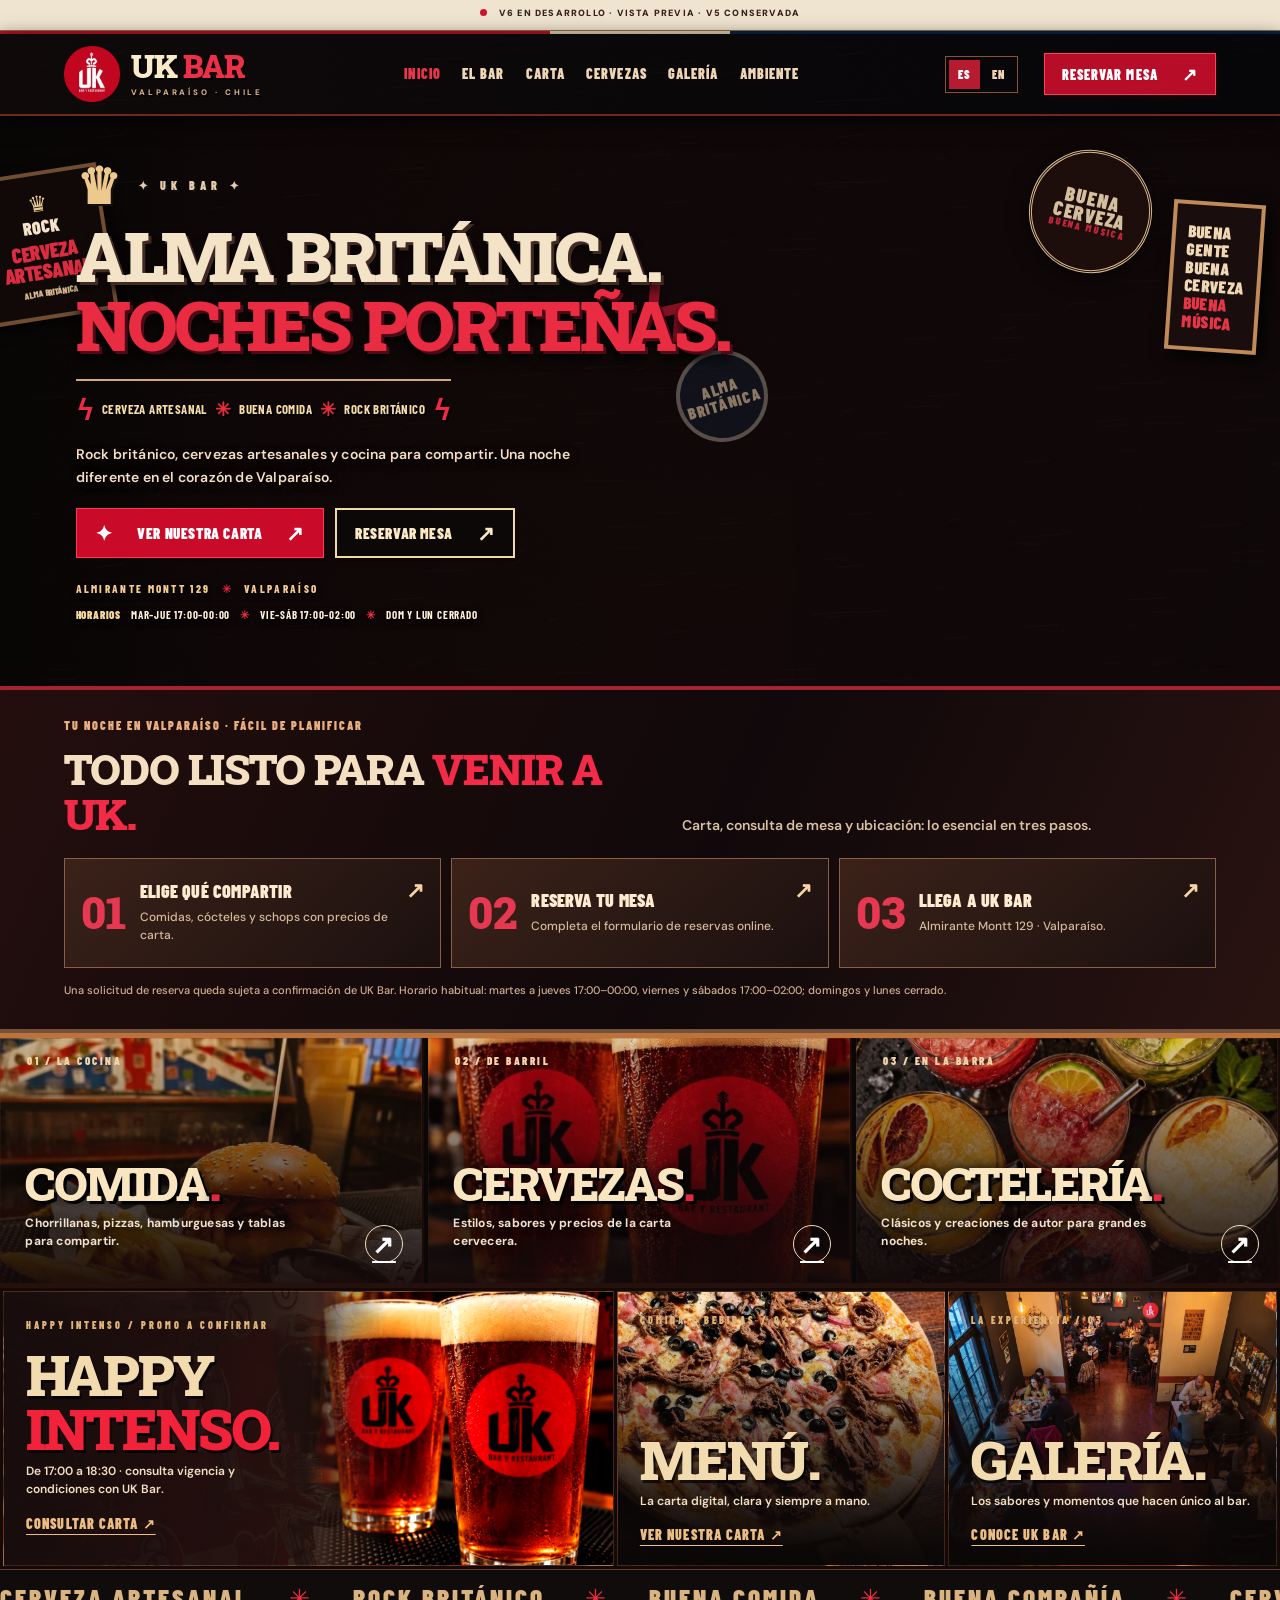
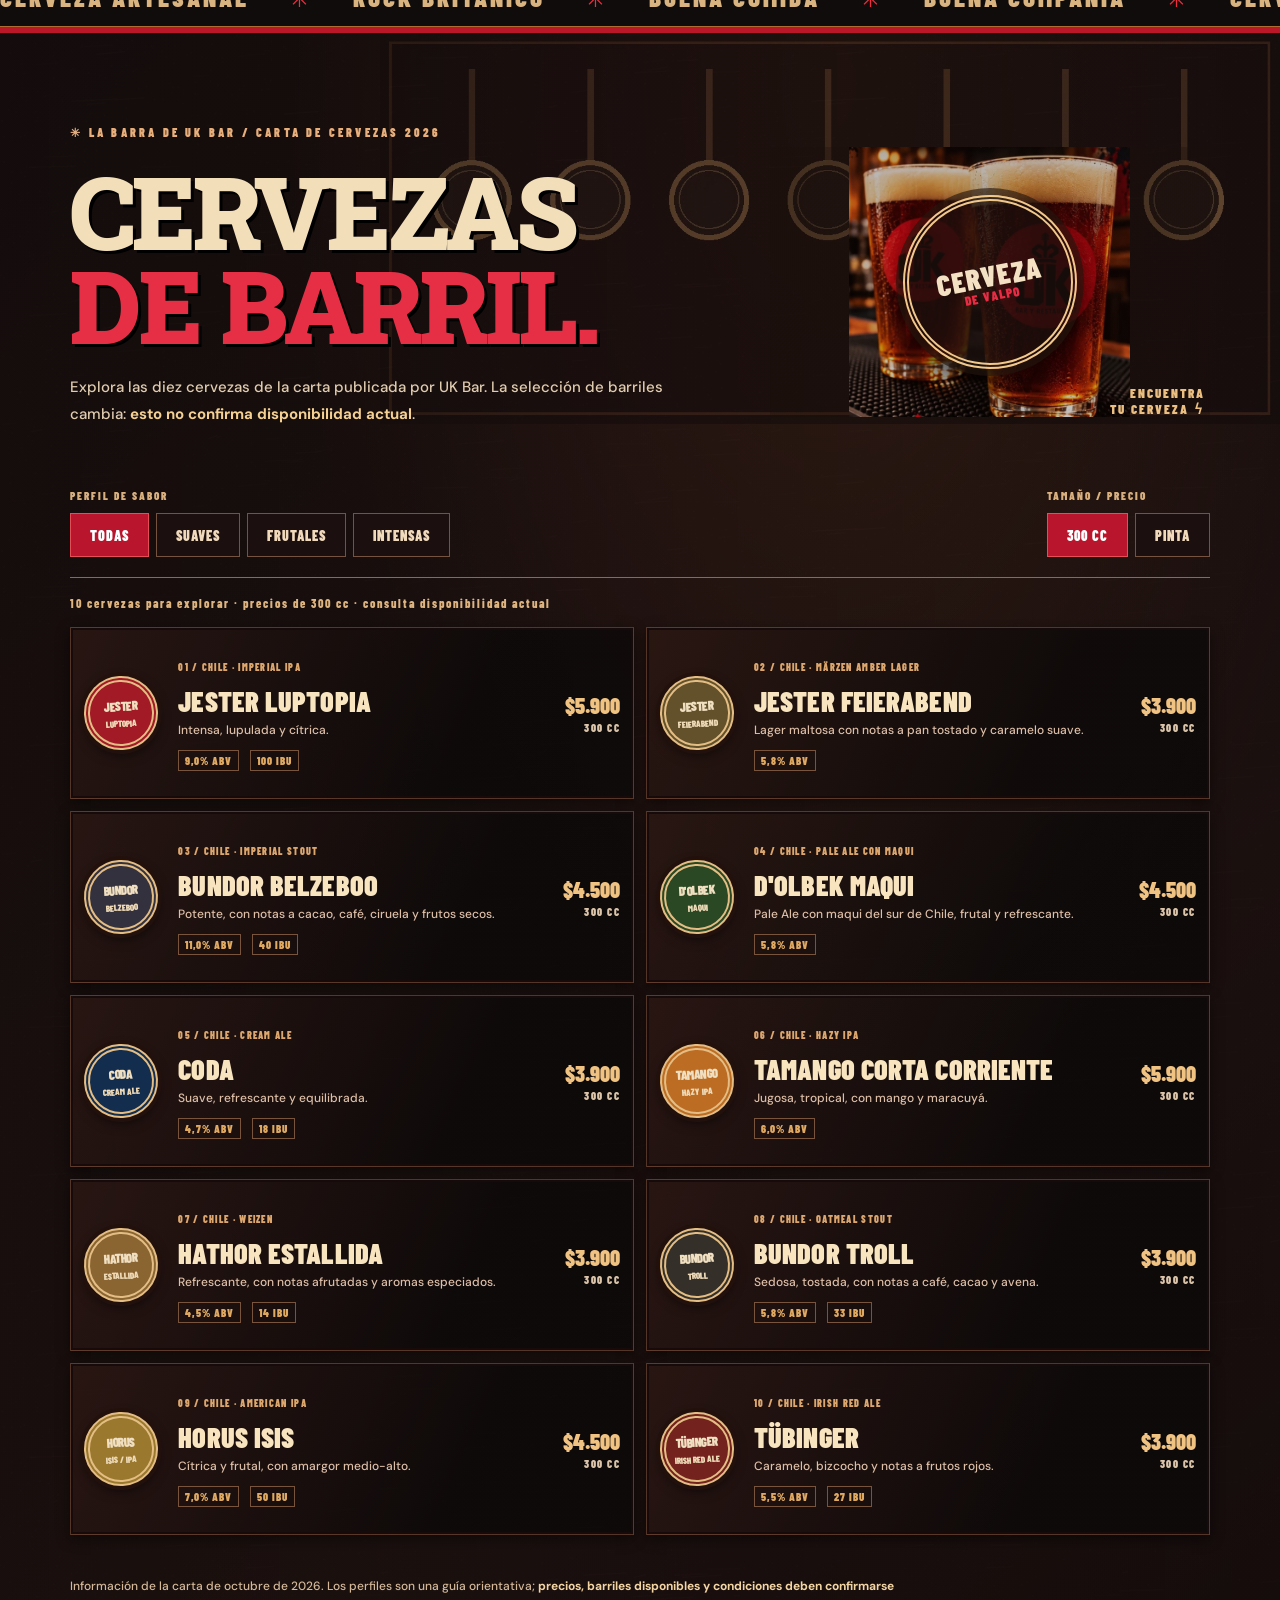
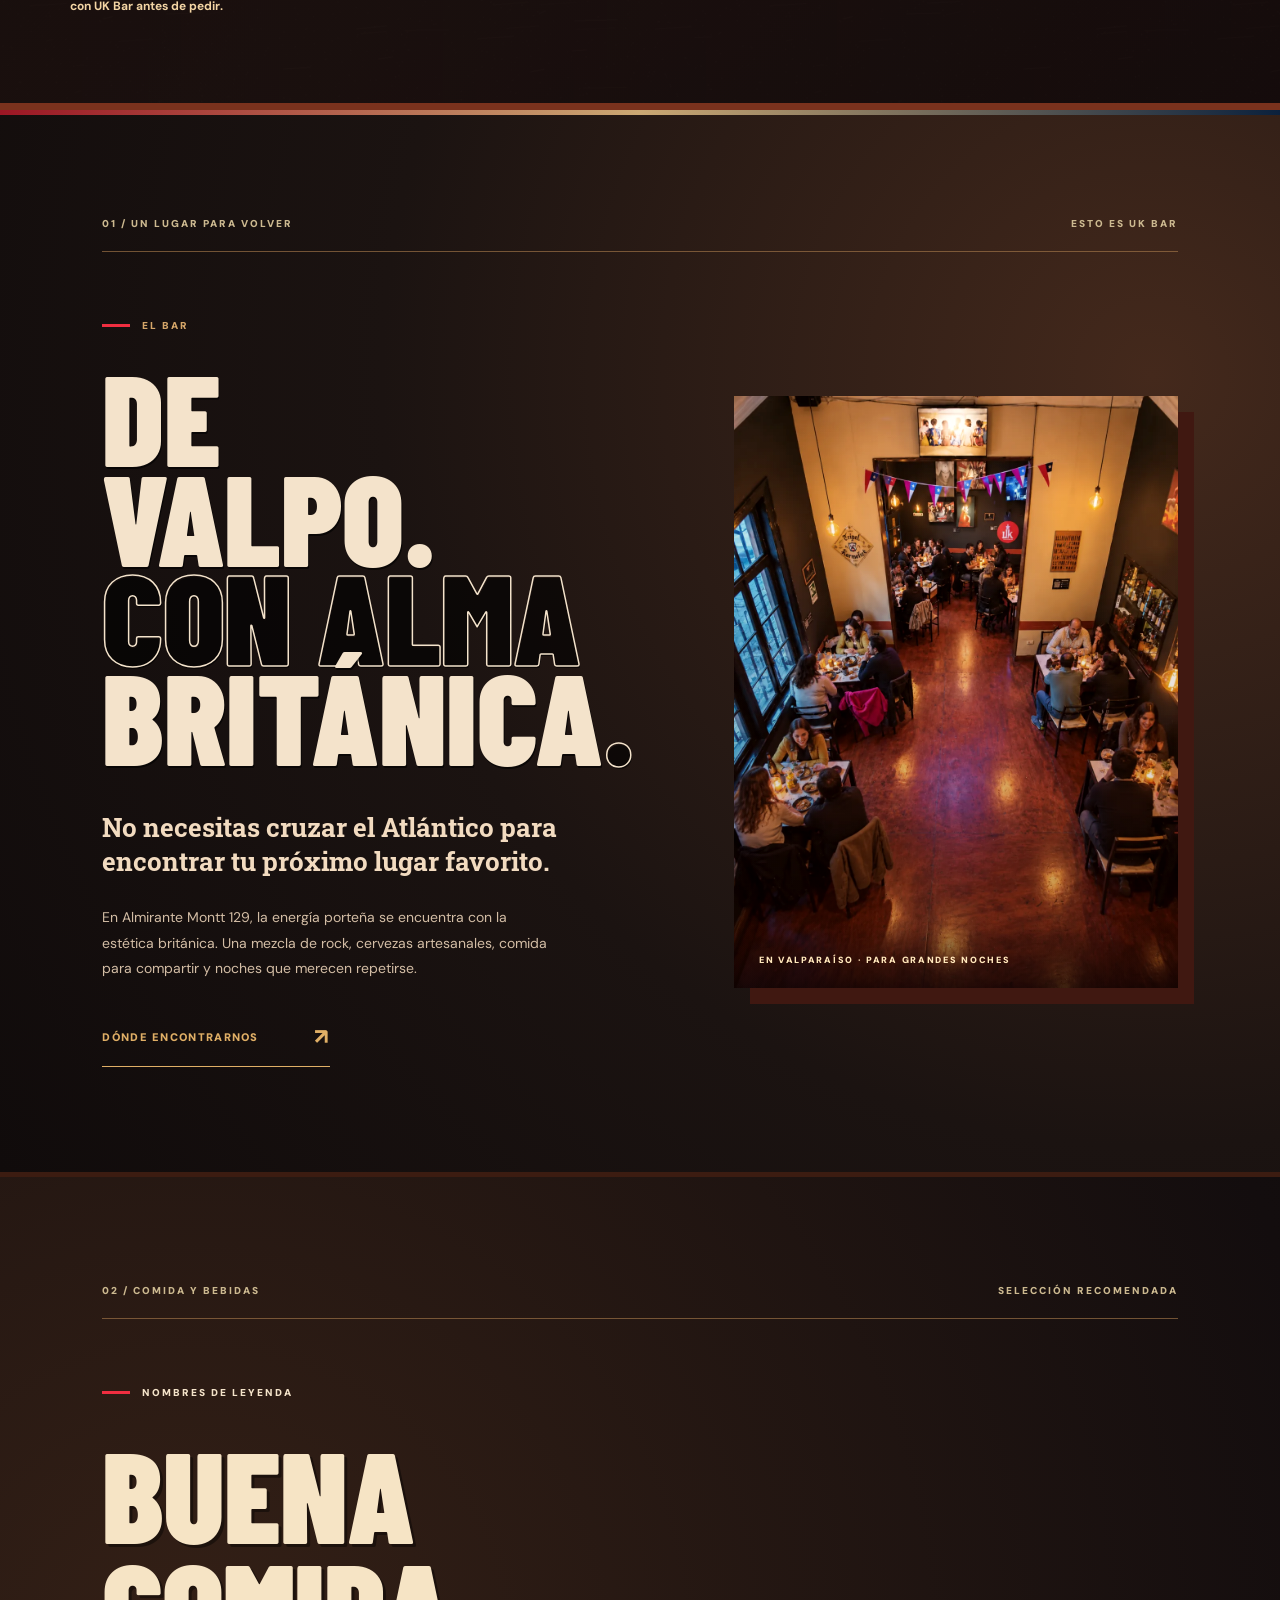
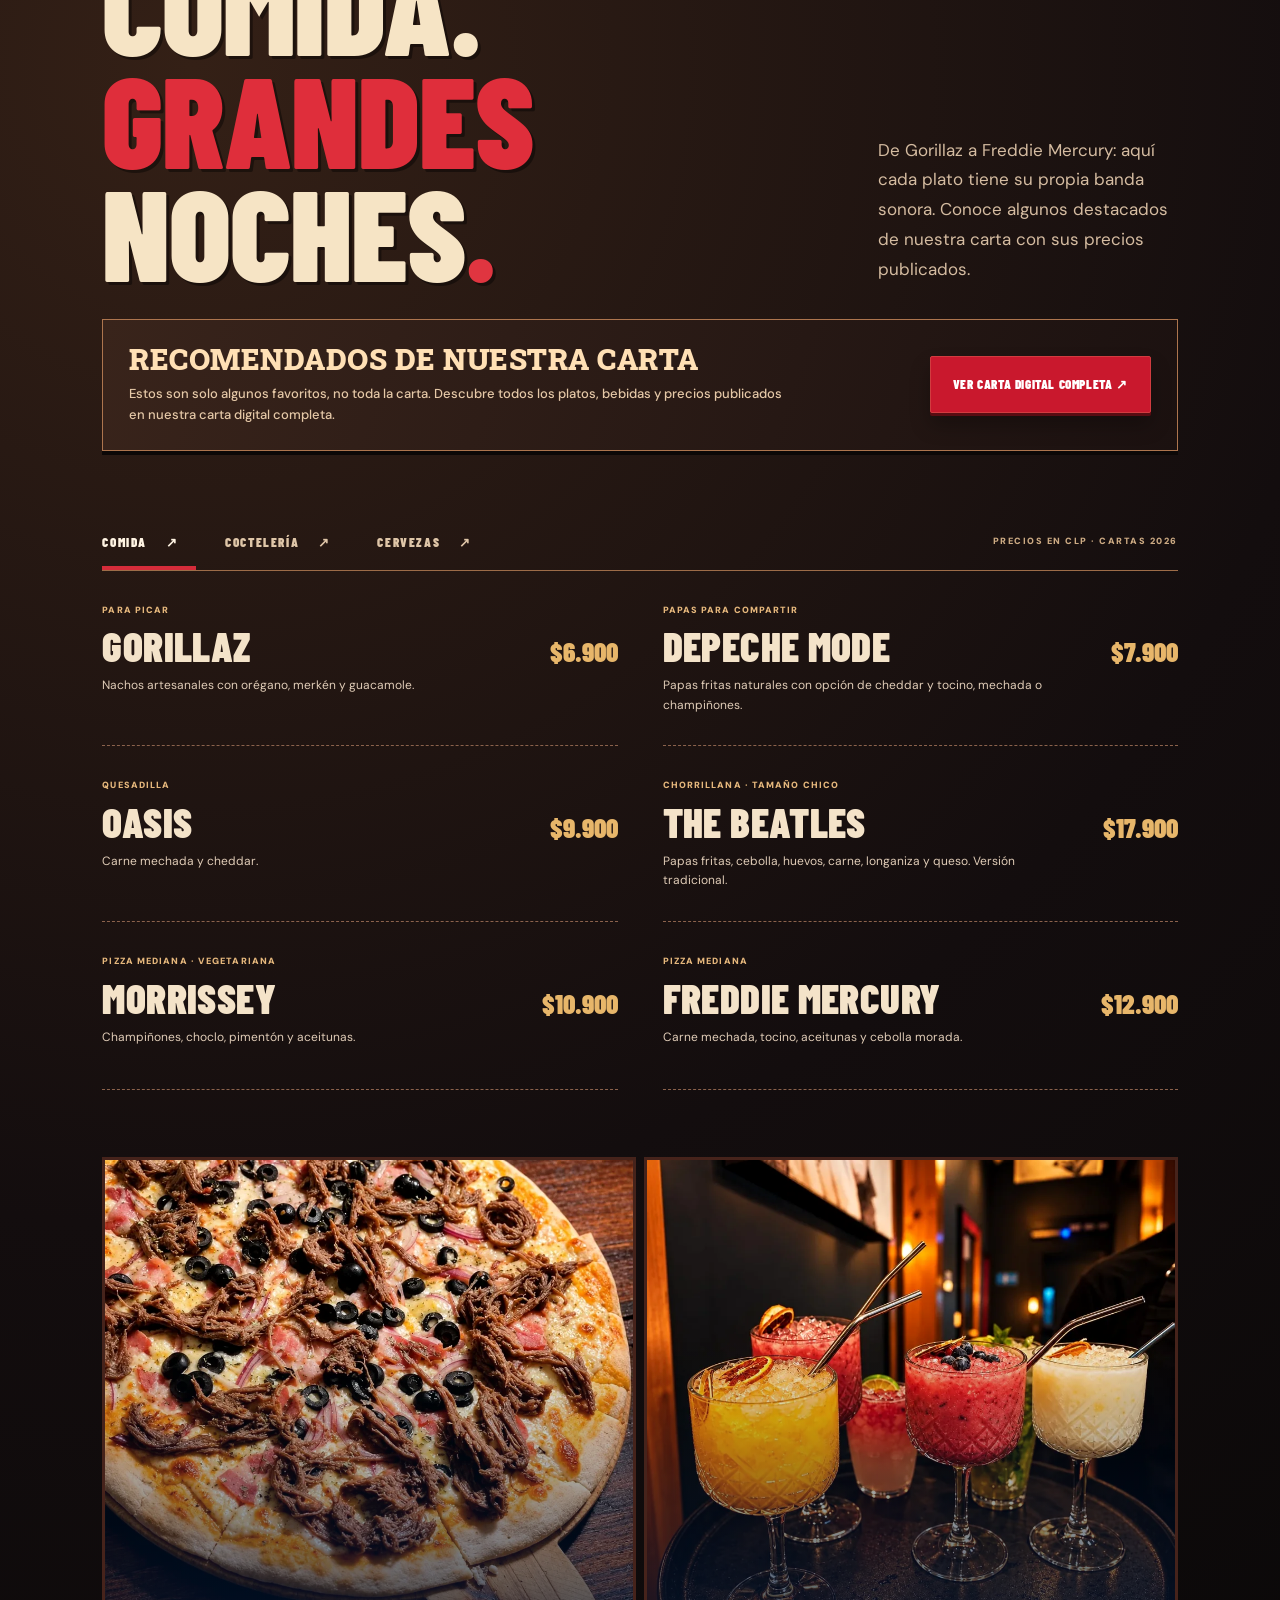
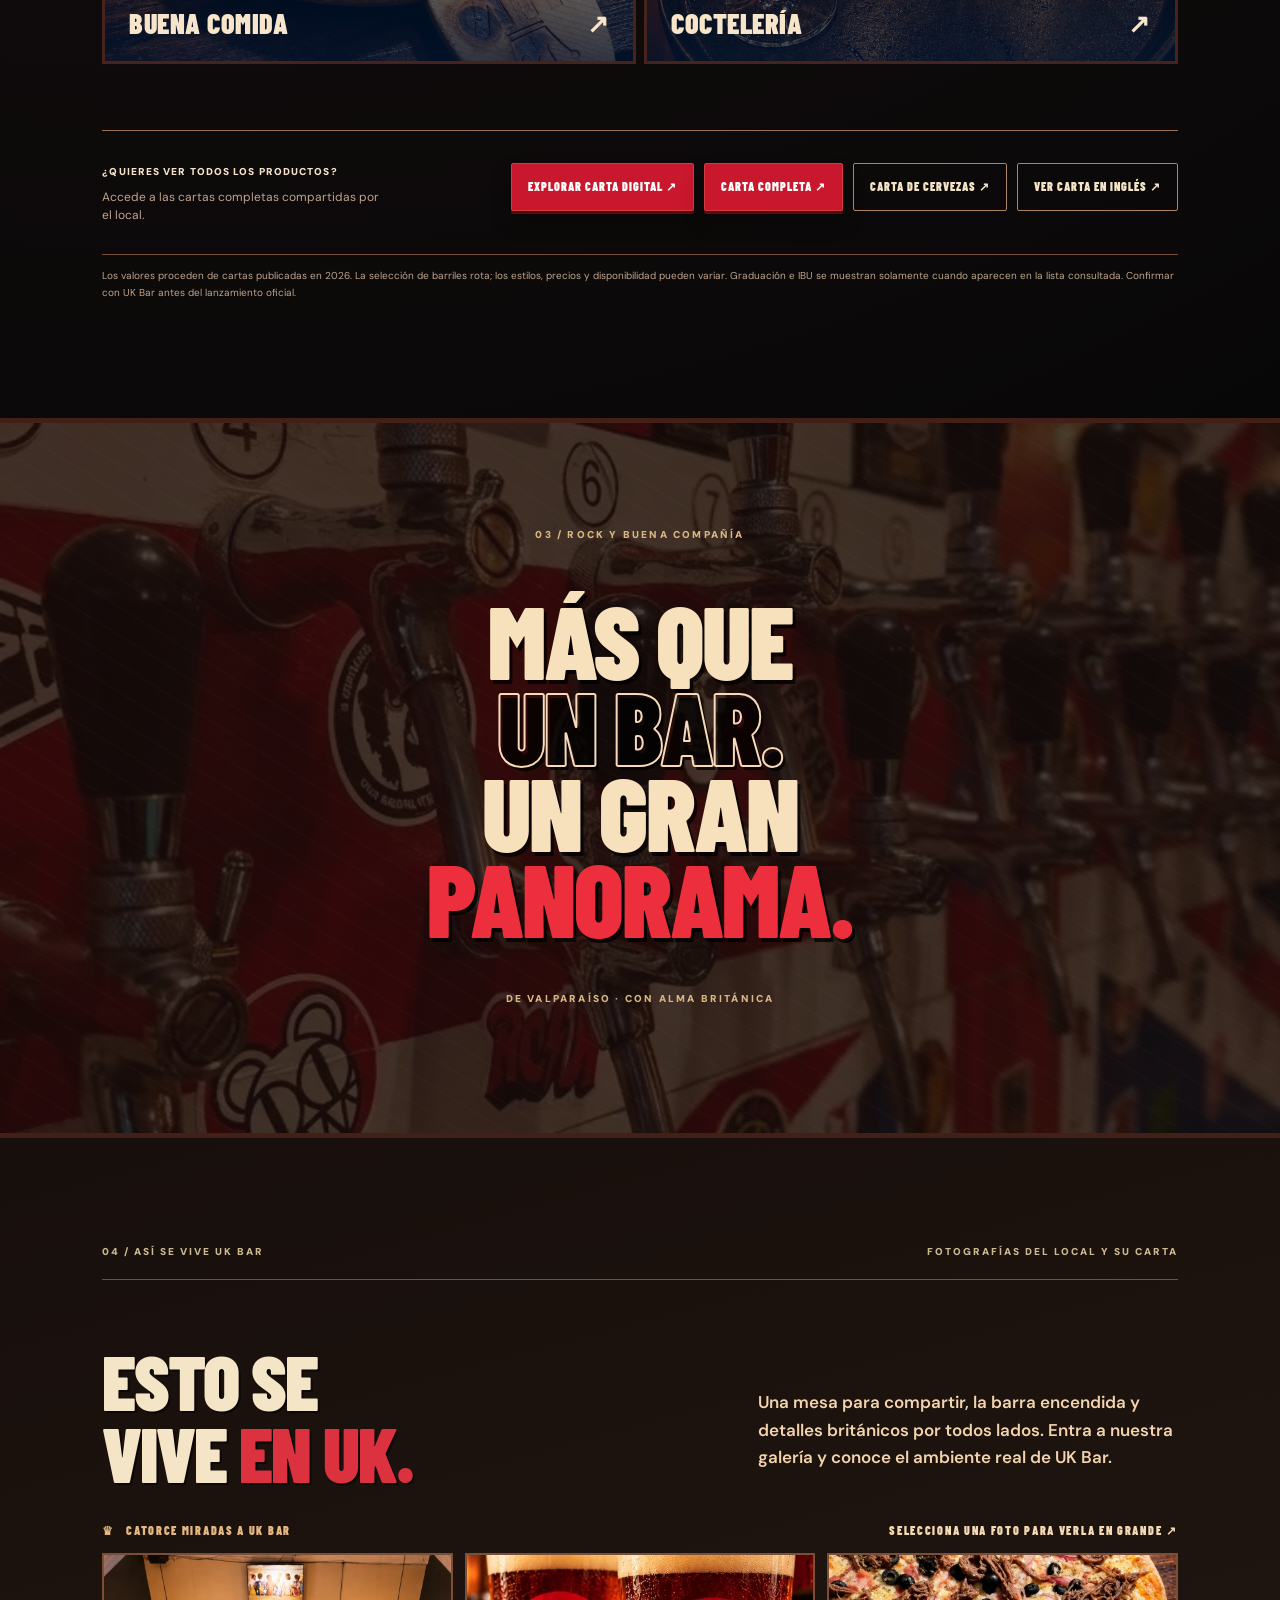
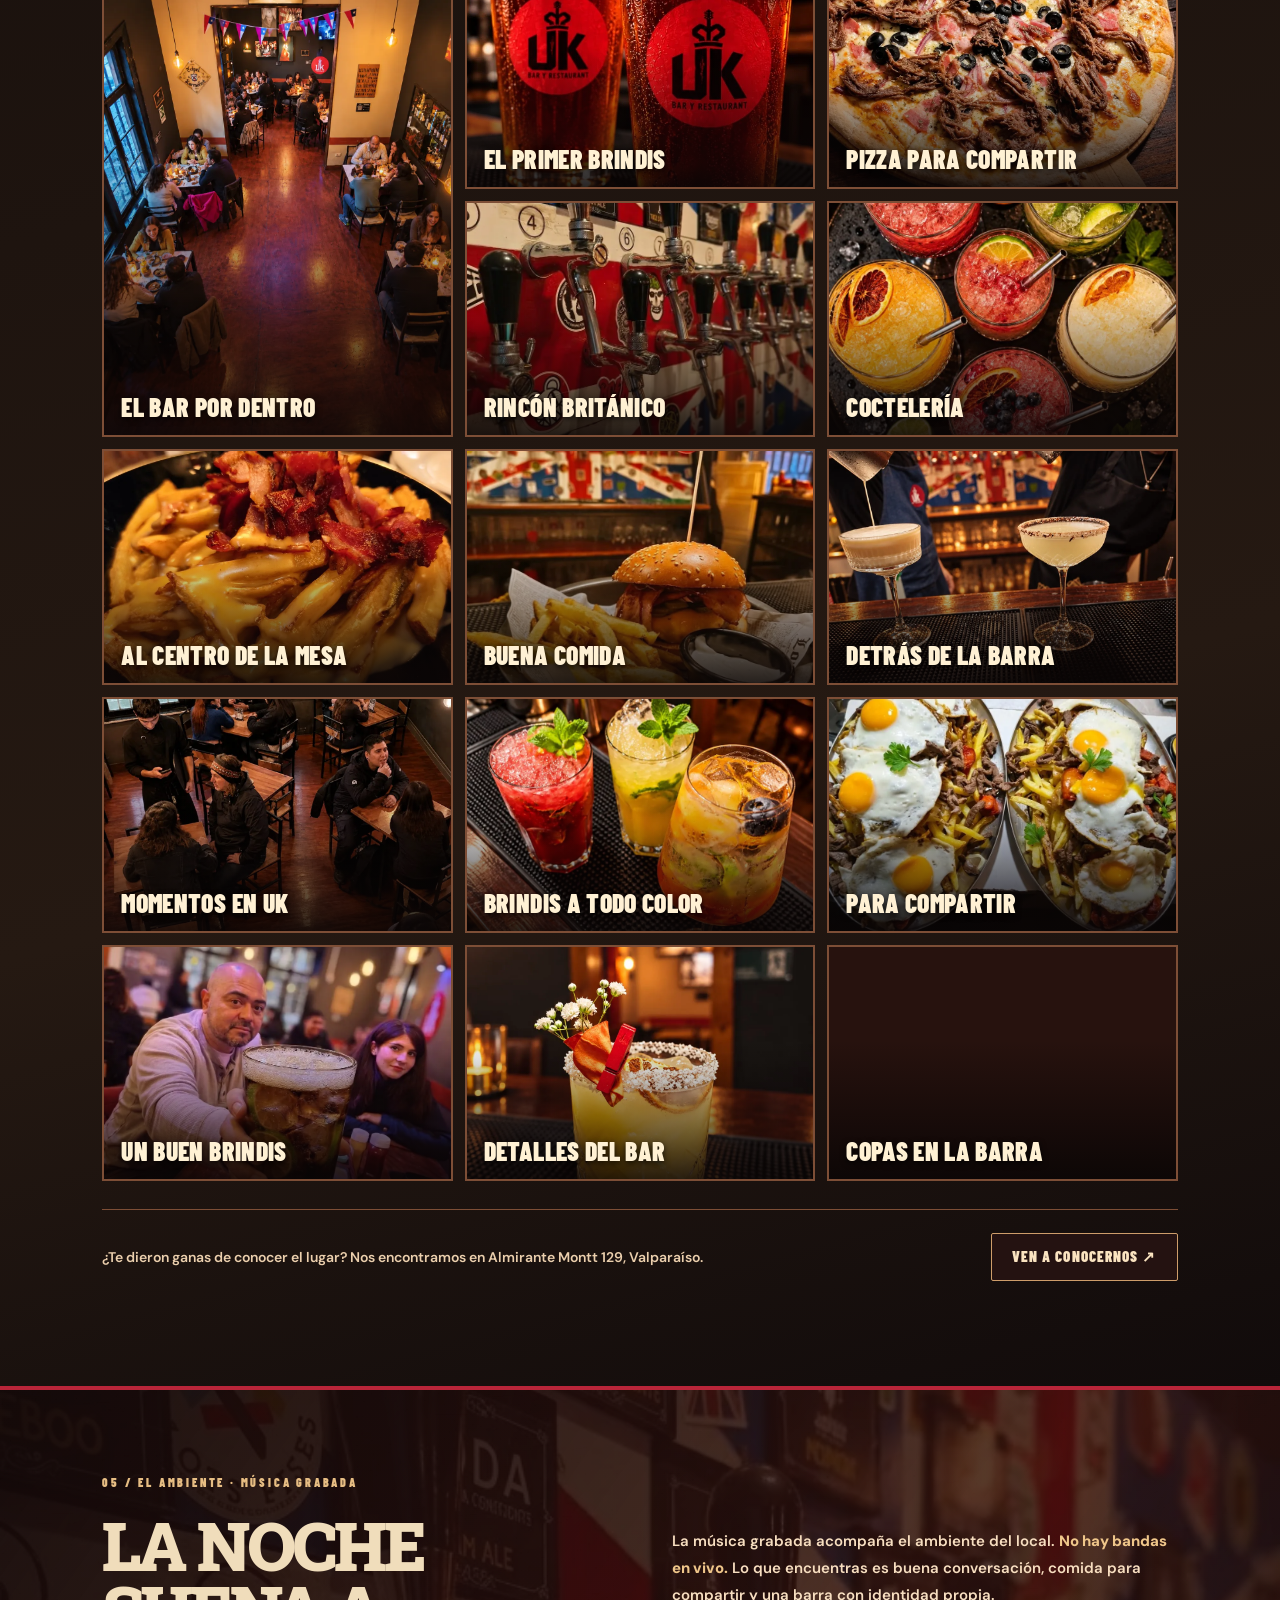
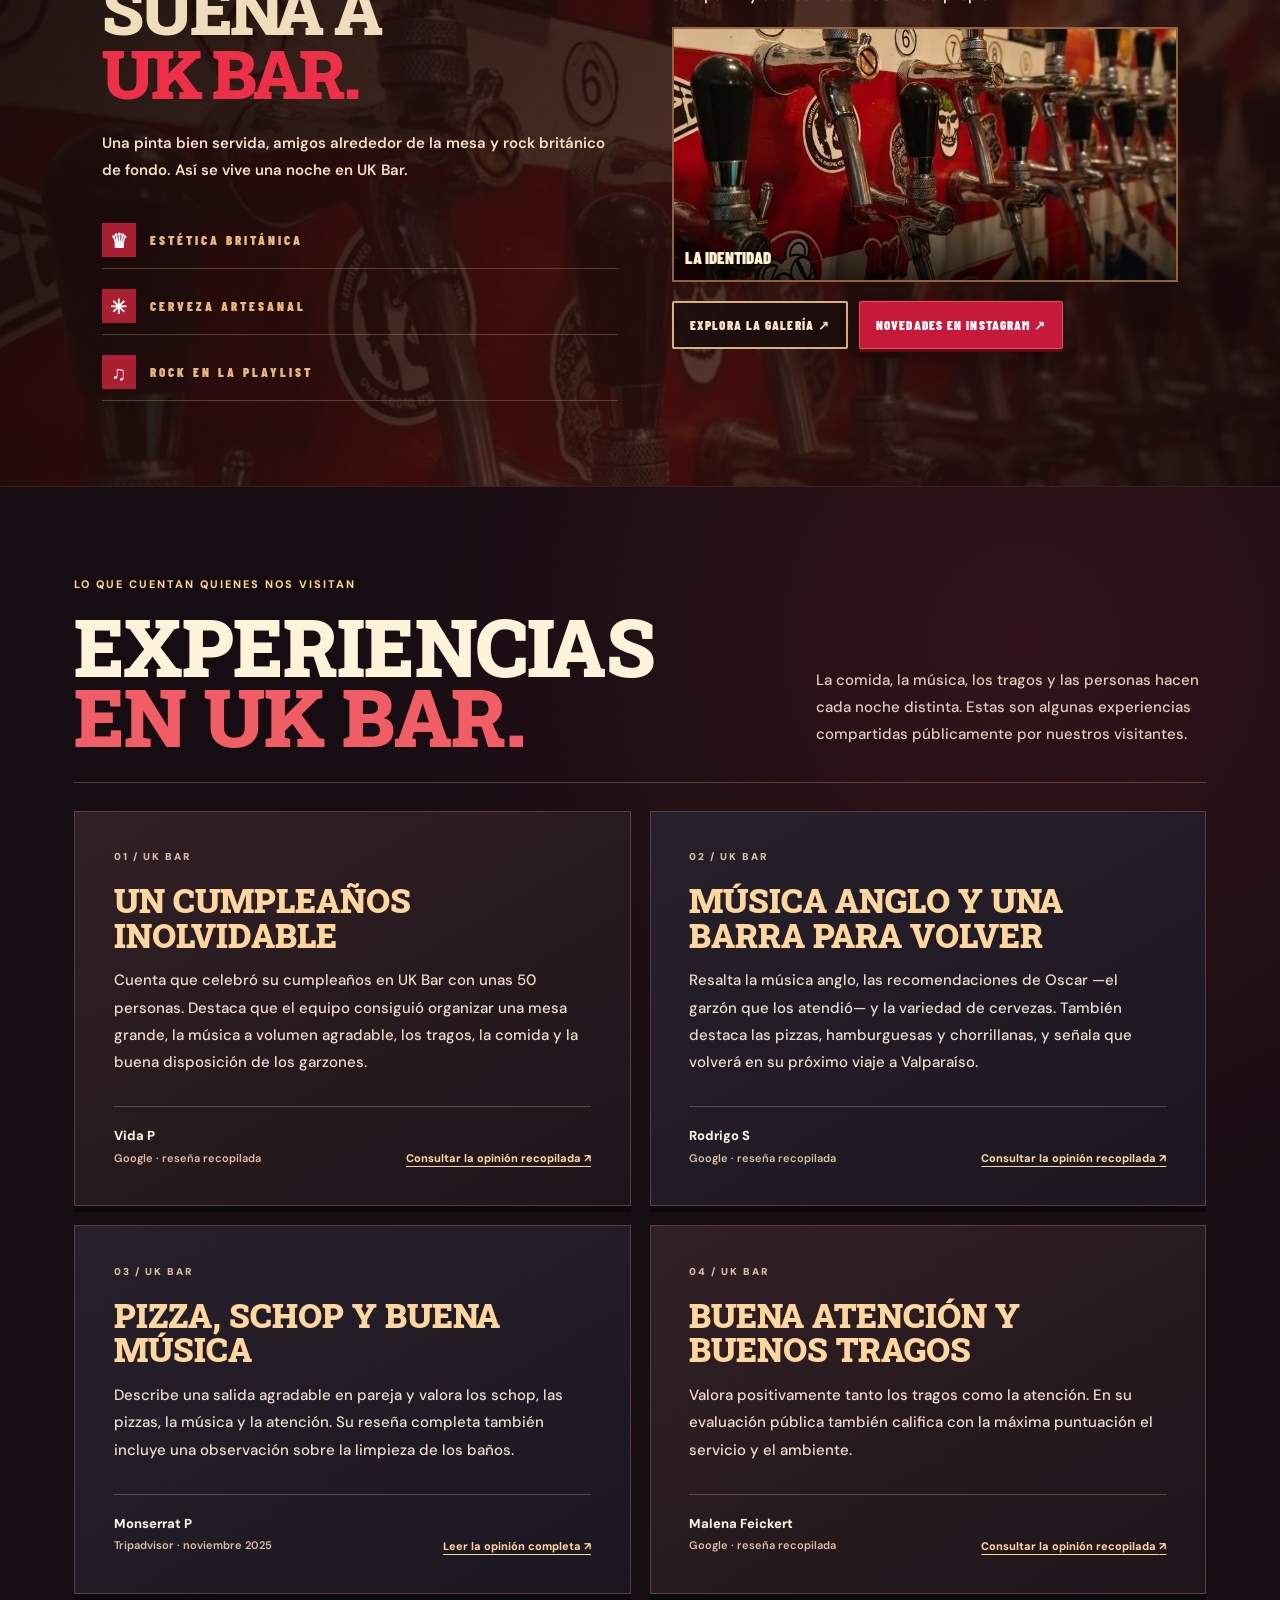
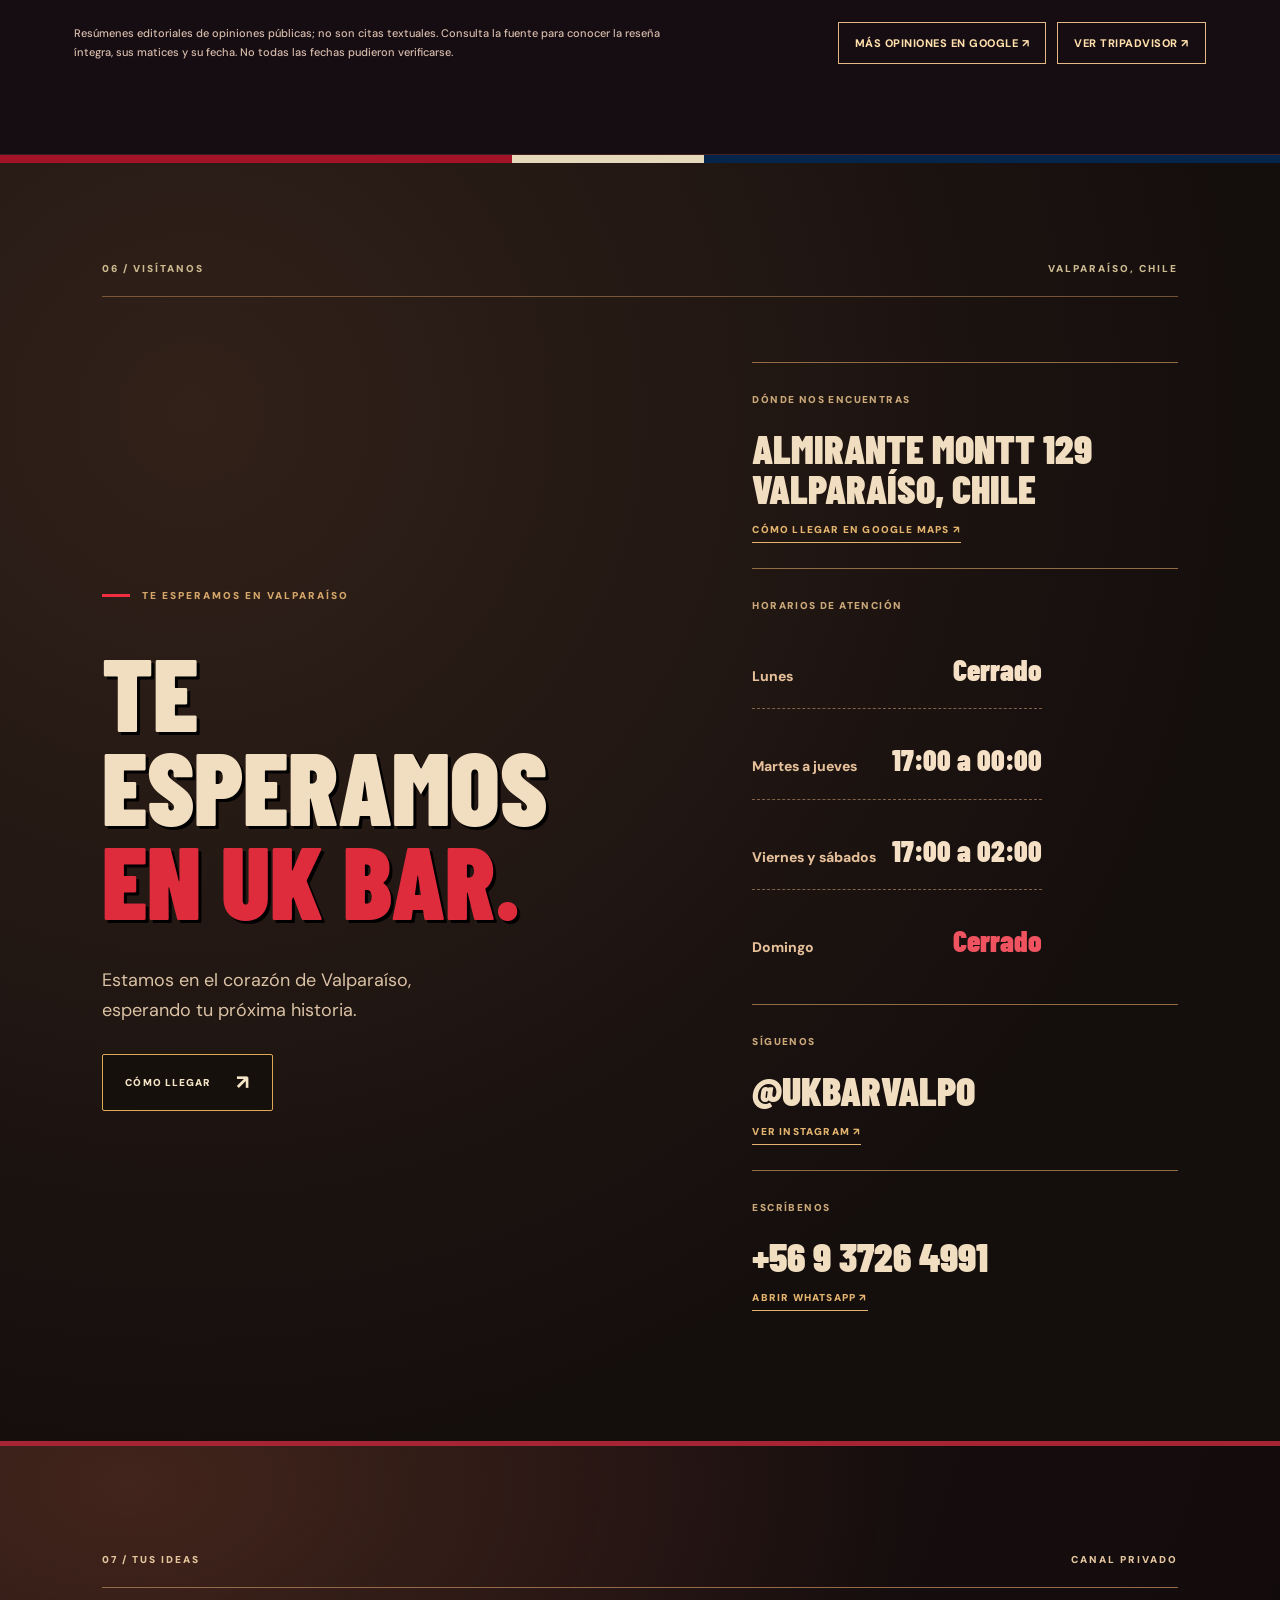
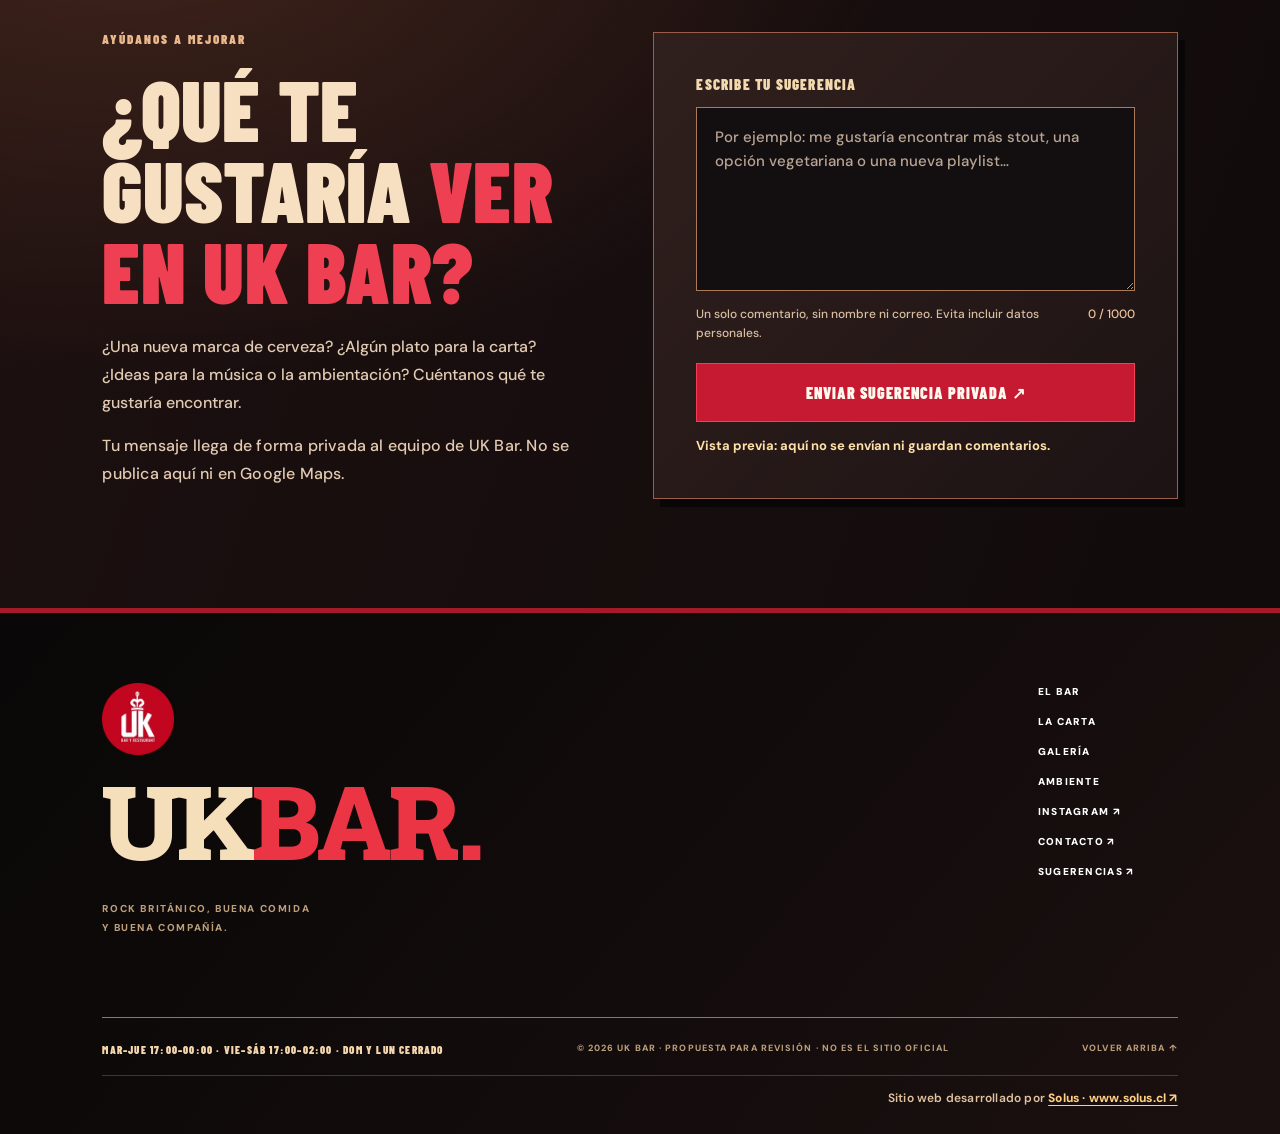
<file: index.html>
<!doctype html>
<html lang="es-CL">
<head>
  <meta charset="utf-8">
  <meta name="viewport" content="width=device-width,initial-scale=1">
  <meta name="theme-color" content="#120a0a">
  <meta name="robots" content="noindex,nofollow">
  <meta name="description" content="Cervezas artesanales, coctelería, pizzas y chorrillanas en UK Bar, Almirante Montt 129, Valparaíso. Revisa nuestra carta digital y reserva tu mesa.">
  <meta property="og:type" content="website">
  <link rel="canonical" href="https://loncodev.github.io/ukbar-preview-v6/">
  <link rel="alternate" hreflang="es-CL" href="https://loncodev.github.io/ukbar-preview-v6/">
  <link rel="alternate" hreflang="en" href="https://loncodev.github.io/ukbar-preview-v6/en/">
  <link rel="alternate" hreflang="x-default" href="https://loncodev.github.io/ukbar-preview-v6/">
  <meta name="color-scheme" content="dark light">
  <meta property="og:title" content="UK Bar Valparaíso | Cervezas artesanales y coctelería">
  <meta property="og:description" content="Disfruta cervezas artesanales, coctelería y buena comida en UK Bar, Valparaíso. Explora la carta y reserva una mesa.">
  <meta property="og:image" content="https://loncodev.github.io/ukbar-preview-v6/assets/og-v6.jpg">
  <meta property="og:image:width" content="1200">
  <meta property="og:image:height" content="630">
  <meta name="twitter:card" content="summary_large_image">
  <title>UK Bar Valparaíso | Cervezas artesanales y coctelería</title>
  <link rel="icon" href="assets/favicon.png" type="image/png">
  <link rel="preconnect" href="https://fonts.googleapis.com">
  <link rel="preconnect" href="https://fonts.gstatic.com" crossorigin>
  <link href="https://fonts.googleapis.com/css2?family=Barlow+Condensed:wght@500;600;700;800;900&family=DM+Sans:wght@400;500;600;700&family=Roboto+Slab:wght@500;600;700;800;900&display=swap" rel="stylesheet" media="print" onload="this.media=&quot;all&quot;"><noscript><link href="https://fonts.googleapis.com/css2?family=Barlow+Condensed:wght@500;600;700;800;900&family=DM+Sans:wght@400;500;600;700&family=Roboto+Slab:wght@500;600;700;800;900&display=swap" rel="stylesheet"></noscript>
  <link rel="preload" href="assets/hero-v6-mobile.webp" as="image" type="image/webp" media="(max-width: 620px)" fetchpriority="high">
  <link rel="preload" href="assets/hero-v6.webp" as="image" type="image/webp" media="(min-width: 621px)" fetchpriority="high">
  <link rel="stylesheet" href="ukbar.min.css?v=feedback20261029">
  <script src="ukbar.min.js?v=gallery8" defer></script>
  <script src="sugerencias.js?v=feedback20261029" defer></script>
  <script type="application/ld+json" id="business-data">{
  "@context": "https://schema.org",
  "@type": "Restaurant",
  "name": "UK Bar & Restaurant",
  "url": "https://loncodev.github.io/ukbar-preview-v6/",
  "image": "https://loncodev.github.io/ukbar-preview-v6/assets/og-v6.jpg",
  "description": "Bar y restaurante en Valparaíso con cervezas artesanales, coctelería, pizzas, chorrillanas y rock británico.",
  "address": {
    "@type": "PostalAddress",
    "streetAddress": "Almirante Montt 129",
    "addressLocality": "Valparaíso",
    "addressCountry": "CL",
    "addressRegion": "Región de Valparaíso"
  },
  "hasMenu": "https://loncodev.github.io/ukbar-preview-v6/carta/",
  "sameAs": [
    "https://www.instagram.com/ukbarvalpo/"
  ],
  "openingHoursSpecification": [
    {
      "@type": "OpeningHoursSpecification",
      "dayOfWeek": [
        "Tuesday",
        "Wednesday",
        "Thursday"
      ],
      "opens": "17:00",
      "closes": "00:00"
    },
    {
      "@type": "OpeningHoursSpecification",
      "dayOfWeek": [
        "Friday",
        "Saturday"
      ],
      "opens": "17:00",
      "closes": "02:00"
    }
  ],
  "@id": "https://loncodev.github.io/ukbar-preview-v6/#restaurant",
  "telephone": "+56 9 3726 4991",
  "menu": "https://loncodev.github.io/ukbar-preview-v6/carta/"
}</script>
  <script defer src="analytics.js?v=ga4-20261111"></script>
</head>
<body>
  <a class="skip" href="#main">Saltar al contenido</a>
  <div class="proposal-banner"><span class="proposal-dot"></span> V6 EN DESARROLLO · VISTA PREVIA · V5 CONSERVADA</div>
  <div class="brand-stripe" aria-hidden="true"><span></span><span></span><span></span></div>
  <header class="site-header">
    <a class="brand" href="#inicio">
      <img src="assets/logo-ukbar.webp" width="58" height="58" alt="" />
      <span class="brand-wordmark">UK <em>BAR</em><small>VALPARAÍSO · CHILE</small></span>
    </a>
    <nav class="navigation" aria-label="Navegación principal">
      <a href="#inicio">INICIO</a>
      <a href="#elbar">EL BAR</a>
      <a href="carta/">CARTA</a>
      <a href="#tapwall">CERVEZAS</a>
      <a href="#galeria">GALERÍA</a>
      <a href="#ambiente">AMBIENTE</a>
    </nav>
    <nav class="language-nav" aria-label="Idioma"><span aria-current="page" lang="es">ES</span><a href="en/" hreflang="en" lang="en" aria-label="EN — View site in English">EN</a></nav>
    <a class="button button-small button-red header-action" href="https://docs.google.com/forms/d/e/1FAIpQLSf3SAMyted1qxLxRD5GVT5lrSHHYBTZ5Grac81x-aX2-lOyBA/viewform" target="_blank" rel="noopener noreferrer">RESERVAR MESA <span aria-hidden="true">↗</span></a>
    <button class="menu-toggle" aria-label="Abrir menú" aria-controls="mobile-menu" aria-expanded="false" type="button"><span></span><span></span><span></span></button>
  </header>
  <nav class="mobile-menu" id="mobile-menu" aria-label="Navegación móvil" hidden>
    <a href="#inicio">INICIO</a><a href="#elbar">EL BAR</a><a href="carta/">CARTA</a><a href="#tapwall">CERVEZAS</a><a href="#galeria">GALERÍA</a><a href="#ambiente">AMBIENTE</a><a href="#visitanos">VISÍTANOS</a><a href="#sugerencias">SUGERENCIAS</a>
    <a href="https://docs.google.com/forms/d/e/1FAIpQLSf3SAMyted1qxLxRD5GVT5lrSHHYBTZ5Grac81x-aX2-lOyBA/viewform" target="_blank" rel="noopener noreferrer">RESERVAR MESA ↗</a>
    <a href="en/" hreflang="en" lang="en">ENGLISH VERSION / EN ↗</a>
  </nav>

  <main id="main">
    <section class="hero pub-hero v5-hero v6-hero" id="inicio" aria-labelledby="hero-title">
      <picture class="v6-hero-picture"><source media="(max-width: 620px)" type="image/webp" srcset="assets/hero-v6-mobile.webp"><img class="v6-hero-bg" src="assets/hero-v6.webp" width="1680" height="840" alt="" decoding="async" fetchpriority="high"></picture>
      <div class="v6-halftone" aria-hidden="true"></div>
      <div class="v6-pub-poster v6-poster-left" aria-hidden="true"><span>ROCK</span><b>CERVEZA<br>ARTESANAL</b><i>ALMA BRITÁNICA</i></div>
      <div class="v6-hero-content">
        <div class="v6-crown" aria-hidden="true">♛<span>✦ UK BAR ✦</span></div>
        <h1 id="hero-title"><span class="v6-cream">ALMA BRITÁNICA.</span><span class="v6-red">NOCHES PORTEÑAS.</span></h1>
        <div class="v6-energy-line"><span aria-hidden="true">ϟ</span><strong>CERVEZA ARTESANAL</strong><b>✳</b><strong>BUENA COMIDA</strong><b>✳</b><strong>ROCK BRITÁNICO</strong><span aria-hidden="true">ϟ</span></div>
        <p class="v6-intro">Rock británico, cervezas artesanales y cocina para compartir. Una noche diferente en el corazón de Valparaíso.</p>
        <div class="hero-actions">
          <a class="button button-red" href="carta/"><span aria-hidden="true">✦</span> VER NUESTRA CARTA <span aria-hidden="true">↗</span></a>
          <a class="button pub-outline" href="https://docs.google.com/forms/d/e/1FAIpQLSf3SAMyted1qxLxRD5GVT5lrSHHYBTZ5Grac81x-aX2-lOyBA/viewform" target="_blank" rel="noopener noreferrer">RESERVAR MESA <span aria-hidden="true">↗</span></a>
        </div>
        <div class="v6-hero-location">ALMIRANTE MONTT 129 <span>✳</span> VALPARAÍSO</div>
        <div class="v6-hero-hours"><span>HORARIOS</span><strong>MAR–JUE 17:00–00:00</strong><b>✳</b><strong>VIE–SÁB 17:00–02:00</strong><b>✳</b><strong>DOM Y LUN CERRADO</strong></div>
      </div>
      <div class="v6-hero-art" aria-hidden="true">
        <div class="v6-art-stamp">BUENA<br>CERVEZA<br><small>BUENA MÚSICA</small></div>
        <div class="v6-roundel">ALMA<br>BRITÁNICA</div>
        <div class="v6-side-sign">BUENA<br>GENTE<br>BUENA<br>CERVEZA<br><em>BUENA<br>MÚSICA</em></div>
        <div class="v6-lightning">ϟ</div>
      </div>
    </section>
    <section class="uk-visit-steps" id="planifica" aria-labelledby="uk-visit-steps-title">
      <div class="uk-visit-steps-head"><span class="uk-visit-steps-eyebrow">TU NOCHE EN VALPARAÍSO · FÁCIL DE PLANIFICAR</span><h2 id="uk-visit-steps-title">TODO LISTO PARA <em>VENIR A UK.</em></h2><p>Carta, consulta de mesa y ubicación: lo esencial en tres pasos.</p></div>
      <div class="uk-visit-step-grid">
        <a class="uk-visit-step" href="carta/">
          <span class="uk-visit-step-no">01</span><span class="uk-visit-step-copy"><strong>ELIGE QUÉ COMPARTIR</strong><small>Comidas, cócteles y schops con precios de carta.</small></span><span class="uk-visit-step-arrow" aria-hidden="true">↗</span></a>
        <a class="uk-visit-step" href="https://docs.google.com/forms/d/e/1FAIpQLSf3SAMyted1qxLxRD5GVT5lrSHHYBTZ5Grac81x-aX2-lOyBA/viewform" target="_blank" rel="noopener noreferrer">
          <span class="uk-visit-step-no">02</span><span class="uk-visit-step-copy"><strong>RESERVA TU MESA</strong><small>Completa el formulario de reservas online.</small></span><span class="uk-visit-step-arrow" aria-hidden="true">↗</span></a>
        <a class="uk-visit-step" href="https://www.google.com/maps/search/?api=1&amp;query=UK+Bar+Almirante+Montt+129+Valparaiso" target="_blank" rel="noopener noreferrer">
          <span class="uk-visit-step-no">03</span><span class="uk-visit-step-copy"><strong>LLEGA A UK BAR</strong><small>Almirante Montt 129 · Valparaíso.</small></span><span class="uk-visit-step-arrow" aria-hidden="true">↗</span></a>
      </div>
      <p class="uk-visit-step-note">Una solicitud de reserva queda sujeta a confirmación de UK Bar. Horario habitual: martes a jueves 17:00–00:00, viernes y sábados 17:00–02:00; domingos y lunes cerrado.</p>
    </section>
    <section class="pub-features v5-features" aria-label="Explora UK Bar">
      <a class="pub-feature pub-feature-food" href="#carta" data-target-tab="comida"><span class="pub-feature-caption">01 / LA COCINA</span><h2>COMIDA<span>.</span></h2><p>Chorrillanas, pizzas, hamburguesas y tablas para compartir.</p><span class="pub-feature-link" aria-hidden="true">↗</span></a>
      <a class="pub-feature pub-feature-beer" href="#tapwall"><span class="pub-feature-caption">02 / DE BARRIL</span><h2>CERVEZAS<span>.</span></h2><p>Estilos, sabores y precios de la carta cervecera.</p><span class="pub-feature-link" aria-hidden="true">↗</span></a>
      <a class="pub-feature pub-feature-drinks" href="#carta" data-target-tab="cocteles"><span class="pub-feature-caption">03 / EN LA BARRA</span><h2>COCTELERÍA<span>.</span></h2><p>Clásicos y creaciones de autor para grandes noches.</p><span class="pub-feature-link" aria-hidden="true">↗</span></a>
    </section>
    <section class="v5-quick-links" aria-label="Novedades y enlaces principales">
      <a class="v5-quick v5-happy" href="#tapwall">
        <div><span class="v5-mini">HAPPY INTENSO / PROMO A CONFIRMAR</span><h2><span>HAPPY</span><br><em>INTENSO.</em></h2><p>De 17:00 a 18:30 · consulta vigencia y condiciones con UK Bar.</p><strong>CONSULTAR CARTA ↗</strong></div>
        <img src="assets/shops-pair.webp" width="660" height="635" alt="Dos schop en vasos con el logo original UK Bar" loading="lazy">
      </a>
      <a class="v5-quick v5-quick-menu" href="carta/"><span class="v5-mini">COMIDA Y BEBIDAS / 02</span><h2>MENÚ.</h2><p>La carta digital, clara y siempre a mano.</p><strong>VER NUESTRA CARTA ↗</strong></a>
      <a class="v5-quick v5-quick-gallery" href="#galeria"><span class="v5-mini">LA EXPERIENCIA / 03</span><h2>GALERÍA.</h2><p>Los sabores y momentos que hacen único al bar.</p><strong>CONOCE UK BAR ↗</strong></a>
    </section>
    <div class="marquee" aria-hidden="true">
      <div class="marquee-track" aria-hidden="true">CERVEZA ARTESANAL <b>✳</b> ROCK BRITÁNICO <b>✳</b> BUENA COMIDA <b>✳</b> BUENA COMPAÑÍA <b>✳</b> CERVEZA ARTESANAL <b>✳</b> ROCK BRITÁNICO <b>✳</b> BUENA COMIDA <b>✳</b> BUENA COMPAÑÍA <b>✳</b></div>
    </div>

    <section id="tapwall" class="v6-taproom" aria-labelledby="tapwall-title">
      <div class="v6-taproom-head">
        <div><span class="v6-kicker">✳ LA BARRA DE UK BAR / CARTA DE CERVEZAS 2026</span>
          <h2 id="tapwall-title">CERVEZAS<br><em>DE BARRIL.</em></h2>
          <p>Explora las diez cervezas de la carta publicada por UK Bar. La selección de barriles cambia: <strong>esto no confirma disponibilidad actual</strong>.</p>
        </div>
        <div class="v6-taproom-visual" aria-hidden="true"><span class="v6-taproom-ring">CERVEZA<br><small>DE VALPO</small></span><span class="v6-taproom-small">ENCUENTRA<br>TU CERVEZA ϟ</span></div>
      </div>
      <div class="v6-taproom-controls">
        <div class="v6-control-group"><span id="v6-beer-profile-label">PERFIL DE SABOR</span>
          <div class="v6-control-options" role="group" aria-labelledby="v6-beer-profile-label">
            <button type="button" class="v6-filter is-selected" data-beer-filter="all" aria-pressed="true">TODAS</button>
            <button type="button" class="v6-filter" data-beer-filter="suave" aria-pressed="false">SUAVES</button>
            <button type="button" class="v6-filter" data-beer-filter="frutal" aria-pressed="false">FRUTALES</button>
            <button type="button" class="v6-filter" data-beer-filter="intensa" aria-pressed="false">INTENSAS</button>
          </div>
        </div>
        <div class="v6-control-group"><span id="v6-beer-size-label">TAMAÑO / PRECIO</span>
          <div class="v6-control-options v6-size-options" role="group" aria-labelledby="v6-beer-size-label">
            <button type="button" class="v6-size is-selected" data-beer-size="300" aria-pressed="true">300 CC</button>
            <button type="button" class="v6-size" data-beer-size="pint" aria-pressed="false">PINTA</button>
          </div>
        </div>
      </div>
      <p id="v6-beer-status" class="v6-beer-status" aria-live="polite" aria-atomic="true">10 cervezas para explorar · precios de 300 cc</p>
      <div class="v6-tap-list">
        <article class="v6-tap" data-profile="intensa" data-price-300="5900" data-price-pint="6900">
          <div class="v6-tap-badge v6-badge-jester" aria-hidden="true"><span>JESTER</span><small>LUPTOPIA</small></div>
          <div class="v6-tap-meta"><span>01 / CHILE · IMPERIAL IPA</span><h3>JESTER LUPTOPIA</h3><p>Intensa, lupulada y cítrica.</p><div class="v6-tap-figures"><span>9,0% ABV</span><span>100 IBU</span></div></div>
          <div class="v6-tap-price"><strong class="v6-tap-amount">$5.900</strong><small class="v6-tap-volume">300 CC</small></div>
        </article>
        <article class="v6-tap" data-profile="suave" data-price-300="3900" data-price-pint="4900">
          <div class="v6-tap-badge v6-badge-feierabend" aria-hidden="true"><span>JESTER</span><small>FEIERABEND</small></div>
          <div class="v6-tap-meta"><span>02 / CHILE · MÄRZEN AMBER LAGER</span><h3>JESTER FEIERABEND</h3><p>Lager maltosa con notas a pan tostado y caramelo suave.</p><div class="v6-tap-figures"><span>5,8% ABV</span></div></div>
          <div class="v6-tap-price"><strong class="v6-tap-amount">$3.900</strong><small class="v6-tap-volume">300 CC</small></div>
        </article>
        <article class="v6-tap" data-profile="intensa" data-price-300="4500" data-price-pint="5500">
          <div class="v6-tap-badge v6-badge-belzeboo" aria-hidden="true"><span>BUNDOR</span><small>BELZEBOO</small></div>
          <div class="v6-tap-meta"><span>03 / CHILE · IMPERIAL STOUT</span><h3>BUNDOR BELZEBOO</h3><p>Potente, con notas a cacao, café, ciruela y frutos secos.</p><div class="v6-tap-figures"><span>11,0% ABV</span><span>40 IBU</span></div></div>
          <div class="v6-tap-price"><strong class="v6-tap-amount">$4.500</strong><small class="v6-tap-volume">300 CC</small></div>
        </article>
        <article class="v6-tap" data-profile="frutal" data-price-300="4500" data-price-pint="5500">
          <div class="v6-tap-badge v6-badge-dolbek" aria-hidden="true"><span>D&#x27;OLBEK</span><small>MAQUI</small></div>
          <div class="v6-tap-meta"><span>04 / CHILE · PALE ALE CON MAQUI</span><h3>D&#x27;OLBEK MAQUI</h3><p>Pale Ale con maqui del sur de Chile, frutal y refrescante.</p><div class="v6-tap-figures"><span>5,8% ABV</span></div></div>
          <div class="v6-tap-price"><strong class="v6-tap-amount">$4.500</strong><small class="v6-tap-volume">300 CC</small></div>
        </article>
        <article class="v6-tap" data-profile="suave" data-price-300="3900" data-price-pint="4900">
          <div class="v6-tap-badge v6-badge-coda" aria-hidden="true"><span>CODA</span><small>CREAM ALE</small></div>
          <div class="v6-tap-meta"><span>05 / CHILE · CREAM ALE</span><h3>CODA</h3><p>Suave, refrescante y equilibrada.</p><div class="v6-tap-figures"><span>4,7% ABV</span><span>18 IBU</span></div></div>
          <div class="v6-tap-price"><strong class="v6-tap-amount">$3.900</strong><small class="v6-tap-volume">300 CC</small></div>
        </article>
        <article class="v6-tap" data-profile="frutal intensa" data-price-300="5900" data-price-pint="6900">
          <div class="v6-tap-badge v6-badge-tamango" aria-hidden="true"><span>TAMANGO</span><small>HAZY IPA</small></div>
          <div class="v6-tap-meta"><span>06 / CHILE · HAZY IPA</span><h3>TAMANGO CORTA CORRIENTE</h3><p>Jugosa, tropical, con mango y maracuyá.</p><div class="v6-tap-figures"><span>6,0% ABV</span></div></div>
          <div class="v6-tap-price"><strong class="v6-tap-amount">$5.900</strong><small class="v6-tap-volume">300 CC</small></div>
        </article>
        <article class="v6-tap" data-profile="suave frutal" data-price-300="3900" data-price-pint="4900">
          <div class="v6-tap-badge v6-badge-estallida" aria-hidden="true"><span>HATHOR</span><small>ESTALLIDA</small></div>
          <div class="v6-tap-meta"><span>07 / CHILE · WEIZEN</span><h3>HATHOR ESTALLIDA</h3><p>Refrescante, con notas afrutadas y aromas especiados.</p><div class="v6-tap-figures"><span>4,5% ABV</span><span>14 IBU</span></div></div>
          <div class="v6-tap-price"><strong class="v6-tap-amount">$3.900</strong><small class="v6-tap-volume">300 CC</small></div>
        </article>
        <article class="v6-tap" data-profile="intensa" data-price-300="3900" data-price-pint="4900">
          <div class="v6-tap-badge v6-badge-troll" aria-hidden="true"><span>BUNDOR</span><small>TROLL</small></div>
          <div class="v6-tap-meta"><span>08 / CHILE · OATMEAL STOUT</span><h3>BUNDOR TROLL</h3><p>Sedosa, tostada, con notas a café, cacao y avena.</p><div class="v6-tap-figures"><span>5,8% ABV</span><span>33 IBU</span></div></div>
          <div class="v6-tap-price"><strong class="v6-tap-amount">$3.900</strong><small class="v6-tap-volume">300 CC</small></div>
        </article>
        <article class="v6-tap" data-profile="frutal intensa" data-price-300="4500" data-price-pint="5500">
          <div class="v6-tap-badge v6-badge-horus" aria-hidden="true"><span>HORUS</span><small>ISIS / IPA</small></div>
          <div class="v6-tap-meta"><span>09 / CHILE · AMERICAN IPA</span><h3>HORUS ISIS</h3><p>Cítrica y frutal, con amargor medio-alto.</p><div class="v6-tap-figures"><span>7,0% ABV</span><span>50 IBU</span></div></div>
          <div class="v6-tap-price"><strong class="v6-tap-amount">$4.500</strong><small class="v6-tap-volume">300 CC</small></div>
        </article>
        <article class="v6-tap" data-profile="suave" data-price-300="3900" data-price-pint="4900">
          <div class="v6-tap-badge v6-badge-tubinger" aria-hidden="true"><span>TÜBINGER</span><small>IRISH RED ALE</small></div>
          <div class="v6-tap-meta"><span>10 / CHILE · IRISH RED ALE</span><h3>TÜBINGER</h3><p>Caramelo, bizcocho y notas a frutos rojos.</p><div class="v6-tap-figures"><span>5,5% ABV</span><span>27 IBU</span></div></div>
          <div class="v6-tap-price"><strong class="v6-tap-amount">$3.900</strong><small class="v6-tap-volume">300 CC</small></div>
        </article>
      </div>
      <div class="v6-taproom-foot"><p>Información de la carta de octubre de 2026. Los perfiles son una guía orientativa; <strong>precios, barriles disponibles y condiciones deben confirmarse con UK Bar antes de pedir.</strong></p></div>
    </section>

    <section id="elbar" class="about section-padding" aria-labelledby="about-title">
      <div class="section-index"><span>01 / UN LUGAR PARA VOLVER</span><span>ESTO ES UK BAR</span></div>
      <div class="about-grid">
        <div class="about-copy">
          <span class="eyebrow navy-eyebrow"><span class="eyebrow-line"></span> EL BAR</span>
          <h2 id="about-title">DE<br>VALPO.<br><span>CON ALMA</span><br>BRITÁNICA<span class="red-dot">.</span></h2>
          <p class="about-lead">No necesitas cruzar el Atlántico para encontrar tu próximo lugar favorito.</p>
          <p>En Almirante Montt 129, la energía porteña se encuentra con la estética británica. Una mezcla de rock, cervezas artesanales, comida para compartir y noches que merecen repetirse.</p>
          <a class="text-link" href="https://www.google.com/maps/search/?api=1&query=UK+Bar+Almirante+Montt+129+Valparaiso" target="_blank" rel="noopener noreferrer">DÓNDE ENCONTRARNOS <span aria-hidden="true">↗</span></a>
        </div>
        <div class="about-image">
          <img src="assets/bar-interior-ambiente-20261028.webp" loading="lazy" alt="Interior de UK Bar con mesas ocupadas y ambiente cálido" width="1086" height="1448">
          <div class="photo-index">EN VALPARAÍSO · PARA GRANDES NOCHES</div>
        </div>
      </div>
    </section>

    <span id="cervezas" class="anchor-sentinel" aria-hidden="true"></span>
    <section class="menu-section section-padding" id="carta" aria-labelledby="menu-title">
      <div class="section-index"><span>02 / COMIDA Y BEBIDAS</span><span>SELECCIÓN RECOMENDADA</span></div>
      <div class="menu-intro">
        <div><span class="eyebrow"><span class="eyebrow-line"></span> NOMBRES DE LEYENDA</span><h2 id="menu-title">BUENA<br>COMIDA. <em>GRANDES</em><br>NOCHES<span>.</span></h2></div>
        <p>De Gorillaz a Freddie Mercury: aquí cada plato tiene su propia banda sonora. Conoce algunos destacados de nuestra carta con sus precios publicados.</p>
      </div>
      <div class="menu-highlights-banner" aria-label="Selección de recomendados de la carta">
        <div class="menu-highlights-copy"><strong>RECOMENDADOS DE NUESTRA CARTA</strong><p>Estos son solo algunos favoritos, no toda la carta. Descubre todos los platos, bebidas y precios publicados en nuestra carta digital completa.</p></div>
        <a href="carta/" class="button button-red menu-highlights-cta" aria-label="Ver la carta digital completa de UK Bar">VER CARTA DIGITAL COMPLETA ↗</a>
      </div>
      <div class="menu-toolbar">
        <div class="category-tabs" role="tablist" aria-label="Categorías de la carta">
          <button type="button" class="category-tab is-active" role="tab" id="tab-comida" aria-controls="panel-menu" aria-selected="true" data-category="comida">COMIDA <span>↗</span></button>
          <button type="button" class="category-tab" role="tab" id="tab-cocteles" aria-controls="panel-menu" aria-selected="false" data-category="cocteles" tabindex="-1">COCTELERÍA <span>↗</span></button>
          <button type="button" class="category-tab" role="tab" id="tab-cervezas" aria-controls="panel-menu" aria-selected="false" data-category="cervezas" tabindex="-1">CERVEZAS <span>↗</span></button>
        </div>
        <div class="menu-label">PRECIOS EN CLP · CARTAS 2026</div>
      </div>
      <div class="menu-grid" id="panel-menu" role="tabpanel" aria-labelledby="tab-comida" tabindex="0">
        <article class="menu-item" data-category="comida"><div class="item-label">PARA PICAR</div><div class="item-title"><h3>GORILLAZ</h3><strong>$6.900</strong></div><p>Nachos artesanales con orégano, merkén y guacamole.</p></article>
        <article class="menu-item" data-category="comida"><div class="item-label">PAPAS PARA COMPARTIR</div><div class="item-title"><h3>DEPECHE MODE</h3><strong>$7.900</strong></div><p>Papas fritas naturales con opción de cheddar y tocino, mechada o champiñones.</p></article>
        <article class="menu-item" data-category="comida"><div class="item-label">QUESADILLA</div><div class="item-title"><h3>OASIS</h3><strong>$9.900</strong></div><p>Carne mechada y cheddar.</p></article>
        <article class="menu-item" data-category="comida"><div class="item-label">CHORRILLANA · TAMAÑO CHICO</div><div class="item-title"><h3>THE BEATLES</h3><strong>$17.900</strong></div><p>Papas fritas, cebolla, huevos, carne, longaniza y queso. Versión tradicional.</p></article>
        <article class="menu-item" data-category="comida"><div class="item-label">PIZZA MEDIANA · VEGETARIANA</div><div class="item-title"><h3>MORRISSEY</h3><strong>$10.900</strong></div><p>Champiñones, choclo, pimentón y aceitunas.</p></article>
        <article class="menu-item" data-category="comida"><div class="item-label">PIZZA MEDIANA</div><div class="item-title"><h3>FREDDIE MERCURY</h3><strong>$12.900</strong></div><p>Carne mechada, tocino, aceitunas y cebolla morada.</p></article>

        <article class="menu-item" data-category="cocteles" hidden><div class="item-label">COCTELERÍA DE AUTOR</div><div class="item-title"><h3>SWEET DREAMS</h3><strong>$5.500</strong></div><p>Gin, licor de flor de sauco, Blue Curaçao, limón, sirope y albúmina.</p></article>
        <article class="menu-item" data-category="cocteles" hidden><div class="item-label">COCTELERÍA DE AUTOR</div><div class="item-title"><h3>BITTER SWEET SYMPHONY</h3><strong>$5.900</strong></div><p>Ballantine's, licor de pomelo, Campari, naranja, limón y Angostura.</p></article>
        <article class="menu-item" data-category="cocteles" hidden><div class="item-label">ESPECIAL</div><div class="item-title"><h3>PISCO SOUR PISTACHO</h3><strong>$5.900</strong></div><p>Pisco macerado con pistachos, limón y sirope simple.</p></article>
        <article class="menu-item" data-category="cocteles" hidden><div class="item-label">COCTELERÍA DE AUTOR</div><div class="item-title"><h3>COFFEE MARTINI</h3><strong>$7.500</strong></div><p>Vodka macerado en café en grano, Kahlua y jarabe de miel.</p></article>
        <article class="menu-item" data-category="cocteles" hidden><div class="item-label">ESPECIAL</div><div class="item-title"><h3>LIMONCELLO SPRITZ</h3><strong>$6.500</strong></div><p>Limoncello artesanal, espumante Brut y soda.</p></article>
        <article class="menu-item" data-category="cocteles" hidden><div class="item-label">COCTELERÍA DE AUTOR</div><div class="item-title"><h3>VAYA BAYA!</h3><strong>$6.500</strong></div><p>Gin, cassis, Ramazzotti, frambuesa, frutilla y limón.</p></article>

        <article class="menu-item" data-category="cervezas" hidden><div class="item-label">CREAM ALE · 4,7% ABV · 18 IBU · 300 CC</div><div class="item-title"><h3>CODA · CREAM ALE</h3><strong>$3.900</strong></div><p>Cerveza suave, refrescante y de cuerpo equilibrado. Pinta: $4.900.</p></article>
        <article class="menu-item" data-category="cervezas" hidden><div class="item-label">IMPERIAL IPA · 9,0% ABV · 100 IBU · 300 CC</div><div class="item-title"><h3>JESTER · LUPTOPIA</h3><strong>$5.900</strong></div><p>Intensa y lupulada, con aromas cítricos y frutales. Pinta: $6.900.</p></article>
        <article class="menu-item" data-category="cervezas" hidden><div class="item-label">HAZY IPA · 6,0% ABV · 300 CC</div><div class="item-title"><h3>TAMANGO · CORTA CORRIENTE</h3><strong>$5.900</strong></div><p>Tropical y jugosa, con notas a mango y maracuyá. Pinta: $6.900.</p></article>
        <article class="menu-item" data-category="cervezas" hidden><div class="item-label">IRISH RED ALE · 5,5% ABV · 27 IBU · 300 CC</div><div class="item-title"><h3>TÜBINGER · IRISH RED ALE</h3><strong>$3.900</strong></div><p>Notas a frutos rojos, caramelo y bizcocho. Pinta: $4.900.</p></article>
        <article class="menu-item" data-category="cervezas" hidden><div class="item-label">PALE ALE · 5,8% ABV · 300 CC</div><div class="item-title"><h3>D'OLBEK · MAQUI</h3><strong>$4.500</strong></div><p>Pale Ale con maqui del sur de Chile. Pinta: $5.500.</p></article>
        <article class="menu-item" data-category="cervezas" hidden><div class="item-label">AMERICAN IPA · 7,0% ABV · 50 IBU · 300 CC</div><div class="item-title"><h3>HORUS · ISIS</h3><strong>$4.500</strong></div><p>Cítrica y frutal, con amargor medio alto. Pinta: $5.500.</p></article>
      </div>
      <div class="menu-visuals">
        <figure class="visual-card"><img src="assets/pizza.webp" loading="lazy" alt="Pizza de UK Bar servida en la mesa" width="1122" height="1402"><figcaption>BUENA COMIDA <span>↗</span></figcaption></figure>
        <figure class="visual-card"><img src="assets/drinks-colour.webp" loading="lazy" alt="Cócteles frutales de distintos colores en la barra" width="1254" height="1254"><figcaption>COCTELERÍA <span>↗</span></figcaption></figure>
      </div>
      <div class="menu-links">
        <p>¿QUIERES VER TODOS LOS PRODUCTOS?<small>Accede a las cartas completas compartidas por el local.</small></p>
        <div><a href="carta/" class="button button-red">EXPLORAR CARTA DIGITAL ↗</a><a href="https://drive.google.com/file/d/1BT2il7lNgm2EFWkiBkvd8CNZLvuGPjiC/view" target="_blank" rel="noopener noreferrer" class="button button-red">CARTA COMPLETA ↗</a><a href="https://drive.google.com/file/d/1eqj9Zos66-dzeZPRQ1Z0DYF29AqE05qz/view" target="_blank" rel="noopener noreferrer" class="button button-outline">CARTA DE CERVEZAS ↗</a><a href="https://drive.google.com/file/d/170NBJlYI7RiDH3IFN0h9wTarth-th9m_/view" target="_blank" rel="noopener noreferrer" class="button button-outline">VER CARTA EN INGLÉS ↗</a></div>
      </div>
      <p class="price-note">Los valores proceden de cartas publicadas en 2026. La selección de barriles rota; los estilos, precios y disponibilidad pueden variar. Graduación e IBU se muestran solamente cuando aparecen en la lista consultada. Confirmar con UK Bar antes del lanzamiento oficial.</p>
    </section>

    <section class="statement" aria-labelledby="statement-title">
      <div class="statement-rules" aria-hidden="true"></div>
      <div class="statement-content"><span>03 / ROCK Y BUENA COMPAÑÍA</span><h2 id="statement-title">MÁS QUE<br><em>UN BAR.</em><br>UN GRAN<br><i>PANORAMA.</i></h2><p>DE VALPARAÍSO · CON ALMA BRITÁNICA</p></div>
      <div class="statement-background" aria-hidden="true"></div>
    </section>

    <section id="galeria" class="gallery section-padding uk-photo-section" aria-labelledby="gallery-title">
      <div class="section-index"><span>04 / ASÍ SE VIVE UK BAR</span><span>FOTOGRAFÍAS DEL LOCAL Y SU CARTA</span></div>
      <div class="gallery-heading"><h2 id="gallery-title">ESTO SE<br>VIVE <span>EN UK.</span></h2>
        <p>Una mesa para compartir, la barra encendida y detalles británicos por todos lados. Entra a nuestra galería y conoce el ambiente real de UK Bar.</p></div>
      <div class="uk-photo-intro"><span>♛ &nbsp; CATORCE MIRADAS A UK BAR</span><span>SELECCIONA UNA FOTO PARA VERLA EN GRANDE ↗</span></div>
      <div class="photo-gallery uk-photo-grid" aria-label="Fotografías del bar, la comida y las bebidas">
        <figure class="gallery-card gallery-tall"><button class="gallery-open" type="button"><img loading="lazy" decoding="async" src="assets/bar-interior-ambiente-20261028.webp" alt="Interior de UK Bar con ambiente acogedor y mesas ocupadas" width="900" height="1200"></button><figcaption>EL BAR POR DENTRO</figcaption></figure>
        <figure class="gallery-card"><button class="gallery-open" type="button"><img loading="lazy" decoding="async" src="assets/shops-pair.webp" alt="Dos schop servidos en vasos con el logo UK Bar" width="660" height="635"></button><figcaption>EL PRIMER BRINDIS</figcaption></figure>
        <figure class="gallery-card"><button class="gallery-open" type="button"><img loading="lazy" decoding="async" src="assets/pizza.webp" alt="Pizza de UK Bar lista para compartir" width="1000" height="1250"></button><figcaption>PIZZA PARA COMPARTIR</figcaption></figure>
        <figure class="gallery-card"><button class="gallery-open" type="button"><img loading="lazy" decoding="async" src="assets/british-wall.webp" alt="Detalles británicos y grifos de cerveza en UK Bar" width="768" height="1376"></button><figcaption>RINCÓN BRITÁNICO</figcaption></figure>
        <figure class="gallery-card"><button class="gallery-open" type="button"><img loading="lazy" decoding="async" src="assets/cocktails.webp" alt="Cócteles de colores servidos en la barra" width="900" height="1200"></button><figcaption>COCTELERÍA</figcaption></figure>
        <figure class="gallery-card"><button class="gallery-open" type="button"><img loading="lazy" decoding="async" src="assets/chorrillana.webp" alt="Chorrillana de UK Bar con papas fritas" width="1200" height="1600"></button><figcaption>AL CENTRO DE LA MESA</figcaption></figure>
        <figure class="gallery-card"><button class="gallery-open" type="button"><img loading="lazy" decoding="async" src="assets/burger-fries.webp" alt="Hamburguesa y papas fritas servidas en UK Bar" width="896" height="1195"></button><figcaption>BUENA COMIDA</figcaption></figure>
        <figure class="gallery-card"><button class="gallery-open" type="button"><img loading="lazy" decoding="async" src="assets/bartender.webp" alt="Preparación de cócteles detrás de la barra" width="1086" height="1448"></button><figcaption>DETRÁS DE LA BARRA</figcaption></figure>
        <figure class="gallery-card"><button class="gallery-open" type="button"><img loading="lazy" decoding="async" src="assets/galeria-salon-clientes-20261028.webp" alt="Interior de UK Bar con clientes conversando alrededor de las mesas" width="1086" height="1448"></button><figcaption>MOMENTOS EN UK</figcaption></figure>
        <figure class="gallery-card"><button class="gallery-open" type="button"><img loading="lazy" decoding="async" src="assets/galeria-cocteles-colores-20261028.webp" alt="Tres cócteles de colores servidos sobre la barra de UK Bar" width="900" height="1600"></button><figcaption>BRINDIS A TODO COLOR</figcaption></figure>
        <figure class="gallery-card"><button class="gallery-open" type="button"><img loading="lazy" decoding="async" src="assets/galeria-plato-huevos-20261028.webp" alt="Plato abundante de papas con huevos servido en UK Bar" width="896" height="1195"></button><figcaption>PARA COMPARTIR</figcaption></figure>
        <figure class="gallery-card"><button class="gallery-open" type="button"><img loading="lazy" decoding="async" src="assets/galeria-brindis-cerveza-20261028.webp" alt="Cliente levantando un schop con el logo UK Bar" width="896" height="1195"></button><figcaption>UN BUEN BRINDIS</figcaption></figure>
        <figure class="gallery-card"><button class="gallery-open" type="button"><img loading="lazy" decoding="async" src="assets/galeria-coctel-citrico-20261028.webp" alt="Cóctel amarillo con cítricos y borde decorado" width="1086" height="1448"></button><figcaption>DETALLES DEL BAR</figcaption></figure>
        <figure class="gallery-card"><button class="gallery-open" type="button"><img loading="lazy" decoding="async" src="assets/galeria-copas-barra-20261028.webp" alt="Tres pequeñas copas de cócteles junto a una cerveza en la barra de UK Bar" width="899" height="1600"></button><figcaption>COPAS EN LA BARRA</figcaption></figure>
      </div>
      <div class="uk-gallery-bottom"><p>¿Te dieron ganas de conocer el lugar? Nos encontramos en Almirante Montt 129, Valparaíso.</p><a href="#visitanos" class="button pub-outline">VEN A CONOCERNOS ↗</a></div>
    </section>
    <dialog id="uk-gallery-dialog" class="uk-gallery-dialog" aria-label="Fotografía ampliada de UK Bar">
      <div class="uk-gallery-modal-head"><span>♛ UK BAR · GALERÍA</span><button class="uk-gallery-close" type="button" aria-label="Cerrar fotografía ampliada">CERRAR ×</button></div>
      <div class="uk-gallery-modal-stage"><button class="uk-gallery-nav" type="button" data-gallery-direction="-1" aria-label="Fotografía anterior">←</button>
        <img id="uk-gallery-large" src="assets/bar-interior-ambiente-20261028.webp" alt="" width="900" height="1200">
        <button class="uk-gallery-nav" type="button" data-gallery-direction="1" aria-label="Fotografía siguiente">→</button></div>
      <div class="uk-gallery-modal-foot"><p id="uk-gallery-caption"></p><span id="uk-gallery-position" aria-live="polite"></span></div>
    </dialog>

    <section class="v5-agenda uk-atmosphere" id="ambiente" aria-labelledby="agenda-title">
      <div class="v5-agenda-heading uk-atmosphere-heading"><span>05 / EL AMBIENTE · MÚSICA GRABADA</span>
        <h2 id="agenda-title">LA NOCHE<br>SUENA A <em>UK BAR.</em></h2>
        <p>Una pinta bien servida, amigos alrededor de la mesa y rock británico de fondo. Así se vive una noche en UK Bar.</p>
        <div class="uk-atmosphere-facts">
          <div><strong>♛</strong><span>ESTÉTICA BRITÁNICA</span></div>
          <div><strong>✳</strong><span>CERVEZA ARTESANAL</span></div>
          <div><strong>♫</strong><span>ROCK EN LA PLAYLIST</span></div>
        </div>
      </div>
      <div class="uk-atmosphere-side">
        <p>La música grabada acompaña el ambiente del local. <strong>No hay bandas en vivo.</strong> Lo que encuentras es buena conversación, comida para compartir y una barra con identidad propia.</p>
        <div class="uk-atmosphere-images">
          <figure><img loading="lazy" decoding="async" src="assets/british-wall.webp" alt="Grifos de cerveza y decoración británica del bar" width="768" height="1376"><figcaption>LA IDENTIDAD</figcaption></figure>
        </div>
        <div class="uk-atmosphere-actions"><a href="#galeria" class="button pub-outline">EXPLORA LA GALERÍA ↗</a><a href="https://www.instagram.com/ukbarvalpo/" class="button button-red" target="_blank" rel="noopener noreferrer">NOVEDADES EN INSTAGRAM ↗</a></div>
      </div>
    </section>
    <section id="opiniones" class="uk-reviews" aria-labelledby="uk-reviews-title">
      <div class="uk-reviews-wrap">
        <div class="uk-reviews-intro">
          <div><span class="uk-reviews-kicker">LO QUE CUENTAN QUIENES NOS VISITAN</span><h2 id="uk-reviews-title">EXPERIENCIAS<br><em>EN UK BAR.</em></h2></div>
          <p>La comida, la música, los tragos y las personas hacen cada noche distinta. Estas son algunas experiencias compartidas públicamente por nuestros visitantes.</p>
        </div>
        <div class="uk-reviews-grid">
        <article class="uk-review-card">
          <span class="uk-review-card-index" aria-hidden="true">01 / UK BAR</span>
          <h3>UN CUMPLEAÑOS INOLVIDABLE</h3>
          <p>Cuenta que celebró su cumpleaños en UK Bar con unas 50 personas. Destaca que el equipo consiguió organizar una mesa grande, la música a volumen agradable, los tragos, la comida y la buena disposición de los garzones.</p>
          <div class="uk-review-card-bottom">
            <div><strong>Vida P</strong><span>Google · reseña recopilada</span></div>
            <a href="https://wanderlog.com/nb/list/geoCategory/22004/best-cheap-eats-in-valparaiso" target="_blank" rel="noopener noreferrer" aria-label="Vida P: Consultar la opinión recopilada">Consultar la opinión recopilada <span aria-hidden="true">↗</span></a>
          </div>
        </article>
        <article class="uk-review-card">
          <span class="uk-review-card-index" aria-hidden="true">02 / UK BAR</span>
          <h3>MÚSICA ANGLO Y UNA BARRA PARA VOLVER</h3>
          <p>Resalta la música anglo, las recomendaciones de Oscar —el garzón que los atendió— y la variedad de cervezas. También destaca las pizzas, hamburguesas y chorrillanas, y señala que volverá en su próximo viaje a Valparaíso.</p>
          <div class="uk-review-card-bottom">
            <div><strong>Rodrigo S</strong><span>Google · reseña recopilada</span></div>
            <a href="https://wanderlog.com/nb/list/geoCategory/22004/best-cheap-eats-in-valparaiso" target="_blank" rel="noopener noreferrer" aria-label="Rodrigo S: Consultar la opinión recopilada">Consultar la opinión recopilada <span aria-hidden="true">↗</span></a>
          </div>
        </article>
        <article class="uk-review-card">
          <span class="uk-review-card-index" aria-hidden="true">03 / UK BAR</span>
          <h3>PIZZA, SCHOP Y BUENA MÚSICA</h3>
          <p>Describe una salida agradable en pareja y valora los schop, las pizzas, la música y la atención. Su reseña completa también incluye una observación sobre la limpieza de los baños.</p>
          <div class="uk-review-card-bottom">
            <div><strong>Monserrat P</strong><span>Tripadvisor · noviembre 2025</span></div>
            <a href="https://www.tripadvisor.cl/Restaurant_Review-g294306-d11793803-Reviews-UK_Bar_Restaurant-Valparaiso_Valparaiso_Region.html" target="_blank" rel="noopener noreferrer" aria-label="Monserrat P: Leer la opinión completa">Leer la opinión completa <span aria-hidden="true">↗</span></a>
          </div>
        </article>
        <article class="uk-review-card">
          <span class="uk-review-card-index" aria-hidden="true">04 / UK BAR</span>
          <h3>BUENA ATENCIÓN Y BUENOS TRAGOS</h3>
          <p>Valora positivamente tanto los tragos como la atención. En su evaluación pública también califica con la máxima puntuación el servicio y el ambiente.</p>
          <div class="uk-review-card-bottom">
            <div><strong>Malena Feickert</strong><span>Google · reseña recopilada</span></div>
            <a href="https://ru.restaurantguru.com/UK-Bar-Cervezas-Premium-Cocteleria-Pizzeria-y-Burger-en-Valparaiso-Valparaiso" target="_blank" rel="noopener noreferrer" aria-label="Malena Feickert: Consultar la opinión recopilada">Consultar la opinión recopilada <span aria-hidden="true">↗</span></a>
          </div>
        </article>
        </div>
        <div class="uk-reviews-end">
          <p>Resúmenes editoriales de opiniones públicas; no son citas textuales. Consulta la fuente para conocer la reseña íntegra, sus matices y su fecha. No todas las fechas pudieron verificarse.</p>
          <div class="uk-reviews-actions">
            <a href="https://www.google.com/maps/search/?api=1&amp;query=UK+Bar+Almirante+Montt+129+Valparaiso" target="_blank" rel="noopener noreferrer">MÁS OPINIONES EN GOOGLE ↗</a>
            <a href="https://www.tripadvisor.cl/Restaurant_Review-g294306-d11793803-Reviews-UK_Bar_Restaurant-Valparaiso_Valparaiso_Region.html" target="_blank" rel="noopener noreferrer">VER TRIPADVISOR ↗</a>
          </div>
        </div>
      </div>
    </section>
    <section id="visitanos" class="visit section-padding">
      <div class="section-index"><span>06 / VISÍTANOS</span><span>VALPARAÍSO, CHILE</span></div>
      <div class="visit-grid">
        <div class="visit-left"><span class="eyebrow navy-eyebrow"><span class="eyebrow-line"></span> TE ESPERAMOS EN VALPARAÍSO</span><h2>TE<br>ESPERAMOS<br><em>EN UK BAR.</em></h2><p>Estamos en el corazón de Valparaíso, esperando tu próxima historia.</p><a href="https://www.google.com/maps/search/?api=1&query=UK+Bar+Almirante+Montt+129+Valparaiso" target="_blank" rel="noopener noreferrer" class="button button-blue">CÓMO LLEGAR <span aria-hidden="true">↗</span></a></div>
        <div class="visit-details">
          <div class="detail"><span>DÓNDE NOS ENCUENTRAS</span><strong>ALMIRANTE MONTT 129<br>VALPARAÍSO, CHILE</strong><a href="https://www.google.com/maps/search/?api=1&query=UK+Bar+Almirante+Montt+129+Valparaiso" target="_blank" rel="noopener noreferrer">CÓMO LLEGAR EN GOOGLE MAPS ↗</a></div>
          <div class="detail detail-hours"><span>HORARIOS DE ATENCIÓN</span>
            <div class="hours-rows" role="group" aria-label="Horarios de atención de UK Bar">
              <div class="hours-row"><span>Lunes</span><strong>Cerrado</strong></div>
              <div class="hours-row"><span>Martes a jueves</span><strong>17:00 a 00:00</strong></div>
              <div class="hours-row"><span>Viernes y sábados</span><strong>17:00 a 02:00</strong></div>
              <div class="hours-row"><span>Domingo</span><strong>Cerrado</strong></div>
            </div>
          </div>
          <div class="detail"><span>SÍGUENOS</span><strong>@UKBARVALPO</strong><a href="https://www.instagram.com/ukbarvalpo/" target="_blank" rel="noopener noreferrer">VER INSTAGRAM ↗</a></div>
          <div class="detail"><span>ESCRÍBENOS</span><strong>+56 9 3726 4991</strong><a href="https://wa.me/56937264991?text=Hola%20UK%20Bar%2C%20tengo%20una%20consulta." target="_blank" rel="noopener noreferrer">ABRIR WHATSAPP ↗</a></div>
        </div>
      </div>
    </section>
    <section id="sugerencias" class="uk-feedback-section section-padding" aria-labelledby="uk-feedback-heading">
      <div class="section-index"><span>07 / TUS IDEAS</span><span>CANAL PRIVADO</span></div>
      <div class="uk-feedback-grid">
        <div class="uk-feedback-copy">
          <span class="uk-feedback-kicker">AYÚDANOS A MEJORAR</span>
          <h2 id="uk-feedback-heading">¿QUÉ TE GUSTARÍA <em>VER EN UK BAR?</em></h2>
          <p>¿Una nueva marca de cerveza? ¿Algún plato para la carta? ¿Ideas para la música o la ambientación? Cuéntanos qué te gustaría encontrar.</p>
          <p class="uk-feedback-points">Tu mensaje llega de forma privada al equipo de UK Bar. No se publica aquí ni en Google Maps.</p>
        </div>
        <form id="uk-feedback-form" class="uk-feedback-card" method="post" action="#sugerencias" data-preview="true" accept-charset="UTF-8">
          <label for="uk-feedback-comment">ESCRIBE TU SUGERENCIA</label>
          <textarea id="uk-feedback-comment" name="suggestion" rows="5" minlength="5" maxlength="1000" required placeholder="Por ejemplo: me gustaría encontrar más stout, una opción vegetariana o una nueva playlist…"></textarea>
          <div class="uk-feedback-honeypot" aria-hidden="true"><label for="uk-feedback-website">Website</label><input id="uk-feedback-website" type="text" name="website" tabindex="-1" autocomplete="off"></div>
          <input type="hidden" name="lang" value="es">
          <div class="uk-feedback-form-meta"><span>Un solo comentario, sin nombre ni correo. Evita incluir datos personales.</span><output class="uk-feedback-count" id="uk-feedback-count" for="uk-feedback-comment">0 / 1000</output></div>
          <button class="uk-feedback-submit" type="submit">ENVIAR SUGERENCIA PRIVADA ↗</button>
          <p id="uk-feedback-status" class="uk-feedback-status" role="status" aria-live="polite">Vista previa: aquí no se reciben comentarios.</p>
        </form>
      </div>
    </section>
  </main>
  <nav class="mobile-action-bar" aria-label="Accesos rápidos">
    <a href="carta/" aria-label="Ir a la carta">CARTA</a>
    <a href="https://www.google.com/maps/search/?api=1&amp;query=UK+Bar+Almirante+Montt+129+Valparaiso" target="_blank" rel="noopener noreferrer" aria-label="Cómo llegar en Google Maps">CÓMO LLEGAR</a>
    <a href="https://docs.google.com/forms/d/e/1FAIpQLSf3SAMyted1qxLxRD5GVT5lrSHHYBTZ5Grac81x-aX2-lOyBA/viewform" target="_blank" rel="noopener noreferrer">RESERVAR MESA ↗</a>
  </nav>
  <footer class="footer">
    <div class="footer-top"><div><img src="assets/logo-ukbar.webp" alt="" loading="lazy" width="72" height="72"><strong>UK<span>BAR.</span></strong><p>ROCK BRITÁNICO, BUENA COMIDA<br>Y BUENA COMPAÑÍA.</p></div><nav aria-label="Enlaces del pie"><a href="#elbar">EL BAR</a><a href="carta/">LA CARTA</a><a href="#galeria">GALERÍA</a><a href="#ambiente">AMBIENTE</a><a href="https://www.instagram.com/ukbarvalpo/" target="_blank" rel="noopener noreferrer">INSTAGRAM ↗</a><a href="#visitanos">CONTACTO ↗</a><a href="#sugerencias">SUGERENCIAS ↗</a></nav></div>
    <div class="footer-bottom"><span class="footer-hours">MAR–JUE 17:00–00:00 · VIE–SÁB 17:00–02:00 · DOM Y LUN CERRADO</span><span>© <span id="year">2026</span> UK BAR · PROPUESTA PARA REVISIÓN · NO ES EL SITIO OFICIAL</span><a href="#inicio">VOLVER ARRIBA ↑</a></div>
    <div class="footer-credit">Sitio web desarrollado por <a href="https://www.solus.cl" target="_blank" rel="noopener noreferrer" aria-label="Sitio web de Solus: www.solus.cl">Solus · www.solus.cl ↗</a></div>
  </footer>
</body>
</html>
</file>
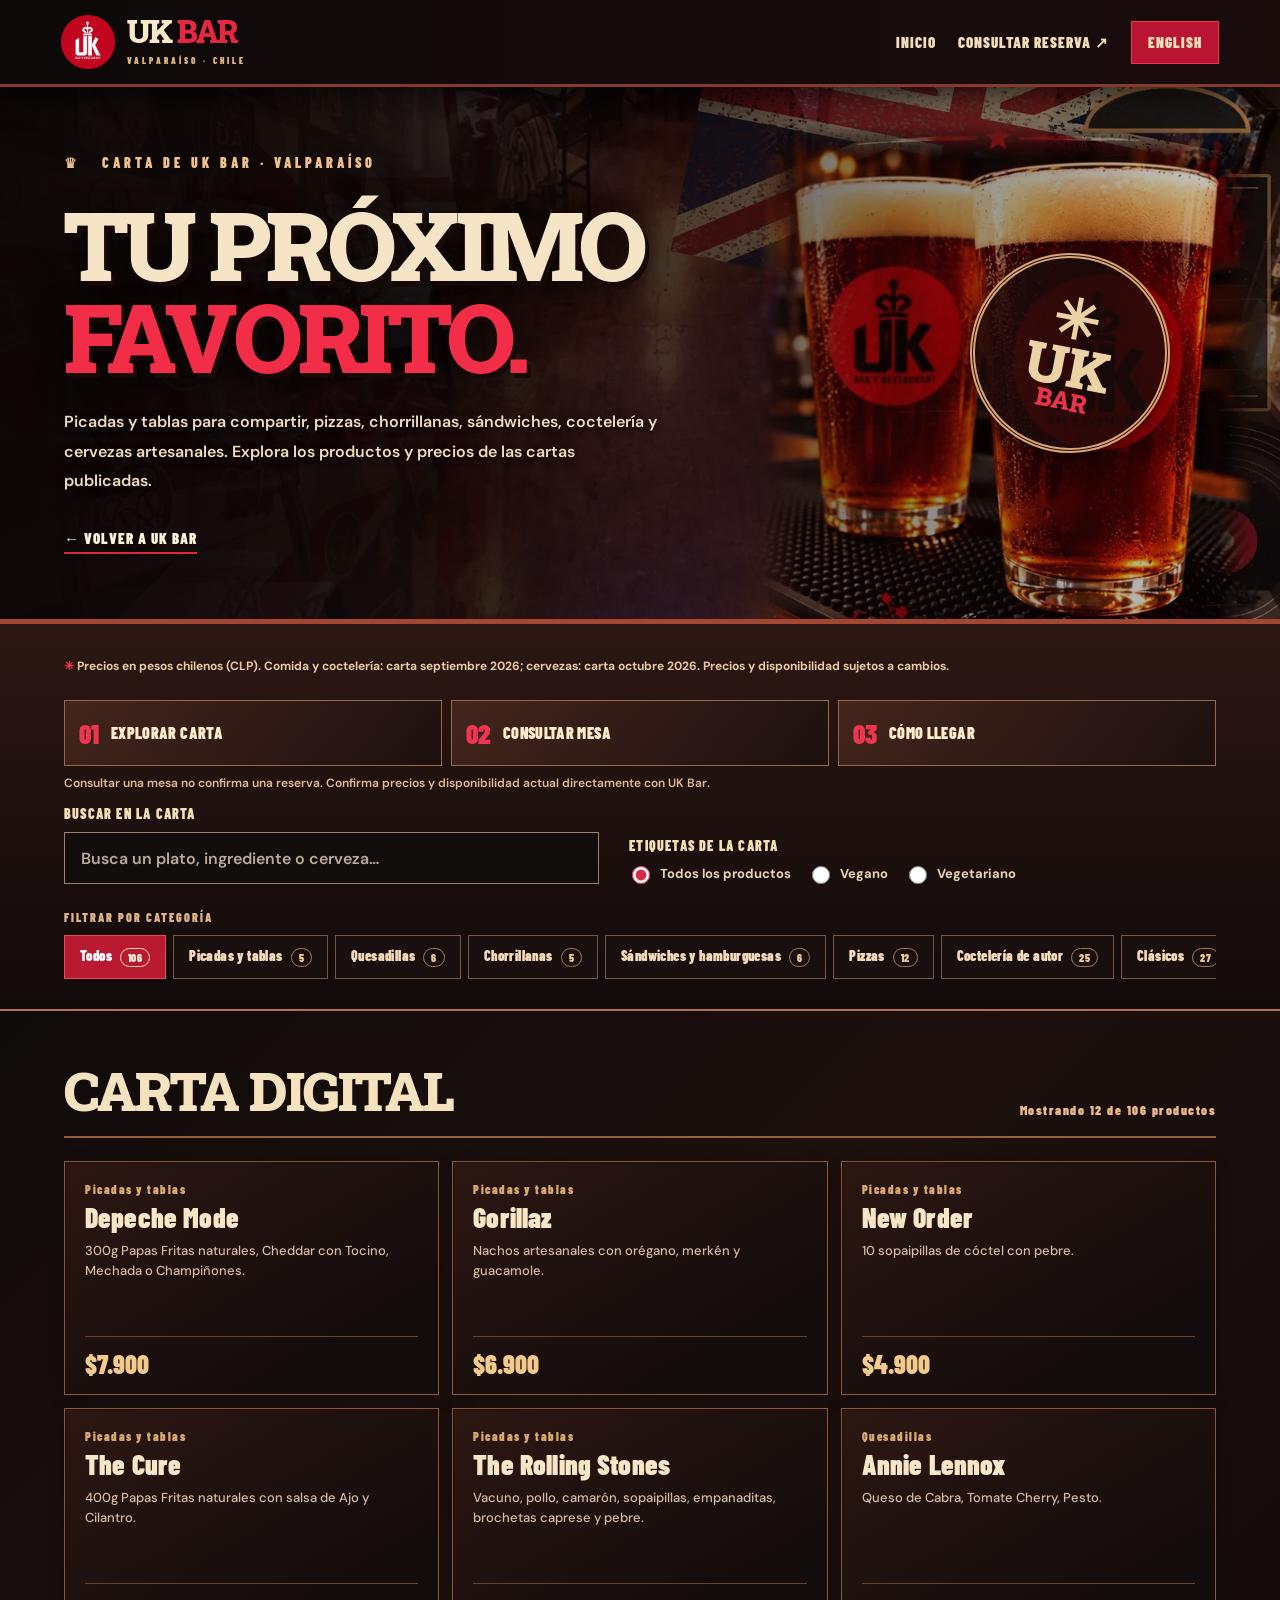
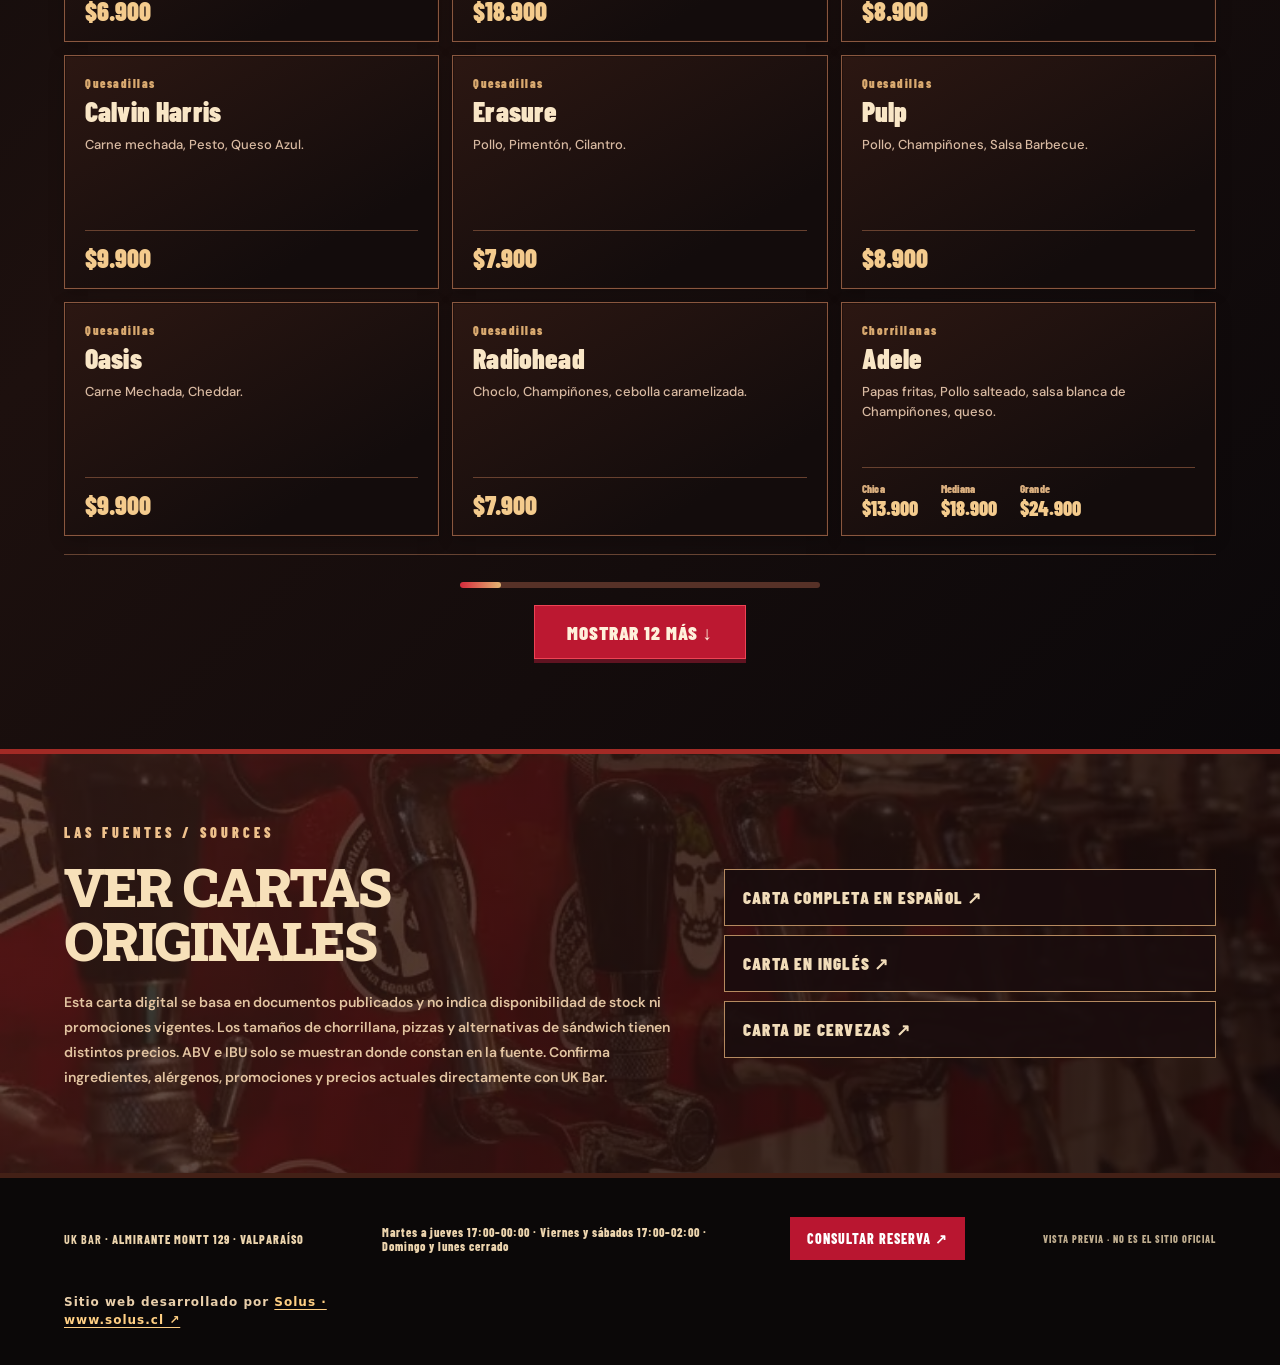
<file: carta/index.html>
<!doctype html>
<html lang="es-CL">
<head>
<meta charset="utf-8">
<meta name="viewport" content="width=device-width, initial-scale=1">
<meta name="robots" content="noindex,nofollow">
<link rel="canonical" href="https://loncodev.github.io/ukbar-preview-v6/carta/">
<link rel="alternate" hreflang="es-CL" href="https://loncodev.github.io/ukbar-preview-v6/carta/">
<link rel="alternate" hreflang="en" href="https://loncodev.github.io/ukbar-preview-v6/en/menu/">
<link rel="alternate" hreflang="x-default" href="https://loncodev.github.io/ukbar-preview-v6/carta/">
<meta name="theme-color" content="#120a0a">
<meta property="og:type" content="website">
<meta property="og:title" content="Carta UK Bar Valparaíso | Cervezas, pizzas y chorrillanas">
<meta property="og:description" content="Descubre 106 productos de UK Bar en Valparaíso: pizzas, chorrillanas, cócteles, cervezas artesanales y más.">
<meta property="og:image" content="https://loncodev.github.io/ukbar-preview-v6/assets/og-v6.jpg">
<meta name="twitter:card" content="summary_large_image">
<script type="application/ld+json">{
  "@context": "https://schema.org",
  "@type": "Menu",
  "@id": "https://loncodev.github.io/ukbar-preview-v6/carta/#menu",
  "name": "Carta digital UK Bar Valparaíso",
  "url": "https://loncodev.github.io/ukbar-preview-v6/carta/",
  "inLanguage": "es-CL",
  "isPartOf": {
    "@id": "https://loncodev.github.io/ukbar-preview-v6/#restaurant"
  }
}</script>
<meta name="description" content="Carta de UK Bar en Almirante Montt 129, Valparaíso: 106 productos, pizzas, chorrillanas, picadas, coctelería y cervezas artesanales con precios.">
<title>Carta UK Bar Valparaíso | Cervezas, pizzas y chorrillanas</title>
<link rel="icon" type="image/png" href="../assets/favicon.png">
<link rel="preconnect" href="https://fonts.googleapis.com">
<link rel="preconnect" href="https://fonts.gstatic.com" crossorigin>
<link href="https://fonts.googleapis.com/css2?family=Barlow+Condensed:wght@500;600;700;800;900&family=DM+Sans:wght@400;500;600;700&family=Roboto+Slab:wght@500;600;700;800;900&display=swap" rel="stylesheet" media="print" onload="this.media=&quot;all&quot;"><noscript><link href="https://fonts.googleapis.com/css2?family=Barlow+Condensed:wght@500;600;700;800;900&family=DM+Sans:wght@400;500;600;700&family=Roboto+Slab:wght@500;600;700;800;900&display=swap" rel="stylesheet"></noscript>
<link rel="stylesheet" href="../menu.css?v=progressive12oct2026">
<script defer src="../menu.js?v=progressive12oct2026"></script>
  <script defer src="../analytics.js?v=ga4-20261111"></script>
</head>
<body>
<a class="full-menu-skip" href="#menu-results">Saltar a los productos</a>
<header class="full-menu-header"><a class="full-menu-brand" href="../"><img src="../assets/logo-ukbar.webp" alt="UK Bar" width="54" height="54"><span>UK <em>BAR</em><small>VALPARAÍSO · CHILE</small></span></a>
<nav aria-label="Navegación"><a href="../">INICIO</a><a href="https://docs.google.com/forms/d/e/1FAIpQLSf3SAMyted1qxLxRD5GVT5lrSHHYBTZ5Grac81x-aX2-lOyBA/viewform" target="_blank" rel="noopener noreferrer">CONSULTAR RESERVA ↗</a><a href="../en/menu/" hreflang="en">ENGLISH</a></nav></header>
<main>
<section class="full-menu-hero">
  <div class="full-menu-hero-content"><span class="full-menu-overline">♛ &nbsp; CARTA DE UK BAR · VALPARAÍSO</span><h1>TU PRÓXIMO<br><em>FAVORITO.</em></h1><p>Picadas y tablas para compartir, pizzas, chorrillanas, sándwiches, coctelería y cervezas artesanales. Explora los productos y precios de las cartas publicadas.</p><a class="full-menu-back" href="../">← VOLVER A UK BAR</a></div>
  <div class="full-menu-hero-flourish" aria-hidden="true">✳<br>UK<br><span>BAR</span></div>
</section>
<section class="full-menu-panel" aria-label="BUSCAR EN LA CARTA">
  <div class="full-menu-source-note"><span>✳ </span>Precios en pesos chilenos (CLP). Comida y coctelería: carta septiembre 2026; cervezas: carta octubre 2026. Precios y disponibilidad sujetos a cambios.</div>
  <nav class="full-menu-conversion" aria-label="Planifica tu visita">
    <a href="#menu-results"><span>01</span><strong>EXPLORAR CARTA</strong></a>
    <a href="https://docs.google.com/forms/d/e/1FAIpQLSf3SAMyted1qxLxRD5GVT5lrSHHYBTZ5Grac81x-aX2-lOyBA/viewform" target="_blank" rel="noopener noreferrer"><span>02</span><strong>CONSULTAR MESA</strong></a>
    <a href="https://www.google.com/maps/search/?api=1&amp;query=UK+Bar+Almirante+Montt+129+Valparaiso" target="_blank" rel="noopener noreferrer"><span>03</span><strong>CÓMO LLEGAR</strong></a>
  </nav>
  <p class="full-menu-enquiry-note">Consultar una mesa no confirma una reserva. Confirma precios y disponibilidad actual directamente con UK Bar.</p>
  <div class="full-menu-tools"><label for="full-menu-query">BUSCAR EN LA CARTA<input id="full-menu-query" type="search" placeholder="Busca un plato, ingrediente o cerveza…" autocomplete="off"></label>
  <fieldset class="full-menu-special"><legend>ETIQUETAS DE LA CARTA</legend>
    <label><input type="radio" name="diet" value="all" checked> Todos los productos</label>
    <label><input type="radio" name="diet" value="vegano"> Vegano</label>
    <label><input type="radio" name="diet" value="vegetariano"> Vegetariano</label>
  </fieldset></div>
  <div class="full-menu-cat-label">FILTRAR POR CATEGORÍA</div>
  <div class="full-menu-categories" role="group" aria-label="FILTRAR POR CATEGORÍA"><button class="full-menu-cat active" type="button" data-category="todos" aria-pressed="true">Todos</button><button class="full-menu-cat" type="button" data-category="picadas" aria-pressed="false">Picadas y tablas</button><button class="full-menu-cat" type="button" data-category="quesadillas" aria-pressed="false">Quesadillas</button><button class="full-menu-cat" type="button" data-category="chorrillanas" aria-pressed="false">Chorrillanas</button><button class="full-menu-cat" type="button" data-category="sandwiches" aria-pressed="false">Sándwiches y hamburguesas</button><button class="full-menu-cat" type="button" data-category="pizzas" aria-pressed="false">Pizzas</button><button class="full-menu-cat" type="button" data-category="autor" aria-pressed="false">Coctelería de autor</button><button class="full-menu-cat" type="button" data-category="clasicos" aria-pressed="false">Clásicos</button><button class="full-menu-cat" type="button" data-category="para-compartir" aria-pressed="false">Para brindar</button><button class="full-menu-cat" type="button" data-category="sin-alcohol" aria-pressed="false">Sin alcohol</button><button class="full-menu-cat" type="button" data-category="cervezas" aria-pressed="false">Cervezas de barril</button></div>
</section>
<section id="menu-results" class="full-menu-results" aria-labelledby="result-heading">
 <div class="full-menu-results-bar"><h2 id="result-heading">CARTA DIGITAL</h2><span id="full-menu-count" aria-live="polite" aria-atomic="true">106 productos en la carta</span></div>
 <div class="full-menu-grid"><article class="full-menu-product" data-menu-category="picadas" data-menu-search="Depeche Mode 300g Papas Fritas naturales, Cheddar con Tocino, Mechada o Champiñones. picadas" data-menu-special="">
<div class="full-menu-product-copy"><span class="full-menu-product-kicker">Picadas y tablas</span><h3>Depeche Mode</h3><p class="full-menu-description">300g Papas Fritas naturales, Cheddar con Tocino, Mechada o Champiñones.</p></div><div class="full-menu-prices"><strong class="menu-single-price">$7.900</strong></div></article>
<article class="full-menu-product" data-menu-category="picadas" data-menu-search="Gorillaz Nachos artesanales con orégano, merkén y guacamole. picadas" data-menu-special="">
<div class="full-menu-product-copy"><span class="full-menu-product-kicker">Picadas y tablas</span><h3>Gorillaz</h3><p class="full-menu-description">Nachos artesanales con orégano, merkén y guacamole.</p></div><div class="full-menu-prices"><strong class="menu-single-price">$6.900</strong></div></article>
<article class="full-menu-product" data-menu-category="picadas" data-menu-search="New Order 10 sopaipillas de cóctel con pebre. picadas" data-menu-special="">
<div class="full-menu-product-copy"><span class="full-menu-product-kicker">Picadas y tablas</span><h3>New Order</h3><p class="full-menu-description">10 sopaipillas de cóctel con pebre.</p></div><div class="full-menu-prices"><strong class="menu-single-price">$4.900</strong></div></article>
<article class="full-menu-product" data-menu-category="picadas" data-menu-search="The Cure 400g Papas Fritas naturales con salsa de Ajo y Cilantro. picadas" data-menu-special="">
<div class="full-menu-product-copy"><span class="full-menu-product-kicker">Picadas y tablas</span><h3>The Cure</h3><p class="full-menu-description">400g Papas Fritas naturales con salsa de Ajo y Cilantro.</p></div><div class="full-menu-prices"><strong class="menu-single-price">$6.900</strong></div></article>
<article class="full-menu-product" data-menu-category="picadas" data-menu-search="The Rolling Stones Vacuno, pollo, camarón, sopaipillas, empanaditas, brochetas caprese y pebre. picadas" data-menu-special="">
<div class="full-menu-product-copy"><span class="full-menu-product-kicker">Picadas y tablas</span><h3>The Rolling Stones</h3><p class="full-menu-description">Vacuno, pollo, camarón, sopaipillas, empanaditas, brochetas caprese y pebre.</p></div><div class="full-menu-prices"><strong class="menu-single-price">$18.900</strong></div></article>
<article class="full-menu-product" data-menu-category="quesadillas" data-menu-search="Annie Lennox Queso de Cabra, Tomate Cherry, Pesto. quesadillas" data-menu-special="">
<div class="full-menu-product-copy"><span class="full-menu-product-kicker">Quesadillas</span><h3>Annie Lennox</h3><p class="full-menu-description">Queso de Cabra, Tomate Cherry, Pesto.</p></div><div class="full-menu-prices"><strong class="menu-single-price">$8.900</strong></div></article>
<article class="full-menu-product" data-menu-category="quesadillas" data-menu-search="Calvin Harris Carne mechada, Pesto, Queso Azul. quesadillas" data-menu-special="">
<div class="full-menu-product-copy"><span class="full-menu-product-kicker">Quesadillas</span><h3>Calvin Harris</h3><p class="full-menu-description">Carne mechada, Pesto, Queso Azul.</p></div><div class="full-menu-prices"><strong class="menu-single-price">$9.900</strong></div></article>
<article class="full-menu-product" data-menu-category="quesadillas" data-menu-search="Erasure Pollo, Pimentón, Cilantro. quesadillas" data-menu-special="">
<div class="full-menu-product-copy"><span class="full-menu-product-kicker">Quesadillas</span><h3>Erasure</h3><p class="full-menu-description">Pollo, Pimentón, Cilantro.</p></div><div class="full-menu-prices"><strong class="menu-single-price">$7.900</strong></div></article>
<article class="full-menu-product" data-menu-category="quesadillas" data-menu-search="Pulp Pollo, Champiñones, Salsa Barbecue. quesadillas" data-menu-special="">
<div class="full-menu-product-copy"><span class="full-menu-product-kicker">Quesadillas</span><h3>Pulp</h3><p class="full-menu-description">Pollo, Champiñones, Salsa Barbecue.</p></div><div class="full-menu-prices"><strong class="menu-single-price">$8.900</strong></div></article>
<article class="full-menu-product" data-menu-category="quesadillas" data-menu-search="Oasis Carne Mechada, Cheddar. quesadillas" data-menu-special="">
<div class="full-menu-product-copy"><span class="full-menu-product-kicker">Quesadillas</span><h3>Oasis</h3><p class="full-menu-description">Carne Mechada, Cheddar.</p></div><div class="full-menu-prices"><strong class="menu-single-price">$9.900</strong></div></article>
<article class="full-menu-product" data-menu-category="quesadillas" data-menu-search="Radiohead Choclo, Champiñones, cebolla caramelizada. quesadillas" data-menu-special="">
<div class="full-menu-product-copy"><span class="full-menu-product-kicker">Quesadillas</span><h3>Radiohead</h3><p class="full-menu-description">Choclo, Champiñones, cebolla caramelizada.</p></div><div class="full-menu-prices"><strong class="menu-single-price">$7.900</strong></div></article>
<article class="full-menu-product" data-menu-category="chorrillanas" data-menu-search="Adele Papas fritas, Pollo salteado, salsa blanca de Champiñones, queso. chorrillanas" data-menu-special="">
<div class="full-menu-product-copy"><span class="full-menu-product-kicker">Chorrillanas</span><h3>Adele</h3><p class="full-menu-description">Papas fritas, Pollo salteado, salsa blanca de Champiñones, queso.</p></div><div class="full-menu-prices"><div class="menu-price-pair"><span>Chica</span><strong>$13.900</strong></div><div class="menu-price-pair"><span>Mediana</span><strong>$18.900</strong></div><div class="menu-price-pair"><span>Grande</span><strong>$24.900</strong></div></div></article>
<article class="full-menu-product" data-menu-category="chorrillanas" data-menu-search="Amy Winehouse (Vegana) Papas fritas, Seitán, soya, cebolla, tomates, pimentón y sésamo. chorrillanas vegano" data-menu-special="vegano">
<div class="full-menu-product-copy"><span class="full-menu-product-kicker">Chorrillanas</span><h3>Amy Winehouse (Vegana)<span class="menu-diet-badge">Vegano</span></h3><p class="full-menu-description">Papas fritas, Seitán, soya, cebolla, tomates, pimentón y sésamo.</p></div><div class="full-menu-prices"><div class="menu-price-pair"><span>Chica</span><strong>$11.900</strong></div><div class="menu-price-pair"><span>Mediana</span><strong>$14.900</strong></div></div></article>
<article class="full-menu-product" data-menu-category="chorrillanas" data-menu-search="Dua Lipa (Vegetariana) Papas fritas, champiñones al pesto y Roquefort, queso de cabra. chorrillanas vegetariano" data-menu-special="vegetariano">
<div class="full-menu-product-copy"><span class="full-menu-product-kicker">Chorrillanas</span><h3>Dua Lipa (Vegetariana)<span class="menu-diet-badge">Vegetariano</span></h3><p class="full-menu-description">Papas fritas, champiñones al pesto y Roquefort, queso de cabra.</p></div><div class="full-menu-prices"><div class="menu-price-pair"><span>Chica</span><strong>$12.900</strong></div><div class="menu-price-pair"><span>Mediana</span><strong>$17.900</strong></div><div class="menu-price-pair"><span>Grande</span><strong>$23.900</strong></div></div></article>
<article class="full-menu-product" data-menu-category="chorrillanas" data-menu-search="The Beatles (Tradicional) Papas Fritas, Cebolla, Huevos, Carne, Longaniza y Queso. chorrillanas" data-menu-special="">
<div class="full-menu-product-copy"><span class="full-menu-product-kicker">Chorrillanas</span><h3>The Beatles (Tradicional)</h3><p class="full-menu-description">Papas Fritas, Cebolla, Huevos, Carne, Longaniza y Queso.</p></div><div class="full-menu-prices"><div class="menu-price-pair"><span>Chica</span><strong>$17.900</strong></div><div class="menu-price-pair"><span>Mediana</span><strong>$24.900</strong></div><div class="menu-price-pair"><span>Grande</span><strong>$32.900</strong></div></div></article>
<article class="full-menu-product" data-menu-category="chorrillanas" data-menu-search="The Beatles (Mechada) Papas Fritas, Cebolla, Huevos, Mechada, Longaniza y Queso. chorrillanas" data-menu-special="">
<div class="full-menu-product-copy"><span class="full-menu-product-kicker">Chorrillanas</span><h3>The Beatles (Mechada)</h3><p class="full-menu-description">Papas Fritas, Cebolla, Huevos, Mechada, Longaniza y Queso.</p></div><div class="full-menu-prices"><div class="menu-price-pair"><span>Chica</span><strong>$15.900</strong></div><div class="menu-price-pair"><span>Mediana</span><strong>$22.900</strong></div><div class="menu-price-pair"><span>Grande</span><strong>$29.900</strong></div></div></article>
<article class="full-menu-product" data-menu-category="sandwiches" data-menu-search="Deep Purple Mozzarella, Queso de Cabra, Tomate Cherry al Pesto. sandwiches" data-menu-special="">
<div class="full-menu-product-copy"><span class="full-menu-product-kicker">Sándwiches y hamburguesas</span><h3>Deep Purple</h3><p class="full-menu-description">Mozzarella, Queso de Cabra, Tomate Cherry al Pesto.</p></div><div class="full-menu-prices"><div class="menu-price-pair"><span>Churrasco / mechada</span><strong>$9.900</strong></div><div class="menu-price-pair"><span>Pollo</span><strong>$8.900</strong></div><div class="menu-price-pair"><span>Hamburguesa / seitán</span><strong>$8.500</strong></div></div></article>
<article class="full-menu-product" data-menu-category="sandwiches" data-menu-search="Motorhead Tocino, Pepinillos, Cheddar, Cebolla Morada, BBQ. sandwiches" data-menu-special="">
<div class="full-menu-product-copy"><span class="full-menu-product-kicker">Sándwiches y hamburguesas</span><h3>Motorhead</h3><p class="full-menu-description">Tocino, Pepinillos, Cheddar, Cebolla Morada, BBQ.</p></div><div class="full-menu-prices"><div class="menu-price-pair"><span>Churrasco / mechada</span><strong>$9.900</strong></div><div class="menu-price-pair"><span>Pollo</span><strong>$8.900</strong></div></div></article>
<article class="full-menu-product" data-menu-category="sandwiches" data-menu-search="Peter Gabriel Champiñones, Queso Azul, Cebolla Caramelizada. sandwiches" data-menu-special="">
<div class="full-menu-product-copy"><span class="full-menu-product-kicker">Sándwiches y hamburguesas</span><h3>Peter Gabriel</h3><p class="full-menu-description">Champiñones, Queso Azul, Cebolla Caramelizada.</p></div><div class="full-menu-prices"><div class="menu-price-pair"><span>Churrasco / mechada</span><strong>$9.900</strong></div><div class="menu-price-pair"><span>Pollo</span><strong>$8.900</strong></div><div class="menu-price-pair"><span>Hamburguesa / seitán</span><strong>$8.500</strong></div></div></article>
<article class="full-menu-product" data-menu-category="sandwiches" data-menu-search="Pink Floyd Tomate, Palta, Mayonesa y Queso. sandwiches" data-menu-special="">
<div class="full-menu-product-copy"><span class="full-menu-product-kicker">Sándwiches y hamburguesas</span><h3>Pink Floyd</h3><p class="full-menu-description">Tomate, Palta, Mayonesa y Queso.</p></div><div class="full-menu-prices"><div class="menu-price-pair"><span>Churrasco / mechada</span><strong>$9.900</strong></div><div class="menu-price-pair"><span>Pollo</span><strong>$8.900</strong></div><div class="menu-price-pair"><span>Hamburguesa / seitán</span><strong>$8.500</strong></div></div></article>
<article class="full-menu-product" data-menu-category="sandwiches" data-menu-search="Queen Huevo Frito, Cebolla Caramelizada. sandwiches" data-menu-special="">
<div class="full-menu-product-copy"><span class="full-menu-product-kicker">Sándwiches y hamburguesas</span><h3>Queen</h3><p class="full-menu-description">Huevo Frito, Cebolla Caramelizada.</p></div><div class="full-menu-prices"><div class="menu-price-pair"><span>Churrasco / mechada</span><strong>$8.900</strong></div><div class="menu-price-pair"><span>Pollo</span><strong>$7.900</strong></div><div class="menu-price-pair"><span>Hamburguesa / seitán</span><strong>$7.500</strong></div></div></article>
<article class="full-menu-product" data-menu-category="sandwiches" data-menu-search="Yes Camarones salteados, Palta, Mayonesa. sandwiches" data-menu-special="">
<div class="full-menu-product-copy"><span class="full-menu-product-kicker">Sándwiches y hamburguesas</span><h3>Yes</h3><p class="full-menu-description">Camarones salteados, Palta, Mayonesa.</p></div><div class="full-menu-prices"><div class="menu-price-pair"><span>Churrasco / mechada</span><strong>$10.900</strong></div><div class="menu-price-pair"><span>Pollo</span><strong>$9.900</strong></div></div></article>
<article class="full-menu-product" data-menu-category="pizzas" data-menu-search="Boy George Camarones Salteados, Palta y Cebolla Morada. pizzas" data-menu-special="">
<div class="full-menu-product-copy"><span class="full-menu-product-kicker">Pizzas</span><h3>Boy George</h3><p class="full-menu-description">Camarones Salteados, Palta y Cebolla Morada.</p></div><div class="full-menu-prices"><div class="menu-price-pair"><span>Mediana</span><strong>$13.900</strong></div><div class="menu-price-pair"><span>Familiar</span><strong>$19.900</strong></div></div></article>
<article class="full-menu-product" data-menu-category="pizzas" data-menu-search="Calvin Harris Carne Mechada, Pesto, Queso Azul. pizzas" data-menu-special="">
<div class="full-menu-product-copy"><span class="full-menu-product-kicker">Pizzas</span><h3>Calvin Harris</h3><p class="full-menu-description">Carne Mechada, Pesto, Queso Azul.</p></div><div class="full-menu-prices"><div class="menu-price-pair"><span>Mediana</span><strong>$12.900</strong></div><div class="menu-price-pair"><span>Familiar</span><strong>$18.900</strong></div></div></article>
<article class="full-menu-product" data-menu-category="pizzas" data-menu-search="David Bowie Trozos de Vacuno salteados a la peruana, cebolla y tomates. Consulta por opción con Seitan! pizzas" data-menu-special="">
<div class="full-menu-product-copy"><span class="full-menu-product-kicker">Pizzas</span><h3>David Bowie</h3><p class="full-menu-description">Trozos de Vacuno salteados a la peruana, cebolla y tomates. Consulta por opción con Seitan!</p></div><div class="full-menu-prices"><div class="menu-price-pair"><span>Familiar</span><strong>$15.900</strong></div></div></article>
<article class="full-menu-product" data-menu-category="pizzas" data-menu-search="Dido Jamón Serrano, Queso Azul, Albahaca. pizzas" data-menu-special="">
<div class="full-menu-product-copy"><span class="full-menu-product-kicker">Pizzas</span><h3>Dido</h3><p class="full-menu-description">Jamón Serrano, Queso Azul, Albahaca.</p></div><div class="full-menu-prices"><div class="menu-price-pair"><span>Mediana</span><strong>$11.900</strong></div><div class="menu-price-pair"><span>Familiar</span><strong>$16.900</strong></div></div></article>
<article class="full-menu-product" data-menu-category="pizzas" data-menu-search="Elton John Pollo, Tocino, Queso Cheddar, Salsa Barbecue. pizzas" data-menu-special="">
<div class="full-menu-product-copy"><span class="full-menu-product-kicker">Pizzas</span><h3>Elton John</h3><p class="full-menu-description">Pollo, Tocino, Queso Cheddar, Salsa Barbecue.</p></div><div class="full-menu-prices"><div class="menu-price-pair"><span>Mediana</span><strong>$11.900</strong></div><div class="menu-price-pair"><span>Familiar</span><strong>$16.900</strong></div></div></article>
<article class="full-menu-product" data-menu-category="pizzas" data-menu-search="Elvis Costello Tomates Cherry, Queso de Cabra, Pesto. pizzas" data-menu-special="">
<div class="full-menu-product-copy"><span class="full-menu-product-kicker">Pizzas</span><h3>Elvis Costello</h3><p class="full-menu-description">Tomates Cherry, Queso de Cabra, Pesto.</p></div><div class="full-menu-prices"><div class="menu-price-pair"><span>Mediana</span><strong>$10.900</strong></div><div class="menu-price-pair"><span>Familiar</span><strong>$15.900</strong></div></div></article>
<article class="full-menu-product" data-menu-category="pizzas" data-menu-search="Eric Clapton Tocino, Cebolla Caramelizada, Champiñones, Pimentón. pizzas" data-menu-special="">
<div class="full-menu-product-copy"><span class="full-menu-product-kicker">Pizzas</span><h3>Eric Clapton</h3><p class="full-menu-description">Tocino, Cebolla Caramelizada, Champiñones, Pimentón.</p></div><div class="full-menu-prices"><div class="menu-price-pair"><span>Mediana</span><strong>$10.900</strong></div><div class="menu-price-pair"><span>Familiar</span><strong>$15.900</strong></div></div></article>
<article class="full-menu-product" data-menu-category="pizzas" data-menu-search="Freddie Mercury Carne Mechada, Tocino, Aceitunas, Cebolla Morada. pizzas" data-menu-special="">
<div class="full-menu-product-copy"><span class="full-menu-product-kicker">Pizzas</span><h3>Freddie Mercury</h3><p class="full-menu-description">Carne Mechada, Tocino, Aceitunas, Cebolla Morada.</p></div><div class="full-menu-prices"><div class="menu-price-pair"><span>Mediana</span><strong>$12.900</strong></div><div class="menu-price-pair"><span>Familiar</span><strong>$18.900</strong></div></div></article>
<article class="full-menu-product" data-menu-category="pizzas" data-menu-search="George Michael Pollo, Pepperonni, Choclo, Cebolla Morada. pizzas" data-menu-special="">
<div class="full-menu-product-copy"><span class="full-menu-product-kicker">Pizzas</span><h3>George Michael</h3><p class="full-menu-description">Pollo, Pepperonni, Choclo, Cebolla Morada.</p></div><div class="full-menu-prices"><div class="menu-price-pair"><span>Mediana</span><strong>$11.900</strong></div><div class="menu-price-pair"><span>Familiar</span><strong>$16.900</strong></div></div></article>
<article class="full-menu-product" data-menu-category="pizzas" data-menu-search="Morrissey (Vegetariana) Champiñones, Choclo, Pimentón, Aceitunas pizzas vegetariano" data-menu-special="vegetariano">
<div class="full-menu-product-copy"><span class="full-menu-product-kicker">Pizzas</span><h3>Morrissey (Vegetariana)<span class="menu-diet-badge">Vegetariano</span></h3><p class="full-menu-description">Champiñones, Choclo, Pimentón, Aceitunas</p></div><div class="full-menu-prices"><div class="menu-price-pair"><span>Mediana</span><strong>$10.900</strong></div><div class="menu-price-pair"><span>Familiar</span><strong>$15.900</strong></div></div></article>
<article class="full-menu-product" data-menu-category="pizzas" data-menu-search="Peter Gabriel (Vegetariana) Queso Azul, Champiñones, Cebolla Caramelizada, Albahaca. pizzas vegetariano" data-menu-special="vegetariano">
<div class="full-menu-product-copy"><span class="full-menu-product-kicker">Pizzas</span><h3>Peter Gabriel (Vegetariana)<span class="menu-diet-badge">Vegetariano</span></h3><p class="full-menu-description">Queso Azul, Champiñones, Cebolla Caramelizada, Albahaca.</p></div><div class="full-menu-prices"><div class="menu-price-pair"><span>Mediana</span><strong>$10.900</strong></div><div class="menu-price-pair"><span>Familiar</span><strong>$15.900</strong></div></div></article>
<article class="full-menu-product" data-menu-category="pizzas" data-menu-search="Simply Red Carne Mechada, Tocino, Queso Cheddar. pizzas" data-menu-special="">
<div class="full-menu-product-copy"><span class="full-menu-product-kicker">Pizzas</span><h3>Simply Red</h3><p class="full-menu-description">Carne Mechada, Tocino, Queso Cheddar.</p></div><div class="full-menu-prices"><div class="menu-price-pair"><span>Mediana</span><strong>$13.900</strong></div><div class="menu-price-pair"><span>Familiar</span><strong>$19.900</strong></div></div></article>
<article class="full-menu-product" data-menu-category="autor" data-menu-search="Bitter Sweet Symphony Ballantines, Licor de Pomelo, Campari, Naranja, Limón, Angostura. autor" data-menu-special="">
<div class="full-menu-product-copy"><span class="full-menu-product-kicker">Coctelería de autor</span><h3>Bitter Sweet Symphony</h3><p class="full-menu-description">Ballantines, Licor de Pomelo, Campari, Naranja, Limón, Angostura.</p></div><div class="full-menu-prices"><strong class="menu-single-price">$5.900</strong></div></article>
<article class="full-menu-product" data-menu-category="autor" data-menu-search="Coquette Ballantines, Licor de Cassis, Frambuesa, Miel, Crema, Salsa de Chocolate. autor" data-menu-special="">
<div class="full-menu-product-copy"><span class="full-menu-product-kicker">Coctelería de autor</span><h3>Coquette</h3><p class="full-menu-description">Ballantines, Licor de Cassis, Frambuesa, Miel, Crema, Salsa de Chocolate.</p></div><div class="full-menu-prices"><strong class="menu-single-price">$7.500</strong></div></article>
<article class="full-menu-product" data-menu-category="autor" data-menu-search="Coffee Martini Stolichnaya Macerado en Café en Grano, Kahlua, Jarabe de Miel. autor" data-menu-special="">
<div class="full-menu-product-copy"><span class="full-menu-product-kicker">Coctelería de autor</span><h3>Coffee Martini</h3><p class="full-menu-description">Stolichnaya Macerado en Café en Grano, Kahlua, Jarabe de Miel.</p></div><div class="full-menu-prices"><strong class="menu-single-price">$7.500</strong></div></article>
<article class="full-menu-product" data-menu-category="autor" data-menu-search="Dame un Beso Gin, Licor de Frutilla, Jugo de Limón, Sirope simple, Soda. autor" data-menu-special="">
<div class="full-menu-product-copy"><span class="full-menu-product-kicker">Coctelería de autor</span><h3>Dame un Beso</h3><p class="full-menu-description">Gin, Licor de Frutilla, Jugo de Limón, Sirope simple, Soda.</p></div><div class="full-menu-prices"><strong class="menu-single-price">$5.500</strong></div></article>
<article class="full-menu-product" data-menu-category="autor" data-menu-search="Demórame Otra Vez Vodka de Mora, Frambuesa, Frutilla, Limón y Crema. autor" data-menu-special="">
<div class="full-menu-product-copy"><span class="full-menu-product-kicker">Coctelería de autor</span><h3>Demórame Otra Vez</h3><p class="full-menu-description">Vodka de Mora, Frambuesa, Frutilla, Limón y Crema.</p></div><div class="full-menu-prices"><strong class="menu-single-price">$6.500</strong></div></article>
<article class="full-menu-product" data-menu-category="autor" data-menu-search="Flechazo Vodka Stolichnaya, Campari, Piña, Maracuyá, Limón, Cerveza Rubia. autor" data-menu-special="">
<div class="full-menu-product-copy"><span class="full-menu-product-kicker">Coctelería de autor</span><h3>Flechazo</h3><p class="full-menu-description">Vodka Stolichnaya, Campari, Piña, Maracuyá, Limón, Cerveza Rubia.</p></div><div class="full-menu-prices"><strong class="menu-single-price">$7.500</strong></div></article>
<article class="full-menu-product" data-menu-category="autor" data-menu-search="Gin Passion Gin, Licor de Maracuyá, Sirope simple, Jugo de Limón, Soda. autor" data-menu-special="">
<div class="full-menu-product-copy"><span class="full-menu-product-kicker">Coctelería de autor</span><h3>Gin Passion</h3><p class="full-menu-description">Gin, Licor de Maracuyá, Sirope simple, Jugo de Limón, Soda.</p></div><div class="full-menu-prices"><strong class="menu-single-price">$5.500</strong></div></article>
<article class="full-menu-product" data-menu-category="autor" data-menu-search="Green Chilli Pepper Gin Gin Bombay Sapphire, Ají Verde, Jugo de Limón, Sirope simple, Albúmina. autor" data-menu-special="">
<div class="full-menu-product-copy"><span class="full-menu-product-kicker">Coctelería de autor</span><h3>Green Chilli Pepper Gin</h3><p class="full-menu-description">Gin Bombay Sapphire, Ají Verde, Jugo de Limón, Sirope simple, Albúmina.</p></div><div class="full-menu-prices"><strong class="menu-single-price">$5.900</strong></div></article>
<article class="full-menu-product" data-menu-category="autor" data-menu-search="Hot Mule Fireball Cinnamon Whisky, Jengibre, Cerveza Red Ale, Limón. autor" data-menu-special="">
<div class="full-menu-product-copy"><span class="full-menu-product-kicker">Coctelería de autor</span><h3>Hot Mule</h3><p class="full-menu-description">Fireball Cinnamon Whisky, Jengibre, Cerveza Red Ale, Limón.</p></div><div class="full-menu-prices"><strong class="menu-single-price">$7.500</strong></div></article>
<article class="full-menu-product" data-menu-category="autor" data-menu-search="Limoncello Sour Limoncello de fabricación artesanal, Limón, Sirope simple, Albúmina. autor" data-menu-special="">
<div class="full-menu-product-copy"><span class="full-menu-product-kicker">Coctelería de autor</span><h3>Limoncello Sour</h3><p class="full-menu-description">Limoncello de fabricación artesanal, Limón, Sirope simple, Albúmina.</p></div><div class="full-menu-prices"><strong class="menu-single-price">$5.500</strong></div></article>
<article class="full-menu-product" data-menu-category="autor" data-menu-search="Limoncello Spritz Limoncello de fabricación artesanal, Espumante Brut, Soda. autor" data-menu-special="">
<div class="full-menu-product-copy"><span class="full-menu-product-kicker">Coctelería de autor</span><h3>Limoncello Spritz</h3><p class="full-menu-description">Limoncello de fabricación artesanal, Espumante Brut, Soda.</p></div><div class="full-menu-prices"><strong class="menu-single-price">$6.500</strong></div></article>
<article class="full-menu-product" data-menu-category="autor" data-menu-search="Kashmir Vodka macerado con Té Chai, Whisky, Bacardi Manzana, Jugo de Naranja, Sirope simple. autor" data-menu-special="">
<div class="full-menu-product-copy"><span class="full-menu-product-kicker">Coctelería de autor</span><h3>Kashmir</h3><p class="full-menu-description">Vodka macerado con Té Chai, Whisky, Bacardi Manzana, Jugo de Naranja, Sirope simple.</p></div><div class="full-menu-prices"><strong class="menu-single-price">$5.500</strong></div></article>
<article class="full-menu-product" data-menu-category="autor" data-menu-search="Maracuyá on Fire Fireball Cinnamon Whisky, Maracuyá, Albahaca, Espumante. autor" data-menu-special="">
<div class="full-menu-product-copy"><span class="full-menu-product-kicker">Coctelería de autor</span><h3>Maracuyá on Fire</h3><p class="full-menu-description">Fireball Cinnamon Whisky, Maracuyá, Albahaca, Espumante.</p></div><div class="full-menu-prices"><strong class="menu-single-price">$7.500</strong></div></article>
<article class="full-menu-product" data-menu-category="autor" data-menu-search="Machucao Tequila, Membrillo, Jugo de limón, Sirope simple. Vaso escarchado. autor" data-menu-special="">
<div class="full-menu-product-copy"><span class="full-menu-product-kicker">Coctelería de autor</span><h3>Machucao</h3><p class="full-menu-description">Tequila, Membrillo, Jugo de limón, Sirope simple. Vaso escarchado.</p></div><div class="full-menu-prices"><strong class="menu-single-price">$5.500</strong></div></article>
<article class="full-menu-product" data-menu-category="autor" data-menu-search="Panchito Collins Ron Macerado con Huesillos, Sirope de Chancaca Jugo de Limón, Soda. autor" data-menu-special="">
<div class="full-menu-product-copy"><span class="full-menu-product-kicker">Coctelería de autor</span><h3>Panchito Collins</h3><p class="full-menu-description">Ron Macerado con Huesillos, Sirope de Chancaca Jugo de Limón, Soda.</p></div><div class="full-menu-prices"><strong class="menu-single-price">$5.500</strong></div></article>
<article class="full-menu-product" data-menu-category="autor" data-menu-search="Papayapapiri Ron de Papaya, Ron Havana Añejo, Licor de Flor de Sauco, Limón, Sirope simple. autor" data-menu-special="">
<div class="full-menu-product-copy"><span class="full-menu-product-kicker">Coctelería de autor</span><h3>Papayapapiri</h3><p class="full-menu-description">Ron de Papaya, Ron Havana Añejo, Licor de Flor de Sauco, Limón, Sirope simple.</p></div><div class="full-menu-prices"><strong class="menu-single-price">$5.500</strong></div></article>
<article class="full-menu-product" data-menu-category="autor" data-menu-search="Pisco Sour Ají Verde Pisco 40°, Jugo de Limón, Ají Verde, Sirope Simple, Albúmina. autor" data-menu-special="">
<div class="full-menu-product-copy"><span class="full-menu-product-kicker">Coctelería de autor</span><h3>Pisco Sour Ají Verde</h3><p class="full-menu-description">Pisco 40°, Jugo de Limón, Ají Verde, Sirope Simple, Albúmina.</p></div><div class="full-menu-prices"><strong class="menu-single-price">$5.500</strong></div></article>
<article class="full-menu-product" data-menu-category="autor" data-menu-search="Pisco Sour Peruano Pisco Quebranta, Jugo de Limón Sutil, Sirope Simple, Albúmina. autor" data-menu-special="">
<div class="full-menu-product-copy"><span class="full-menu-product-kicker">Coctelería de autor</span><h3>Pisco Sour Peruano</h3><p class="full-menu-description">Pisco Quebranta, Jugo de Limón Sutil, Sirope Simple, Albúmina.</p></div><div class="full-menu-prices"><strong class="menu-single-price">$7.500</strong></div></article>
<article class="full-menu-product" data-menu-category="autor" data-menu-search="Pisco Sour Pie de Limón Pisco 40°, Jugo de Limón, Sirope simple, Leche Condensada. autor" data-menu-special="">
<div class="full-menu-product-copy"><span class="full-menu-product-kicker">Coctelería de autor</span><h3>Pisco Sour Pie de Limón</h3><p class="full-menu-description">Pisco 40°, Jugo de Limón, Sirope simple, Leche Condensada.</p></div><div class="full-menu-prices"><strong class="menu-single-price">$5.500</strong></div></article>
<article class="full-menu-product" data-menu-category="autor" data-menu-search="Pisco Sour Pistacho Pisco 40°macerado con pistachos, Jugo de Limón, Sirope simple. autor" data-menu-special="">
<div class="full-menu-product-copy"><span class="full-menu-product-kicker">Coctelería de autor</span><h3>Pisco Sour Pistacho</h3><p class="full-menu-description">Pisco 40°macerado con pistachos, Jugo de Limón, Sirope simple.</p></div><div class="full-menu-prices"><strong class="menu-single-price">$5.900</strong></div></article>
<article class="full-menu-product" data-menu-category="autor" data-menu-search="Say My Name! Barceló Añejo, Bacardi Coco, Maracuyá, Mango, Jugo de Limón y crema. autor" data-menu-special="">
<div class="full-menu-product-copy"><span class="full-menu-product-kicker">Coctelería de autor</span><h3>Say My Name!</h3><p class="full-menu-description">Barceló Añejo, Bacardi Coco, Maracuyá, Mango, Jugo de Limón y crema.</p></div><div class="full-menu-prices"><strong class="menu-single-price">$6.500</strong></div></article>
<article class="full-menu-product" data-menu-category="autor" data-menu-search="Say Not Cream El Gobernador 35°, Licor de Pomelo, Maracuyá, Mango, Limón y Cerveza Rubia. autor" data-menu-special="">
<div class="full-menu-product-copy"><span class="full-menu-product-kicker">Coctelería de autor</span><h3>Say Not Cream</h3><p class="full-menu-description">El Gobernador 35°, Licor de Pomelo, Maracuyá, Mango, Limón y Cerveza Rubia.</p></div><div class="full-menu-prices"><strong class="menu-single-price">$6.500</strong></div></article>
<article class="full-menu-product" data-menu-category="autor" data-menu-search="Sweet Dreams Gin, Licor de Flor de Sauco, Blue Curacao, Limón, Sirope simple, Albúmina. autor" data-menu-special="">
<div class="full-menu-product-copy"><span class="full-menu-product-kicker">Coctelería de autor</span><h3>Sweet Dreams</h3><p class="full-menu-description">Gin, Licor de Flor de Sauco, Blue Curacao, Limón, Sirope simple, Albúmina.</p></div><div class="full-menu-prices"><strong class="menu-single-price">$5.500</strong></div></article>
<article class="full-menu-product" data-menu-category="autor" data-menu-search="Tequila Margarita Brava Tequila, Triple Sec, Jugo de Limón, Licor de Ají, Sirope simple. autor" data-menu-special="">
<div class="full-menu-product-copy"><span class="full-menu-product-kicker">Coctelería de autor</span><h3>Tequila Margarita Brava</h3><p class="full-menu-description">Tequila, Triple Sec, Jugo de Limón, Licor de Ají, Sirope simple.</p></div><div class="full-menu-prices"><strong class="menu-single-price">$5.500</strong></div></article>
<article class="full-menu-product" data-menu-category="autor" data-menu-search="Vaya Baya! Gin, Licor de Cassis, Ramazzotti, Pulpa Frambuesa, Pulpa Frutilla, Jugo de Limón. autor" data-menu-special="">
<div class="full-menu-product-copy"><span class="full-menu-product-kicker">Coctelería de autor</span><h3>Vaya Baya!</h3><p class="full-menu-description">Gin, Licor de Cassis, Ramazzotti, Pulpa Frambuesa, Pulpa Frutilla, Jugo de Limón.</p></div><div class="full-menu-prices"><strong class="menu-single-price">$6.500</strong></div></article>
<article class="full-menu-product" data-menu-category="clasicos" data-menu-search="Adiós MF clasicos" data-menu-special="">
<div class="full-menu-product-copy"><span class="full-menu-product-kicker">Clásicos</span><h3>Adiós MF</h3><p class="full-menu-description"></p></div><div class="full-menu-prices"><strong class="menu-single-price">$6.500</strong></div></article>
<article class="full-menu-product" data-menu-category="clasicos" data-menu-search="Amaretto Sour clasicos" data-menu-special="">
<div class="full-menu-product-copy"><span class="full-menu-product-kicker">Clásicos</span><h3>Amaretto Sour</h3><p class="full-menu-description"></p></div><div class="full-menu-prices"><strong class="menu-single-price">$5.500</strong></div></article>
<article class="full-menu-product" data-menu-category="clasicos" data-menu-search="Aperol Spritz clasicos" data-menu-special="">
<div class="full-menu-product-copy"><span class="full-menu-product-kicker">Clásicos</span><h3>Aperol Spritz</h3><p class="full-menu-description"></p></div><div class="full-menu-prices"><strong class="menu-single-price">$6.900</strong></div></article>
<article class="full-menu-product" data-menu-category="clasicos" data-menu-search="Ramazzotti Spritz clasicos" data-menu-special="">
<div class="full-menu-product-copy"><span class="full-menu-product-kicker">Clásicos</span><h3>Ramazzotti Spritz</h3><p class="full-menu-description"></p></div><div class="full-menu-prices"><strong class="menu-single-price">$6.900</strong></div></article>
<article class="full-menu-product" data-menu-category="clasicos" data-menu-search="Blue Hawaii clasicos" data-menu-special="">
<div class="full-menu-product-copy"><span class="full-menu-product-kicker">Clásicos</span><h3>Blue Hawaii</h3><p class="full-menu-description"></p></div><div class="full-menu-prices"><strong class="menu-single-price">$5.900</strong></div></article>
<article class="full-menu-product" data-menu-category="clasicos" data-menu-search="Caipiriñas clasicos" data-menu-special="">
<div class="full-menu-product-copy"><span class="full-menu-product-kicker">Clásicos</span><h3>Caipiriñas</h3><p class="full-menu-description"></p></div><div class="full-menu-prices"><strong class="menu-single-price">$5.500</strong></div></article>
<article class="full-menu-product" data-menu-category="clasicos" data-menu-search="Clavo Oxidado clasicos" data-menu-special="">
<div class="full-menu-product-copy"><span class="full-menu-product-kicker">Clásicos</span><h3>Clavo Oxidado</h3><p class="full-menu-description"></p></div><div class="full-menu-prices"><strong class="menu-single-price">$6.900</strong></div></article>
<article class="full-menu-product" data-menu-category="clasicos" data-menu-search="Clover Club clasicos" data-menu-special="">
<div class="full-menu-product-copy"><span class="full-menu-product-kicker">Clásicos</span><h3>Clover Club</h3><p class="full-menu-description"></p></div><div class="full-menu-prices"><strong class="menu-single-price">$5.900</strong></div></article>
<article class="full-menu-product" data-menu-category="clasicos" data-menu-search="Cynar Negroni clasicos" data-menu-special="">
<div class="full-menu-product-copy"><span class="full-menu-product-kicker">Clásicos</span><h3>Cynar Negroni</h3><p class="full-menu-description"></p></div><div class="full-menu-prices"><strong class="menu-single-price">$6.500</strong></div></article>
<article class="full-menu-product" data-menu-category="clasicos" data-menu-search="Chardonnay Sour clasicos" data-menu-special="">
<div class="full-menu-product-copy"><span class="full-menu-product-kicker">Clásicos</span><h3>Chardonnay Sour</h3><p class="full-menu-description"></p></div><div class="full-menu-prices"><strong class="menu-single-price">$5.500</strong></div></article>
<article class="full-menu-product" data-menu-category="clasicos" data-menu-search="Pisco Sour clasicos" data-menu-special="">
<div class="full-menu-product-copy"><span class="full-menu-product-kicker">Clásicos</span><h3>Pisco Sour</h3><p class="full-menu-description"></p></div><div class="full-menu-prices"><strong class="menu-single-price">$5.500</strong></div></article>
<article class="full-menu-product" data-menu-category="clasicos" data-menu-search="Negroni clasicos" data-menu-special="">
<div class="full-menu-product-copy"><span class="full-menu-product-kicker">Clásicos</span><h3>Negroni</h3><p class="full-menu-description"></p></div><div class="full-menu-prices"><strong class="menu-single-price">$6.500</strong></div></article>
<article class="full-menu-product" data-menu-category="clasicos" data-menu-search="Daiquiris Frutales clasicos" data-menu-special="">
<div class="full-menu-product-copy"><span class="full-menu-product-kicker">Clásicos</span><h3>Daiquiris Frutales</h3><p class="full-menu-description"></p></div><div class="full-menu-prices"><strong class="menu-single-price">$5.500</strong></div></article>
<article class="full-menu-product" data-menu-category="clasicos" data-menu-search="John Collins clasicos" data-menu-special="">
<div class="full-menu-product-copy"><span class="full-menu-product-kicker">Clásicos</span><h3>John Collins</h3><p class="full-menu-description"></p></div><div class="full-menu-prices"><strong class="menu-single-price">$5.500</strong></div></article>
<article class="full-menu-product" data-menu-category="clasicos" data-menu-search="Long Island Ice Tea clasicos" data-menu-special="">
<div class="full-menu-product-copy"><span class="full-menu-product-kicker">Clásicos</span><h3>Long Island Ice Tea</h3><p class="full-menu-description"></p></div><div class="full-menu-prices"><strong class="menu-single-price">$6.500</strong></div></article>
<article class="full-menu-product" data-menu-category="clasicos" data-menu-search="Maracujack clasicos" data-menu-special="">
<div class="full-menu-product-copy"><span class="full-menu-product-kicker">Clásicos</span><h3>Maracujack</h3><p class="full-menu-description"></p></div><div class="full-menu-prices"><strong class="menu-single-price">$6.500</strong></div></article>
<article class="full-menu-product" data-menu-category="clasicos" data-menu-search="Mojito Tradicional clasicos" data-menu-special="">
<div class="full-menu-product-copy"><span class="full-menu-product-kicker">Clásicos</span><h3>Mojito Tradicional</h3><p class="full-menu-description"></p></div><div class="full-menu-prices"><strong class="menu-single-price">$5.500</strong></div></article>
<article class="full-menu-product" data-menu-category="clasicos" data-menu-search="Mojito Frutal clasicos" data-menu-special="">
<div class="full-menu-product-copy"><span class="full-menu-product-kicker">Clásicos</span><h3>Mojito Frutal</h3><p class="full-menu-description"></p></div><div class="full-menu-prices"><strong class="menu-single-price">$5.900</strong></div></article>
<article class="full-menu-product" data-menu-category="clasicos" data-menu-search="Moscow Mule clasicos" data-menu-special="">
<div class="full-menu-product-copy"><span class="full-menu-product-kicker">Clásicos</span><h3>Moscow Mule</h3><p class="full-menu-description"></p></div><div class="full-menu-prices"><strong class="menu-single-price">$6.500</strong></div></article>
<article class="full-menu-product" data-menu-category="clasicos" data-menu-search="Orgasmo clasicos" data-menu-special="">
<div class="full-menu-product-copy"><span class="full-menu-product-kicker">Clásicos</span><h3>Orgasmo</h3><p class="full-menu-description"></p></div><div class="full-menu-prices"><strong class="menu-single-price">$6.500</strong></div></article>
<article class="full-menu-product" data-menu-category="clasicos" data-menu-search="Piña Colada clasicos" data-menu-special="">
<div class="full-menu-product-copy"><span class="full-menu-product-kicker">Clásicos</span><h3>Piña Colada</h3><p class="full-menu-description"></p></div><div class="full-menu-prices"><strong class="menu-single-price">$5.900</strong></div></article>
<article class="full-menu-product" data-menu-category="clasicos" data-menu-search="Piña Colada XL (500 ml.) clasicos" data-menu-special="">
<div class="full-menu-product-copy"><span class="full-menu-product-kicker">Clásicos</span><h3>Piña Colada XL (500 ml.)</h3><p class="full-menu-description"></p></div><div class="full-menu-prices"><strong class="menu-single-price">$7.500</strong></div></article>
<article class="full-menu-product" data-menu-category="clasicos" data-menu-search="Ruso Blanco clasicos" data-menu-special="">
<div class="full-menu-product-copy"><span class="full-menu-product-kicker">Clásicos</span><h3>Ruso Blanco</h3><p class="full-menu-description"></p></div><div class="full-menu-prices"><strong class="menu-single-price">$6.900</strong></div></article>
<article class="full-menu-product" data-menu-category="clasicos" data-menu-search="Ruso Negro clasicos" data-menu-special="">
<div class="full-menu-product-copy"><span class="full-menu-product-kicker">Clásicos</span><h3>Ruso Negro</h3><p class="full-menu-description"></p></div><div class="full-menu-prices"><strong class="menu-single-price">$6.500</strong></div></article>
<article class="full-menu-product" data-menu-category="clasicos" data-menu-search="Summer Gin, Tropical Gin clasicos" data-menu-special="">
<div class="full-menu-product-copy"><span class="full-menu-product-kicker">Clásicos</span><h3>Summer Gin, Tropical Gin</h3><p class="full-menu-description"></p></div><div class="full-menu-prices"><strong class="menu-single-price">$7.900</strong></div></article>
<article class="full-menu-product" data-menu-category="clasicos" data-menu-search="St. Germain Spritz clasicos" data-menu-special="">
<div class="full-menu-product-copy"><span class="full-menu-product-kicker">Clásicos</span><h3>St. Germain Spritz</h3><p class="full-menu-description"></p></div><div class="full-menu-prices"><strong class="menu-single-price">$9.900</strong></div></article>
<article class="full-menu-product" data-menu-category="clasicos" data-menu-search="Tequila Margarita clasicos" data-menu-special="">
<div class="full-menu-product-copy"><span class="full-menu-product-kicker">Clásicos</span><h3>Tequila Margarita</h3><p class="full-menu-description"></p></div><div class="full-menu-prices"><strong class="menu-single-price">$5.500</strong></div></article>
<article class="full-menu-product" data-menu-category="para-compartir" data-menu-search="Cocaína Rusa 3 Shots de Vodka Stolichnaya, limón en rodaja con café y azúcar. para-compartir" data-menu-special="">
<div class="full-menu-product-copy"><span class="full-menu-product-kicker">Para brindar</span><h3>Cocaína Rusa</h3><p class="full-menu-description">3 Shots de Vodka Stolichnaya, limón en rodaja con café y azúcar.</p></div><div class="full-menu-prices"><strong class="menu-single-price">$6.900</strong></div></article>
<article class="full-menu-product" data-menu-category="para-compartir" data-menu-search="Golpeaditos 3 Shots de Tequila terminados con Sprite. para-compartir" data-menu-special="">
<div class="full-menu-product-copy"><span class="full-menu-product-kicker">Para brindar</span><h3>Golpeaditos</h3><p class="full-menu-description">3 Shots de Tequila terminados con Sprite.</p></div><div class="full-menu-prices"><strong class="menu-single-price">$7.500</strong></div></article>
<article class="full-menu-product" data-menu-category="para-compartir" data-menu-search="Tequilazos 3 Shots de Tequila, Limón y Sal. para-compartir" data-menu-special="">
<div class="full-menu-product-copy"><span class="full-menu-product-kicker">Para brindar</span><h3>Tequilazos</h3><p class="full-menu-description">3 Shots de Tequila, Limón y Sal.</p></div><div class="full-menu-prices"><strong class="menu-single-price">$5.900</strong></div></article>
<article class="full-menu-product" data-menu-category="para-compartir" data-menu-search="Jarra Borgoña / Jarra Sangría / Jarra Sangría Blanca para-compartir" data-menu-special="">
<div class="full-menu-product-copy"><span class="full-menu-product-kicker">Para brindar</span><h3>Jarra Borgoña / Jarra Sangría / Jarra Sangría Blanca</h3><p class="full-menu-description"></p></div><div class="full-menu-prices"><strong class="menu-single-price">$11.900</strong></div></article>
<article class="full-menu-product" data-menu-category="sin-alcohol" data-menu-search="Bebidas sin-alcohol" data-menu-special="">
<div class="full-menu-product-copy"><span class="full-menu-product-kicker">Sin alcohol</span><h3>Bebidas</h3><p class="full-menu-description"></p></div><div class="full-menu-prices"><strong class="menu-single-price">$3.000</strong></div></article>
<article class="full-menu-product" data-menu-category="sin-alcohol" data-menu-search="Jugos sin-alcohol" data-menu-special="">
<div class="full-menu-product-copy"><span class="full-menu-product-kicker">Sin alcohol</span><h3>Jugos</h3><p class="full-menu-description"></p></div><div class="full-menu-prices"><strong class="menu-single-price">$3.900</strong></div></article>
<article class="full-menu-product" data-menu-category="sin-alcohol" data-menu-search="Limonadas sin-alcohol" data-menu-special="">
<div class="full-menu-product-copy"><span class="full-menu-product-kicker">Sin alcohol</span><h3>Limonadas</h3><p class="full-menu-description"></p></div><div class="full-menu-prices"><strong class="menu-single-price">$3.500</strong></div></article>
<article class="full-menu-product" data-menu-category="sin-alcohol" data-menu-search="Limonada Brasileña sin-alcohol" data-menu-special="">
<div class="full-menu-product-copy"><span class="full-menu-product-kicker">Sin alcohol</span><h3>Limonada Brasileña</h3><p class="full-menu-description"></p></div><div class="full-menu-prices"><strong class="menu-single-price">$3.900</strong></div></article>
<article class="full-menu-product" data-menu-category="sin-alcohol" data-menu-search="Red Bull sin-alcohol" data-menu-special="">
<div class="full-menu-product-copy"><span class="full-menu-product-kicker">Sin alcohol</span><h3>Red Bull</h3><p class="full-menu-description"></p></div><div class="full-menu-prices"><strong class="menu-single-price">$3.900</strong></div></article>
<article class="full-menu-product" data-menu-category="sin-alcohol" data-menu-search="Agua Mineral sin-alcohol" data-menu-special="">
<div class="full-menu-product-copy"><span class="full-menu-product-kicker">Sin alcohol</span><h3>Agua Mineral</h3><p class="full-menu-description"></p></div><div class="full-menu-prices"><strong class="menu-single-price">$1.500</strong></div></article>
<article class="full-menu-product" data-menu-category="cervezas" data-menu-search="Jester - Luptopia Muy lupulada, intensa, cítrica, resinosa y herbal. cervezas Imperial IPA" data-menu-special="">
<div class="full-menu-product-copy"><span class="full-menu-product-kicker">Cervezas de barril</span><h3>Jester - Luptopia</h3><p class="full-menu-description">Muy lupulada, intensa, cítrica, resinosa y herbal.</p><p class="menu-beer-stats">Imperial IPA <span>✳</span> 9,0% ABV <span>✳</span> 100 IBU</p></div><div class="full-menu-prices"><div class="menu-price-pair"><span>300 cc</span><strong>$5.900</strong></div><div class="menu-price-pair"><span>Pinta</span><strong>$6.900</strong></div></div></article>
<article class="full-menu-product" data-menu-category="cervezas" data-menu-search="Jester - Feierabend Maltosa, pan tostado y caramelo suave. cervezas Märzen Amber Lager" data-menu-special="">
<div class="full-menu-product-copy"><span class="full-menu-product-kicker">Cervezas de barril</span><h3>Jester - Feierabend</h3><p class="full-menu-description">Maltosa, pan tostado y caramelo suave.</p><p class="menu-beer-stats">Märzen Amber Lager <span>✳</span> 5,8% ABV</p></div><div class="full-menu-prices"><div class="menu-price-pair"><span>300 cc</span><strong>$3.900</strong></div><div class="menu-price-pair"><span>Pinta</span><strong>$4.900</strong></div></div></article>
<article class="full-menu-product" data-menu-category="cervezas" data-menu-search="Bundor - Belzeboo Cacao, café, ciruelas y frutos secos; final intenso. cervezas Imperial Stout" data-menu-special="">
<div class="full-menu-product-copy"><span class="full-menu-product-kicker">Cervezas de barril</span><h3>Bundor - Belzeboo</h3><p class="full-menu-description">Cacao, café, ciruelas y frutos secos; final intenso.</p><p class="menu-beer-stats">Imperial Stout <span>✳</span> 11,0% ABV <span>✳</span> 40 IBU</p></div><div class="full-menu-prices"><div class="menu-price-pair"><span>300 cc</span><strong>$4.500</strong></div><div class="menu-price-pair"><span>Pinta</span><strong>$5.500</strong></div></div></article>
<article class="full-menu-product" data-menu-category="cervezas" data-menu-search="D&#x27;olbek - Maqui Maqui sureño, caramelo y suave agridulce. cervezas Pale Ale con Maqui" data-menu-special="">
<div class="full-menu-product-copy"><span class="full-menu-product-kicker">Cervezas de barril</span><h3>D&#x27;olbek - Maqui</h3><p class="full-menu-description">Maqui sureño, caramelo y suave agridulce.</p><p class="menu-beer-stats">Pale Ale con Maqui <span>✳</span> 5,8% ABV</p></div><div class="full-menu-prices"><div class="menu-price-pair"><span>300 cc</span><strong>$4.500</strong></div><div class="menu-price-pair"><span>Pinta</span><strong>$5.500</strong></div></div></article>
<article class="full-menu-product" data-menu-category="cervezas" data-menu-search="Coda - Cream Ale Suave, limpia, refrescante y con cuerpo. cervezas Cream Ale" data-menu-special="">
<div class="full-menu-product-copy"><span class="full-menu-product-kicker">Cervezas de barril</span><h3>Coda - Cream Ale</h3><p class="full-menu-description">Suave, limpia, refrescante y con cuerpo.</p><p class="menu-beer-stats">Cream Ale <span>✳</span> 4,7% ABV <span>✳</span> 18 IBU</p></div><div class="full-menu-prices"><div class="menu-price-pair"><span>300 cc</span><strong>$3.900</strong></div><div class="menu-price-pair"><span>Pinta</span><strong>$4.900</strong></div></div></article>
<article class="full-menu-product" data-menu-category="cervezas" data-menu-search="Tamango - Corta Corriente Jugosa, tropical: mango, piña, maracuyá y cítricos. cervezas Hazy IPA" data-menu-special="">
<div class="full-menu-product-copy"><span class="full-menu-product-kicker">Cervezas de barril</span><h3>Tamango - Corta Corriente</h3><p class="full-menu-description">Jugosa, tropical: mango, piña, maracuyá y cítricos.</p><p class="menu-beer-stats">Hazy IPA <span>✳</span> 6,0% ABV</p></div><div class="full-menu-prices"><div class="menu-price-pair"><span>300 cc</span><strong>$5.900</strong></div><div class="menu-price-pair"><span>Pinta</span><strong>$6.900</strong></div></div></article>
<article class="full-menu-product" data-menu-category="cervezas" data-menu-search="Hathor - Estallida Refrescante, afrutada y especiada; suave amargor. cervezas Weizen" data-menu-special="">
<div class="full-menu-product-copy"><span class="full-menu-product-kicker">Cervezas de barril</span><h3>Hathor - Estallida</h3><p class="full-menu-description">Refrescante, afrutada y especiada; suave amargor.</p><p class="menu-beer-stats">Weizen <span>✳</span> 4,5% ABV <span>✳</span> 14 IBU</p></div><div class="full-menu-prices"><div class="menu-price-pair"><span>300 cc</span><strong>$3.900</strong></div><div class="menu-price-pair"><span>Pinta</span><strong>$4.900</strong></div></div></article>
<article class="full-menu-product" data-menu-category="cervezas" data-menu-search="Bundor - Troll Notas de cacao, cereal tostado, avena y café. cervezas Oatmeal Stout" data-menu-special="">
<div class="full-menu-product-copy"><span class="full-menu-product-kicker">Cervezas de barril</span><h3>Bundor - Troll</h3><p class="full-menu-description">Notas de cacao, cereal tostado, avena y café.</p><p class="menu-beer-stats">Oatmeal Stout <span>✳</span> 5,8% ABV <span>✳</span> 33 IBU</p></div><div class="full-menu-prices"><div class="menu-price-pair"><span>300 cc</span><strong>$3.900</strong></div><div class="menu-price-pair"><span>Pinta</span><strong>$4.900</strong></div></div></article>
<article class="full-menu-product" data-menu-category="cervezas" data-menu-search="Horus - Isis Cítrica y tropical, con amargor medio-alto. cervezas American IPA" data-menu-special="">
<div class="full-menu-product-copy"><span class="full-menu-product-kicker">Cervezas de barril</span><h3>Horus - Isis</h3><p class="full-menu-description">Cítrica y tropical, con amargor medio-alto.</p><p class="menu-beer-stats">American IPA <span>✳</span> 7,0% ABV <span>✳</span> 50 IBU</p></div><div class="full-menu-prices"><div class="menu-price-pair"><span>300 cc</span><strong>$4.500</strong></div><div class="menu-price-pair"><span>Pinta</span><strong>$5.500</strong></div></div></article>
<article class="full-menu-product" data-menu-category="cervezas" data-menu-search="Tübinger - Irish Red Ale Frutos rojos, caramelo, bizcocho y tostado suave. cervezas Irish Red Ale" data-menu-special="">
<div class="full-menu-product-copy"><span class="full-menu-product-kicker">Cervezas de barril</span><h3>Tübinger - Irish Red Ale</h3><p class="full-menu-description">Frutos rojos, caramelo, bizcocho y tostado suave.</p><p class="menu-beer-stats">Irish Red Ale <span>✳</span> 5,5% ABV <span>✳</span> 27 IBU</p></div><div class="full-menu-prices"><div class="menu-price-pair"><span>300 cc</span><strong>$3.900</strong></div><div class="menu-price-pair"><span>Pinta</span><strong>$4.900</strong></div></div></article>
</div>
 <div id="full-menu-pager" class="full-menu-pager" hidden><div class="full-menu-progress" aria-hidden="true"><span id="full-menu-progress" style="width:0%"></span></div><button id="full-menu-more" class="full-menu-more" type="button" aria-controls="menu-results">MOSTRAR 12 MÁS ↓</button></div>
  <p id="full-menu-noresults" class="full-menu-noresults" hidden>No encontramos resultados. Prueba otra categoría o búsqueda.</p>
</section>
<section class="full-menu-links"><div><span class="full-menu-overline">LAS FUENTES / SOURCES</span><h2>VER CARTAS ORIGINALES</h2><p>Esta carta digital se basa en documentos publicados y no indica disponibilidad de stock ni promociones vigentes. Los tamaños de chorrillana, pizzas y alternativas de sándwich tienen distintos precios. ABV e IBU solo se muestran donde constan en la fuente. Confirma ingredientes, alérgenos, promociones y precios actuales directamente con UK Bar.</p></div>
<div class="full-menu-document-links">
<a href="https://drive.google.com/file/d/1BT2il7lNgm2EFWkiBkvd8CNZLvuGPjiC/view" target="_blank" rel="noopener noreferrer">CARTA COMPLETA EN ESPAÑOL ↗</a>
<a href="https://drive.google.com/file/d/170NBJlYI7RiDH3IFN0h9wTarth-th9m_/view" target="_blank" rel="noopener noreferrer">CARTA EN INGLÉS ↗</a>
<a href="https://drive.google.com/file/d/1eqj9Zos66-dzeZPRQ1Z0DYF29AqE05qz/view" target="_blank" rel="noopener noreferrer">CARTA DE CERVEZAS ↗</a>
</div></section>
</main>
<nav class="full-menu-mobile-actions" aria-label="Accesos rápidos">
  <a href="#menu-results">CARTA</a>
  <a href="https://www.google.com/maps/search/?api=1&amp;query=UK+Bar+Almirante+Montt+129+Valparaiso" target="_blank" rel="noopener noreferrer">CÓMO LLEGAR</a>
  <a href="https://docs.google.com/forms/d/e/1FAIpQLSf3SAMyted1qxLxRD5GVT5lrSHHYBTZ5Grac81x-aX2-lOyBA/viewform" target="_blank" rel="noopener noreferrer">CONSULTAR MESA ↗</a>
</nav>
<footer class="full-menu-footer"><div><b>UK BAR</b> · ALMIRANTE MONTT 129 · VALPARAÍSO</div><p>Martes a jueves 17:00–00:00 · Viernes y sábados 17:00–02:00 · Domingo y lunes cerrado</p><a href="https://docs.google.com/forms/d/e/1FAIpQLSf3SAMyted1qxLxRD5GVT5lrSHHYBTZ5Grac81x-aX2-lOyBA/viewform" target="_blank" rel="noopener noreferrer">CONSULTAR RESERVA ↗</a><small>VISTA PREVIA · NO ES EL SITIO OFICIAL</small><p lang="es" class="full-menu-developer-credit" style="margin:14px 0 0;font:600 12px/1.55 system-ui,sans-serif;color:#e9cfab">Sitio web desarrollado por <a href="https://www.solus.cl/" target="_blank" rel="noopener noreferrer" style="color:#ffcf83;background:none;padding:0;font:inherit;text-decoration:underline;text-underline-offset:3px">Solus · www.solus.cl ↗</a></p></footer>
</body></html>
</file>
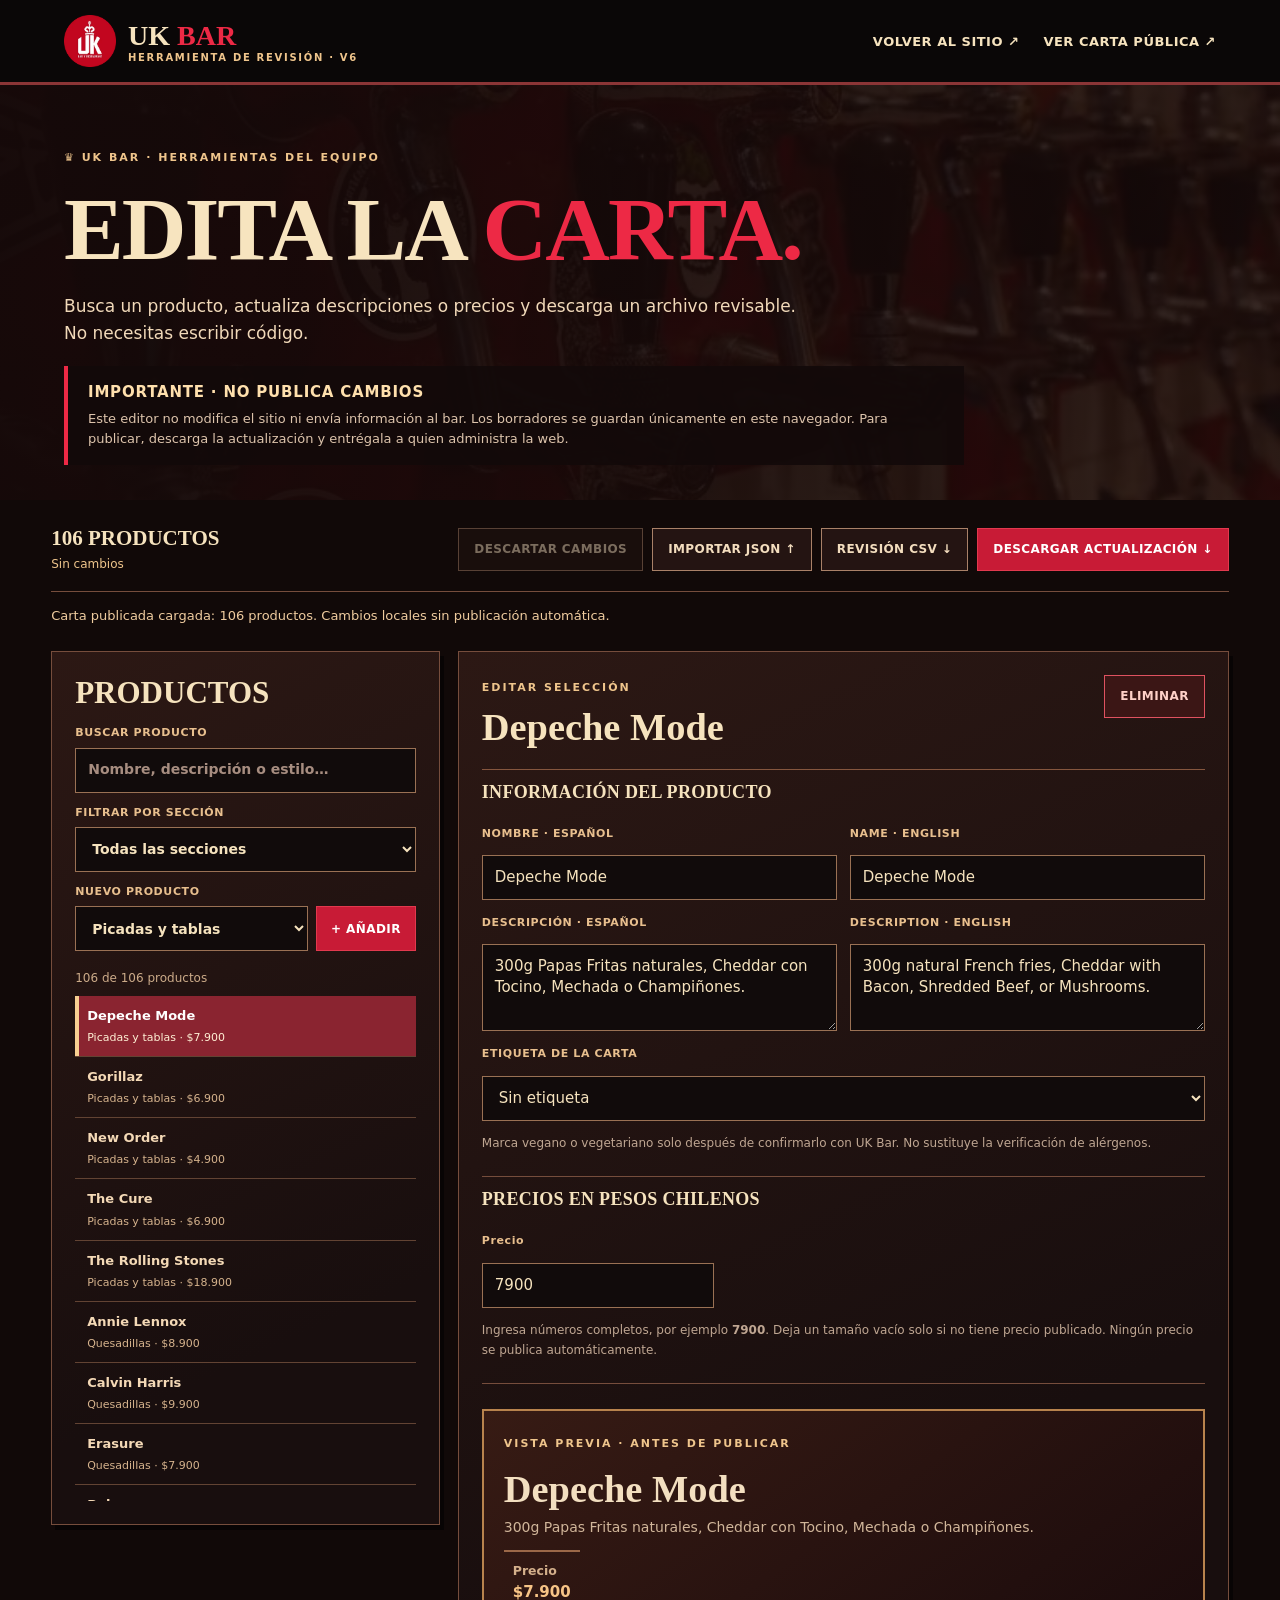
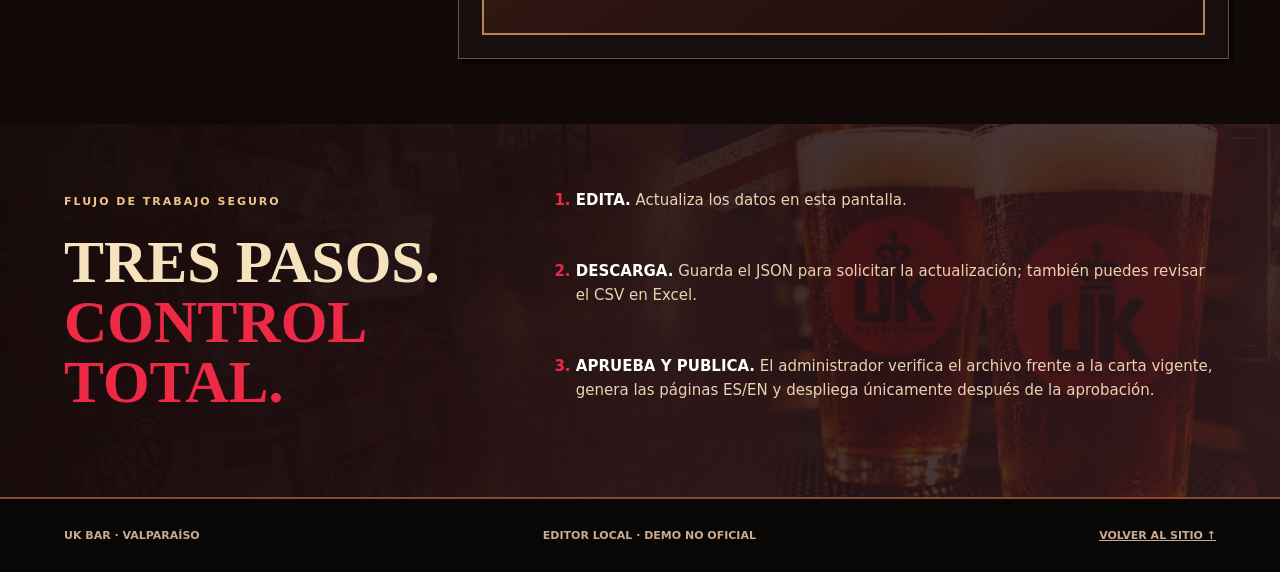
<file: editor/index.html>
<!doctype html>
<html lang="es-CL"><head>
<meta charset="utf-8"><meta name="viewport" content="width=device-width,initial-scale=1"><meta name="robots" content="noindex,nofollow"><meta name="theme-color" content="#160a0b">
<title>Editor de carta · UK Bar V6</title><link rel="icon" href="../assets/favicon.png"><link rel="stylesheet" href="editor.css"><script defer src="editor.js"></script>
</head><body>
<a class="skip" href="#editor-panel">Saltar al editor</a>
<header class="editor-header"><a class="brand" href="../"><img src="../assets/logo-ukbar.webp" alt="" width="52" height="52"><span>UK <em>BAR</em><small>HERRAMIENTA DE REVISIÓN · V6</small></span></a><nav aria-label="Navegación"><a href="../">VOLVER AL SITIO ↗</a><a href="../carta/">VER CARTA PÚBLICA ↗</a></nav></header>
<main>
<section class="intro" aria-labelledby="intro-title"><span class="overline">♛ UK BAR · HERRAMIENTAS DEL EQUIPO</span><h1 id="intro-title">EDITA LA <em>CARTA.</em></h1><p>Busca un producto, actualiza descripciones o precios y descarga un archivo revisable. No necesitas escribir código.</p><div class="notice" role="note"><strong>IMPORTANTE · NO PUBLICA CAMBIOS</strong><span>Este editor no modifica el sitio ni envía información al bar. Los borradores se guardan únicamente en este navegador. Para publicar, descarga la actualización y entrégala a quien administra la web.</span></div></section>
<div class="workspace" id="editor-panel">
<section class="toolbar" aria-label="Opciones de carta"><div class="toolbar-status"><strong id="item-count">CARGANDO…</strong><span id="change-count" class="change-count">Sin cambios</span></div><div class="toolbar-buttons"><button type="button" id="restore-draft" class="button ghost" hidden>RECUPERAR BORRADOR</button><button type="button" id="reset-all" class="button ghost" disabled>DESCARTAR CAMBIOS</button><button type="button" id="import-button" class="button ghost">IMPORTAR JSON ↑</button><input type="file" accept=".json,application/json" id="import-file" class="visually-hidden" aria-label="Elegir archivo JSON exportado"><button type="button" id="export-csv" class="button ghost">REVISIÓN CSV ↓</button><button type="button" id="export-json" class="button primary">DESCARGAR ACTUALIZACIÓN ↓</button></div></section>
<p id="global-status" role="status" aria-live="polite" class="global-status">Cargando datos actuales de la carta…</p>
<div class="editor-grid">
<aside class="catalogue"><h2>PRODUCTOS</h2><label for="search">BUSCAR PRODUCTO<input id="search" type="search" placeholder="Nombre, descripción o estilo…" autocomplete="off"></label><label for="category-filter">FILTRAR POR SECCIÓN<select id="category-filter"></select></label><div class="add-row"><label for="new-category">NUEVO PRODUCTO<select id="new-category"></select></label><button type="button" id="add-item" class="button primary small">+ AÑADIR</button></div><p id="list-count" class="list-count">Cargando productos…</p><ul id="item-list" class="item-list" aria-label="Lista de productos"></ul></aside>
<section class="editor-detail" aria-labelledby="detail-title"><div class="detail-title-line"><div><span class="overline">EDITAR SELECCIÓN</span><h2 id="detail-title">ELIGE UN PRODUCTO.</h2></div><button id="delete-item" type="button" class="button danger">ELIMINAR</button></div>
<form id="product-form" autocomplete="off">
<fieldset class="field-group"><legend>INFORMACIÓN DEL PRODUCTO</legend><div class="form-grid"><label for="name-es">NOMBRE · ESPAÑOL<input id="name-es" data-field="name" type="text" maxlength="120" required></label><label for="name-en">NAME · ENGLISH<input id="name-en" data-field="name_en" type="text" maxlength="120" required></label></div><div class="form-grid"><label for="description-es">DESCRIPCIÓN · ESPAÑOL<textarea id="description-es" data-field="description_es" rows="3" maxlength="1000"></textarea></label><label for="description-en">DESCRIPTION · ENGLISH<textarea id="description-en" data-field="description_en" rows="3" maxlength="1000"></textarea></label></div><label for="special">ETIQUETA DE LA CARTA<select id="special" data-field="special"><option value="">Sin etiqueta</option><option value="vegano">Vegano</option><option value="vegetariano">Vegetariano</option></select></label><small>Marca vegano o vegetariano solo después de confirmarlo con UK Bar. No sustituye la verificación de alérgenos.</small></fieldset>
<fieldset class="field-group"><legend>PRECIOS EN PESOS CHILENOS</legend><div id="price-fields" class="price-grid"></div><small>Ingresa números completos, por ejemplo <strong>7900</strong>. Deja un tamaño vacío solo si no tiene precio publicado. Ningún precio se publica automáticamente.</small></fieldset>
<fieldset class="field-group" id="beer-fields" hidden><legend>DATOS DE CERVEZA</legend><div class="form-grid"><label for="beer-style">ESTILO<input id="beer-style" data-field="style" maxlength="80" type="text"></label><label for="beer-abv">ALCOHOL (% ABV)<input id="beer-abv" data-field="abv" type="number" min="0" max="30" step="0.1"></label><label for="beer-ibu">AMARGOR (IBU)<input id="beer-ibu" data-field="ibu" type="number" min="0" max="150" step="1"></label></div><small>ABV e IBU solo cuando estén confirmados por una fuente actualizada.</small></fieldset></form>
<div class="live-preview" role="region" aria-label="Vista previa del producto"><span class="overline">VISTA PREVIA · ANTES DE PUBLICAR</span><h3 id="preview-name">—</h3><p id="preview-description">Selecciona un producto.</p><div id="preview-prices" class="preview-prices"></div></div>
</section></div></div>
<section class="instructions" aria-labelledby="steps-title"><div><span class="overline">FLUJO DE TRABAJO SEGURO</span><h2 id="steps-title">TRES PASOS.<br><em>CONTROL TOTAL.</em></h2></div><ol><li><strong>EDITA.</strong> Actualiza los datos en esta pantalla.</li><li><strong>DESCARGA.</strong> Guarda el JSON para solicitar la actualización; también puedes revisar el CSV en Excel.</li><li><strong>APRUEBA Y PUBLICA.</strong> El administrador verifica el archivo frente a la carta vigente, genera las páginas ES/EN y despliega únicamente después de la aprobación.</li></ol></section>
</main><footer class="footer"><span>UK BAR · VALPARAÍSO</span><span>EDITOR LOCAL · DEMO NO OFICIAL</span><a href="../">VOLVER AL SITIO ↑</a></footer>
</body></html>
</file>
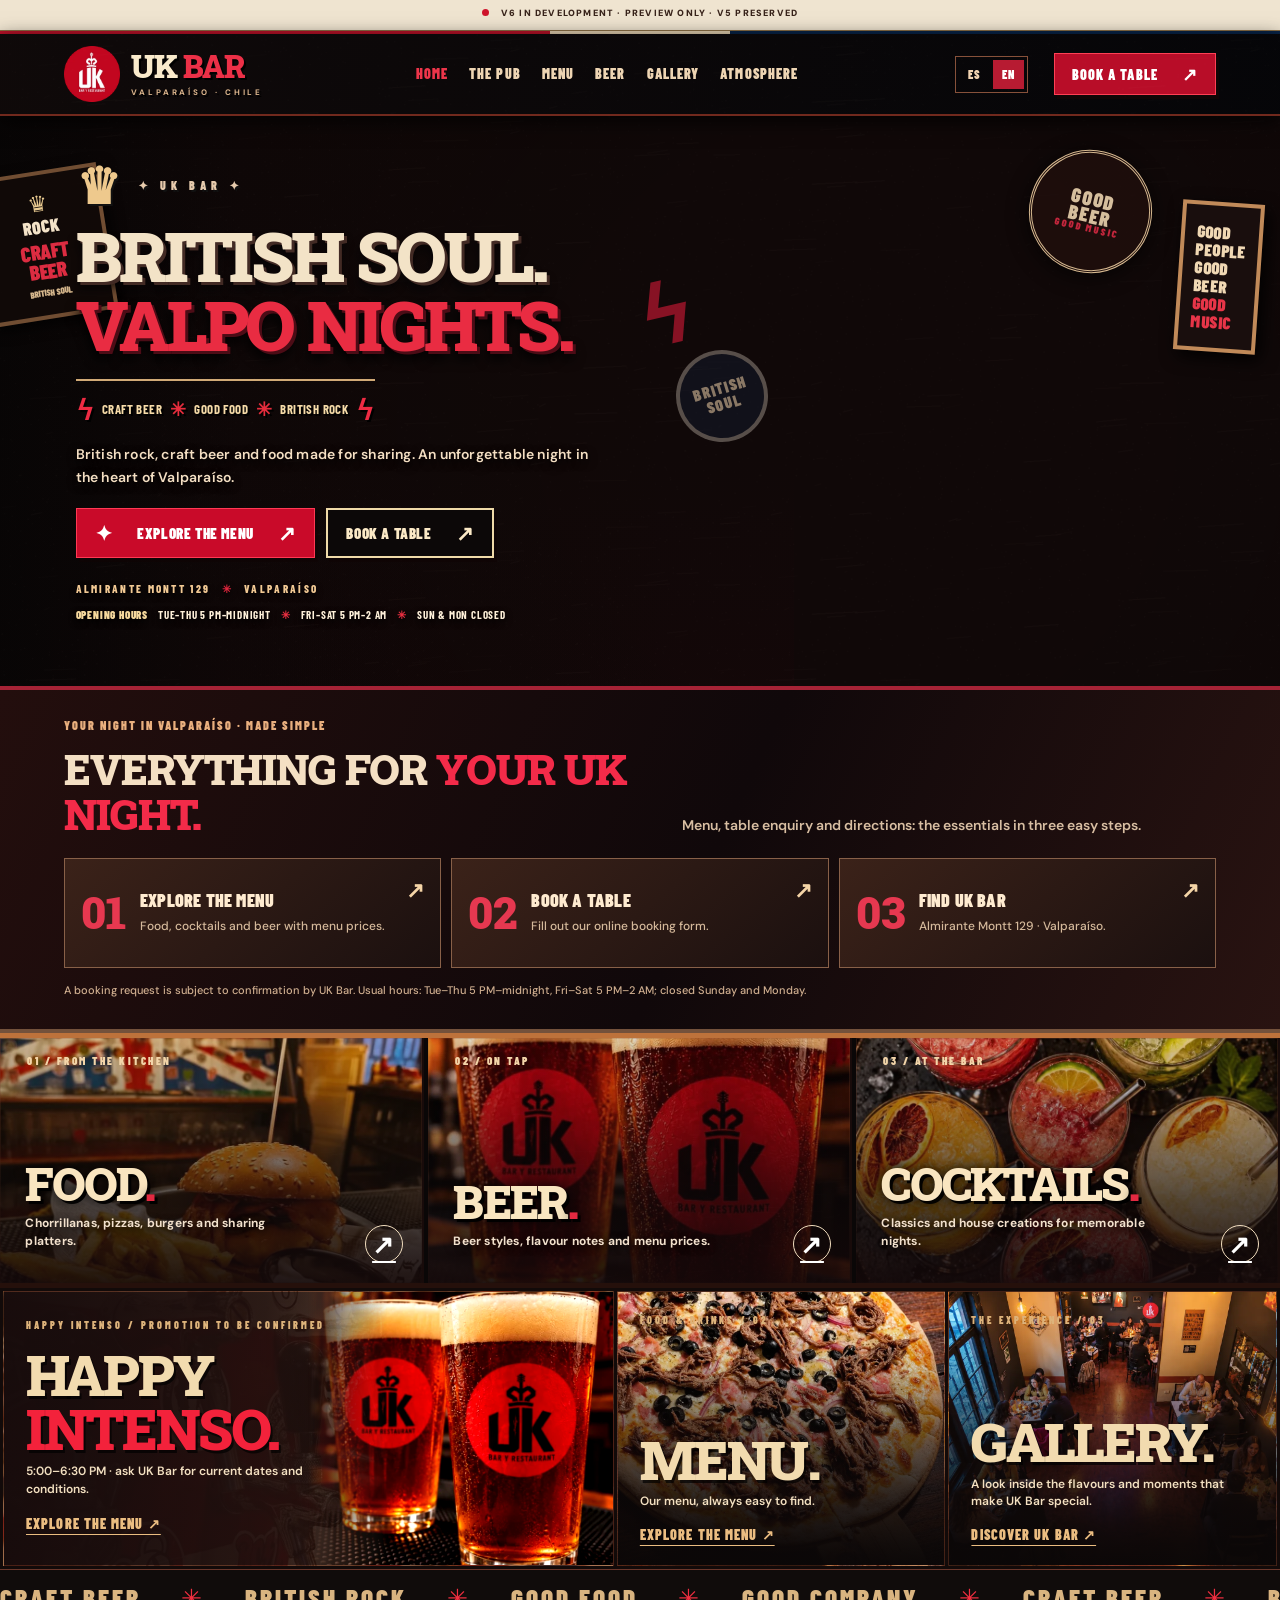
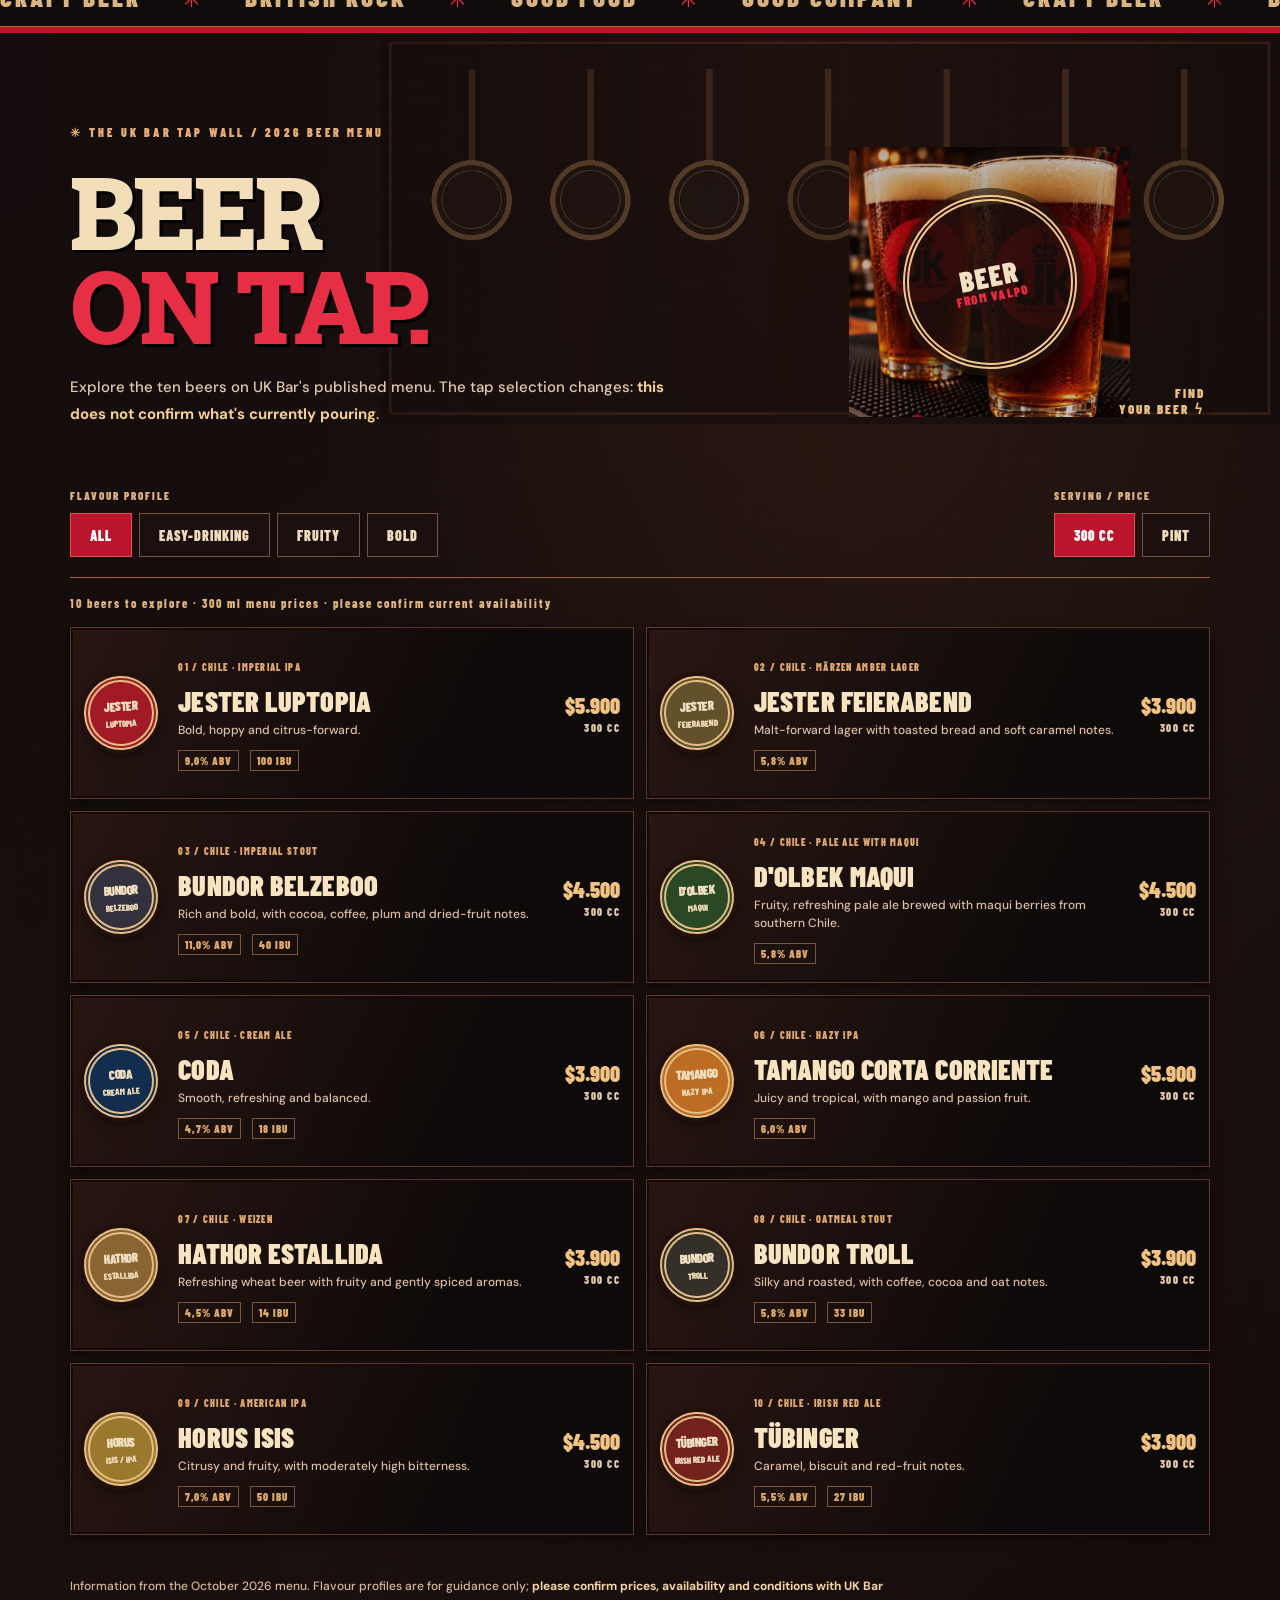
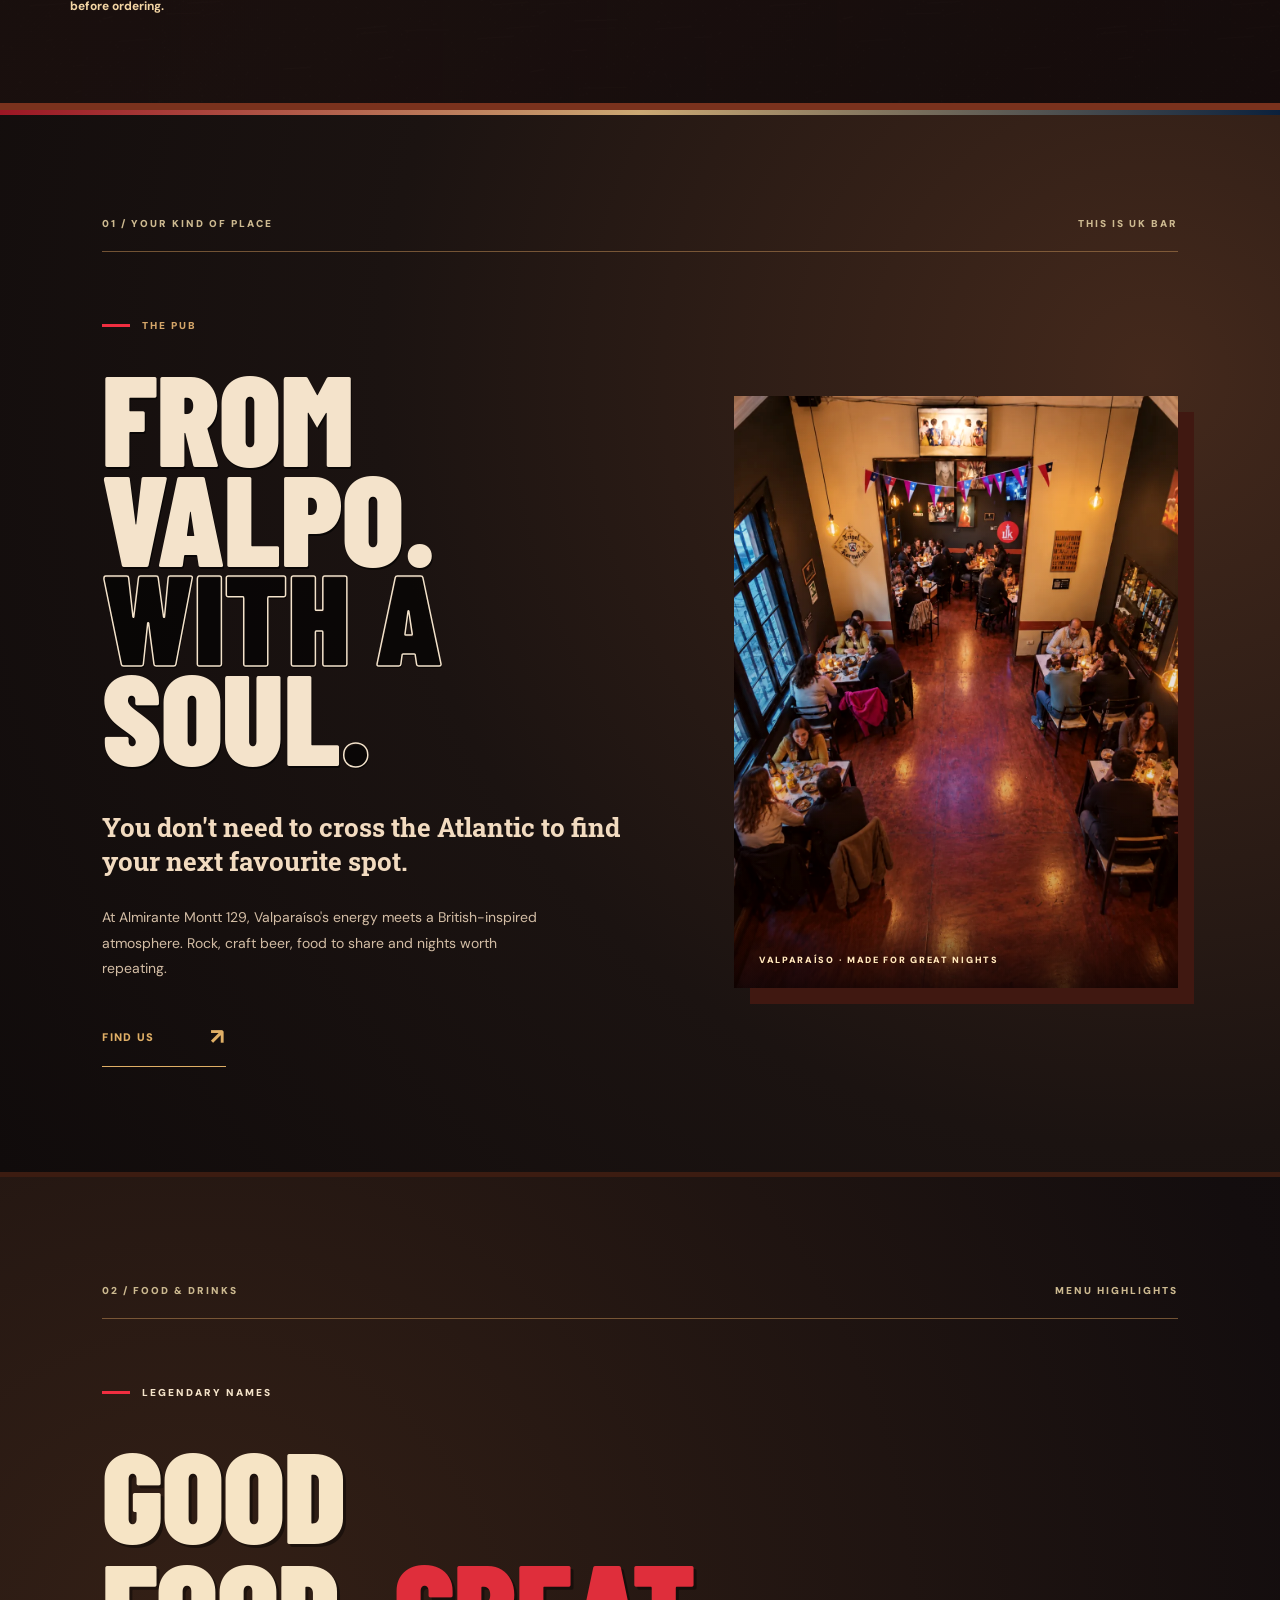
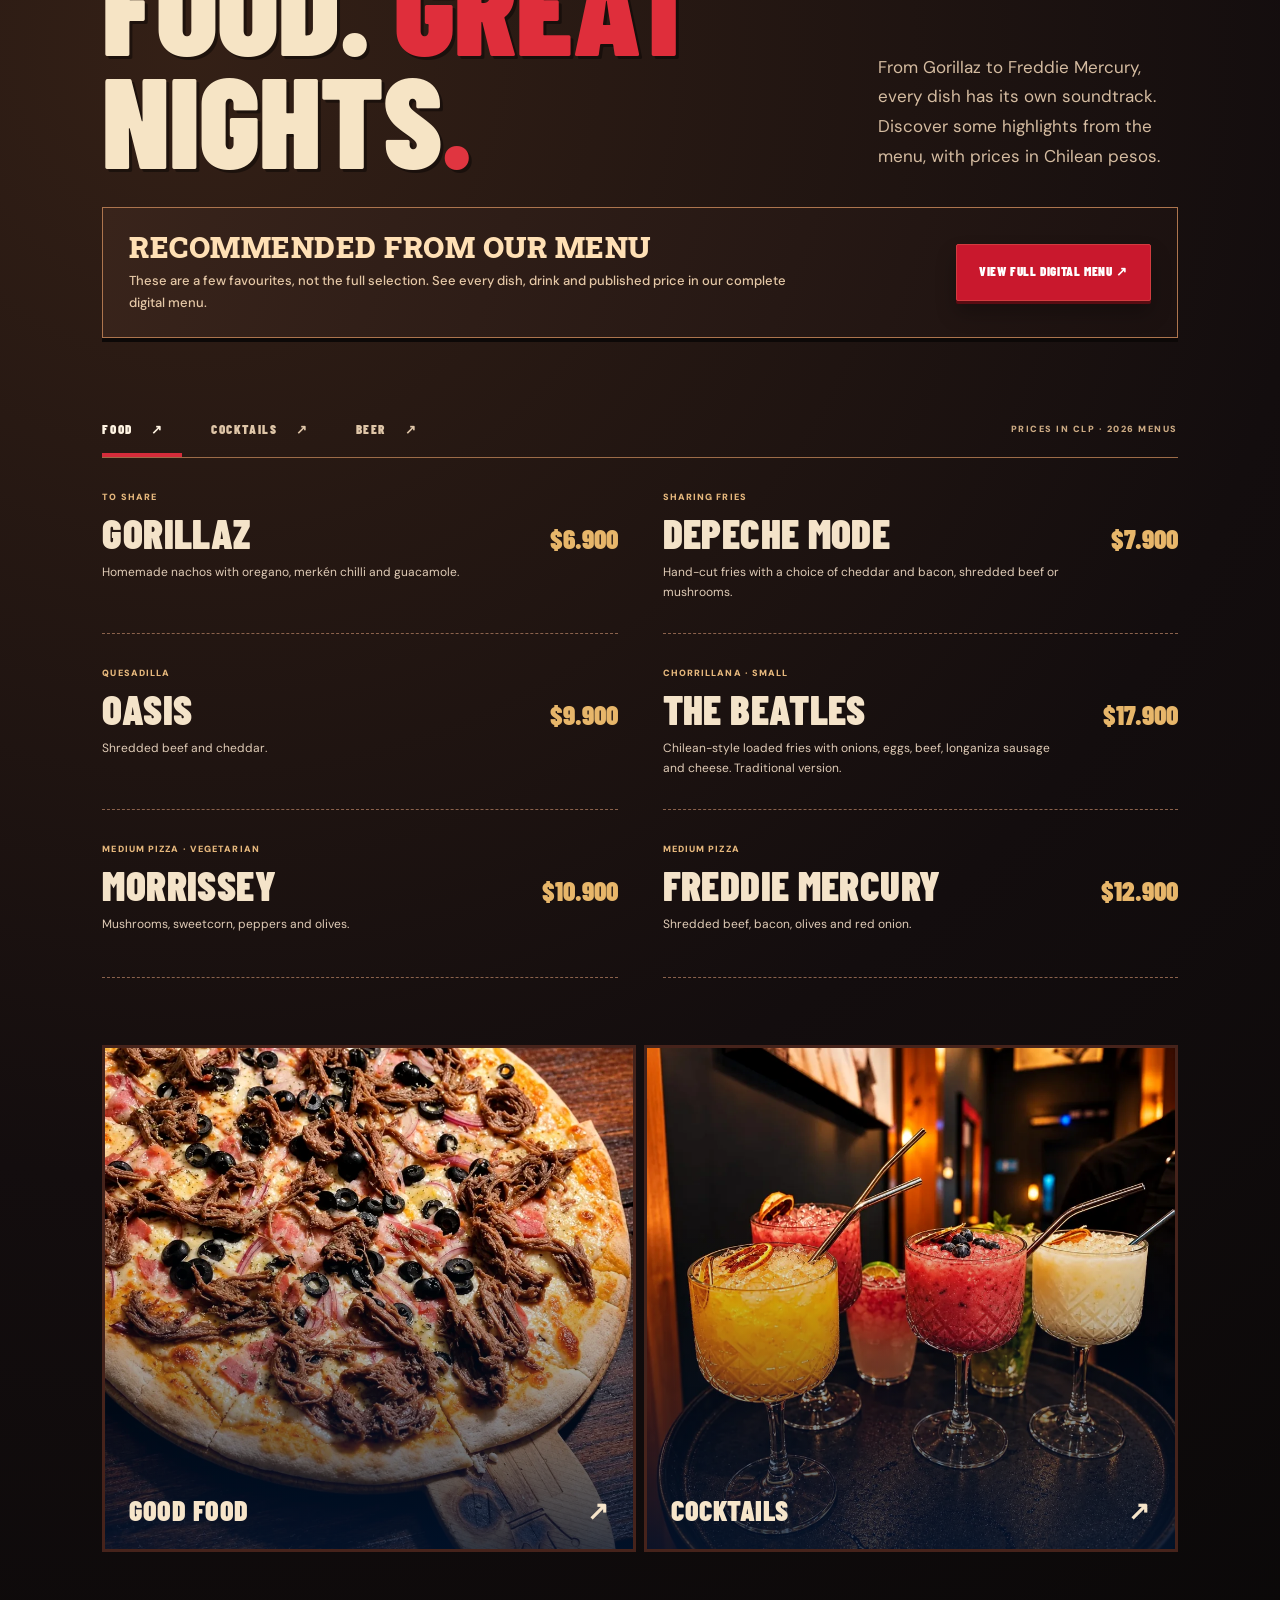
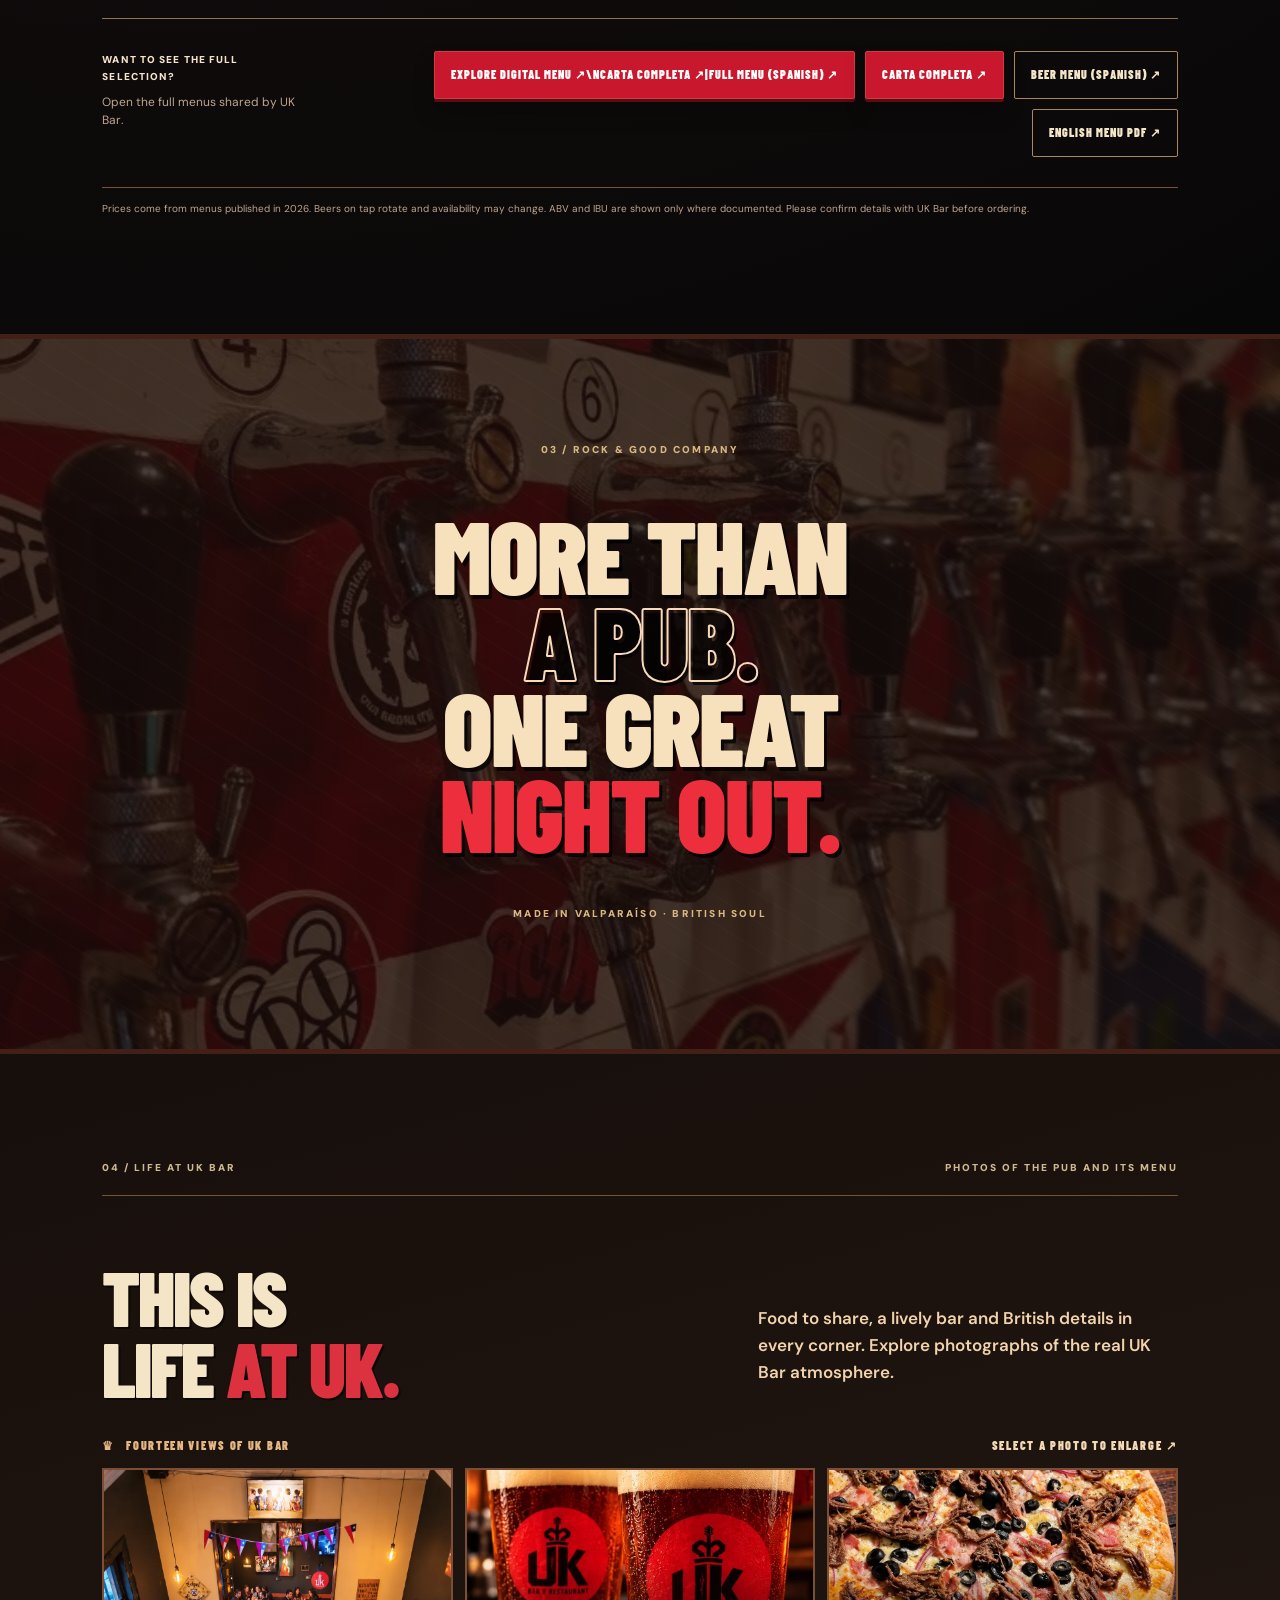
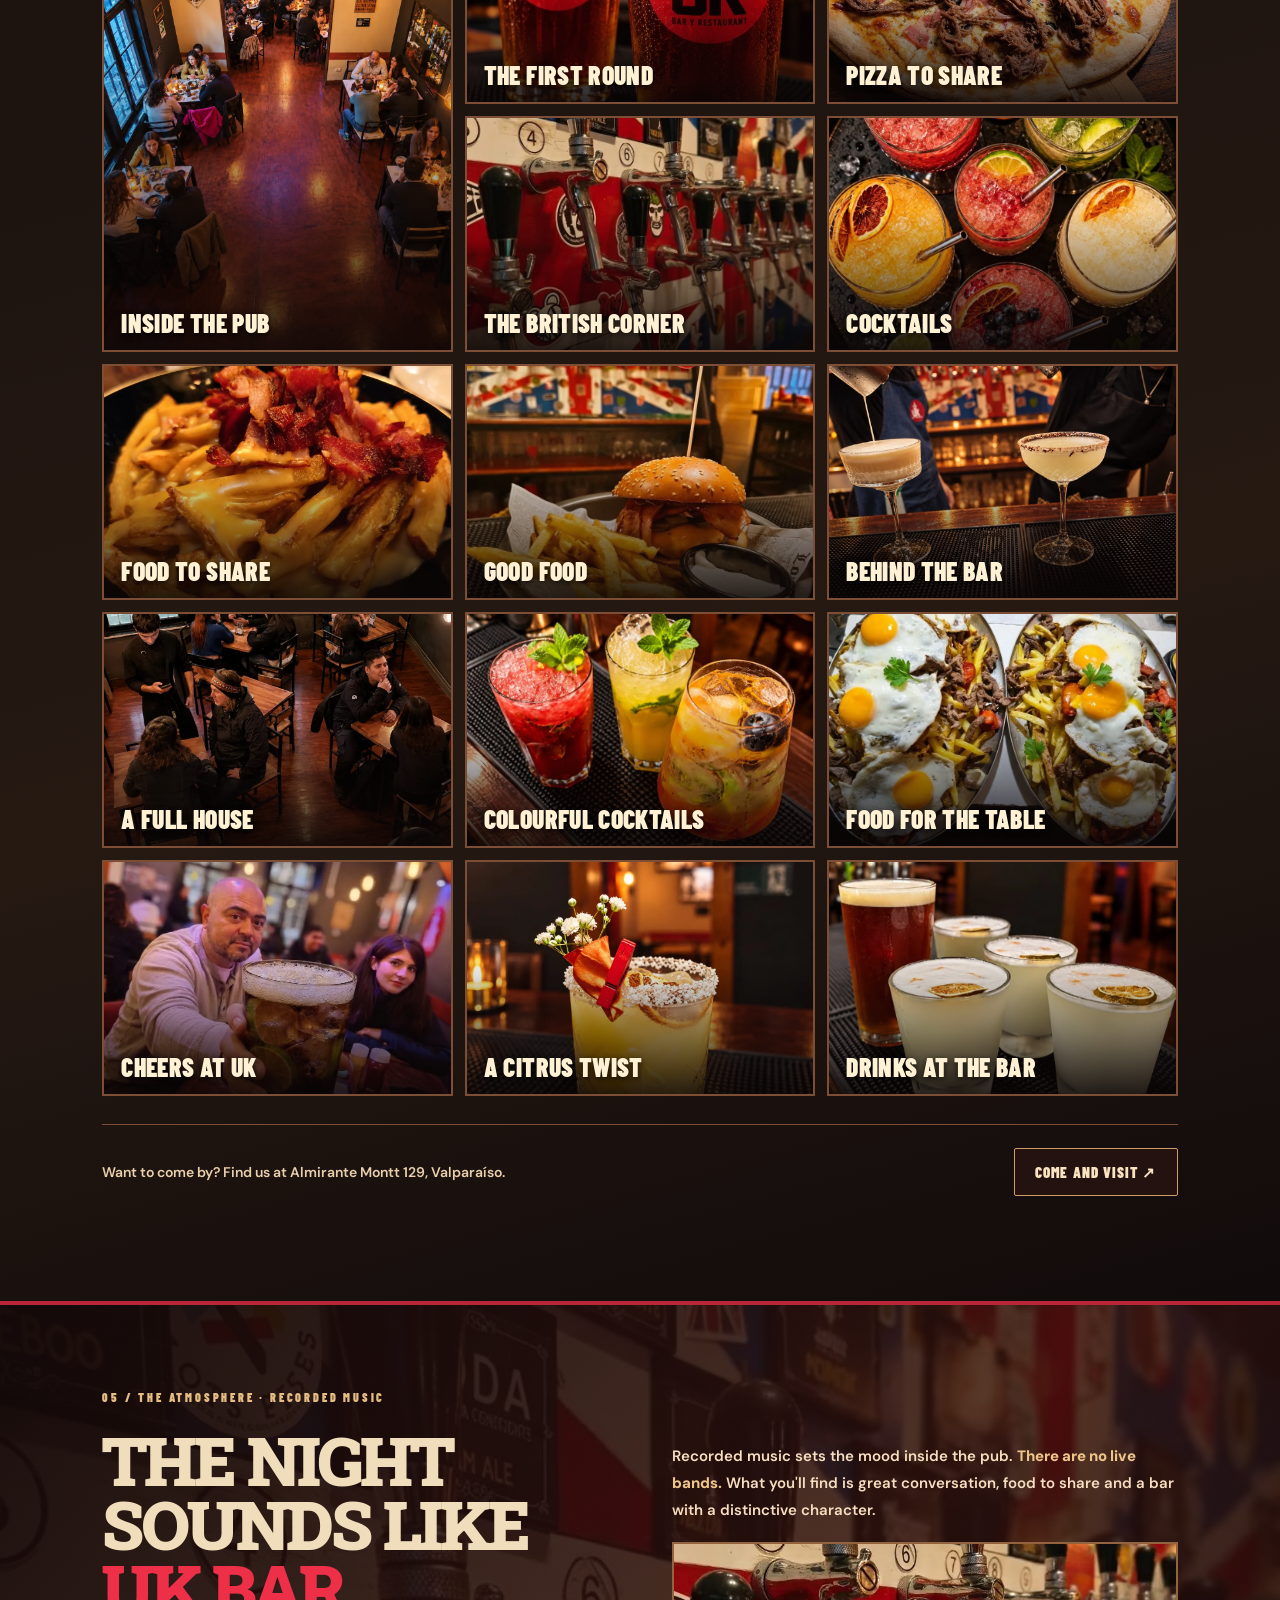
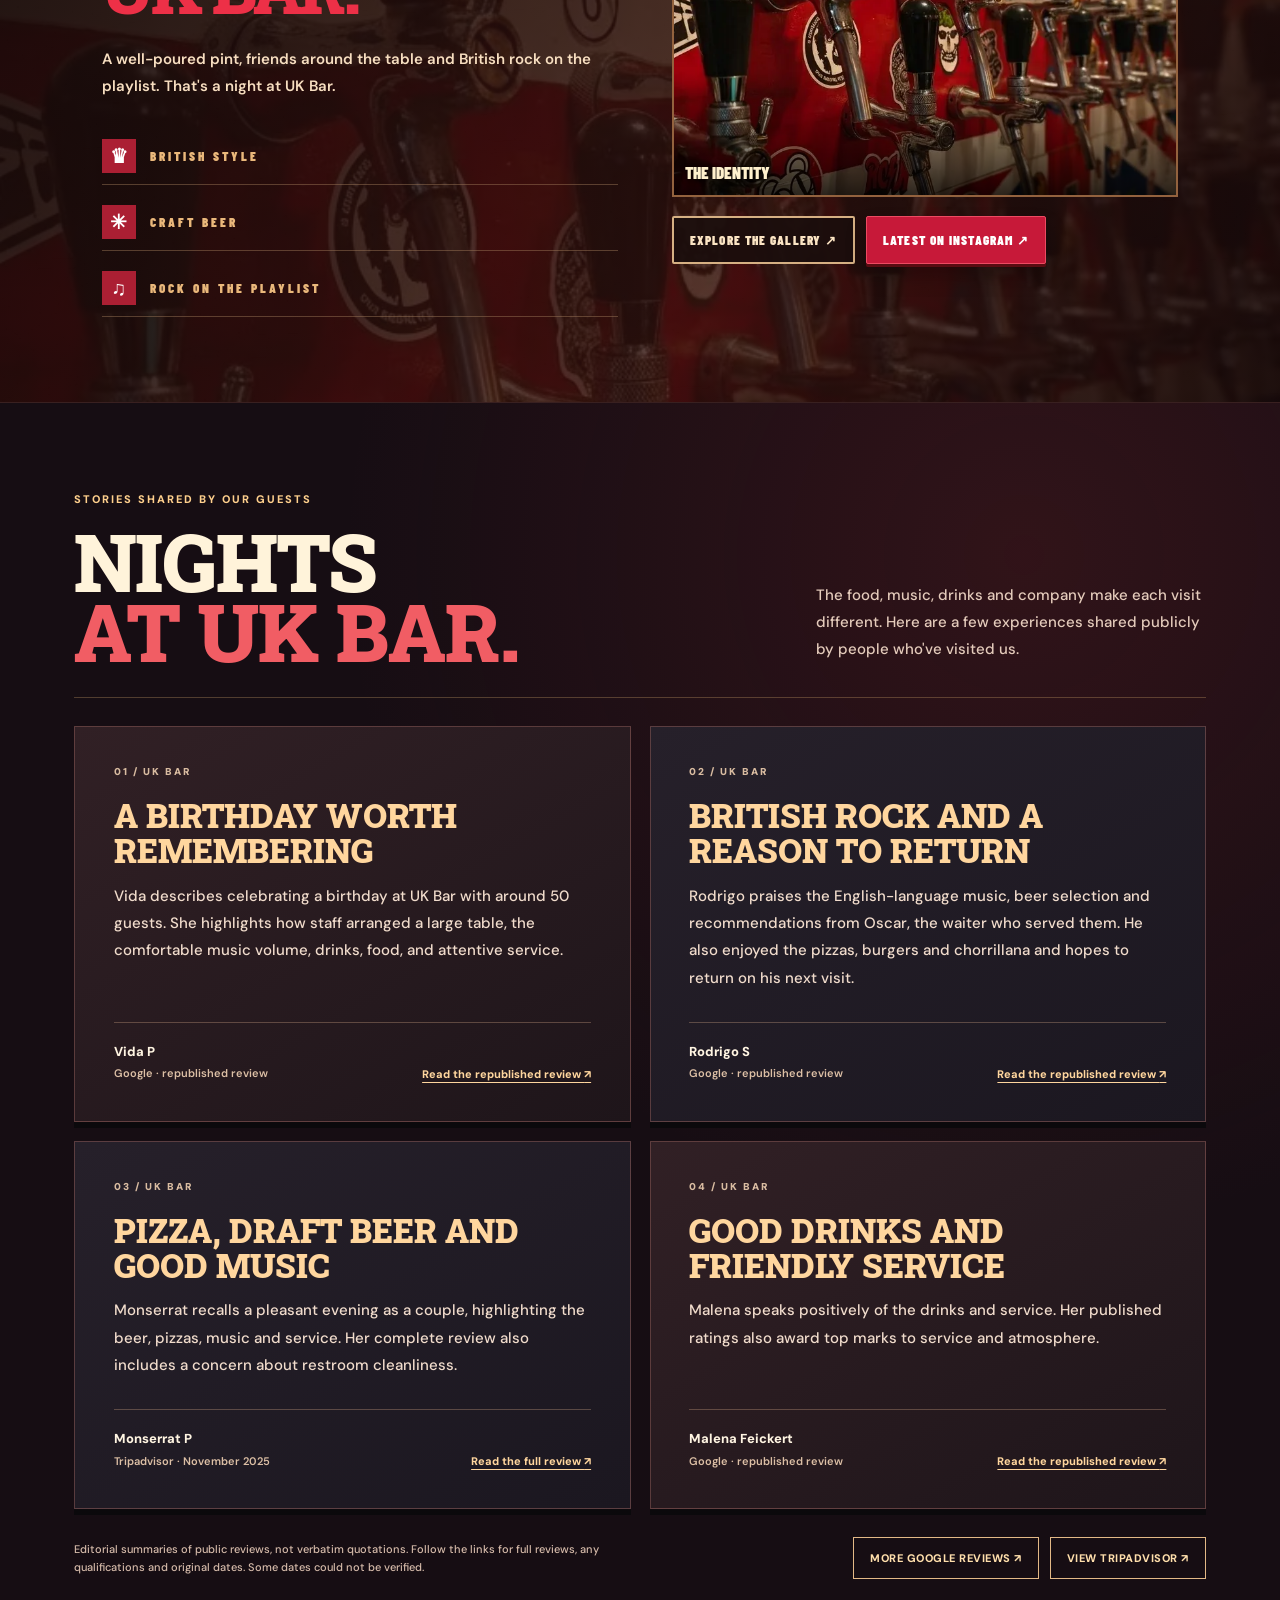
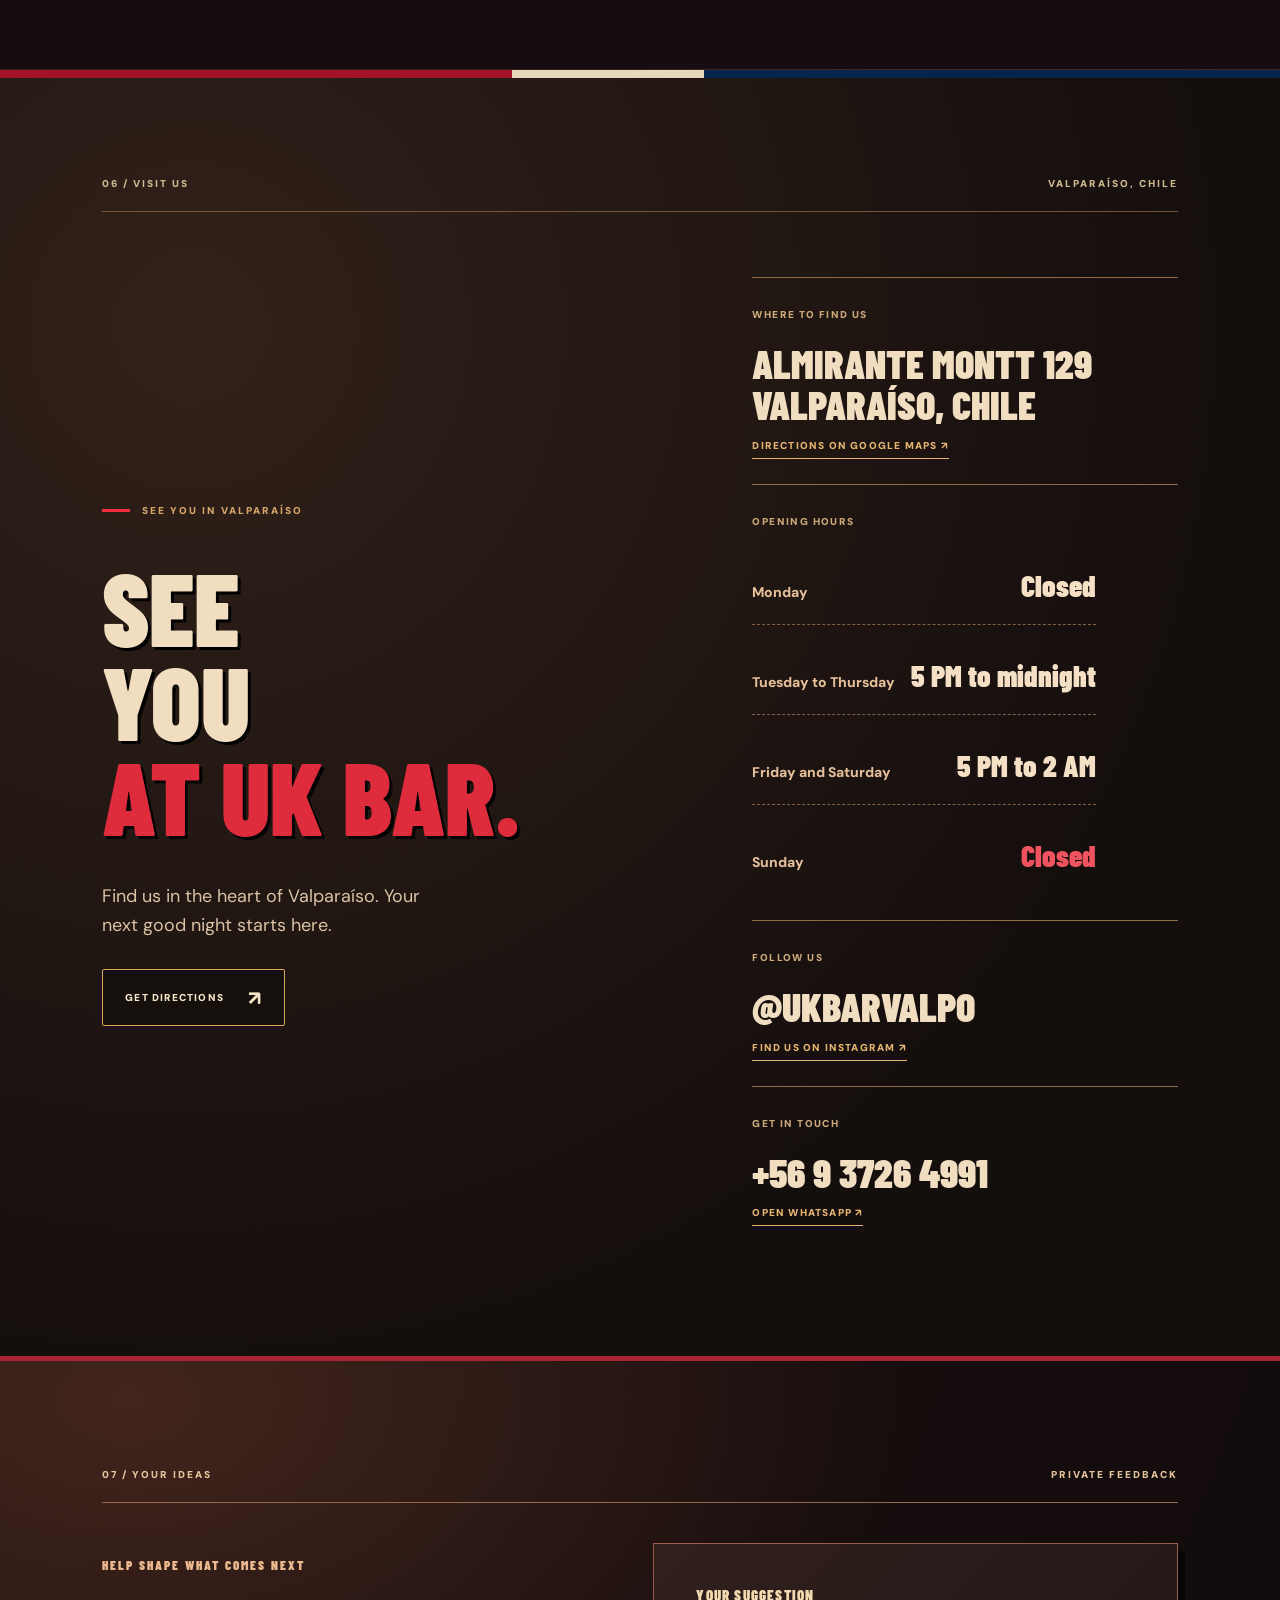
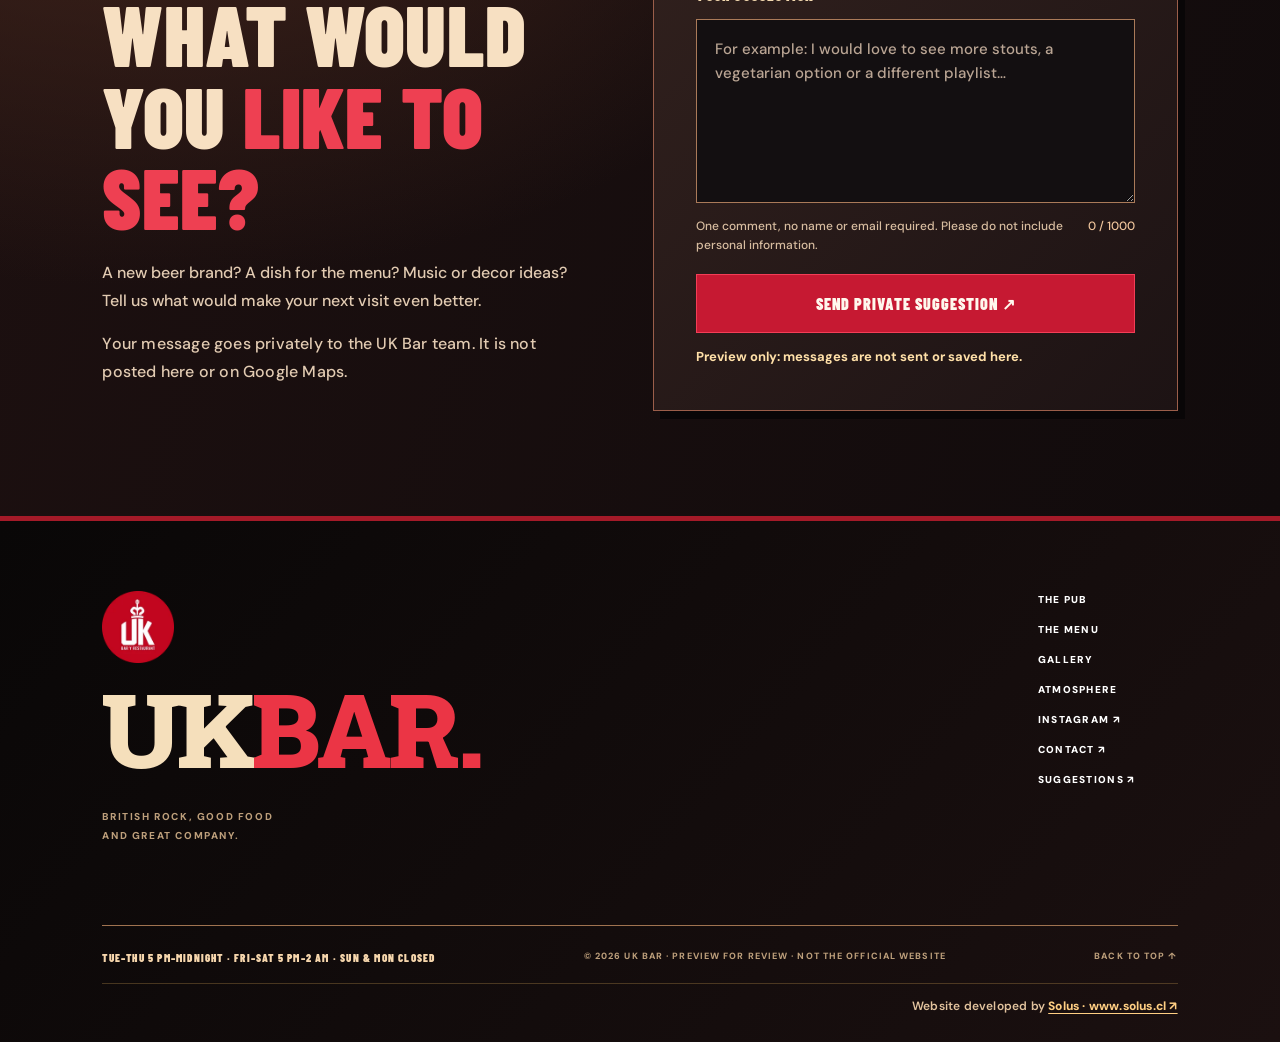
<file: en/index.html>
<!doctype html>
<html lang="en">
<head>
  <meta charset="utf-8">
  <meta name="viewport" content="width=device-width,initial-scale=1">
  <meta name="theme-color" content="#120a0a">
  <meta name="robots" content="noindex,nofollow">
  <meta name="description" content="Visit UK Bar in Valparaíso for craft beer, cocktails, pizzas and chorrillanas. Find us at Almirante Montt 129. Explore the digital menu and book a table.">
  <meta property="og:type" content="website">
  <link rel="canonical" href="https://loncodev.github.io/ukbar-preview-v6/en/">
  <link rel="alternate" hreflang="es-CL" href="https://loncodev.github.io/ukbar-preview-v6/">
  <link rel="alternate" hreflang="en" href="https://loncodev.github.io/ukbar-preview-v6/en/">
  <link rel="alternate" hreflang="x-default" href="https://loncodev.github.io/ukbar-preview-v6/">
  <meta name="color-scheme" content="dark light">
  <meta property="og:title" content="UK Bar Valparaíso | Craft Beer, Cocktails &amp; Food">
  <meta property="og:description" content="Discover craft beer, cocktails and food at UK Bar in Valparaíso, Chile. Explore our menu and book a table.">
  <meta property="og:image" content="https://loncodev.github.io/ukbar-preview-v6/assets/og-v6.jpg">
  <meta property="og:image:width" content="1200">
  <meta property="og:image:height" content="630">
  <meta name="twitter:card" content="summary_large_image">
  <title>UK Bar Valparaíso | Craft Beer, Cocktails &amp; Food</title>
  <link rel="icon" href="../assets/favicon.png" type="image/png">
  <link rel="preconnect" href="https://fonts.googleapis.com">
  <link rel="preconnect" href="https://fonts.gstatic.com" crossorigin>
  <link href="https://fonts.googleapis.com/css2?family=Barlow+Condensed:wght@500;600;700;800;900&family=DM+Sans:wght@400;500;600;700&family=Roboto+Slab:wght@500;600;700;800;900&display=swap" rel="stylesheet" media="print" onload="this.media=&quot;all&quot;"><noscript><link href="https://fonts.googleapis.com/css2?family=Barlow+Condensed:wght@500;600;700;800;900&family=DM+Sans:wght@400;500;600;700&family=Roboto+Slab:wght@500;600;700;800;900&display=swap" rel="stylesheet"></noscript>
  <link rel="preload" href="../assets/hero-v6-mobile.webp" as="image" type="image/webp" media="(max-width: 620px)" fetchpriority="high">
  <link rel="preload" href="../assets/hero-v6.webp" as="image" type="image/webp" media="(min-width: 621px)" fetchpriority="high">
  <link rel="stylesheet" href="../ukbar.min.css?v=feedback20261029">
  <script src="../ukbar.min.js?v=gallery8" defer></script>
  <script src="../sugerencias.js?v=feedback20261029" defer></script>
  <script type="application/ld+json" id="business-data">{
  "@context": "https://schema.org",
  "@type": "Restaurant",
  "name": "UK Bar & Restaurant",
  "url": "https://loncodev.github.io/ukbar-preview-v6/",
  "image": "https://loncodev.github.io/ukbar-preview-v6/assets/og-v6.jpg",
  "description": "Craft beer bar and restaurant in Valparaíso with cocktails, pizzas, chorrillanas and British rock.",
  "address": {
    "@type": "PostalAddress",
    "streetAddress": "Almirante Montt 129",
    "addressLocality": "Valparaíso",
    "addressCountry": "CL",
    "addressRegion": "Región de Valparaíso"
  },
  "hasMenu": "https://loncodev.github.io/ukbar-preview-v6/en/menu/",
  "sameAs": [
    "https://www.instagram.com/ukbarvalpo/"
  ],
  "openingHoursSpecification": [
    {
      "@type": "OpeningHoursSpecification",
      "dayOfWeek": [
        "Tuesday",
        "Wednesday",
        "Thursday"
      ],
      "opens": "17:00",
      "closes": "00:00"
    },
    {
      "@type": "OpeningHoursSpecification",
      "dayOfWeek": [
        "Friday",
        "Saturday"
      ],
      "opens": "17:00",
      "closes": "02:00"
    }
  ],
  "@id": "https://loncodev.github.io/ukbar-preview-v6/#restaurant",
  "telephone": "+56 9 3726 4991",
  "menu": "https://loncodev.github.io/ukbar-preview-v6/en/menu/"
}</script>
  <script defer src="../analytics.js?v=ga4-20261111"></script>
</head>
<body>
  <a class="skip" href="#main">Skip to content</a>
  <div class="proposal-banner"><span class="proposal-dot"></span> V6 IN DEVELOPMENT · PREVIEW ONLY · V5 PRESERVED</div>
  <div class="brand-stripe" aria-hidden="true"><span></span><span></span><span></span></div>
  <header class="site-header">
    <a class="brand" href="#inicio">
      <img src="../assets/logo-ukbar.webp" width="58" height="58" alt="" />
      <span class="brand-wordmark">UK <em>BAR</em><small>VALPARAÍSO · CHILE</small></span>
    </a>
    <nav class="navigation" aria-label="Main navigation">
      <a href="#inicio">HOME</a>
      <a href="#elbar">THE PUB</a>
      <a href="menu/">MENU</a>
      <a href="#tapwall">BEER</a>
      <a href="#galeria">GALLERY</a>
      <a href="#ambiente">ATMOSPHERE</a>
    </nav>
    <nav class="language-nav" aria-label="Language"><a href="../" lang="es" hreflang="es-CL" aria-label="ES — View site in Spanish">ES</a><span aria-current="page" lang="en">EN</span></nav>
    <a class="button button-small button-red header-action" href="https://docs.google.com/forms/d/e/1FAIpQLSf3SAMyted1qxLxRD5GVT5lrSHHYBTZ5Grac81x-aX2-lOyBA/viewform" target="_blank" rel="noopener noreferrer">BOOK A TABLE <span aria-hidden="true">↗</span></a>
    <button class="menu-toggle" aria-label="Open menu" aria-controls="mobile-menu" aria-expanded="false" type="button"><span></span><span></span><span></span></button>
  </header>
  <nav class="mobile-menu" id="mobile-menu" aria-label="Mobile navigation" hidden>
    <a href="#inicio">HOME</a><a href="#elbar">THE PUB</a><a href="menu/">MENU</a><a href="#tapwall">BEER</a><a href="#galeria">GALLERY</a><a href="#ambiente">ATMOSPHERE</a><a href="#visitanos">VISIT US</a><a href="#sugerencias">SUGGESTIONS</a>
    <a href="https://docs.google.com/forms/d/e/1FAIpQLSf3SAMyted1qxLxRD5GVT5lrSHHYBTZ5Grac81x-aX2-lOyBA/viewform" target="_blank" rel="noopener noreferrer">BOOK A TABLE ↗</a>
    <a href="../" hreflang="es-CL" lang="es">VERSIÓN EN ESPAÑOL / ES ↗</a>
  </nav>

  <main id="main">
    <section class="hero pub-hero v5-hero v6-hero" id="inicio" aria-labelledby="hero-title">
      <picture class="v6-hero-picture"><source media="(max-width: 620px)" type="image/webp" srcset="../assets/hero-v6-mobile.webp"><img class="v6-hero-bg" src="../assets/hero-v6.webp" width="1680" height="840" alt="" decoding="async" fetchpriority="high"></picture>
      <div class="v6-halftone" aria-hidden="true"></div>
      <div class="v6-pub-poster v6-poster-left" aria-hidden="true"><span>ROCK</span><b>CRAFT<br>BEER</b><i>BRITISH SOUL</i></div>
      <div class="v6-hero-content">
        <div class="v6-crown" aria-hidden="true">♛<span>✦ UK BAR ✦</span></div>
        <h1 id="hero-title"><span class="v6-cream">BRITISH SOUL.</span><span class="v6-red">VALPO NIGHTS.</span></h1>
        <div class="v6-energy-line"><span aria-hidden="true">ϟ</span><strong>CRAFT BEER</strong><b>✳</b><strong>GOOD FOOD</strong><b>✳</b><strong>BRITISH ROCK</strong><span aria-hidden="true">ϟ</span></div>
        <p class="v6-intro">British rock, craft beer and food made for sharing. An unforgettable night in the heart of Valparaíso.</p>
        <div class="hero-actions">
          <a class="button button-red" href="menu/"><span aria-hidden="true">✦</span> EXPLORE THE MENU <span aria-hidden="true">↗</span></a>
          <a class="button pub-outline" href="https://docs.google.com/forms/d/e/1FAIpQLSf3SAMyted1qxLxRD5GVT5lrSHHYBTZ5Grac81x-aX2-lOyBA/viewform" target="_blank" rel="noopener noreferrer">BOOK A TABLE <span aria-hidden="true">↗</span></a>
        </div>
        <div class="v6-hero-location">ALMIRANTE MONTT 129 <span>✳</span> VALPARAÍSO</div>
        <div class="v6-hero-hours"><span>OPENING HOURS</span><strong>TUE–THU 5 PM–MIDNIGHT</strong><b>✳</b><strong>FRI–SAT 5 PM–2 AM</strong><b>✳</b><strong>SUN &amp; MON CLOSED</strong></div>
      </div>
      <div class="v6-hero-art" aria-hidden="true">
        <div class="v6-art-stamp">GOOD<br>BEER<br><small>GOOD MUSIC</small></div>
        <div class="v6-roundel">BRITISH<br>SOUL</div>
        <div class="v6-side-sign">GOOD<br>PEOPLE<br>GOOD<br>BEER<br><em>GOOD<br>MUSIC</em></div>
        <div class="v6-lightning">ϟ</div>
      </div>
    </section>
    <section class="uk-visit-steps" id="planifica" aria-labelledby="uk-visit-steps-title">
      <div class="uk-visit-steps-head"><span class="uk-visit-steps-eyebrow">YOUR NIGHT IN VALPARAÍSO · MADE SIMPLE</span><h2 id="uk-visit-steps-title">EVERYTHING FOR <em>YOUR UK NIGHT.</em></h2><p>Menu, table enquiry and directions: the essentials in three easy steps.</p></div>
      <div class="uk-visit-step-grid">
        <a class="uk-visit-step" href="menu/">
          <span class="uk-visit-step-no">01</span><span class="uk-visit-step-copy"><strong>EXPLORE THE MENU</strong><small>Food, cocktails and beer with menu prices.</small></span><span class="uk-visit-step-arrow" aria-hidden="true">↗</span></a>
        <a class="uk-visit-step" href="https://docs.google.com/forms/d/e/1FAIpQLSf3SAMyted1qxLxRD5GVT5lrSHHYBTZ5Grac81x-aX2-lOyBA/viewform" target="_blank" rel="noopener noreferrer">
          <span class="uk-visit-step-no">02</span><span class="uk-visit-step-copy"><strong>BOOK A TABLE</strong><small>Fill out our online booking form.</small></span><span class="uk-visit-step-arrow" aria-hidden="true">↗</span></a>
        <a class="uk-visit-step" href="https://www.google.com/maps/search/?api=1&amp;query=UK+Bar+Almirante+Montt+129+Valparaiso" target="_blank" rel="noopener noreferrer">
          <span class="uk-visit-step-no">03</span><span class="uk-visit-step-copy"><strong>FIND UK BAR</strong><small>Almirante Montt 129 · Valparaíso.</small></span><span class="uk-visit-step-arrow" aria-hidden="true">↗</span></a>
      </div>
      <p class="uk-visit-step-note">A booking request is subject to confirmation by UK Bar. Usual hours: Tue–Thu 5 PM–midnight, Fri–Sat 5 PM–2 AM; closed Sunday and Monday.</p>
    </section>
    <section class="pub-features v5-features" aria-label="Discover UK Bar">
      <a class="pub-feature pub-feature-food" href="#carta" data-target-tab="comida"><span class="pub-feature-caption">01 / FROM THE KITCHEN</span><h2>FOOD<span>.</span></h2><p>Chorrillanas, pizzas, burgers and sharing platters.</p><span class="pub-feature-link" aria-hidden="true">↗</span></a>
      <a class="pub-feature pub-feature-beer" href="#tapwall"><span class="pub-feature-caption">02 / ON TAP</span><h2>BEER<span>.</span></h2><p>Beer styles, flavour notes and menu prices.</p><span class="pub-feature-link" aria-hidden="true">↗</span></a>
      <a class="pub-feature pub-feature-drinks" href="#carta" data-target-tab="cocteles"><span class="pub-feature-caption">03 / AT THE BAR</span><h2>COCKTAILS<span>.</span></h2><p>Classics and house creations for memorable nights.</p><span class="pub-feature-link" aria-hidden="true">↗</span></a>
    </section>
    <section class="v5-quick-links" aria-label="Highlights and quick links">
      <a class="v5-quick v5-happy" href="#tapwall">
        <div><span class="v5-mini">HAPPY INTENSO / PROMOTION TO BE CONFIRMED</span><h2><span>HAPPY</span><br><em>INTENSO.</em></h2><p>5:00–6:30 PM · ask UK Bar for current dates and conditions.</p><strong>EXPLORE THE MENU ↗</strong></div>
        <img src="../assets/shops-pair.webp" width="660" height="635" alt="Two pints in genuine UK Bar-branded glasses" loading="lazy">
      </a>
      <a class="v5-quick v5-quick-menu" href="menu/"><span class="v5-mini">FOOD & DRINKS / 02</span><h2>MENU.</h2><p>Our menu, always easy to find.</p><strong>EXPLORE THE MENU ↗</strong></a>
      <a class="v5-quick v5-quick-gallery" href="#galeria"><span class="v5-mini">THE EXPERIENCE / 03</span><h2>GALLERY.</h2><p>A look inside the flavours and moments that make UK Bar special.</p><strong>DISCOVER UK BAR ↗</strong></a>
    </section>
    <div class="marquee" aria-hidden="true">
      <div class="marquee-track" aria-hidden="true">CRAFT BEER <b>✳</b> BRITISH ROCK <b>✳</b> GOOD FOOD <b>✳</b> GOOD COMPANY <b>✳</b> CRAFT BEER <b>✳</b> BRITISH ROCK <b>✳</b> GOOD FOOD <b>✳</b> GOOD COMPANY <b>✳</b></div>
    </div>

    <section id="tapwall" class="v6-taproom" aria-labelledby="tapwall-title">
      <div class="v6-taproom-head">
        <div><span class="v6-kicker">✳ THE UK BAR TAP WALL / 2026 BEER MENU</span>
          <h2 id="tapwall-title">BEER<br><em>ON TAP.</em></h2>
          <p>Explore the ten beers on UK Bar's published menu. The tap selection changes: <strong>this does not confirm what's currently pouring</strong>.</p>
        </div>
        <div class="v6-taproom-visual" aria-hidden="true"><span class="v6-taproom-ring">BEER<br><small>FROM VALPO</small></span><span class="v6-taproom-small">FIND<br>YOUR BEER ϟ</span></div>
      </div>
      <div class="v6-taproom-controls">
        <div class="v6-control-group"><span id="v6-beer-profile-label">FLAVOUR PROFILE</span>
          <div class="v6-control-options" role="group" aria-labelledby="v6-beer-profile-label">
            <button type="button" class="v6-filter is-selected" data-beer-filter="all" aria-pressed="true">ALL</button>
            <button type="button" class="v6-filter" data-beer-filter="suave" aria-pressed="false">EASY-DRINKING</button>
            <button type="button" class="v6-filter" data-beer-filter="frutal" aria-pressed="false">FRUITY</button>
            <button type="button" class="v6-filter" data-beer-filter="intensa" aria-pressed="false">BOLD</button>
          </div>
        </div>
        <div class="v6-control-group"><span id="v6-beer-size-label">SERVING / PRICE</span>
          <div class="v6-control-options v6-size-options" role="group" aria-labelledby="v6-beer-size-label">
            <button type="button" class="v6-size is-selected" data-beer-size="300" aria-pressed="true">300 CC</button>
            <button type="button" class="v6-size" data-beer-size="pint" aria-pressed="false">PINT</button>
          </div>
        </div>
      </div>
      <p id="v6-beer-status" class="v6-beer-status" aria-live="polite" aria-atomic="true">Explore ten beers · 300 ml menu prices</p>
      <div class="v6-tap-list">
        <article class="v6-tap" data-profile="intensa" data-price-300="5900" data-price-pint="6900">
          <div class="v6-tap-badge v6-badge-jester" aria-hidden="true"><span>JESTER</span><small>LUPTOPIA</small></div>
          <div class="v6-tap-meta"><span>01 / CHILE · IMPERIAL IPA</span><h3>JESTER LUPTOPIA</h3><p>Bold, hoppy and citrus-forward.</p><div class="v6-tap-figures"><span>9,0% ABV</span><span>100 IBU</span></div></div>
          <div class="v6-tap-price"><strong class="v6-tap-amount">$5.900</strong><small class="v6-tap-volume">300 CC</small></div>
        </article>
        <article class="v6-tap" data-profile="suave" data-price-300="3900" data-price-pint="4900">
          <div class="v6-tap-badge v6-badge-feierabend" aria-hidden="true"><span>JESTER</span><small>FEIERABEND</small></div>
          <div class="v6-tap-meta"><span>02 / CHILE · MÄRZEN AMBER LAGER</span><h3>JESTER FEIERABEND</h3><p>Malt-forward lager with toasted bread and soft caramel notes.</p><div class="v6-tap-figures"><span>5,8% ABV</span></div></div>
          <div class="v6-tap-price"><strong class="v6-tap-amount">$3.900</strong><small class="v6-tap-volume">300 CC</small></div>
        </article>
        <article class="v6-tap" data-profile="intensa" data-price-300="4500" data-price-pint="5500">
          <div class="v6-tap-badge v6-badge-belzeboo" aria-hidden="true"><span>BUNDOR</span><small>BELZEBOO</small></div>
          <div class="v6-tap-meta"><span>03 / CHILE · IMPERIAL STOUT</span><h3>BUNDOR BELZEBOO</h3><p>Rich and bold, with cocoa, coffee, plum and dried-fruit notes.</p><div class="v6-tap-figures"><span>11,0% ABV</span><span>40 IBU</span></div></div>
          <div class="v6-tap-price"><strong class="v6-tap-amount">$4.500</strong><small class="v6-tap-volume">300 CC</small></div>
        </article>
        <article class="v6-tap" data-profile="frutal" data-price-300="4500" data-price-pint="5500">
          <div class="v6-tap-badge v6-badge-dolbek" aria-hidden="true"><span>D&#x27;OLBEK</span><small>MAQUI</small></div>
          <div class="v6-tap-meta"><span>04 / CHILE · PALE ALE WITH MAQUI</span><h3>D&#x27;OLBEK MAQUI</h3><p>Fruity, refreshing pale ale brewed with maqui berries from southern Chile.</p><div class="v6-tap-figures"><span>5,8% ABV</span></div></div>
          <div class="v6-tap-price"><strong class="v6-tap-amount">$4.500</strong><small class="v6-tap-volume">300 CC</small></div>
        </article>
        <article class="v6-tap" data-profile="suave" data-price-300="3900" data-price-pint="4900">
          <div class="v6-tap-badge v6-badge-coda" aria-hidden="true"><span>CODA</span><small>CREAM ALE</small></div>
          <div class="v6-tap-meta"><span>05 / CHILE · CREAM ALE</span><h3>CODA</h3><p>Smooth, refreshing and balanced.</p><div class="v6-tap-figures"><span>4,7% ABV</span><span>18 IBU</span></div></div>
          <div class="v6-tap-price"><strong class="v6-tap-amount">$3.900</strong><small class="v6-tap-volume">300 CC</small></div>
        </article>
        <article class="v6-tap" data-profile="frutal intensa" data-price-300="5900" data-price-pint="6900">
          <div class="v6-tap-badge v6-badge-tamango" aria-hidden="true"><span>TAMANGO</span><small>HAZY IPA</small></div>
          <div class="v6-tap-meta"><span>06 / CHILE · HAZY IPA</span><h3>TAMANGO CORTA CORRIENTE</h3><p>Juicy and tropical, with mango and passion fruit.</p><div class="v6-tap-figures"><span>6,0% ABV</span></div></div>
          <div class="v6-tap-price"><strong class="v6-tap-amount">$5.900</strong><small class="v6-tap-volume">300 CC</small></div>
        </article>
        <article class="v6-tap" data-profile="suave frutal" data-price-300="3900" data-price-pint="4900">
          <div class="v6-tap-badge v6-badge-estallida" aria-hidden="true"><span>HATHOR</span><small>ESTALLIDA</small></div>
          <div class="v6-tap-meta"><span>07 / CHILE · WEIZEN</span><h3>HATHOR ESTALLIDA</h3><p>Refreshing wheat beer with fruity and gently spiced aromas.</p><div class="v6-tap-figures"><span>4,5% ABV</span><span>14 IBU</span></div></div>
          <div class="v6-tap-price"><strong class="v6-tap-amount">$3.900</strong><small class="v6-tap-volume">300 CC</small></div>
        </article>
        <article class="v6-tap" data-profile="intensa" data-price-300="3900" data-price-pint="4900">
          <div class="v6-tap-badge v6-badge-troll" aria-hidden="true"><span>BUNDOR</span><small>TROLL</small></div>
          <div class="v6-tap-meta"><span>08 / CHILE · OATMEAL STOUT</span><h3>BUNDOR TROLL</h3><p>Silky and roasted, with coffee, cocoa and oat notes.</p><div class="v6-tap-figures"><span>5,8% ABV</span><span>33 IBU</span></div></div>
          <div class="v6-tap-price"><strong class="v6-tap-amount">$3.900</strong><small class="v6-tap-volume">300 CC</small></div>
        </article>
        <article class="v6-tap" data-profile="frutal intensa" data-price-300="4500" data-price-pint="5500">
          <div class="v6-tap-badge v6-badge-horus" aria-hidden="true"><span>HORUS</span><small>ISIS / IPA</small></div>
          <div class="v6-tap-meta"><span>09 / CHILE · AMERICAN IPA</span><h3>HORUS ISIS</h3><p>Citrusy and fruity, with moderately high bitterness.</p><div class="v6-tap-figures"><span>7,0% ABV</span><span>50 IBU</span></div></div>
          <div class="v6-tap-price"><strong class="v6-tap-amount">$4.500</strong><small class="v6-tap-volume">300 CC</small></div>
        </article>
        <article class="v6-tap" data-profile="suave" data-price-300="3900" data-price-pint="4900">
          <div class="v6-tap-badge v6-badge-tubinger" aria-hidden="true"><span>TÜBINGER</span><small>IRISH RED ALE</small></div>
          <div class="v6-tap-meta"><span>10 / CHILE · IRISH RED ALE</span><h3>TÜBINGER</h3><p>Caramel, biscuit and red-fruit notes.</p><div class="v6-tap-figures"><span>5,5% ABV</span><span>27 IBU</span></div></div>
          <div class="v6-tap-price"><strong class="v6-tap-amount">$3.900</strong><small class="v6-tap-volume">300 CC</small></div>
        </article>
      </div>
      <div class="v6-taproom-foot"><p>Information from the October 2026 menu. Flavour profiles are for guidance only; <strong>please confirm prices, availability and conditions with UK Bar before ordering.</strong></p></div>
    </section>

    <section id="elbar" class="about section-padding" aria-labelledby="about-title">
      <div class="section-index"><span>01 / YOUR KIND OF PLACE</span><span>THIS IS UK BAR</span></div>
      <div class="about-grid">
        <div class="about-copy">
          <span class="eyebrow navy-eyebrow"><span class="eyebrow-line"></span> THE PUB</span>
          <h2 id="about-title">FROM<br>VALPO.<br><span>WITH A</span><br>SOUL<span class="red-dot">.</span></h2>
          <p class="about-lead">You don't need to cross the Atlantic to find your next favourite spot.</p>
          <p>At Almirante Montt 129, Valparaíso's energy meets a British-inspired atmosphere. Rock, craft beer, food to share and nights worth repeating.</p>
          <a class="text-link" href="https://www.google.com/maps/search/?api=1&query=UK+Bar+Almirante+Montt+129+Valparaiso" target="_blank" rel="noopener noreferrer">FIND US <span aria-hidden="true">↗</span></a>
        </div>
        <div class="about-image">
          <img src="../assets/bar-interior-ambiente-20261028.webp" loading="lazy" alt="Warmly lit UK Bar interior with guests at the tables" width="1086" height="1448">
          <div class="photo-index">VALPARAÍSO · MADE FOR GREAT NIGHTS</div>
        </div>
      </div>
    </section>

    <span id="cervezas" class="anchor-sentinel" aria-hidden="true"></span>
    <section class="menu-section section-padding" id="carta" aria-labelledby="menu-title">
      <div class="section-index"><span>02 / FOOD & DRINKS</span><span>MENU HIGHLIGHTS</span></div>
      <div class="menu-intro">
        <div><span class="eyebrow"><span class="eyebrow-line"></span> LEGENDARY NAMES</span><h2 id="menu-title">GOOD<br>FOOD. <em>GREAT</em><br>NIGHTS<span>.</span></h2></div>
        <p>From Gorillaz to Freddie Mercury, every dish has its own soundtrack. Discover some highlights from the menu, with prices in Chilean pesos.</p>
      </div>
      <div class="menu-highlights-banner" aria-label="Selected menu highlights">
        <div class="menu-highlights-copy"><strong>RECOMMENDED FROM OUR MENU</strong><p>These are a few favourites, not the full selection. See every dish, drink and published price in our complete digital menu.</p></div>
        <a href="menu/" class="button button-red menu-highlights-cta" aria-label="View the complete digital menu in English">VIEW FULL DIGITAL MENU ↗</a>
      </div>
      <div class="menu-toolbar">
        <div class="category-tabs" role="tablist" aria-label="Menu categories">
          <button type="button" class="category-tab is-active" role="tab" id="tab-comida" aria-controls="panel-menu" aria-selected="true" data-category="comida">FOOD <span>↗</span></button>
          <button type="button" class="category-tab" role="tab" id="tab-cocteles" aria-controls="panel-menu" aria-selected="false" data-category="cocteles" tabindex="-1">COCKTAILS <span>↗</span></button>
          <button type="button" class="category-tab" role="tab" id="tab-cervezas" aria-controls="panel-menu" aria-selected="false" data-category="cervezas" tabindex="-1">BEER <span>↗</span></button>
        </div>
        <div class="menu-label">PRICES IN CLP · 2026 MENUS</div>
      </div>
      <div class="menu-grid" id="panel-menu" role="tabpanel" aria-labelledby="tab-comida" tabindex="0">
        <article class="menu-item" data-category="comida"><div class="item-label">TO SHARE</div><div class="item-title"><h3>GORILLAZ</h3><strong>$6.900</strong></div><p>Homemade nachos with oregano, merkén chilli and guacamole.</p></article>
        <article class="menu-item" data-category="comida"><div class="item-label">SHARING FRIES</div><div class="item-title"><h3>DEPECHE MODE</h3><strong>$7.900</strong></div><p>Hand-cut fries with a choice of cheddar and bacon, shredded beef or mushrooms.</p></article>
        <article class="menu-item" data-category="comida"><div class="item-label">QUESADILLA</div><div class="item-title"><h3>OASIS</h3><strong>$9.900</strong></div><p>Shredded beef and cheddar.</p></article>
        <article class="menu-item" data-category="comida"><div class="item-label">CHORRILLANA · SMALL</div><div class="item-title"><h3>THE BEATLES</h3><strong>$17.900</strong></div><p>Chilean-style loaded fries with onions, eggs, beef, longaniza sausage and cheese. Traditional version.</p></article>
        <article class="menu-item" data-category="comida"><div class="item-label">MEDIUM PIZZA · VEGETARIAN</div><div class="item-title"><h3>MORRISSEY</h3><strong>$10.900</strong></div><p>Mushrooms, sweetcorn, peppers and olives.</p></article>
        <article class="menu-item" data-category="comida"><div class="item-label">MEDIUM PIZZA</div><div class="item-title"><h3>FREDDIE MERCURY</h3><strong>$12.900</strong></div><p>Shredded beef, bacon, olives and red onion.</p></article>

        <article class="menu-item" data-category="cocteles" hidden><div class="item-label">SIGNATURE COCKTAIL</div><div class="item-title"><h3>SWEET DREAMS</h3><strong>$5.500</strong></div><p>Gin, elderflower liqueur, blue curaçao, lemon, syrup and egg white.</p></article>
        <article class="menu-item" data-category="cocteles" hidden><div class="item-label">SIGNATURE COCKTAIL</div><div class="item-title"><h3>BITTER SWEET SYMPHONY</h3><strong>$5.900</strong></div><p>Ballantine's whisky, grapefruit liqueur, Campari, orange, lemon and Angostura bitters.</p></article>
        <article class="menu-item" data-category="cocteles" hidden><div class="item-label">SPECIAL</div><div class="item-title"><h3>PISTACHIO PISCO SOUR</h3><strong>$5.900</strong></div><p>Pisco infused with pistachios, lemon and simple syrup.</p></article>
        <article class="menu-item" data-category="cocteles" hidden><div class="item-label">SIGNATURE COCKTAIL</div><div class="item-title"><h3>COFFEE MARTINI</h3><strong>$7.500</strong></div><p>Coffee-infused vodka, Kahlúa and honey syrup.</p></article>
        <article class="menu-item" data-category="cocteles" hidden><div class="item-label">SPECIAL</div><div class="item-title"><h3>LIMONCELLO SPRITZ</h3><strong>$6.500</strong></div><p>Homemade limoncello, brut sparkling wine and soda.</p></article>
        <article class="menu-item" data-category="cocteles" hidden><div class="item-label">SIGNATURE COCKTAIL</div><div class="item-title"><h3>VAYA BAYA!</h3><strong>$6.500</strong></div><p>Gin, cassis, Ramazzotti, raspberry, strawberry and lemon.</p></article>

        <article class="menu-item" data-category="cervezas" hidden><div class="item-label">CREAM ALE · 4,7% ABV · 18 IBU · 300 CC</div><div class="item-title"><h3>CODA · CREAM ALE</h3><strong>$3.900</strong></div><p>Smooth, refreshing and balanced beer. Pint: CLP $4,900.</p></article>
        <article class="menu-item" data-category="cervezas" hidden><div class="item-label">IMPERIAL IPA · 9,0% ABV · 100 IBU · 300 CC</div><div class="item-title"><h3>JESTER · LUPTOPIA</h3><strong>$5.900</strong></div><p>Bold, hoppy beer with citrus and fruit aromas. Pint: CLP $6,900.</p></article>
        <article class="menu-item" data-category="cervezas" hidden><div class="item-label">HAZY IPA · 6,0% ABV · 300 CC</div><div class="item-title"><h3>TAMANGO · CORTA CORRIENTE</h3><strong>$5.900</strong></div><p>Juicy and tropical with mango and passion fruit notes. Pint: CLP $6,900.</p></article>
        <article class="menu-item" data-category="cervezas" hidden><div class="item-label">IRISH RED ALE · 5,5% ABV · 27 IBU · 300 CC</div><div class="item-title"><h3>TÜBINGER · IRISH RED ALE</h3><strong>$3.900</strong></div><p>Red fruit, caramel and biscuit notes. Pint: CLP $4,900.</p></article>
        <article class="menu-item" data-category="cervezas" hidden><div class="item-label">PALE ALE · 5,8% ABV · 300 CC</div><div class="item-title"><h3>D'OLBEK · MAQUI</h3><strong>$4.500</strong></div><p>Pale ale brewed with Chilean maqui berries. Pint: CLP $5,500.</p></article>
        <article class="menu-item" data-category="cervezas" hidden><div class="item-label">AMERICAN IPA · 7,0% ABV · 50 IBU · 300 CC</div><div class="item-title"><h3>HORUS · ISIS</h3><strong>$4.500</strong></div><p>Citrusy and fruity with moderately high bitterness. Pint: CLP $5,500.</p></article>
      </div>
      <div class="menu-visuals">
        <figure class="visual-card"><img src="../assets/pizza.webp" loading="lazy" alt="Pizza served at UK Bar" width="1122" height="1402"><figcaption>GOOD FOOD <span>↗</span></figcaption></figure>
        <figure class="visual-card"><img src="../assets/drinks-colour.webp" loading="lazy" alt="Colourful fruit cocktails at the bar" width="1254" height="1254"><figcaption>COCKTAILS <span>↗</span></figcaption></figure>
      </div>
      <div class="menu-links">
        <p>WANT TO SEE THE FULL SELECTION?<small>Open the full menus shared by UK Bar.</small></p>
        <div><a href="menu/" class="button button-red">EXPLORE DIGITAL MENU ↗\nCARTA COMPLETA ↗|FULL MENU (SPANISH) ↗</a><a href="https://drive.google.com/file/d/1BT2il7lNgm2EFWkiBkvd8CNZLvuGPjiC/view" target="_blank" rel="noopener noreferrer" class="button button-red">CARTA COMPLETA ↗</a><a href="https://drive.google.com/file/d/1eqj9Zos66-dzeZPRQ1Z0DYF29AqE05qz/view" target="_blank" rel="noopener noreferrer" class="button button-outline">BEER MENU (SPANISH) ↗</a><a href="https://drive.google.com/file/d/170NBJlYI7RiDH3IFN0h9wTarth-th9m_/view" target="_blank" rel="noopener noreferrer" class="button button-outline">ENGLISH MENU PDF ↗</a></div>
      </div>
      <p class="price-note">Prices come from menus published in 2026. Beers on tap rotate and availability may change. ABV and IBU are shown only where documented. Please confirm details with UK Bar before ordering.</p>
    </section>

    <section class="statement" aria-labelledby="statement-title">
      <div class="statement-rules" aria-hidden="true"></div>
      <div class="statement-content"><span>03 / ROCK & GOOD COMPANY</span><h2 id="statement-title">MORE THAN<br><em>A PUB.</em><br>ONE GREAT<br><i>NIGHT OUT.</i></h2><p>MADE IN VALPARAÍSO · BRITISH SOUL</p></div>
      <div class="statement-background" aria-hidden="true"></div>
    </section>

    <section id="galeria" class="gallery section-padding uk-photo-section" aria-labelledby="gallery-title">
      <div class="section-index"><span>04 / LIFE AT UK BAR</span><span>PHOTOS OF THE PUB AND ITS MENU</span></div>
      <div class="gallery-heading"><h2 id="gallery-title">THIS IS<br>LIFE <span>AT UK.</span></h2>
        <p>Food to share, a lively bar and British details in every corner. Explore photographs of the real UK Bar atmosphere.</p></div>
      <div class="uk-photo-intro"><span>♛ &nbsp; FOURTEEN VIEWS OF UK BAR</span><span>SELECT A PHOTO TO ENLARGE ↗</span></div>
      <div class="photo-gallery uk-photo-grid" aria-label="Photos of the pub, food and drinks">
        <figure class="gallery-card gallery-tall"><button class="gallery-open" type="button"><img loading="lazy" decoding="async" src="../assets/bar-interior-ambiente-20261028.webp" alt="Welcoming UK Bar interior with guests at the tables" width="900" height="1200"></button><figcaption>INSIDE THE PUB</figcaption></figure>
        <figure class="gallery-card"><button class="gallery-open" type="button"><img loading="lazy" decoding="async" src="../assets/shops-pair.webp" alt="Two beers in glasses bearing the UK Bar logo" width="660" height="635"></button><figcaption>THE FIRST ROUND</figcaption></figure>
        <figure class="gallery-card"><button class="gallery-open" type="button"><img loading="lazy" decoding="async" src="../assets/pizza.webp" alt="UK Bar pizza ready to share" width="1000" height="1250"></button><figcaption>PIZZA TO SHARE</figcaption></figure>
        <figure class="gallery-card"><button class="gallery-open" type="button"><img loading="lazy" decoding="async" src="../assets/british-wall.webp" alt="British pub details and beer taps at UK Bar" width="768" height="1376"></button><figcaption>THE BRITISH CORNER</figcaption></figure>
        <figure class="gallery-card"><button class="gallery-open" type="button"><img loading="lazy" decoding="async" src="../assets/cocktails.webp" alt="Colourful cocktails served at the bar" width="900" height="1200"></button><figcaption>COCKTAILS</figcaption></figure>
        <figure class="gallery-card"><button class="gallery-open" type="button"><img loading="lazy" decoding="async" src="../assets/chorrillana.webp" alt="UK Bar chorrillana loaded fries" width="1200" height="1600"></button><figcaption>FOOD TO SHARE</figcaption></figure>
        <figure class="gallery-card"><button class="gallery-open" type="button"><img loading="lazy" decoding="async" src="../assets/burger-fries.webp" alt="Burger and fries served at UK Bar" width="896" height="1195"></button><figcaption>GOOD FOOD</figcaption></figure>
        <figure class="gallery-card"><button class="gallery-open" type="button"><img loading="lazy" decoding="async" src="../assets/bartender.webp" alt="Cocktail preparation behind the bar" width="1086" height="1448"></button><figcaption>BEHIND THE BAR</figcaption></figure>
        <figure class="gallery-card"><button class="gallery-open" type="button"><img loading="lazy" decoding="async" src="../assets/galeria-salon-clientes-20261028.webp" alt="Guests chatting around tables inside UK Bar" width="1086" height="1448"></button><figcaption>A FULL HOUSE</figcaption></figure>
        <figure class="gallery-card"><button class="gallery-open" type="button"><img loading="lazy" decoding="async" src="../assets/galeria-cocteles-colores-20261028.webp" alt="Three colourful cocktails on the UK Bar counter" width="900" height="1600"></button><figcaption>COLOURFUL COCKTAILS</figcaption></figure>
        <figure class="gallery-card"><button class="gallery-open" type="button"><img loading="lazy" decoding="async" src="../assets/galeria-plato-huevos-20261028.webp" alt="Generous plate of fries and eggs served at UK Bar" width="896" height="1195"></button><figcaption>FOOD FOR THE TABLE</figcaption></figure>
        <figure class="gallery-card"><button class="gallery-open" type="button"><img loading="lazy" decoding="async" src="../assets/galeria-brindis-cerveza-20261028.webp" alt="Guest raising a pint of UK Bar beer in a toast" width="896" height="1195"></button><figcaption>CHEERS AT UK</figcaption></figure>
        <figure class="gallery-card"><button class="gallery-open" type="button"><img loading="lazy" decoding="async" src="../assets/galeria-coctel-citrico-20261028.webp" alt="Yellow cocktail with citrus garnish and decorated glass rim" width="1086" height="1448"></button><figcaption>A CITRUS TWIST</figcaption></figure>
        <figure class="gallery-card"><button class="gallery-open" type="button"><img loading="lazy" decoding="async" src="../assets/galeria-copas-barra-20261028.webp" alt="Three small cocktail glasses beside a beer on the UK Bar counter" width="899" height="1600"></button><figcaption>DRINKS AT THE BAR</figcaption></figure>
      </div>
      <div class="uk-gallery-bottom"><p>Want to come by? Find us at Almirante Montt 129, Valparaíso.</p><a href="#visitanos" class="button pub-outline">COME AND VISIT ↗</a></div>
    </section>
    <dialog id="uk-gallery-dialog" class="uk-gallery-dialog" aria-label="Enlarged UK Bar photograph">
      <div class="uk-gallery-modal-head"><span>♛ UK BAR · GALLERY</span><button class="uk-gallery-close" type="button" aria-label="Close enlarged photograph">CLOSE ×</button></div>
      <div class="uk-gallery-modal-stage"><button class="uk-gallery-nav" type="button" data-gallery-direction="-1" aria-label="Previous photograph">←</button>
        <img id="uk-gallery-large" src="../assets/bar-interior-ambiente-20261028.webp" alt="" width="900" height="1200">
        <button class="uk-gallery-nav" type="button" data-gallery-direction="1" aria-label="Next photograph">→</button></div>
      <div class="uk-gallery-modal-foot"><p id="uk-gallery-caption"></p><span id="uk-gallery-position" aria-live="polite"></span></div>
    </dialog>

    <section class="v5-agenda uk-atmosphere" id="ambiente" aria-labelledby="agenda-title">
      <div class="v5-agenda-heading uk-atmosphere-heading"><span>05 / THE ATMOSPHERE · RECORDED MUSIC</span>
        <h2 id="agenda-title">THE NIGHT<br>SOUNDS LIKE <em>UK BAR.</em></h2>
        <p>A well-poured pint, friends around the table and British rock on the playlist. That's a night at UK Bar.</p>
        <div class="uk-atmosphere-facts">
          <div><strong>♛</strong><span>BRITISH STYLE</span></div>
          <div><strong>✳</strong><span>CRAFT BEER</span></div>
          <div><strong>♫</strong><span>ROCK ON THE PLAYLIST</span></div>
        </div>
      </div>
      <div class="uk-atmosphere-side">
        <p>Recorded music sets the mood inside the pub. <strong>There are no live bands.</strong> What you'll find is great conversation, food to share and a bar with a distinctive character.</p>
        <div class="uk-atmosphere-images">
          <figure><img loading="lazy" decoding="async" src="../assets/british-wall.webp" alt="Beer taps and British pub decorations" width="768" height="1376"><figcaption>THE IDENTITY</figcaption></figure>
        </div>
        <div class="uk-atmosphere-actions"><a href="#galeria" class="button pub-outline">EXPLORE THE GALLERY ↗</a><a href="https://www.instagram.com/ukbarvalpo/" class="button button-red" target="_blank" rel="noopener noreferrer">LATEST ON INSTAGRAM ↗</a></div>
      </div>
    </section>
    <section id="opiniones" class="uk-reviews" aria-labelledby="uk-reviews-title">
      <div class="uk-reviews-wrap">
        <div class="uk-reviews-intro">
          <div><span class="uk-reviews-kicker">STORIES SHARED BY OUR GUESTS</span><h2 id="uk-reviews-title">NIGHTS<br><em>AT UK BAR.</em></h2></div>
          <p>The food, music, drinks and company make each visit different. Here are a few experiences shared publicly by people who've visited us.</p>
        </div>
        <div class="uk-reviews-grid">
        <article class="uk-review-card">
          <span class="uk-review-card-index" aria-hidden="true">01 / UK BAR</span>
          <h3>A BIRTHDAY WORTH REMEMBERING</h3>
          <p>Vida describes celebrating a birthday at UK Bar with around 50 guests. She highlights how staff arranged a large table, the comfortable music volume, drinks, food, and attentive service.</p>
          <div class="uk-review-card-bottom">
            <div><strong>Vida P</strong><span>Google · republished review</span></div>
            <a href="https://wanderlog.com/nb/list/geoCategory/22004/best-cheap-eats-in-valparaiso" target="_blank" rel="noopener noreferrer" aria-label="Vida P: Read the republished review">Read the republished review <span aria-hidden="true">↗</span></a>
          </div>
        </article>
        <article class="uk-review-card">
          <span class="uk-review-card-index" aria-hidden="true">02 / UK BAR</span>
          <h3>BRITISH ROCK AND A REASON TO RETURN</h3>
          <p>Rodrigo praises the English-language music, beer selection and recommendations from Oscar, the waiter who served them. He also enjoyed the pizzas, burgers and chorrillana and hopes to return on his next visit.</p>
          <div class="uk-review-card-bottom">
            <div><strong>Rodrigo S</strong><span>Google · republished review</span></div>
            <a href="https://wanderlog.com/nb/list/geoCategory/22004/best-cheap-eats-in-valparaiso" target="_blank" rel="noopener noreferrer" aria-label="Rodrigo S: Read the republished review">Read the republished review <span aria-hidden="true">↗</span></a>
          </div>
        </article>
        <article class="uk-review-card">
          <span class="uk-review-card-index" aria-hidden="true">03 / UK BAR</span>
          <h3>PIZZA, DRAFT BEER AND GOOD MUSIC</h3>
          <p>Monserrat recalls a pleasant evening as a couple, highlighting the beer, pizzas, music and service. Her complete review also includes a concern about restroom cleanliness.</p>
          <div class="uk-review-card-bottom">
            <div><strong>Monserrat P</strong><span>Tripadvisor · November 2025</span></div>
            <a href="https://www.tripadvisor.cl/Restaurant_Review-g294306-d11793803-Reviews-UK_Bar_Restaurant-Valparaiso_Valparaiso_Region.html" target="_blank" rel="noopener noreferrer" aria-label="Monserrat P: Read the full review">Read the full review <span aria-hidden="true">↗</span></a>
          </div>
        </article>
        <article class="uk-review-card">
          <span class="uk-review-card-index" aria-hidden="true">04 / UK BAR</span>
          <h3>GOOD DRINKS AND FRIENDLY SERVICE</h3>
          <p>Malena speaks positively of the drinks and service. Her published ratings also award top marks to service and atmosphere.</p>
          <div class="uk-review-card-bottom">
            <div><strong>Malena Feickert</strong><span>Google · republished review</span></div>
            <a href="https://ru.restaurantguru.com/UK-Bar-Cervezas-Premium-Cocteleria-Pizzeria-y-Burger-en-Valparaiso-Valparaiso" target="_blank" rel="noopener noreferrer" aria-label="Malena Feickert: Read the republished review">Read the republished review <span aria-hidden="true">↗</span></a>
          </div>
        </article>
        </div>
        <div class="uk-reviews-end">
          <p>Editorial summaries of public reviews, not verbatim quotations. Follow the links for full reviews, any qualifications and original dates. Some dates could not be verified.</p>
          <div class="uk-reviews-actions">
            <a href="https://www.google.com/maps/search/?api=1&amp;query=UK+Bar+Almirante+Montt+129+Valparaiso" target="_blank" rel="noopener noreferrer">MORE GOOGLE REVIEWS ↗</a>
            <a href="https://www.tripadvisor.cl/Restaurant_Review-g294306-d11793803-Reviews-UK_Bar_Restaurant-Valparaiso_Valparaiso_Region.html" target="_blank" rel="noopener noreferrer">VIEW TRIPADVISOR ↗</a>
          </div>
        </div>
      </div>
    </section>
    <section id="visitanos" class="visit section-padding">
      <div class="section-index"><span>06 / VISIT US</span><span>VALPARAÍSO, CHILE</span></div>
      <div class="visit-grid">
        <div class="visit-left"><span class="eyebrow navy-eyebrow"><span class="eyebrow-line"></span> SEE YOU IN VALPARAÍSO</span><h2>SEE<br>YOU<br><em>AT UK BAR.</em></h2><p>Find us in the heart of Valparaíso. Your next good night starts here.</p><a href="https://www.google.com/maps/search/?api=1&query=UK+Bar+Almirante+Montt+129+Valparaiso" target="_blank" rel="noopener noreferrer" class="button button-blue">GET DIRECTIONS <span aria-hidden="true">↗</span></a></div>
        <div class="visit-details">
          <div class="detail"><span>WHERE TO FIND US</span><strong>ALMIRANTE MONTT 129<br>VALPARAÍSO, CHILE</strong><a href="https://www.google.com/maps/search/?api=1&query=UK+Bar+Almirante+Montt+129+Valparaiso" target="_blank" rel="noopener noreferrer">DIRECTIONS ON GOOGLE MAPS ↗</a></div>
          <div class="detail detail-hours"><span>OPENING HOURS</span>
            <div class="hours-rows" role="group" aria-label="UK Bar opening hours">
              <div class="hours-row"><span>Monday</span><strong>Closed</strong></div>
              <div class="hours-row"><span>Tuesday to Thursday</span><strong>5 PM to midnight</strong></div>
              <div class="hours-row"><span>Friday and Saturday</span><strong>5 PM to 2 AM</strong></div>
              <div class="hours-row"><span>Sunday</span><strong>Closed</strong></div>
            </div>
          </div>
          <div class="detail"><span>FOLLOW US</span><strong>@UKBARVALPO</strong><a href="https://www.instagram.com/ukbarvalpo/" target="_blank" rel="noopener noreferrer">FIND US ON INSTAGRAM ↗</a></div>
          <div class="detail"><span>GET IN TOUCH</span><strong>+56 9 3726 4991</strong><a href="https://wa.me/56937264991?text=Hello%20UK%20Bar%2C%20I%20have%20a%20question." target="_blank" rel="noopener noreferrer">OPEN WHATSAPP ↗</a></div>
        </div>
      </div>
    </section>
    <section id="sugerencias" class="uk-feedback-section section-padding" aria-labelledby="uk-feedback-heading">
      <div class="section-index"><span>07 / YOUR IDEAS</span><span>PRIVATE FEEDBACK</span></div>
      <div class="uk-feedback-grid">
        <div class="uk-feedback-copy">
          <span class="uk-feedback-kicker">HELP SHAPE WHAT COMES NEXT</span>
          <h2 id="uk-feedback-heading">WHAT WOULD YOU <em>LIKE TO SEE?</em></h2>
          <p>A new beer brand? A dish for the menu? Music or decor ideas? Tell us what would make your next visit even better.</p>
          <p class="uk-feedback-points">Your message goes privately to the UK Bar team. It is not posted here or on Google Maps.</p>
        </div>
        <form id="uk-feedback-form" class="uk-feedback-card" method="post" action="#sugerencias" data-preview="true" accept-charset="UTF-8">
          <label for="uk-feedback-comment">YOUR SUGGESTION</label>
          <textarea id="uk-feedback-comment" name="suggestion" rows="5" minlength="5" maxlength="1000" required placeholder="For example: I would love to see more stouts, a vegetarian option or a different playlist…"></textarea>
          <div class="uk-feedback-honeypot" aria-hidden="true"><label for="uk-feedback-website">Website</label><input id="uk-feedback-website" type="text" name="website" tabindex="-1" autocomplete="off"></div>
          <input type="hidden" name="lang" value="en">
          <div class="uk-feedback-form-meta"><span>One comment, no name or email required. Please do not include personal information.</span><output class="uk-feedback-count" id="uk-feedback-count" for="uk-feedback-comment">0 / 1000</output></div>
          <button class="uk-feedback-submit" type="submit">SEND PRIVATE SUGGESTION ↗</button>
          <p id="uk-feedback-status" class="uk-feedback-status" role="status" aria-live="polite">Preview only: suggestions are not saved here.</p>
        </form>
      </div>
    </section>
  </main>
  <nav class="mobile-action-bar" aria-label="Quick actions">
    <a href="menu/" aria-label="Go to the menu">MENU</a>
    <a href="https://www.google.com/maps/search/?api=1&amp;query=UK+Bar+Almirante+Montt+129+Valparaiso" target="_blank" rel="noopener noreferrer" aria-label="Get directions on Google Maps">GET DIRECTIONS</a>
    <a href="https://docs.google.com/forms/d/e/1FAIpQLSf3SAMyted1qxLxRD5GVT5lrSHHYBTZ5Grac81x-aX2-lOyBA/viewform" target="_blank" rel="noopener noreferrer">BOOK A TABLE ↗</a>
  </nav>
  <footer class="footer">
    <div class="footer-top"><div><img src="../assets/logo-ukbar.webp" alt="" loading="lazy" width="72" height="72"><strong>UK<span>BAR.</span></strong><p>BRITISH ROCK, GOOD FOOD<br>AND GREAT COMPANY.</p></div><nav aria-label="Footer links"><a href="#elbar">THE PUB</a><a href="menu/">THE MENU</a><a href="#galeria">GALLERY</a><a href="#ambiente">ATMOSPHERE</a><a href="https://www.instagram.com/ukbarvalpo/" target="_blank" rel="noopener noreferrer">INSTAGRAM ↗</a><a href="#visitanos">CONTACT ↗</a><a href="#sugerencias">SUGGESTIONS ↗</a></nav></div>
    <div class="footer-bottom"><span class="footer-hours">TUE–THU 5 PM–MIDNIGHT · FRI–SAT 5 PM–2 AM · SUN &amp; MON CLOSED</span><span>© <span id="year">2026</span> UK BAR · PREVIEW FOR REVIEW · NOT THE OFFICIAL WEBSITE</span><a href="#inicio">BACK TO TOP ↑</a></div>
    <div class="footer-credit">Website developed by <a href="https://www.solus.cl" target="_blank" rel="noopener noreferrer" aria-label="Solus website at www.solus.cl">Solus · www.solus.cl ↗</a></div>
  </footer>
</body>
</html>
</file>
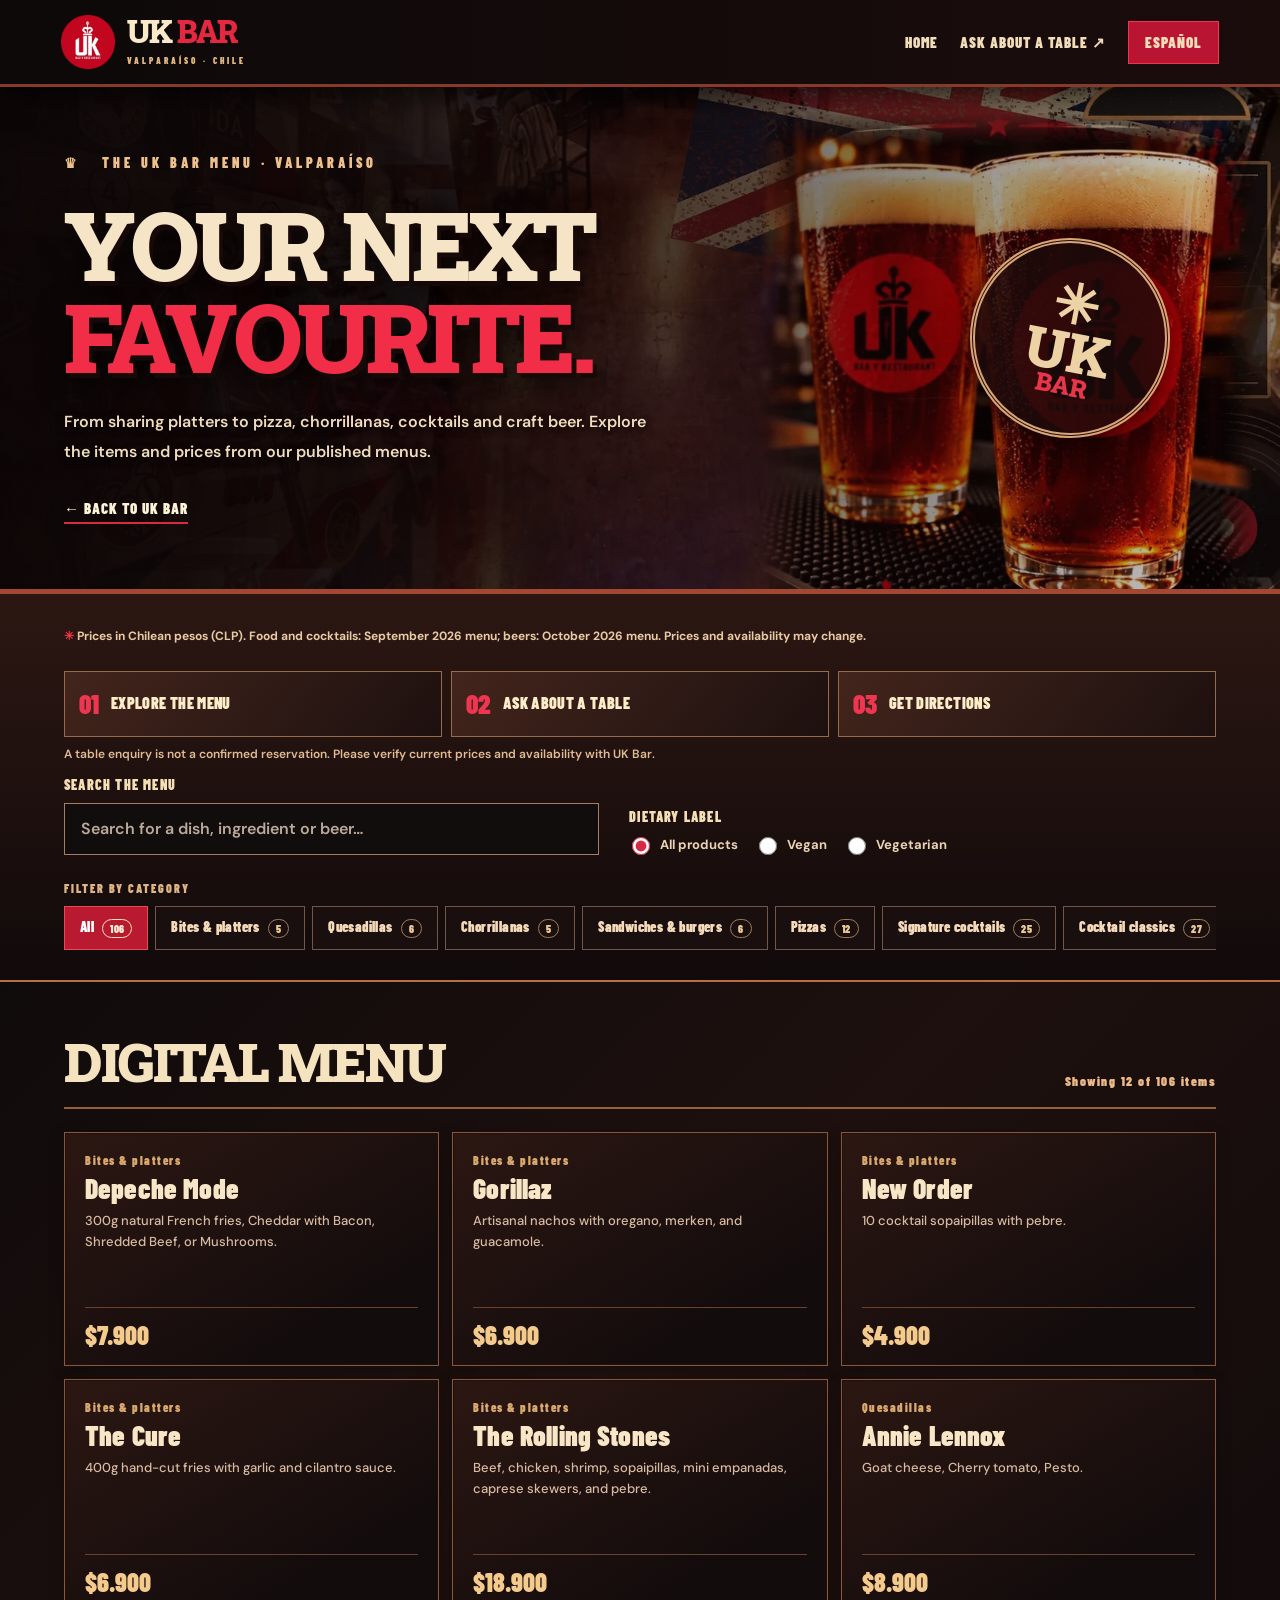
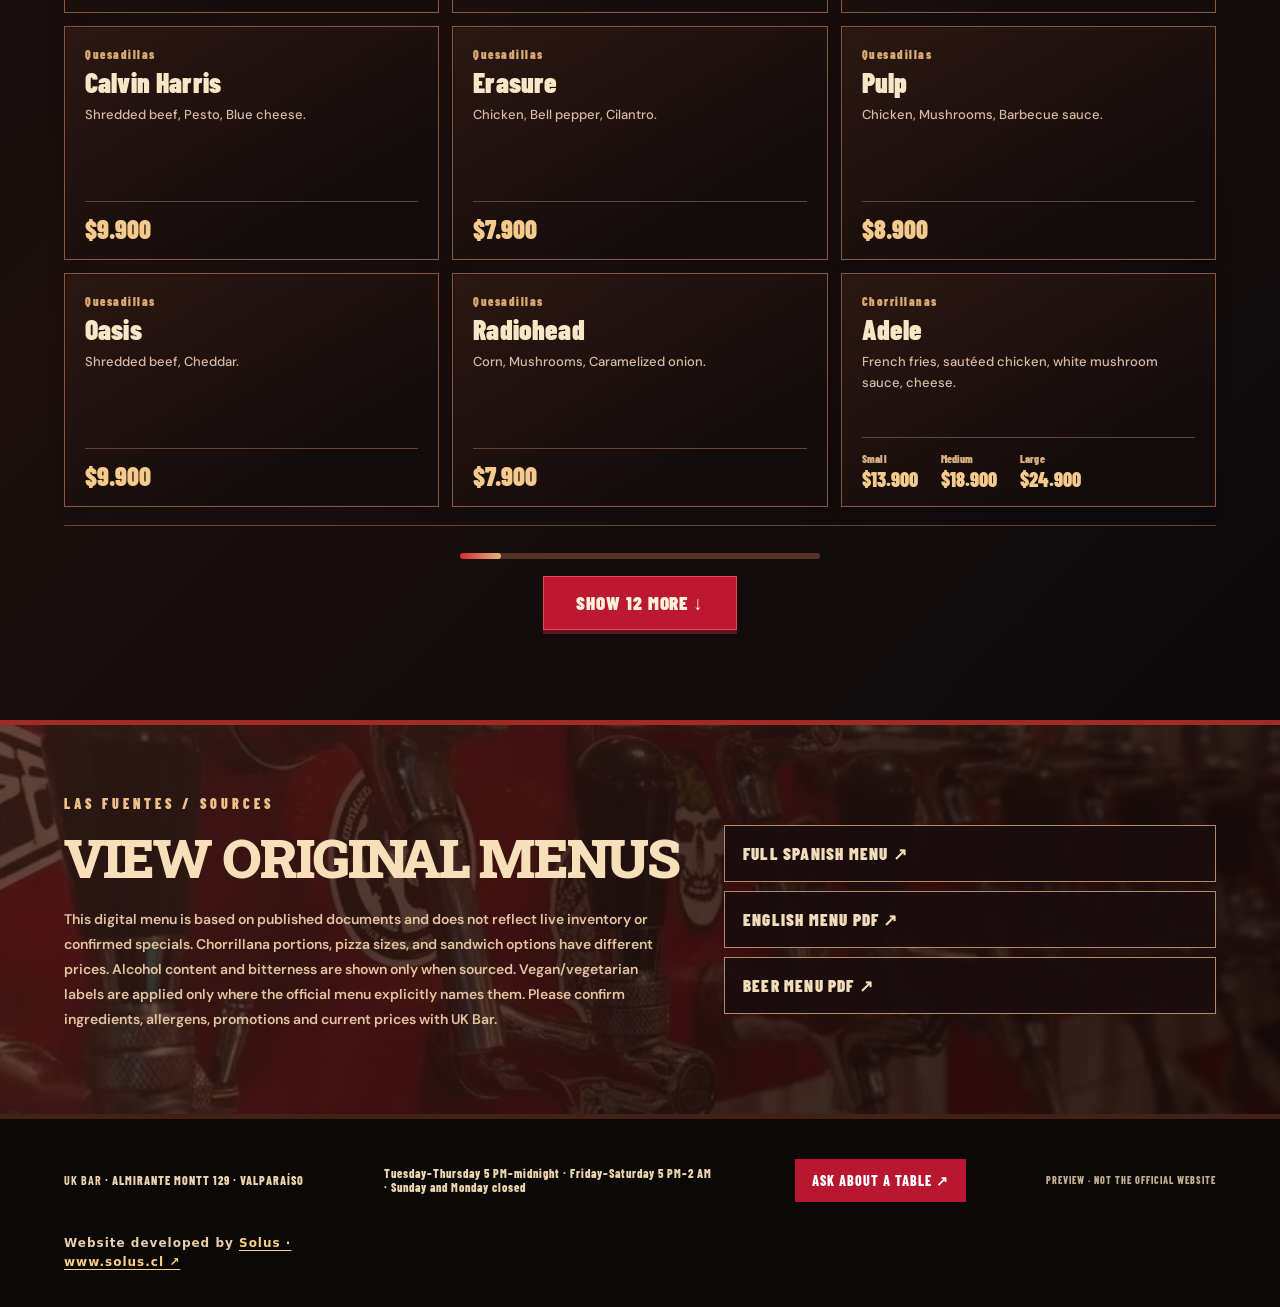
<file: en/menu/index.html>
<!doctype html>
<html lang="en">
<head>
<meta charset="utf-8">
<meta name="viewport" content="width=device-width, initial-scale=1">
<meta name="robots" content="noindex,nofollow">
<link rel="canonical" href="https://loncodev.github.io/ukbar-preview-v6/en/menu/">
<link rel="alternate" hreflang="es-CL" href="https://loncodev.github.io/ukbar-preview-v6/carta/">
<link rel="alternate" hreflang="en" href="https://loncodev.github.io/ukbar-preview-v6/en/menu/">
<link rel="alternate" hreflang="x-default" href="https://loncodev.github.io/ukbar-preview-v6/carta/">
<meta name="theme-color" content="#120a0a">
<meta property="og:type" content="website">
<meta property="og:title" content="UK Bar Valparaíso Menu | Craft Beer, Cocktails &amp; Food">
<meta property="og:description" content="Explore UK Bar’s 106-item digital menu: craft beer, cocktails, chorrillanas, pizzas and food to share in Valparaíso.">
<meta property="og:image" content="https://loncodev.github.io/ukbar-preview-v6/assets/og-v6.jpg">
<meta name="twitter:card" content="summary_large_image">
<script type="application/ld+json">{
  "@context": "https://schema.org",
  "@type": "Menu",
  "@id": "https://loncodev.github.io/ukbar-preview-v6/en/menu/#menu",
  "name": "UK Bar Valparaíso digital menu",
  "url": "https://loncodev.github.io/ukbar-preview-v6/en/menu/",
  "inLanguage": "en",
  "isPartOf": {
    "@id": "https://loncodev.github.io/ukbar-preview-v6/#restaurant"
  }
}</script>
<meta name="description" content="Explore 106 menu items at UK Bar, Almirante Montt 129, Valparaíso: craft beer, cocktails, pizzas, chorrillanas and food to share.">
<title>UK Bar Valparaíso Menu | Craft Beer, Cocktails &amp; Food</title>
<link rel="icon" type="image/png" href="../../assets/favicon.png">
<link rel="preconnect" href="https://fonts.googleapis.com">
<link rel="preconnect" href="https://fonts.gstatic.com" crossorigin>
<link href="https://fonts.googleapis.com/css2?family=Barlow+Condensed:wght@500;600;700;800;900&family=DM+Sans:wght@400;500;600;700&family=Roboto+Slab:wght@500;600;700;800;900&display=swap" rel="stylesheet" media="print" onload="this.media=&quot;all&quot;"><noscript><link href="https://fonts.googleapis.com/css2?family=Barlow+Condensed:wght@500;600;700;800;900&family=DM+Sans:wght@400;500;600;700&family=Roboto+Slab:wght@500;600;700;800;900&display=swap" rel="stylesheet"></noscript>
<link rel="stylesheet" href="../../menu.css?v=progressive12oct2026">
<script defer src="../../menu.js?v=progressive12oct2026"></script>
  <script defer src="../../analytics.js?v=ga4-20261111"></script>
</head>
<body>
<a class="full-menu-skip" href="#menu-results">Skip to menu</a>
<header class="full-menu-header"><a class="full-menu-brand" href="../"><img src="../../assets/logo-ukbar.webp" alt="UK Bar" width="54" height="54"><span>UK <em>BAR</em><small>VALPARAÍSO · CHILE</small></span></a>
<nav aria-label="Navigation"><a href="../">HOME</a><a href="https://docs.google.com/forms/d/e/1FAIpQLSf3SAMyted1qxLxRD5GVT5lrSHHYBTZ5Grac81x-aX2-lOyBA/viewform" target="_blank" rel="noopener noreferrer">ASK ABOUT A TABLE ↗</a><a href="../../carta/" hreflang="es-CL">ESPAÑOL</a></nav></header>
<main>
<section class="full-menu-hero">
  <div class="full-menu-hero-content"><span class="full-menu-overline">♛ &nbsp; THE UK BAR MENU · VALPARAÍSO</span><h1>YOUR NEXT<br><em>FAVOURITE.</em></h1><p>From sharing platters to pizza, chorrillanas, cocktails and craft beer. Explore the items and prices from our published menus.</p><a class="full-menu-back" href="../">← BACK TO UK BAR</a></div>
  <div class="full-menu-hero-flourish" aria-hidden="true">✳<br>UK<br><span>BAR</span></div>
</section>
<section class="full-menu-panel" aria-label="SEARCH THE MENU">
  <div class="full-menu-source-note"><span>✳ </span>Prices in Chilean pesos (CLP). Food and cocktails: September 2026 menu; beers: October 2026 menu. Prices and availability may change.</div>
  <nav class="full-menu-conversion" aria-label="Plan your visit">
    <a href="#menu-results"><span>01</span><strong>EXPLORE THE MENU</strong></a>
    <a href="https://docs.google.com/forms/d/e/1FAIpQLSf3SAMyted1qxLxRD5GVT5lrSHHYBTZ5Grac81x-aX2-lOyBA/viewform" target="_blank" rel="noopener noreferrer"><span>02</span><strong>ASK ABOUT A TABLE</strong></a>
    <a href="https://www.google.com/maps/search/?api=1&amp;query=UK+Bar+Almirante+Montt+129+Valparaiso" target="_blank" rel="noopener noreferrer"><span>03</span><strong>GET DIRECTIONS</strong></a>
  </nav>
  <p class="full-menu-enquiry-note">A table enquiry is not a confirmed reservation. Please verify current prices and availability with UK Bar.</p>
  <div class="full-menu-tools"><label for="full-menu-query">SEARCH THE MENU<input id="full-menu-query" type="search" placeholder="Search for a dish, ingredient or beer…" autocomplete="off"></label>
  <fieldset class="full-menu-special"><legend>DIETARY LABEL</legend>
    <label><input type="radio" name="diet" value="all" checked> All products</label>
    <label><input type="radio" name="diet" value="vegano"> Vegan</label>
    <label><input type="radio" name="diet" value="vegetariano"> Vegetarian</label>
  </fieldset></div>
  <div class="full-menu-cat-label">FILTER BY CATEGORY</div>
  <div class="full-menu-categories" role="group" aria-label="FILTER BY CATEGORY"><button class="full-menu-cat active" type="button" data-category="todos" aria-pressed="true">All</button><button class="full-menu-cat" type="button" data-category="picadas" aria-pressed="false">Bites &amp; platters</button><button class="full-menu-cat" type="button" data-category="quesadillas" aria-pressed="false">Quesadillas</button><button class="full-menu-cat" type="button" data-category="chorrillanas" aria-pressed="false">Chorrillanas</button><button class="full-menu-cat" type="button" data-category="sandwiches" aria-pressed="false">Sandwiches &amp; burgers</button><button class="full-menu-cat" type="button" data-category="pizzas" aria-pressed="false">Pizzas</button><button class="full-menu-cat" type="button" data-category="autor" aria-pressed="false">Signature cocktails</button><button class="full-menu-cat" type="button" data-category="clasicos" aria-pressed="false">Cocktail classics</button><button class="full-menu-cat" type="button" data-category="para-compartir" aria-pressed="false">To share</button><button class="full-menu-cat" type="button" data-category="sin-alcohol" aria-pressed="false">Alcohol-free</button><button class="full-menu-cat" type="button" data-category="cervezas" aria-pressed="false">Beers on tap</button></div>
</section>
<section id="menu-results" class="full-menu-results" aria-labelledby="result-heading">
 <div class="full-menu-results-bar"><h2 id="result-heading">DIGITAL MENU</h2><span id="full-menu-count" aria-live="polite" aria-atomic="true">106 items in the menu</span></div>
 <div class="full-menu-grid"><article class="full-menu-product" data-menu-category="picadas" data-menu-search="Depeche Mode 300g natural French fries, Cheddar with Bacon, Shredded Beef, or Mushrooms. picadas" data-menu-special="">
<div class="full-menu-product-copy"><span class="full-menu-product-kicker">Bites &amp; platters</span><h3>Depeche Mode</h3><p class="full-menu-description">300g natural French fries, Cheddar with Bacon, Shredded Beef, or Mushrooms.</p></div><div class="full-menu-prices"><strong class="menu-single-price">$7.900</strong></div></article>
<article class="full-menu-product" data-menu-category="picadas" data-menu-search="Gorillaz Artisanal nachos with oregano, merken, and guacamole. picadas" data-menu-special="">
<div class="full-menu-product-copy"><span class="full-menu-product-kicker">Bites &amp; platters</span><h3>Gorillaz</h3><p class="full-menu-description">Artisanal nachos with oregano, merken, and guacamole.</p></div><div class="full-menu-prices"><strong class="menu-single-price">$6.900</strong></div></article>
<article class="full-menu-product" data-menu-category="picadas" data-menu-search="New Order 10 cocktail sopaipillas with pebre. picadas" data-menu-special="">
<div class="full-menu-product-copy"><span class="full-menu-product-kicker">Bites &amp; platters</span><h3>New Order</h3><p class="full-menu-description">10 cocktail sopaipillas with pebre.</p></div><div class="full-menu-prices"><strong class="menu-single-price">$4.900</strong></div></article>
<article class="full-menu-product" data-menu-category="picadas" data-menu-search="The Cure 400g hand-cut fries with garlic and cilantro sauce. picadas" data-menu-special="">
<div class="full-menu-product-copy"><span class="full-menu-product-kicker">Bites &amp; platters</span><h3>The Cure</h3><p class="full-menu-description">400g hand-cut fries with garlic and cilantro sauce.</p></div><div class="full-menu-prices"><strong class="menu-single-price">$6.900</strong></div></article>
<article class="full-menu-product" data-menu-category="picadas" data-menu-search="The Rolling Stones Beef, chicken, shrimp, sopaipillas, mini empanadas, caprese skewers, and pebre. picadas" data-menu-special="">
<div class="full-menu-product-copy"><span class="full-menu-product-kicker">Bites &amp; platters</span><h3>The Rolling Stones</h3><p class="full-menu-description">Beef, chicken, shrimp, sopaipillas, mini empanadas, caprese skewers, and pebre.</p></div><div class="full-menu-prices"><strong class="menu-single-price">$18.900</strong></div></article>
<article class="full-menu-product" data-menu-category="quesadillas" data-menu-search="Annie Lennox Goat cheese, Cherry tomato, Pesto. quesadillas" data-menu-special="">
<div class="full-menu-product-copy"><span class="full-menu-product-kicker">Quesadillas</span><h3>Annie Lennox</h3><p class="full-menu-description">Goat cheese, Cherry tomato, Pesto.</p></div><div class="full-menu-prices"><strong class="menu-single-price">$8.900</strong></div></article>
<article class="full-menu-product" data-menu-category="quesadillas" data-menu-search="Calvin Harris Shredded beef, Pesto, Blue cheese. quesadillas" data-menu-special="">
<div class="full-menu-product-copy"><span class="full-menu-product-kicker">Quesadillas</span><h3>Calvin Harris</h3><p class="full-menu-description">Shredded beef, Pesto, Blue cheese.</p></div><div class="full-menu-prices"><strong class="menu-single-price">$9.900</strong></div></article>
<article class="full-menu-product" data-menu-category="quesadillas" data-menu-search="Erasure Chicken, Bell pepper, Cilantro. quesadillas" data-menu-special="">
<div class="full-menu-product-copy"><span class="full-menu-product-kicker">Quesadillas</span><h3>Erasure</h3><p class="full-menu-description">Chicken, Bell pepper, Cilantro.</p></div><div class="full-menu-prices"><strong class="menu-single-price">$7.900</strong></div></article>
<article class="full-menu-product" data-menu-category="quesadillas" data-menu-search="Pulp Chicken, Mushrooms, Barbecue sauce. quesadillas" data-menu-special="">
<div class="full-menu-product-copy"><span class="full-menu-product-kicker">Quesadillas</span><h3>Pulp</h3><p class="full-menu-description">Chicken, Mushrooms, Barbecue sauce.</p></div><div class="full-menu-prices"><strong class="menu-single-price">$8.900</strong></div></article>
<article class="full-menu-product" data-menu-category="quesadillas" data-menu-search="Oasis Shredded beef, Cheddar. quesadillas" data-menu-special="">
<div class="full-menu-product-copy"><span class="full-menu-product-kicker">Quesadillas</span><h3>Oasis</h3><p class="full-menu-description">Shredded beef, Cheddar.</p></div><div class="full-menu-prices"><strong class="menu-single-price">$9.900</strong></div></article>
<article class="full-menu-product" data-menu-category="quesadillas" data-menu-search="Radiohead Corn, Mushrooms, Caramelized onion. quesadillas" data-menu-special="">
<div class="full-menu-product-copy"><span class="full-menu-product-kicker">Quesadillas</span><h3>Radiohead</h3><p class="full-menu-description">Corn, Mushrooms, Caramelized onion.</p></div><div class="full-menu-prices"><strong class="menu-single-price">$7.900</strong></div></article>
<article class="full-menu-product" data-menu-category="chorrillanas" data-menu-search="Adele French fries, sautéed chicken, white mushroom sauce, cheese. chorrillanas" data-menu-special="">
<div class="full-menu-product-copy"><span class="full-menu-product-kicker">Chorrillanas</span><h3>Adele</h3><p class="full-menu-description">French fries, sautéed chicken, white mushroom sauce, cheese.</p></div><div class="full-menu-prices"><div class="menu-price-pair"><span>Small</span><strong>$13.900</strong></div><div class="menu-price-pair"><span>Medium</span><strong>$18.900</strong></div><div class="menu-price-pair"><span>Large</span><strong>$24.900</strong></div></div></article>
<article class="full-menu-product" data-menu-category="chorrillanas" data-menu-search="Amy Winehouse (Vegan) French fries, seitan, soy sauce, onions, tomatoes, peppers and sesame. chorrillanas vegano" data-menu-special="vegano">
<div class="full-menu-product-copy"><span class="full-menu-product-kicker">Chorrillanas</span><h3>Amy Winehouse (Vegan)<span class="menu-diet-badge">Vegan</span></h3><p class="full-menu-description">French fries, seitan, soy sauce, onions, tomatoes, peppers and sesame.</p></div><div class="full-menu-prices"><div class="menu-price-pair"><span>Small</span><strong>$11.900</strong></div><div class="menu-price-pair"><span>Medium</span><strong>$14.900</strong></div></div></article>
<article class="full-menu-product" data-menu-category="chorrillanas" data-menu-search="Dua Lipa (Vegetarian) French fries, pesto mushrooms, Roquefort and goat cheese. chorrillanas vegetariano" data-menu-special="vegetariano">
<div class="full-menu-product-copy"><span class="full-menu-product-kicker">Chorrillanas</span><h3>Dua Lipa (Vegetarian)<span class="menu-diet-badge">Vegetarian</span></h3><p class="full-menu-description">French fries, pesto mushrooms, Roquefort and goat cheese.</p></div><div class="full-menu-prices"><div class="menu-price-pair"><span>Small</span><strong>$12.900</strong></div><div class="menu-price-pair"><span>Medium</span><strong>$17.900</strong></div><div class="menu-price-pair"><span>Large</span><strong>$23.900</strong></div></div></article>
<article class="full-menu-product" data-menu-category="chorrillanas" data-menu-search="The Beatles (Traditional) French fries, onions, eggs, beef, longaniza sausage and cheese. chorrillanas" data-menu-special="">
<div class="full-menu-product-copy"><span class="full-menu-product-kicker">Chorrillanas</span><h3>The Beatles (Traditional)</h3><p class="full-menu-description">French fries, onions, eggs, beef, longaniza sausage and cheese.</p></div><div class="full-menu-prices"><div class="menu-price-pair"><span>Small</span><strong>$17.900</strong></div><div class="menu-price-pair"><span>Medium</span><strong>$24.900</strong></div><div class="menu-price-pair"><span>Large</span><strong>$32.900</strong></div></div></article>
<article class="full-menu-product" data-menu-category="chorrillanas" data-menu-search="The Beatles (Shredded Beef) French fries, onions, eggs, shredded beef, longaniza sausage and cheese. chorrillanas" data-menu-special="">
<div class="full-menu-product-copy"><span class="full-menu-product-kicker">Chorrillanas</span><h3>The Beatles (Shredded Beef)</h3><p class="full-menu-description">French fries, onions, eggs, shredded beef, longaniza sausage and cheese.</p></div><div class="full-menu-prices"><div class="menu-price-pair"><span>Small</span><strong>$15.900</strong></div><div class="menu-price-pair"><span>Medium</span><strong>$22.900</strong></div><div class="menu-price-pair"><span>Large</span><strong>$29.900</strong></div></div></article>
<article class="full-menu-product" data-menu-category="sandwiches" data-menu-search="Deep Purple Mozzarella, Goat Cheese, Pesto Cherry Tomato. sandwiches" data-menu-special="">
<div class="full-menu-product-copy"><span class="full-menu-product-kicker">Sandwiches &amp; burgers</span><h3>Deep Purple</h3><p class="full-menu-description">Mozzarella, Goat Cheese, Pesto Cherry Tomato.</p></div><div class="full-menu-prices"><div class="menu-price-pair"><span>Beef / pulled beef</span><strong>$9.900</strong></div><div class="menu-price-pair"><span>Chicken</span><strong>$8.900</strong></div><div class="menu-price-pair"><span>Burger / seitan</span><strong>$8.500</strong></div></div></article>
<article class="full-menu-product" data-menu-category="sandwiches" data-menu-search="Motorhead Bacon, Pickles, Cheddar, Red Onion, BBQ. sandwiches" data-menu-special="">
<div class="full-menu-product-copy"><span class="full-menu-product-kicker">Sandwiches &amp; burgers</span><h3>Motorhead</h3><p class="full-menu-description">Bacon, Pickles, Cheddar, Red Onion, BBQ.</p></div><div class="full-menu-prices"><div class="menu-price-pair"><span>Beef / pulled beef</span><strong>$9.900</strong></div><div class="menu-price-pair"><span>Chicken</span><strong>$8.900</strong></div></div></article>
<article class="full-menu-product" data-menu-category="sandwiches" data-menu-search="Peter Gabriel Mushrooms, Blue Cheese, Caramelized Onion. sandwiches" data-menu-special="">
<div class="full-menu-product-copy"><span class="full-menu-product-kicker">Sandwiches &amp; burgers</span><h3>Peter Gabriel</h3><p class="full-menu-description">Mushrooms, Blue Cheese, Caramelized Onion.</p></div><div class="full-menu-prices"><div class="menu-price-pair"><span>Beef / pulled beef</span><strong>$9.900</strong></div><div class="menu-price-pair"><span>Chicken</span><strong>$8.900</strong></div><div class="menu-price-pair"><span>Burger / seitan</span><strong>$8.500</strong></div></div></article>
<article class="full-menu-product" data-menu-category="sandwiches" data-menu-search="Pink Floyd Tomato, Avocado, Mayonnaise, and Cheese. sandwiches" data-menu-special="">
<div class="full-menu-product-copy"><span class="full-menu-product-kicker">Sandwiches &amp; burgers</span><h3>Pink Floyd</h3><p class="full-menu-description">Tomato, Avocado, Mayonnaise, and Cheese.</p></div><div class="full-menu-prices"><div class="menu-price-pair"><span>Beef / pulled beef</span><strong>$9.900</strong></div><div class="menu-price-pair"><span>Chicken</span><strong>$8.900</strong></div><div class="menu-price-pair"><span>Burger / seitan</span><strong>$8.500</strong></div></div></article>
<article class="full-menu-product" data-menu-category="sandwiches" data-menu-search="Queen Fried Egg, Caramelized Onion. sandwiches" data-menu-special="">
<div class="full-menu-product-copy"><span class="full-menu-product-kicker">Sandwiches &amp; burgers</span><h3>Queen</h3><p class="full-menu-description">Fried Egg, Caramelized Onion.</p></div><div class="full-menu-prices"><div class="menu-price-pair"><span>Beef / pulled beef</span><strong>$8.900</strong></div><div class="menu-price-pair"><span>Chicken</span><strong>$7.900</strong></div><div class="menu-price-pair"><span>Burger / seitan</span><strong>$7.500</strong></div></div></article>
<article class="full-menu-product" data-menu-category="sandwiches" data-menu-search="Yes Sautéed Shrimp, Avocado, Mayonnaise. sandwiches" data-menu-special="">
<div class="full-menu-product-copy"><span class="full-menu-product-kicker">Sandwiches &amp; burgers</span><h3>Yes</h3><p class="full-menu-description">Sautéed Shrimp, Avocado, Mayonnaise.</p></div><div class="full-menu-prices"><div class="menu-price-pair"><span>Beef / pulled beef</span><strong>$10.900</strong></div><div class="menu-price-pair"><span>Chicken</span><strong>$9.900</strong></div></div></article>
<article class="full-menu-product" data-menu-category="pizzas" data-menu-search="Boy George Sautéed shrimp, avocado, and red onion. pizzas" data-menu-special="">
<div class="full-menu-product-copy"><span class="full-menu-product-kicker">Pizzas</span><h3>Boy George</h3><p class="full-menu-description">Sautéed shrimp, avocado, and red onion.</p></div><div class="full-menu-prices"><div class="menu-price-pair"><span>Medium</span><strong>$13.900</strong></div><div class="menu-price-pair"><span>Family</span><strong>$19.900</strong></div></div></article>
<article class="full-menu-product" data-menu-category="pizzas" data-menu-search="Calvin Harris Shredded beef, pesto, blue cheese. pizzas" data-menu-special="">
<div class="full-menu-product-copy"><span class="full-menu-product-kicker">Pizzas</span><h3>Calvin Harris</h3><p class="full-menu-description">Shredded beef, pesto, blue cheese.</p></div><div class="full-menu-prices"><div class="menu-price-pair"><span>Medium</span><strong>$12.900</strong></div><div class="menu-price-pair"><span>Family</span><strong>$18.900</strong></div></div></article>
<article class="full-menu-product" data-menu-category="pizzas" data-menu-search="David Bowie Peruvian-style sautéed beef chunks, onion, and tomatoes. Ask for the seitan option! pizzas" data-menu-special="">
<div class="full-menu-product-copy"><span class="full-menu-product-kicker">Pizzas</span><h3>David Bowie</h3><p class="full-menu-description">Peruvian-style sautéed beef chunks, onion, and tomatoes. Ask for the seitan option!</p></div><div class="full-menu-prices"><div class="menu-price-pair"><span>Family</span><strong>$15.900</strong></div></div></article>
<article class="full-menu-product" data-menu-category="pizzas" data-menu-search="Dido Serrano ham, blue cheese, basil. pizzas" data-menu-special="">
<div class="full-menu-product-copy"><span class="full-menu-product-kicker">Pizzas</span><h3>Dido</h3><p class="full-menu-description">Serrano ham, blue cheese, basil.</p></div><div class="full-menu-prices"><div class="menu-price-pair"><span>Medium</span><strong>$11.900</strong></div><div class="menu-price-pair"><span>Family</span><strong>$16.900</strong></div></div></article>
<article class="full-menu-product" data-menu-category="pizzas" data-menu-search="Elton John Chicken, bacon, cheddar cheese, barbecue sauce. pizzas" data-menu-special="">
<div class="full-menu-product-copy"><span class="full-menu-product-kicker">Pizzas</span><h3>Elton John</h3><p class="full-menu-description">Chicken, bacon, cheddar cheese, barbecue sauce.</p></div><div class="full-menu-prices"><div class="menu-price-pair"><span>Medium</span><strong>$11.900</strong></div><div class="menu-price-pair"><span>Family</span><strong>$16.900</strong></div></div></article>
<article class="full-menu-product" data-menu-category="pizzas" data-menu-search="Elvis Costello Cherry tomatoes, goat cheese, pesto. pizzas" data-menu-special="">
<div class="full-menu-product-copy"><span class="full-menu-product-kicker">Pizzas</span><h3>Elvis Costello</h3><p class="full-menu-description">Cherry tomatoes, goat cheese, pesto.</p></div><div class="full-menu-prices"><div class="menu-price-pair"><span>Medium</span><strong>$10.900</strong></div><div class="menu-price-pair"><span>Family</span><strong>$15.900</strong></div></div></article>
<article class="full-menu-product" data-menu-category="pizzas" data-menu-search="Eric Clapton Bacon, caramelized onion, mushrooms, bell pepper. pizzas" data-menu-special="">
<div class="full-menu-product-copy"><span class="full-menu-product-kicker">Pizzas</span><h3>Eric Clapton</h3><p class="full-menu-description">Bacon, caramelized onion, mushrooms, bell pepper.</p></div><div class="full-menu-prices"><div class="menu-price-pair"><span>Medium</span><strong>$10.900</strong></div><div class="menu-price-pair"><span>Family</span><strong>$15.900</strong></div></div></article>
<article class="full-menu-product" data-menu-category="pizzas" data-menu-search="Freddie Mercury Shredded beef, bacon, olives, red onion. pizzas" data-menu-special="">
<div class="full-menu-product-copy"><span class="full-menu-product-kicker">Pizzas</span><h3>Freddie Mercury</h3><p class="full-menu-description">Shredded beef, bacon, olives, red onion.</p></div><div class="full-menu-prices"><div class="menu-price-pair"><span>Medium</span><strong>$12.900</strong></div><div class="menu-price-pair"><span>Family</span><strong>$18.900</strong></div></div></article>
<article class="full-menu-product" data-menu-category="pizzas" data-menu-search="George Michael Chicken, pepperoni, corn, red onion. pizzas" data-menu-special="">
<div class="full-menu-product-copy"><span class="full-menu-product-kicker">Pizzas</span><h3>George Michael</h3><p class="full-menu-description">Chicken, pepperoni, corn, red onion.</p></div><div class="full-menu-prices"><div class="menu-price-pair"><span>Medium</span><strong>$11.900</strong></div><div class="menu-price-pair"><span>Family</span><strong>$16.900</strong></div></div></article>
<article class="full-menu-product" data-menu-category="pizzas" data-menu-search="Morrissey (Vegetariana) Mushrooms, corn, bell pepper, olives. pizzas vegetariano" data-menu-special="vegetariano">
<div class="full-menu-product-copy"><span class="full-menu-product-kicker">Pizzas</span><h3>Morrissey (Vegetariana)<span class="menu-diet-badge">Vegetarian</span></h3><p class="full-menu-description">Mushrooms, corn, bell pepper, olives.</p></div><div class="full-menu-prices"><div class="menu-price-pair"><span>Medium</span><strong>$10.900</strong></div><div class="menu-price-pair"><span>Family</span><strong>$15.900</strong></div></div></article>
<article class="full-menu-product" data-menu-category="pizzas" data-menu-search="Peter Gabriel (Vegetariana) Blue cheese, mushrooms, caramelized onion, basil. pizzas vegetariano" data-menu-special="vegetariano">
<div class="full-menu-product-copy"><span class="full-menu-product-kicker">Pizzas</span><h3>Peter Gabriel (Vegetariana)<span class="menu-diet-badge">Vegetarian</span></h3><p class="full-menu-description">Blue cheese, mushrooms, caramelized onion, basil.</p></div><div class="full-menu-prices"><div class="menu-price-pair"><span>Medium</span><strong>$10.900</strong></div><div class="menu-price-pair"><span>Family</span><strong>$15.900</strong></div></div></article>
<article class="full-menu-product" data-menu-category="pizzas" data-menu-search="Simply Red Shredded beef, bacon, cheddar cheese. pizzas" data-menu-special="">
<div class="full-menu-product-copy"><span class="full-menu-product-kicker">Pizzas</span><h3>Simply Red</h3><p class="full-menu-description">Shredded beef, bacon, cheddar cheese.</p></div><div class="full-menu-prices"><div class="menu-price-pair"><span>Medium</span><strong>$13.900</strong></div><div class="menu-price-pair"><span>Family</span><strong>$19.900</strong></div></div></article>
<article class="full-menu-product" data-menu-category="autor" data-menu-search="Bitter Sweet Symphony Ballantine&#x27;s, grapefruit liqueur, Campari, orange, lemon, Angostura bitters. autor" data-menu-special="">
<div class="full-menu-product-copy"><span class="full-menu-product-kicker">Signature cocktails</span><h3>Bitter Sweet Symphony</h3><p class="full-menu-description">Ballantine&#x27;s, grapefruit liqueur, Campari, orange, lemon, Angostura bitters.</p></div><div class="full-menu-prices"><strong class="menu-single-price">$5.900</strong></div></article>
<article class="full-menu-product" data-menu-category="autor" data-menu-search="Coquette Ballantine&#x27;s, cassis liqueur, raspberry, honey, cream, chocolate sauce. autor" data-menu-special="">
<div class="full-menu-product-copy"><span class="full-menu-product-kicker">Signature cocktails</span><h3>Coquette</h3><p class="full-menu-description">Ballantine&#x27;s, cassis liqueur, raspberry, honey, cream, chocolate sauce.</p></div><div class="full-menu-prices"><strong class="menu-single-price">$7.500</strong></div></article>
<article class="full-menu-product" data-menu-category="autor" data-menu-search="Coffee Martini Coffee bean-macerated Stolichnaya, Kahlua, honey syrup. autor" data-menu-special="">
<div class="full-menu-product-copy"><span class="full-menu-product-kicker">Signature cocktails</span><h3>Coffee Martini</h3><p class="full-menu-description">Coffee bean-macerated Stolichnaya, Kahlua, honey syrup.</p></div><div class="full-menu-prices"><strong class="menu-single-price">$7.500</strong></div></article>
<article class="full-menu-product" data-menu-category="autor" data-menu-search="Dame un Beso Gin, strawberry liqueur, lemon juice, simple syrup, soda. autor" data-menu-special="">
<div class="full-menu-product-copy"><span class="full-menu-product-kicker">Signature cocktails</span><h3>Dame un Beso</h3><p class="full-menu-description">Gin, strawberry liqueur, lemon juice, simple syrup, soda.</p></div><div class="full-menu-prices"><strong class="menu-single-price">$5.500</strong></div></article>
<article class="full-menu-product" data-menu-category="autor" data-menu-search="Demórame Otra Vez Blackberry vodka, raspberry, strawberry, lemon, and cream. autor" data-menu-special="">
<div class="full-menu-product-copy"><span class="full-menu-product-kicker">Signature cocktails</span><h3>Demórame Otra Vez</h3><p class="full-menu-description">Blackberry vodka, raspberry, strawberry, lemon, and cream.</p></div><div class="full-menu-prices"><strong class="menu-single-price">$6.500</strong></div></article>
<article class="full-menu-product" data-menu-category="autor" data-menu-search="Flechazo Stolichnaya vodka, Campari, pineapple, passion fruit, lemon, blonde beer. autor" data-menu-special="">
<div class="full-menu-product-copy"><span class="full-menu-product-kicker">Signature cocktails</span><h3>Flechazo</h3><p class="full-menu-description">Stolichnaya vodka, Campari, pineapple, passion fruit, lemon, blonde beer.</p></div><div class="full-menu-prices"><strong class="menu-single-price">$7.500</strong></div></article>
<article class="full-menu-product" data-menu-category="autor" data-menu-search="Gin Passion Gin, passion fruit liqueur, simple syrup, lemon juice, soda. autor" data-menu-special="">
<div class="full-menu-product-copy"><span class="full-menu-product-kicker">Signature cocktails</span><h3>Gin Passion</h3><p class="full-menu-description">Gin, passion fruit liqueur, simple syrup, lemon juice, soda.</p></div><div class="full-menu-prices"><strong class="menu-single-price">$5.500</strong></div></article>
<article class="full-menu-product" data-menu-category="autor" data-menu-search="Green Chilli Pepper Gin Bombay Sapphire gin, green chili, lemon juice, simple syrup, egg white. autor" data-menu-special="">
<div class="full-menu-product-copy"><span class="full-menu-product-kicker">Signature cocktails</span><h3>Green Chilli Pepper Gin</h3><p class="full-menu-description">Bombay Sapphire gin, green chili, lemon juice, simple syrup, egg white.</p></div><div class="full-menu-prices"><strong class="menu-single-price">$5.900</strong></div></article>
<article class="full-menu-product" data-menu-category="autor" data-menu-search="Hot Mule Fireball Cinnamon Whisky, ginger, Red Ale beer, lemon. autor" data-menu-special="">
<div class="full-menu-product-copy"><span class="full-menu-product-kicker">Signature cocktails</span><h3>Hot Mule</h3><p class="full-menu-description">Fireball Cinnamon Whisky, ginger, Red Ale beer, lemon.</p></div><div class="full-menu-prices"><strong class="menu-single-price">$7.500</strong></div></article>
<article class="full-menu-product" data-menu-category="autor" data-menu-search="Limoncello Sour Artisanal limoncello, lemon, simple syrup, egg white. autor" data-menu-special="">
<div class="full-menu-product-copy"><span class="full-menu-product-kicker">Signature cocktails</span><h3>Limoncello Sour</h3><p class="full-menu-description">Artisanal limoncello, lemon, simple syrup, egg white.</p></div><div class="full-menu-prices"><strong class="menu-single-price">$5.500</strong></div></article>
<article class="full-menu-product" data-menu-category="autor" data-menu-search="Limoncello Spritz Artisanal limoncello, Brut sparkling wine, soda. autor" data-menu-special="">
<div class="full-menu-product-copy"><span class="full-menu-product-kicker">Signature cocktails</span><h3>Limoncello Spritz</h3><p class="full-menu-description">Artisanal limoncello, Brut sparkling wine, soda.</p></div><div class="full-menu-prices"><strong class="menu-single-price">$6.500</strong></div></article>
<article class="full-menu-product" data-menu-category="autor" data-menu-search="Kashmir Vodka macerated with Chai tea, whisky, Bacardi Apple, orange juice, simple syrup. autor" data-menu-special="">
<div class="full-menu-product-copy"><span class="full-menu-product-kicker">Signature cocktails</span><h3>Kashmir</h3><p class="full-menu-description">Vodka macerated with Chai tea, whisky, Bacardi Apple, orange juice, simple syrup.</p></div><div class="full-menu-prices"><strong class="menu-single-price">$5.500</strong></div></article>
<article class="full-menu-product" data-menu-category="autor" data-menu-search="Maracuyá on Fire Fireball Cinnamon Whisky, passion fruit, basil, sparkling wine. autor" data-menu-special="">
<div class="full-menu-product-copy"><span class="full-menu-product-kicker">Signature cocktails</span><h3>Maracuyá on Fire</h3><p class="full-menu-description">Fireball Cinnamon Whisky, passion fruit, basil, sparkling wine.</p></div><div class="full-menu-prices"><strong class="menu-single-price">$7.500</strong></div></article>
<article class="full-menu-product" data-menu-category="autor" data-menu-search="Machucao Tequila, quince paste, lemon juice, simple syrup. Frosted rim glass. autor" data-menu-special="">
<div class="full-menu-product-copy"><span class="full-menu-product-kicker">Signature cocktails</span><h3>Machucao</h3><p class="full-menu-description">Tequila, quince paste, lemon juice, simple syrup. Frosted rim glass.</p></div><div class="full-menu-prices"><strong class="menu-single-price">$5.500</strong></div></article>
<article class="full-menu-product" data-menu-category="autor" data-menu-search="Panchito Collins Rum infused with Chilean dried peaches, chancaca syrup, lemon and soda. autor" data-menu-special="">
<div class="full-menu-product-copy"><span class="full-menu-product-kicker">Signature cocktails</span><h3>Panchito Collins</h3><p class="full-menu-description">Rum infused with Chilean dried peaches, chancaca syrup, lemon and soda.</p></div><div class="full-menu-prices"><strong class="menu-single-price">$5.500</strong></div></article>
<article class="full-menu-product" data-menu-category="autor" data-menu-search="Papayapapiri Papaya rum, Havana Añejo rum, elderflower liqueur, lemon, simple syrup. autor" data-menu-special="">
<div class="full-menu-product-copy"><span class="full-menu-product-kicker">Signature cocktails</span><h3>Papayapapiri</h3><p class="full-menu-description">Papaya rum, Havana Añejo rum, elderflower liqueur, lemon, simple syrup.</p></div><div class="full-menu-prices"><strong class="menu-single-price">$5.500</strong></div></article>
<article class="full-menu-product" data-menu-category="autor" data-menu-search="Pisco Sour Ají Verde Pisco 40°, lemon juice, green chili, simple syrup, egg white. autor" data-menu-special="">
<div class="full-menu-product-copy"><span class="full-menu-product-kicker">Signature cocktails</span><h3>Pisco Sour Ají Verde</h3><p class="full-menu-description">Pisco 40°, lemon juice, green chili, simple syrup, egg white.</p></div><div class="full-menu-prices"><strong class="menu-single-price">$5.500</strong></div></article>
<article class="full-menu-product" data-menu-category="autor" data-menu-search="Pisco Sour Peruano Quebranta pisco, Key lime juice, simple syrup, egg white. autor" data-menu-special="">
<div class="full-menu-product-copy"><span class="full-menu-product-kicker">Signature cocktails</span><h3>Pisco Sour Peruano</h3><p class="full-menu-description">Quebranta pisco, Key lime juice, simple syrup, egg white.</p></div><div class="full-menu-prices"><strong class="menu-single-price">$7.500</strong></div></article>
<article class="full-menu-product" data-menu-category="autor" data-menu-search="Pisco Sour Pie de Limón Pisco 40°, lemon juice, simple syrup, condensed milk. autor" data-menu-special="">
<div class="full-menu-product-copy"><span class="full-menu-product-kicker">Signature cocktails</span><h3>Pisco Sour Pie de Limón</h3><p class="full-menu-description">Pisco 40°, lemon juice, simple syrup, condensed milk.</p></div><div class="full-menu-prices"><strong class="menu-single-price">$5.500</strong></div></article>
<article class="full-menu-product" data-menu-category="autor" data-menu-search="Pisco Sour Pistacho Pisco 40° macerated with pistachios, lemon juice, simple syrup. autor" data-menu-special="">
<div class="full-menu-product-copy"><span class="full-menu-product-kicker">Signature cocktails</span><h3>Pisco Sour Pistacho</h3><p class="full-menu-description">Pisco 40° macerated with pistachios, lemon juice, simple syrup.</p></div><div class="full-menu-prices"><strong class="menu-single-price">$5.900</strong></div></article>
<article class="full-menu-product" data-menu-category="autor" data-menu-search="Say My Name! Barceló Añejo, Bacardi Coconut, passion fruit, mango, lemon juice, and cream. autor" data-menu-special="">
<div class="full-menu-product-copy"><span class="full-menu-product-kicker">Signature cocktails</span><h3>Say My Name!</h3><p class="full-menu-description">Barceló Añejo, Bacardi Coconut, passion fruit, mango, lemon juice, and cream.</p></div><div class="full-menu-prices"><strong class="menu-single-price">$6.500</strong></div></article>
<article class="full-menu-product" data-menu-category="autor" data-menu-search="Say Not Cream El Gobernador 35°, grapefruit liqueur, passion fruit, mango, lemon, and blonde beer. autor" data-menu-special="">
<div class="full-menu-product-copy"><span class="full-menu-product-kicker">Signature cocktails</span><h3>Say Not Cream</h3><p class="full-menu-description">El Gobernador 35°, grapefruit liqueur, passion fruit, mango, lemon, and blonde beer.</p></div><div class="full-menu-prices"><strong class="menu-single-price">$6.500</strong></div></article>
<article class="full-menu-product" data-menu-category="autor" data-menu-search="Sweet Dreams Gin, elderflower liqueur, Blue Curaçao, lemon, simple syrup, egg white. autor" data-menu-special="">
<div class="full-menu-product-copy"><span class="full-menu-product-kicker">Signature cocktails</span><h3>Sweet Dreams</h3><p class="full-menu-description">Gin, elderflower liqueur, Blue Curaçao, lemon, simple syrup, egg white.</p></div><div class="full-menu-prices"><strong class="menu-single-price">$5.500</strong></div></article>
<article class="full-menu-product" data-menu-category="autor" data-menu-search="Tequila Margarita Brava Tequila, triple sec, lemon juice, chili liqueur, simple syrup. autor" data-menu-special="">
<div class="full-menu-product-copy"><span class="full-menu-product-kicker">Signature cocktails</span><h3>Tequila Margarita Brava</h3><p class="full-menu-description">Tequila, triple sec, lemon juice, chili liqueur, simple syrup.</p></div><div class="full-menu-prices"><strong class="menu-single-price">$5.500</strong></div></article>
<article class="full-menu-product" data-menu-category="autor" data-menu-search="Vaya Baya! Gin, cassis liqueur, Ramazzotti, raspberry pulp, strawberry pulp, lemon juice. autor" data-menu-special="">
<div class="full-menu-product-copy"><span class="full-menu-product-kicker">Signature cocktails</span><h3>Vaya Baya!</h3><p class="full-menu-description">Gin, cassis liqueur, Ramazzotti, raspberry pulp, strawberry pulp, lemon juice.</p></div><div class="full-menu-prices"><strong class="menu-single-price">$6.500</strong></div></article>
<article class="full-menu-product" data-menu-category="clasicos" data-menu-search="Adiós MF clasicos" data-menu-special="">
<div class="full-menu-product-copy"><span class="full-menu-product-kicker">Cocktail classics</span><h3>Adiós MF</h3><p class="full-menu-description"></p></div><div class="full-menu-prices"><strong class="menu-single-price">$6.500</strong></div></article>
<article class="full-menu-product" data-menu-category="clasicos" data-menu-search="Amaretto Sour clasicos" data-menu-special="">
<div class="full-menu-product-copy"><span class="full-menu-product-kicker">Cocktail classics</span><h3>Amaretto Sour</h3><p class="full-menu-description"></p></div><div class="full-menu-prices"><strong class="menu-single-price">$5.500</strong></div></article>
<article class="full-menu-product" data-menu-category="clasicos" data-menu-search="Aperol Spritz clasicos" data-menu-special="">
<div class="full-menu-product-copy"><span class="full-menu-product-kicker">Cocktail classics</span><h3>Aperol Spritz</h3><p class="full-menu-description"></p></div><div class="full-menu-prices"><strong class="menu-single-price">$6.900</strong></div></article>
<article class="full-menu-product" data-menu-category="clasicos" data-menu-search="Ramazzotti Spritz clasicos" data-menu-special="">
<div class="full-menu-product-copy"><span class="full-menu-product-kicker">Cocktail classics</span><h3>Ramazzotti Spritz</h3><p class="full-menu-description"></p></div><div class="full-menu-prices"><strong class="menu-single-price">$6.900</strong></div></article>
<article class="full-menu-product" data-menu-category="clasicos" data-menu-search="Blue Hawaii clasicos" data-menu-special="">
<div class="full-menu-product-copy"><span class="full-menu-product-kicker">Cocktail classics</span><h3>Blue Hawaii</h3><p class="full-menu-description"></p></div><div class="full-menu-prices"><strong class="menu-single-price">$5.900</strong></div></article>
<article class="full-menu-product" data-menu-category="clasicos" data-menu-search="Caipiriñas clasicos" data-menu-special="">
<div class="full-menu-product-copy"><span class="full-menu-product-kicker">Cocktail classics</span><h3>Caipiriñas</h3><p class="full-menu-description"></p></div><div class="full-menu-prices"><strong class="menu-single-price">$5.500</strong></div></article>
<article class="full-menu-product" data-menu-category="clasicos" data-menu-search="Clavo Oxidado clasicos" data-menu-special="">
<div class="full-menu-product-copy"><span class="full-menu-product-kicker">Cocktail classics</span><h3>Clavo Oxidado</h3><p class="full-menu-description"></p></div><div class="full-menu-prices"><strong class="menu-single-price">$6.900</strong></div></article>
<article class="full-menu-product" data-menu-category="clasicos" data-menu-search="Clover Club clasicos" data-menu-special="">
<div class="full-menu-product-copy"><span class="full-menu-product-kicker">Cocktail classics</span><h3>Clover Club</h3><p class="full-menu-description"></p></div><div class="full-menu-prices"><strong class="menu-single-price">$5.900</strong></div></article>
<article class="full-menu-product" data-menu-category="clasicos" data-menu-search="Cynar Negroni clasicos" data-menu-special="">
<div class="full-menu-product-copy"><span class="full-menu-product-kicker">Cocktail classics</span><h3>Cynar Negroni</h3><p class="full-menu-description"></p></div><div class="full-menu-prices"><strong class="menu-single-price">$6.500</strong></div></article>
<article class="full-menu-product" data-menu-category="clasicos" data-menu-search="Chardonnay Sour clasicos" data-menu-special="">
<div class="full-menu-product-copy"><span class="full-menu-product-kicker">Cocktail classics</span><h3>Chardonnay Sour</h3><p class="full-menu-description"></p></div><div class="full-menu-prices"><strong class="menu-single-price">$5.500</strong></div></article>
<article class="full-menu-product" data-menu-category="clasicos" data-menu-search="Pisco Sour clasicos" data-menu-special="">
<div class="full-menu-product-copy"><span class="full-menu-product-kicker">Cocktail classics</span><h3>Pisco Sour</h3><p class="full-menu-description"></p></div><div class="full-menu-prices"><strong class="menu-single-price">$5.500</strong></div></article>
<article class="full-menu-product" data-menu-category="clasicos" data-menu-search="Negroni clasicos" data-menu-special="">
<div class="full-menu-product-copy"><span class="full-menu-product-kicker">Cocktail classics</span><h3>Negroni</h3><p class="full-menu-description"></p></div><div class="full-menu-prices"><strong class="menu-single-price">$6.500</strong></div></article>
<article class="full-menu-product" data-menu-category="clasicos" data-menu-search="Daiquiris Frutales clasicos" data-menu-special="">
<div class="full-menu-product-copy"><span class="full-menu-product-kicker">Cocktail classics</span><h3>Daiquiris Frutales</h3><p class="full-menu-description"></p></div><div class="full-menu-prices"><strong class="menu-single-price">$5.500</strong></div></article>
<article class="full-menu-product" data-menu-category="clasicos" data-menu-search="John Collins clasicos" data-menu-special="">
<div class="full-menu-product-copy"><span class="full-menu-product-kicker">Cocktail classics</span><h3>John Collins</h3><p class="full-menu-description"></p></div><div class="full-menu-prices"><strong class="menu-single-price">$5.500</strong></div></article>
<article class="full-menu-product" data-menu-category="clasicos" data-menu-search="Long Island Ice Tea clasicos" data-menu-special="">
<div class="full-menu-product-copy"><span class="full-menu-product-kicker">Cocktail classics</span><h3>Long Island Ice Tea</h3><p class="full-menu-description"></p></div><div class="full-menu-prices"><strong class="menu-single-price">$6.500</strong></div></article>
<article class="full-menu-product" data-menu-category="clasicos" data-menu-search="Maracujack clasicos" data-menu-special="">
<div class="full-menu-product-copy"><span class="full-menu-product-kicker">Cocktail classics</span><h3>Maracujack</h3><p class="full-menu-description"></p></div><div class="full-menu-prices"><strong class="menu-single-price">$6.500</strong></div></article>
<article class="full-menu-product" data-menu-category="clasicos" data-menu-search="Mojito Tradicional clasicos" data-menu-special="">
<div class="full-menu-product-copy"><span class="full-menu-product-kicker">Cocktail classics</span><h3>Mojito Tradicional</h3><p class="full-menu-description"></p></div><div class="full-menu-prices"><strong class="menu-single-price">$5.500</strong></div></article>
<article class="full-menu-product" data-menu-category="clasicos" data-menu-search="Mojito Frutal clasicos" data-menu-special="">
<div class="full-menu-product-copy"><span class="full-menu-product-kicker">Cocktail classics</span><h3>Mojito Frutal</h3><p class="full-menu-description"></p></div><div class="full-menu-prices"><strong class="menu-single-price">$5.900</strong></div></article>
<article class="full-menu-product" data-menu-category="clasicos" data-menu-search="Moscow Mule clasicos" data-menu-special="">
<div class="full-menu-product-copy"><span class="full-menu-product-kicker">Cocktail classics</span><h3>Moscow Mule</h3><p class="full-menu-description"></p></div><div class="full-menu-prices"><strong class="menu-single-price">$6.500</strong></div></article>
<article class="full-menu-product" data-menu-category="clasicos" data-menu-search="Orgasmo clasicos" data-menu-special="">
<div class="full-menu-product-copy"><span class="full-menu-product-kicker">Cocktail classics</span><h3>Orgasmo</h3><p class="full-menu-description"></p></div><div class="full-menu-prices"><strong class="menu-single-price">$6.500</strong></div></article>
<article class="full-menu-product" data-menu-category="clasicos" data-menu-search="Piña Colada clasicos" data-menu-special="">
<div class="full-menu-product-copy"><span class="full-menu-product-kicker">Cocktail classics</span><h3>Piña Colada</h3><p class="full-menu-description"></p></div><div class="full-menu-prices"><strong class="menu-single-price">$5.900</strong></div></article>
<article class="full-menu-product" data-menu-category="clasicos" data-menu-search="Piña Colada XL (500 ml.) clasicos" data-menu-special="">
<div class="full-menu-product-copy"><span class="full-menu-product-kicker">Cocktail classics</span><h3>Piña Colada XL (500 ml.)</h3><p class="full-menu-description"></p></div><div class="full-menu-prices"><strong class="menu-single-price">$7.500</strong></div></article>
<article class="full-menu-product" data-menu-category="clasicos" data-menu-search="Ruso Blanco clasicos" data-menu-special="">
<div class="full-menu-product-copy"><span class="full-menu-product-kicker">Cocktail classics</span><h3>Ruso Blanco</h3><p class="full-menu-description"></p></div><div class="full-menu-prices"><strong class="menu-single-price">$6.900</strong></div></article>
<article class="full-menu-product" data-menu-category="clasicos" data-menu-search="Ruso Negro clasicos" data-menu-special="">
<div class="full-menu-product-copy"><span class="full-menu-product-kicker">Cocktail classics</span><h3>Ruso Negro</h3><p class="full-menu-description"></p></div><div class="full-menu-prices"><strong class="menu-single-price">$6.500</strong></div></article>
<article class="full-menu-product" data-menu-category="clasicos" data-menu-search="Summer Gin, Tropical Gin clasicos" data-menu-special="">
<div class="full-menu-product-copy"><span class="full-menu-product-kicker">Cocktail classics</span><h3>Summer Gin, Tropical Gin</h3><p class="full-menu-description"></p></div><div class="full-menu-prices"><strong class="menu-single-price">$7.900</strong></div></article>
<article class="full-menu-product" data-menu-category="clasicos" data-menu-search="St. Germain Spritz clasicos" data-menu-special="">
<div class="full-menu-product-copy"><span class="full-menu-product-kicker">Cocktail classics</span><h3>St. Germain Spritz</h3><p class="full-menu-description"></p></div><div class="full-menu-prices"><strong class="menu-single-price">$9.900</strong></div></article>
<article class="full-menu-product" data-menu-category="clasicos" data-menu-search="Tequila Margarita clasicos" data-menu-special="">
<div class="full-menu-product-copy"><span class="full-menu-product-kicker">Cocktail classics</span><h3>Tequila Margarita</h3><p class="full-menu-description"></p></div><div class="full-menu-prices"><strong class="menu-single-price">$5.500</strong></div></article>
<article class="full-menu-product" data-menu-category="para-compartir" data-menu-search="Russian Cocaine Three Stolichnaya vodka shots, with lemon slices, coffee and sugar. para-compartir" data-menu-special="">
<div class="full-menu-product-copy"><span class="full-menu-product-kicker">To share</span><h3>Russian Cocaine</h3><p class="full-menu-description">Three Stolichnaya vodka shots, with lemon slices, coffee and sugar.</p></div><div class="full-menu-prices"><strong class="menu-single-price">$6.900</strong></div></article>
<article class="full-menu-product" data-menu-category="para-compartir" data-menu-search="Golpeaditos 3 tequila shots topped with Sprite. para-compartir" data-menu-special="">
<div class="full-menu-product-copy"><span class="full-menu-product-kicker">To share</span><h3>Golpeaditos</h3><p class="full-menu-description">3 tequila shots topped with Sprite.</p></div><div class="full-menu-prices"><strong class="menu-single-price">$7.500</strong></div></article>
<article class="full-menu-product" data-menu-category="para-compartir" data-menu-search="Tequilazos 3 shots of tequila, lemon, and salt. para-compartir" data-menu-special="">
<div class="full-menu-product-copy"><span class="full-menu-product-kicker">To share</span><h3>Tequilazos</h3><p class="full-menu-description">3 shots of tequila, lemon, and salt.</p></div><div class="full-menu-prices"><strong class="menu-single-price">$5.900</strong></div></article>
<article class="full-menu-product" data-menu-category="para-compartir" data-menu-search="Borgoña / Sangria / White Sangria Pitcher Choose from Borgoña, classic sangria or white sangria. para-compartir" data-menu-special="">
<div class="full-menu-product-copy"><span class="full-menu-product-kicker">To share</span><h3>Borgoña / Sangria / White Sangria Pitcher</h3><p class="full-menu-description">Choose from Borgoña, classic sangria or white sangria.</p></div><div class="full-menu-prices"><strong class="menu-single-price">$11.900</strong></div></article>
<article class="full-menu-product" data-menu-category="sin-alcohol" data-menu-search="Soft Drinks sin-alcohol" data-menu-special="">
<div class="full-menu-product-copy"><span class="full-menu-product-kicker">Alcohol-free</span><h3>Soft Drinks</h3><p class="full-menu-description"></p></div><div class="full-menu-prices"><strong class="menu-single-price">$3.000</strong></div></article>
<article class="full-menu-product" data-menu-category="sin-alcohol" data-menu-search="Juices sin-alcohol" data-menu-special="">
<div class="full-menu-product-copy"><span class="full-menu-product-kicker">Alcohol-free</span><h3>Juices</h3><p class="full-menu-description"></p></div><div class="full-menu-prices"><strong class="menu-single-price">$3.900</strong></div></article>
<article class="full-menu-product" data-menu-category="sin-alcohol" data-menu-search="Lemonades sin-alcohol" data-menu-special="">
<div class="full-menu-product-copy"><span class="full-menu-product-kicker">Alcohol-free</span><h3>Lemonades</h3><p class="full-menu-description"></p></div><div class="full-menu-prices"><strong class="menu-single-price">$3.500</strong></div></article>
<article class="full-menu-product" data-menu-category="sin-alcohol" data-menu-search="Brazilian Lemonade sin-alcohol" data-menu-special="">
<div class="full-menu-product-copy"><span class="full-menu-product-kicker">Alcohol-free</span><h3>Brazilian Lemonade</h3><p class="full-menu-description"></p></div><div class="full-menu-prices"><strong class="menu-single-price">$3.900</strong></div></article>
<article class="full-menu-product" data-menu-category="sin-alcohol" data-menu-search="Red Bull sin-alcohol" data-menu-special="">
<div class="full-menu-product-copy"><span class="full-menu-product-kicker">Alcohol-free</span><h3>Red Bull</h3><p class="full-menu-description"></p></div><div class="full-menu-prices"><strong class="menu-single-price">$3.900</strong></div></article>
<article class="full-menu-product" data-menu-category="sin-alcohol" data-menu-search="Mineral Water sin-alcohol" data-menu-special="">
<div class="full-menu-product-copy"><span class="full-menu-product-kicker">Alcohol-free</span><h3>Mineral Water</h3><p class="full-menu-description"></p></div><div class="full-menu-prices"><strong class="menu-single-price">$1.500</strong></div></article>
<article class="full-menu-product" data-menu-category="cervezas" data-menu-search="Jester - Luptopia Bold, hoppy, citrus-forward, resinous and herbal. cervezas Imperial IPA" data-menu-special="">
<div class="full-menu-product-copy"><span class="full-menu-product-kicker">Beers on tap</span><h3>Jester - Luptopia</h3><p class="full-menu-description">Bold, hoppy, citrus-forward, resinous and herbal.</p><p class="menu-beer-stats">Imperial IPA <span>✳</span> 9,0% ABV <span>✳</span> 100 IBU</p></div><div class="full-menu-prices"><div class="menu-price-pair"><span>300 ml</span><strong>$5.900</strong></div><div class="menu-price-pair"><span>Pint</span><strong>$6.900</strong></div></div></article>
<article class="full-menu-product" data-menu-category="cervezas" data-menu-search="Jester - Feierabend Malty with toasted bread and gentle caramel notes. cervezas Märzen Amber Lager" data-menu-special="">
<div class="full-menu-product-copy"><span class="full-menu-product-kicker">Beers on tap</span><h3>Jester - Feierabend</h3><p class="full-menu-description">Malty with toasted bread and gentle caramel notes.</p><p class="menu-beer-stats">Märzen Amber Lager <span>✳</span> 5,8% ABV</p></div><div class="full-menu-prices"><div class="menu-price-pair"><span>300 ml</span><strong>$3.900</strong></div><div class="menu-price-pair"><span>Pint</span><strong>$4.900</strong></div></div></article>
<article class="full-menu-product" data-menu-category="cervezas" data-menu-search="Bundor - Belzeboo Cocoa, coffee, plums and nuts; a bold finish. cervezas Imperial Stout" data-menu-special="">
<div class="full-menu-product-copy"><span class="full-menu-product-kicker">Beers on tap</span><h3>Bundor - Belzeboo</h3><p class="full-menu-description">Cocoa, coffee, plums and nuts; a bold finish.</p><p class="menu-beer-stats">Imperial Stout <span>✳</span> 11,0% ABV <span>✳</span> 40 IBU</p></div><div class="full-menu-prices"><div class="menu-price-pair"><span>300 ml</span><strong>$4.500</strong></div><div class="menu-price-pair"><span>Pint</span><strong>$5.500</strong></div></div></article>
<article class="full-menu-product" data-menu-category="cervezas" data-menu-search="D&#x27;olbek - Maqui Southern Chilean maqui berries, caramel and a gentle bittersweet profile. cervezas Pale Ale con Maqui" data-menu-special="">
<div class="full-menu-product-copy"><span class="full-menu-product-kicker">Beers on tap</span><h3>D&#x27;olbek - Maqui</h3><p class="full-menu-description">Southern Chilean maqui berries, caramel and a gentle bittersweet profile.</p><p class="menu-beer-stats">Pale Ale con Maqui <span>✳</span> 5,8% ABV</p></div><div class="full-menu-prices"><div class="menu-price-pair"><span>300 ml</span><strong>$4.500</strong></div><div class="menu-price-pair"><span>Pint</span><strong>$5.500</strong></div></div></article>
<article class="full-menu-product" data-menu-category="cervezas" data-menu-search="Coda - Cream Ale Clean, smooth, refreshing and fuller-bodied. cervezas Cream Ale" data-menu-special="">
<div class="full-menu-product-copy"><span class="full-menu-product-kicker">Beers on tap</span><h3>Coda - Cream Ale</h3><p class="full-menu-description">Clean, smooth, refreshing and fuller-bodied.</p><p class="menu-beer-stats">Cream Ale <span>✳</span> 4,7% ABV <span>✳</span> 18 IBU</p></div><div class="full-menu-prices"><div class="menu-price-pair"><span>300 ml</span><strong>$3.900</strong></div><div class="menu-price-pair"><span>Pint</span><strong>$4.900</strong></div></div></article>
<article class="full-menu-product" data-menu-category="cervezas" data-menu-search="Tamango - Corta Corriente Juicy and tropical: mango, pineapple, passion fruit and citrus. cervezas Hazy IPA" data-menu-special="">
<div class="full-menu-product-copy"><span class="full-menu-product-kicker">Beers on tap</span><h3>Tamango - Corta Corriente</h3><p class="full-menu-description">Juicy and tropical: mango, pineapple, passion fruit and citrus.</p><p class="menu-beer-stats">Hazy IPA <span>✳</span> 6,0% ABV</p></div><div class="full-menu-prices"><div class="menu-price-pair"><span>300 ml</span><strong>$5.900</strong></div><div class="menu-price-pair"><span>Pint</span><strong>$6.900</strong></div></div></article>
<article class="full-menu-product" data-menu-category="cervezas" data-menu-search="Hathor - Estallida Refreshing, fruity and spiced with gentle bitterness. cervezas Weizen" data-menu-special="">
<div class="full-menu-product-copy"><span class="full-menu-product-kicker">Beers on tap</span><h3>Hathor - Estallida</h3><p class="full-menu-description">Refreshing, fruity and spiced with gentle bitterness.</p><p class="menu-beer-stats">Weizen <span>✳</span> 4,5% ABV <span>✳</span> 14 IBU</p></div><div class="full-menu-prices"><div class="menu-price-pair"><span>300 ml</span><strong>$3.900</strong></div><div class="menu-price-pair"><span>Pint</span><strong>$4.900</strong></div></div></article>
<article class="full-menu-product" data-menu-category="cervezas" data-menu-search="Bundor - Troll Cocoa, toasted grains, oats and coffee notes. cervezas Oatmeal Stout" data-menu-special="">
<div class="full-menu-product-copy"><span class="full-menu-product-kicker">Beers on tap</span><h3>Bundor - Troll</h3><p class="full-menu-description">Cocoa, toasted grains, oats and coffee notes.</p><p class="menu-beer-stats">Oatmeal Stout <span>✳</span> 5,8% ABV <span>✳</span> 33 IBU</p></div><div class="full-menu-prices"><div class="menu-price-pair"><span>300 ml</span><strong>$3.900</strong></div><div class="menu-price-pair"><span>Pint</span><strong>$4.900</strong></div></div></article>
<article class="full-menu-product" data-menu-category="cervezas" data-menu-search="Horus - Isis Citrusy and tropical, with medium-high bitterness. cervezas American IPA" data-menu-special="">
<div class="full-menu-product-copy"><span class="full-menu-product-kicker">Beers on tap</span><h3>Horus - Isis</h3><p class="full-menu-description">Citrusy and tropical, with medium-high bitterness.</p><p class="menu-beer-stats">American IPA <span>✳</span> 7,0% ABV <span>✳</span> 50 IBU</p></div><div class="full-menu-prices"><div class="menu-price-pair"><span>300 ml</span><strong>$4.500</strong></div><div class="menu-price-pair"><span>Pint</span><strong>$5.500</strong></div></div></article>
<article class="full-menu-product" data-menu-category="cervezas" data-menu-search="Tübinger - Irish Red Ale Red berries, caramel, biscuit and light toasty notes. cervezas Irish Red Ale" data-menu-special="">
<div class="full-menu-product-copy"><span class="full-menu-product-kicker">Beers on tap</span><h3>Tübinger - Irish Red Ale</h3><p class="full-menu-description">Red berries, caramel, biscuit and light toasty notes.</p><p class="menu-beer-stats">Irish Red Ale <span>✳</span> 5,5% ABV <span>✳</span> 27 IBU</p></div><div class="full-menu-prices"><div class="menu-price-pair"><span>300 ml</span><strong>$3.900</strong></div><div class="menu-price-pair"><span>Pint</span><strong>$4.900</strong></div></div></article>
</div>
 <div id="full-menu-pager" class="full-menu-pager" hidden><div class="full-menu-progress" aria-hidden="true"><span id="full-menu-progress" style="width:0%"></span></div><button id="full-menu-more" class="full-menu-more" type="button" aria-controls="menu-results">SHOW 12 MORE ↓</button></div>
  <p id="full-menu-noresults" class="full-menu-noresults" hidden>No matches yet. Try another category or search.</p>
</section>
<section class="full-menu-links"><div><span class="full-menu-overline">LAS FUENTES / SOURCES</span><h2>VIEW ORIGINAL MENUS</h2><p>This digital menu is based on published documents and does not reflect live inventory or confirmed specials. Chorrillana portions, pizza sizes, and sandwich options have different prices. Alcohol content and bitterness are shown only when sourced. Vegan/vegetarian labels are applied only where the official menu explicitly names them. Please confirm ingredients, allergens, promotions and current prices with UK Bar.</p></div>
<div class="full-menu-document-links">
<a href="https://drive.google.com/file/d/1BT2il7lNgm2EFWkiBkvd8CNZLvuGPjiC/view" target="_blank" rel="noopener noreferrer">FULL SPANISH MENU ↗</a>
<a href="https://drive.google.com/file/d/170NBJlYI7RiDH3IFN0h9wTarth-th9m_/view" target="_blank" rel="noopener noreferrer">ENGLISH MENU PDF ↗</a>
<a href="https://drive.google.com/file/d/1eqj9Zos66-dzeZPRQ1Z0DYF29AqE05qz/view" target="_blank" rel="noopener noreferrer">BEER MENU PDF ↗</a>
</div></section>
</main>
<nav class="full-menu-mobile-actions" aria-label="Quick actions">
  <a href="#menu-results">MENU</a>
  <a href="https://www.google.com/maps/search/?api=1&amp;query=UK+Bar+Almirante+Montt+129+Valparaiso" target="_blank" rel="noopener noreferrer">DIRECTIONS</a>
  <a href="https://docs.google.com/forms/d/e/1FAIpQLSf3SAMyted1qxLxRD5GVT5lrSHHYBTZ5Grac81x-aX2-lOyBA/viewform" target="_blank" rel="noopener noreferrer">ASK ABOUT A TABLE ↗</a>
</nav>
<footer class="full-menu-footer"><div><b>UK BAR</b> · ALMIRANTE MONTT 129 · VALPARAÍSO</div><p>Tuesday–Thursday 5 PM–midnight · Friday–Saturday 5 PM–2 AM · Sunday and Monday closed</p><a href="https://docs.google.com/forms/d/e/1FAIpQLSf3SAMyted1qxLxRD5GVT5lrSHHYBTZ5Grac81x-aX2-lOyBA/viewform" target="_blank" rel="noopener noreferrer">ASK ABOUT A TABLE ↗</a><small>PREVIEW · NOT THE OFFICIAL WEBSITE</small><p lang="en" class="full-menu-developer-credit" style="margin:14px 0 0;font:600 12px/1.55 system-ui,sans-serif;color:#e9cfab">Website developed by <a href="https://www.solus.cl/" target="_blank" rel="noopener noreferrer" style="color:#ffcf83;background:none;padding:0;font:inherit;text-decoration:underline;text-underline-offset:3px">Solus · www.solus.cl ↗</a></p></footer>
</body></html>
</file>
<file: menu.css>
/* UK BAR · Digital Menu, V6. Production-oriented progressive enhancement,
   two languages and 106 items sourced from owner's published menus.
   Keep the approved rock-pub design; this page is a functional extension. */
:root{--ink:#0b0707;--black:#150b0b;--paper:#ead7b5;--red:#e52841;--gold:#e1b783;--line:#664332;--hfont:"Roboto Slab",Rockwell,Georgia,serif;--font:"DM Sans",Arial,sans-serif;--condensed:"Barlow Condensed","Arial Narrow",sans-serif}
*{box-sizing:border-box}
html{scroll-behavior:smooth;scroll-padding-top:36px}
body{margin:0;background:#100909;color:#f2ddba;font:500 15px/1.55 var(--font)}
a{color:inherit}
button,input{font:inherit}
button{cursor:pointer}
a:focus-visible,button:focus-visible,input:focus-visible{outline:3px solid #ffdf91;outline-offset:3px}
.full-menu-skip{position:absolute;left:12px;top:-55px;z-index:100;background:#fae6c7;color:#100909;padding:12px 18px}
.full-menu-skip:focus{top:12px}
.full-menu-header{min-height:87px;display:flex;align-items:center;justify-content:space-between;gap:24px;padding:12px max(4.8%,calc((100vw - 1460px)/2));background:linear-gradient(90deg,#0d0909f5,#1b0c0cf9),url(assets/grain.webp) repeat;border-bottom:3px solid #873a2c;box-shadow:0 8px 24px #000a;position:relative;z-index:5}
.full-menu-brand{display:flex;gap:12px;align-items:center;text-decoration:none}
.full-menu-brand img{width:54px;height:54px;object-fit:contain}
.full-menu-brand>span{font:900 31px/.9 var(--hfont);letter-spacing:-2px;color:#f9e9c9;white-space:nowrap}
.full-menu-brand em{font-style:normal;color:var(--red)}
.full-menu-brand small{display:block;margin-top:9px;color:var(--gold);font:900 9px var(--condensed);letter-spacing:3px}
.full-menu-header nav{display:flex;gap:22px;align-items:center;flex-wrap:wrap}
.full-menu-header nav a{text-decoration:none;font:900 15px/1 var(--condensed);letter-spacing:1px;text-transform:uppercase}
.full-menu-header nav a:hover{color:#f5b67d}
.full-menu-header nav a:last-child{background:#b91431;padding:13px 16px;border:1px solid #ed3650}
.full-menu-hero{background:linear-gradient(90deg,#0d0606ef,#110606a8 52%,#17090a31),url(assets/hero-v6.webp) center 43%/cover no-repeat;min-height:385px;display:flex;align-items:center;justify-content:space-between;padding:65px max(5%,calc((100vw - 1450px)/2));position:relative;isolation:isolate;overflow:hidden;border-bottom:5px solid #a34632}
.full-menu-hero:before{content:"";position:absolute;inset:0;z-index:-1;background:url(assets/grain.webp) repeat;opacity:.12}
.full-menu-hero-content{max-width:760px;position:relative;z-index:2}
.full-menu-overline{font:900 14px var(--condensed);color:#eec18c;letter-spacing:4px}
.full-menu-hero h1{font:900 clamp(65px,7.4vw,125px)/.97 var(--hfont);letter-spacing:-5px;color:#f6e4c7;text-shadow:4px 5px 0 #170908,0 10px 30px #000c;margin:24px 0}
.full-menu-hero h1 em{font-style:normal;color:#f12d48}
.full-menu-hero p{font-size:16px;color:#f1ddbe;max-width:600px;text-shadow:0 2px 9px #000;font-weight:600;line-height:1.85}
.full-menu-back{display:inline-block;margin-top:12px;color:#fff3d7;font:900 15px var(--condensed);letter-spacing:1px;text-decoration:none;border-bottom:2px solid #d82b40;padding:5px 0}
.full-menu-back:hover{border-color:#f9e3b8}
.full-menu-hero-flourish{font:900 55px/.87 var(--hfont);color:#ecd2a4;border:5px double #d8a576;border-radius:50%;background:#1a0b0bce;box-shadow:0 6px 30px #0009;min-width:200px;min-height:200px;display:grid;place-content:center;text-align:center;transform:rotate(11deg);margin-right:4%}
.full-menu-hero-flourish span{font-size:25px;color:#e7354a}
.full-menu-panel{background:linear-gradient(180deg,#2c1712,#110a0b);padding:32px max(5%,calc((100vw - 1450px)/2)) 24px;border-bottom:2px solid #b77141;position:relative}
.full-menu-source-note{font:700 12px/1.7 var(--font);color:#e8caa4;max-width:1200px;margin:0 0 24px}
.full-menu-source-note span{color:#ed3649}
.full-menu-tools{display:grid;grid-template-columns:minmax(280px,1fr) 1.1fr;gap:28px;align-items:end}
.full-menu-tools>label{display:flex;flex-direction:column;gap:10px;font:900 14px var(--condensed);letter-spacing:1.2px;color:#f5dfb5}
.full-menu-tools input[type=search]{min-width:0;min-height:52px;background:#120d0d;border:1px solid #a47e62;color:#ffebc8;border-radius:0;padding:12px 16px;font:600 16px var(--font);color-scheme:dark}
.full-menu-tools input[type=search]::placeholder{color:#bcaa99}
.full-menu-special{min-width:0;border:0;margin:0;padding:0;display:flex;align-items:center;gap:12px 16px;flex-wrap:wrap}
.full-menu-special legend{display:block;width:100%;color:#f5dfb5;font:900 14px var(--condensed);letter-spacing:1.2px;margin-bottom:9px}
.full-menu-special label{font:700 13px var(--font);display:flex;align-items:center;gap:7px;cursor:pointer;color:#ead3b3}
.full-menu-special input{width:18px;height:18px;accent-color:#d82843;cursor:pointer}
.full-menu-cat-label{font:900 12px var(--condensed);letter-spacing:2px;color:#dfb489;margin:26px 0 11px}
.full-menu-categories{display:flex;gap:7px;overflow-x:auto;padding-bottom:6px;overscroll-behavior-x:contain;scrollbar-width:thin}
.full-menu-cat{border:1px solid #755545;padding:10px 15px;white-space:nowrap;flex:0 0 auto;background:#190f0e;color:#f6dbba;font:900 14px var(--condensed);letter-spacing:.4px;min-height:44px}
.full-menu-cat:hover,.full-menu-cat:focus-visible{background:#613025}
.full-menu-cat.active{background:#b91931;border-color:#e64c55;color:white}
.full-menu-results{padding:53px max(5%,calc((100vw - 1450px)/2)) 83px;background:linear-gradient(135deg,#100b0b,#1d100e 38%,#0b080a),url(assets/grain.webp)}
.full-menu-results-bar{display:flex;align-items:end;justify-content:space-between;gap:18px;padding-bottom:18px;border-bottom:2px solid #966038;margin-bottom:23px}
.full-menu-results-bar h2{font:900 clamp(34px,4.2vw,62px)/1 var(--hfont);letter-spacing:-2px;margin:0;color:#f5e2bf}
.full-menu-results-bar>span{font:900 13px var(--condensed);letter-spacing:1.5px;color:#ecbb87;text-align:right}
.full-menu-grid{display:grid;grid-template-columns:repeat(3,minmax(0,1fr));gap:13px}
.full-menu-product{border:1px solid #89573f;background:linear-gradient(150deg,#2c1712,#130c0c 76%);min-width:0;min-height:234px;padding:20px 20px 17px;display:flex;flex-direction:column;justify-content:space-between;box-shadow:inset 0 0 0 1px #20100c,0 4px 15px #0003}
.full-menu-product[hidden]{display:none}
.full-menu-product-kicker{display:block;color:#d9a96f;font:900 12px var(--condensed);letter-spacing:1.5px}
.full-menu-product h3{font:900 clamp(24px,2.15vw,31px)/1.05 var(--condensed);letter-spacing:.15px;margin:7px 0 9px;color:#f9e6c6;overflow-wrap:anywhere}
.menu-diet-badge{display:inline-block;vertical-align:middle;margin-left:9px;padding:3px 6px;border:1px solid #c8b486;font:900 11px var(--condensed);letter-spacing:.7px;color:#dcd09f}
.full-menu-description{font:500 13px/1.55 var(--font);color:#d9baa2;margin:0}
.full-menu-prices{display:flex;flex-wrap:wrap;gap:6px 14px;align-items:baseline;border-top:1px solid #68412f;padding-top:14px;margin-top:15px}
.menu-price-pair{display:flex;flex-direction:column;gap:2px;min-width:65px}
.menu-price-pair>span{color:#d9ae7e;font:900 11px/1.3 var(--condensed);letter-spacing:.25px;max-width:125px}
.menu-price-pair>strong{color:#f4cb8d;font:900 20px/1 var(--condensed);white-space:nowrap}
.menu-single-price{color:#f4cb8d;font:900 26px/1 var(--condensed)}
.menu-beer-stats{color:#d5bc90;font:900 12px/1.4 var(--condensed);letter-spacing:.6px}
.menu-beer-stats span{color:#e93e4e}
.full-menu-noresults{padding:50px 20px;text-align:center;color:#f4dbb5;border:1px dashed #91664b}
.full-menu-links{display:grid;grid-template-columns:1fr .8fr;gap:45px;background:linear-gradient(115deg,#371c18bd,#150909df),url(assets/british-wall.webp) center/cover;border-top:5px solid #a22a25;border-bottom:5px solid #432016;padding:68px max(5%,calc((100vw - 1450px)/2))}
.full-menu-links h2{font:900 clamp(35px,4.2vw,63px)/1 var(--hfont);color:#f7e0b9;letter-spacing:-1.9px;margin:15px 0 22px}
.full-menu-links p{font:600 14px/1.8 var(--font);color:#e2c4a1;max-width:700px}
.full-menu-document-links{display:flex;flex-direction:column;gap:9px;justify-content:center}
.full-menu-document-links a{text-decoration:none;padding:17px 18px;border:1px solid #b58a60;background:#1a0d0ee9;font:900 17px var(--condensed);letter-spacing:1.2px}
.full-menu-document-links a:hover{background:#bf2039}
.full-menu-footer{padding:35px max(5%,calc((100vw - 1450px)/2));color:#ecd4ad;background:#0b0808;display:flex;align-items:center;justify-content:space-between;gap:14px 28px;flex-wrap:wrap;font:800 12px var(--condensed);letter-spacing:1px}
.full-menu-footer p{max-width:330px}
.full-menu-footer a{padding:13px 17px;background:#b91630;text-decoration:none;color:#fff;font-size:14px}
.full-menu-footer small{color:#bfad8f}
@media(max-width:1200px){.full-menu-grid{grid-template-columns:repeat(2,minmax(0,1fr))}.full-menu-hero-flourish{margin-right:0;width:150px;height:150px;min-width:150px;min-height:150px;font-size:41px}}
@media(max-width:760px){
 .full-menu-header{padding:10px 4%}.full-menu-header nav{gap:11px}.full-menu-header nav a{font-size:12px}.full-menu-header nav a:nth-child(2){display:none}
 .full-menu-brand>span{font-size:25px}.full-menu-brand small{letter-spacing:1.8px;font-size:8px}
 .full-menu-hero{min-height:375px;padding:48px 5%;background-position:67% center}
 .full-menu-hero:after{content:"";position:absolute;inset:0;background:linear-gradient(90deg,#100708a9,#12080980);z-index:-1}
 .full-menu-hero h1{font-size:clamp(50px,10.4vw,82px);letter-spacing:-2px}
 .full-menu-hero p{font-size:14px}
 .full-menu-hero-flourish{display:none}
 .full-menu-tools{grid-template-columns:1fr;gap:25px}
 .full-menu-results{padding:42px 5%}
 .full-menu-results-bar{display:block}
 .full-menu-results-bar>span{display:block;text-align:left;margin-top:12px}
 .full-menu-links{grid-template-columns:1fr;padding:60px 5%}
}
@media(max-width:570px){
 .full-menu-grid{grid-template-columns:1fr}
 .full-menu-header{gap:9px}.full-menu-header nav{gap:9px}.full-menu-header nav a:first-child{display:none}
 .full-menu-header nav a:last-child{padding:10px 12px}
 .full-menu-brand img{width:43px;height:43px}
 .full-menu-brand>span{font-size:21px}
 .full-menu-hero{padding:45px 5%;min-height:345px}
 .full-menu-hero h1{font-size:clamp(42px,10vw,64px)}
 .full-menu-overline{font-size:11px;letter-spacing:2.5px}
 .full-menu-cat{font-size:14px}
 .full-menu-product{min-height:210px}
 .full-menu-product h3{font-size:30px}
 .full-menu-footer{display:block}.full-menu-footer>*{margin:12px 0;display:block}
}
@media(max-width:360px){.full-menu-brand small{display:none}.full-menu-brand>span{font-size:19px}.full-menu-header nav a{font-size:11px}}
@media(prefers-reduced-motion:reduce){html{scroll-behavior:auto}}

/* Visitor journey within 106-item menu: immediate next step, no fake booking. */
.full-menu-conversion{display:grid;grid-template-columns:repeat(3,minmax(0,1fr));gap:9px;margin:22px 0 8px}
.full-menu-conversion a{display:flex;gap:12px;align-items:center;padding:13px 14px;min-height:66px;background:linear-gradient(130deg,#43251c,#1d100f);border:1px solid #986a4c;text-decoration:none;color:#ffedca}
.full-menu-conversion a:hover{background:#632936;border-color:#f1b886}
.full-menu-conversion a:focus-visible{outline:3px solid #ffe3ac;outline-offset:3px}
.full-menu-conversion span{font:900 27px/1 var(--condensed);color:#ee3651}
.full-menu-conversion strong{font:900 16px/1.15 var(--condensed);letter-spacing:.35px}
.full-menu-enquiry-note{margin:0 0 12px;color:#e1bb92;font:600 12px/1.6 var(--font)}
.full-menu-mobile-actions{display:none}
@media(max-width:680px){
 .full-menu-conversion{grid-template-columns:1fr;gap:7px;margin:16px 0}
 .full-menu-conversion a{min-height:46px;padding:9px 13px}
 .full-menu-conversion span{font-size:23px}
 .full-menu-mobile-actions{display:grid;grid-template-columns:1fr 1fr 1.25fr;position:fixed;bottom:0;left:0;right:0;z-index:80;height:59px;background:#130a0af4;border-top:1px solid #bd824f;box-shadow:0 -8px 25px #0009}
 .full-menu-mobile-actions a{display:grid;place-content:center;text-align:center;min-width:0;padding:8px 3px;color:#f4dcba;font:900 13px/1.25 var(--condensed);text-decoration:none;border-right:1px solid #5b3b31;letter-spacing:.5px}
 .full-menu-mobile-actions a:last-child{background:#bd1730;color:white;border-right:0}
 .full-menu-mobile-actions a:focus-visible{outline:3px solid #ffe0a0;outline-offset:-4px}
 .full-menu-footer{padding-bottom:85px}
}
@media(max-width:355px){.full-menu-mobile-actions a{font-size:11px}}

/* Menu: concise 12-at-a-time catalog, available in both languages. */
.full-menu-cat-count{display:inline-block;margin-left:8px;padding:2px 7px;border:1px solid #a37955;border-radius:999px;color:#efc996;font:900 11px/1.2 var(--condensed);vertical-align:middle}
.full-menu-cat.active .full-menu-cat-count{border-color:#ffe1ac;color:#fff0d5}
.full-menu-pager{display:flex;flex-direction:column;align-items:center;gap:17px;padding:27px 0 7px;margin-top:18px;border-top:1px solid #664332}
.full-menu-pager[hidden]{display:none}
.full-menu-progress{height:6px;width:min(100%,360px);background:#563127;border-radius:999px;overflow:hidden}
.full-menu-progress span{display:block;height:100%;background:linear-gradient(90deg,#d52a3c,#e2b572);border-radius:999px;transition:width .2s ease}
.full-menu-more{display:inline-flex;align-items:center;justify-content:center;min-height:54px;padding:15px 32px;border:1px solid #ee4354;background:#bc1831;color:#fff1db;font:900 19px/1 var(--condensed);letter-spacing:.9px;box-shadow:0 4px 0 #601321}
.full-menu-more:hover{background:#df2441}
.full-menu-more:focus-visible{outline:3px solid #ffe0a0;outline-offset:3px}
@media(max-width:570px){.full-menu-pager{padding-top:22px}.full-menu-more{width:100%;min-height:54px}.full-menu-cat-count{margin-left:5px;padding:2px 6px}}
@media(prefers-reduced-motion:reduce){.full-menu-progress span{transition:none}}
</file>
<file: editor/editor.css>
/* UK Bar · visual draft editor — no server mutation, no user accounts. */
:root{--cream:#f6e3be;--gold:#efc58c;--red:#ed2945;--dark:#120a0a;--brown:#291715;--line:#764d3c;--muted:#c4a58d}
*{box-sizing:border-box}html{scroll-behavior:smooth}body{margin:0;background:#110908;color:var(--cream);font:500 15px/1.55 system-ui,-apple-system,"Segoe UI",Arial,sans-serif}h1,h2,h3,.button,.overline,.brand,.catalogue label,.editor-detail label,.field-group legend{font-family:Rockwell,Georgia,serif}button,input,select,textarea{font:inherit}a{color:inherit}button{cursor:pointer}button:disabled{opacity:.47;cursor:not-allowed}input,select,textarea{border-radius:0;color:var(--cream);background:#110b0b;border:1px solid #9a7154;min-height:45px;min-width:0;width:100%;padding:11px 12px}select{color-scheme:dark}input:focus-visible,select:focus-visible,textarea:focus-visible,button:focus-visible,a:focus-visible{outline:3px solid #ffe3a0;outline-offset:2px}textarea{resize:vertical;min-height:85px}input::placeholder{color:#a78d80}.visually-hidden{position:absolute;width:1px;height:1px;overflow:hidden;clip-path:inset(50%);white-space:nowrap}.skip{position:absolute;top:-75px;left:12px;z-index:100;padding:12px;background:#f5e1bd;color:#180d0d}.skip:focus{top:12px}
.editor-header{padding:15px 5%;background:#0a0707;display:flex;align-items:center;justify-content:space-between;gap:15px;border-bottom:3px solid #8b3536}.editor-header .brand{display:flex;align-items:center;gap:12px;text-decoration:none;font:bold 28px Georgia}.brand em{color:var(--red);font-style:normal}.brand small{display:block;font:900 10px system-ui;letter-spacing:1.7px;color:var(--gold)}.editor-header nav{display:flex;gap:24px;flex-wrap:wrap}.editor-header nav a{font:bold 13px system-ui;letter-spacing:.5px;text-decoration:none}.editor-header nav a:hover{color:var(--gold)}.intro{position:relative;isolation:isolate;padding:60px 5% 35px;background:linear-gradient(90deg,#150909fc,#150909d9),url(../assets/british-wall.webp) center/cover}.overline{font:bold 11px system-ui;color:var(--gold);letter-spacing:2px}.intro h1{font:900 clamp(45px,7vw,95px)/1.05 Rockwell,Georgia,serif;letter-spacing:-2px;margin:14px 0;color:#f7e4bf}.intro h1 em{font-style:normal;color:var(--red)}.intro>p{max-width:750px;font-size:17px;color:#f1d9b9}.notice{border-left:4px solid var(--red);background:#120909e5;padding:15px 20px;display:grid;gap:5px;max-width:900px;margin-top:20px}.notice strong{color:#ffe0ad;letter-spacing:.8px}.notice span{font-size:13px;color:#ddc4ac}
.workspace{padding:26px 4% 65px;max-width:1700px;margin:auto}.toolbar{display:flex;align-items:center;justify-content:space-between;gap:18px;flex-wrap:wrap;border-bottom:1px solid var(--line);padding-bottom:18px}.toolbar-status{display:grid;gap:4px}.toolbar-status strong{font:900 21px Georgia}.change-count{font-size:12px;color:var(--gold)}.change-count.is-dirty{color:#ff8995}.toolbar-buttons{display:flex;gap:9px;flex-wrap:wrap}.button{font:bold 12px/1.2 system-ui;letter-spacing:.4px;border:1px solid #a98168;padding:12px 15px;background:#241412;color:#f3ddbe;min-height:43px}.button:hover:not(:disabled){filter:brightness(1.18)}.button.primary{background:#c81b36;border-color:#e2394e;color:#fff}.button.danger{background:#3b1615;border-color:#df5260;color:#ffd1c8}.button.small{padding:10px 14px;min-height:45px}.global-status{min-height:25px;font-size:13px;color:#efcc9f;margin:14px 0 20px}.global-status.is-error{color:#ff9a97}
.editor-grid{display:grid;grid-template-columns:minmax(255px,33%) minmax(0,1fr);gap:18px;align-items:start}.catalogue,.editor-detail{background:linear-gradient(155deg,#2c1814,#180e0e 76%);border:1px solid var(--line);box-shadow:4px 5px #080404;padding:23px}.catalogue{position:sticky;top:12px;max-height:calc(100vh - 26px);display:flex;flex-direction:column;overflow:hidden}.catalogue h2{font:bold 31px Georgia;margin:0 0 14px}.catalogue label,.editor-detail label{display:flex;flex-direction:column;gap:7px;font:bold 11px/1.4 system-ui;letter-spacing:.6px;color:#e8bf8e}.catalogue label{margin-bottom:12px}.catalogue input,.catalogue select{font-size:14px}.add-row{display:grid;grid-template-columns:minmax(0,1fr) auto;align-items:end;gap:8px}.add-row label{margin:0}.list-count{font-size:12px;color:#ccab89;margin:18px 0 8px}.item-list{list-style:none;overflow:auto;min-height:100px;padding:0;margin:0;scrollbar-color:#74412e #180b0b}.item-list li{margin:0}.item-list button{display:flex;flex-direction:column;align-items:flex-start;text-align:left;gap:3px;width:100%;background:none;color:#f4d9b6;padding:10px 12px;border:0;border-bottom:1px solid #624333;min-height:52px}.item-list button:hover{background:#42251c}.item-list button.is-active{background:#8a2430;color:#fff;box-shadow:inset 4px 0 0 #f8cf91}.item-list button span{font-weight:800;font-size:13px}.item-list button small{font-size:11px;color:#d6b38d}.item-list button.is-active small{color:#fff0d5}
.detail-title-line{display:flex;align-items:start;justify-content:space-between;gap:12px;border-bottom:1px solid #85563e;padding-bottom:20px}.detail-title-line h2{font:bold clamp(25px,3vw,42px)/1.1 Rockwell,Georgia;overflow-wrap:anywhere;margin:8px 0 0}.field-group{border:0;border-bottom:1px solid var(--line);padding:23px 0;margin:0}.field-group legend{font:bold 18px Georgia;letter-spacing:.3px;color:var(--cream);padding:12px 0 0}.field-group>small{display:block;font-size:12px;color:#bfa692;margin-top:12px;line-height:1.7}.form-grid{display:grid;grid-template-columns:repeat(2,minmax(0,1fr));gap:13px;margin-bottom:15px}.field-group label:not(.form-grid label){max-width:100%}.field-group label>input,.field-group label>textarea,.field-group label>select{margin-top:7px;font-size:15px;letter-spacing:normal;font-weight:500}.price-grid{display:grid;grid-template-columns:repeat(3,minmax(0,1fr));gap:13px}.price-grid label{min-width:0}.price-grid input{font-variant-numeric:tabular-nums}.live-preview{margin-top:25px;border:2px solid #b8834d;padding:20px;background:linear-gradient(145deg,#371b14,#1b0b0c)}.live-preview h3{font:bold clamp(26px,3vw,40px) Rockwell,Georgia;color:#f3dfc0;margin:12px 0 6px;overflow-wrap:anywhere}.live-preview p{color:#d1b69a;font-size:14px;margin:0 0 12px}.preview-prices{display:flex;gap:10px;flex-wrap:wrap}.preview-prices span{border-top:2px solid #9b6848;padding:9px;color:#f7c486;font-weight:900}.preview-prices small{display:block;color:#d4b08b}
.instructions{padding:65px 5%;display:grid;grid-template-columns:.8fr 1.2fr;gap:45px;background:linear-gradient(110deg,#170a0ae8,#321b1ed9),url(../assets/hero-v6.webp) center/cover}.instructions h2{font:bold clamp(33px,4.7vw,60px)/1 Rockwell,Georgia;margin:20px 0}.instructions h2 em{font-style:normal;color:var(--red)}.instructions ol{margin:0;padding-left:24px;display:grid;gap:18px;color:#ebd2b2}.instructions li::marker{font-weight:900;color:var(--red)}.instructions strong{color:#fff}.footer{background:#090606;padding:30px 5%;border-top:2px solid #8d4630;display:flex;gap:18px;justify-content:space-between;flex-wrap:wrap;font:bold 11px system-ui;color:#caab92}
@media(max-width:1000px){.toolbar-buttons{width:100%}.editor-grid{grid-template-columns:minmax(235px,36%) minmax(0,1fr)}.price-grid{grid-template-columns:repeat(2,minmax(0,1fr))}}
@media(max-width:700px){.editor-header{gap:10px}.editor-header nav{gap:12px}.editor-header nav a{font-size:10px}.editor-header .brand{font-size:20px}.brand img{width:42px;height:42px}.brand small{font-size:8px}.intro{padding:38px 5% 25px}.intro h1{font-size:44px}.workspace{padding:18px 3% 45px}.toolbar-buttons{display:grid;grid-template-columns:repeat(2,minmax(0,1fr))}.button{font-size:11px;padding:11px 8px}.editor-grid{grid-template-columns:1fr}.catalogue{position:static;max-height:480px}.editor-detail{padding:17px}.form-grid{grid-template-columns:1fr}.price-grid{grid-template-columns:repeat(2,minmax(0,1fr))}.instructions{grid-template-columns:1fr;padding:50px 5%}}
@media(max-width:380px){.editor-header nav a:first-child{display:none}.editor-header .brand{font-size:18px}.toolbar-buttons{grid-template-columns:1fr 1fr}.price-grid{grid-template-columns:1fr}.detail-title-line{flex-direction:column}.editor-header{padding:13px 3%}}
@media(prefers-reduced-motion:reduce){html{scroll-behavior:auto}}
</file>
<file: ukbar.min.css>
:root{--navy:#061d40;--blue:#012169;--red:#cf142b;--paper:#f8f5ef;--ink:#091a38;--white:#fff;--display:"Barlow Condensed",Impact,"Arial Narrow",sans-serif;--body:"DM Sans",Arial,sans-serif}*,*:before,*:after{box-sizing:border-box}body{margin:0;background:var(--navy);color:var(--white);font:400 14px/1.7 var(--body)}a{color:inherit;text-decoration:none}button,input{font:inherit}button{cursor:pointer}img{max-width:100%;display:block}figure{margin:0}::selection{background:var(--red);color:var(--white)}a:focus-visible,button:focus-visible{outline:3px solid #ffc153;outline-offset:5px}.skip{position:absolute;top:-70px;left:15px;padding:10px;background:#fff;color:#000;z-index:100}.skip:focus{top:10px}.proposal-banner{height:31px;background:#fff;color:#061b3e;text-align:center;padding:6px 15px;font-size:9px;font-weight:900;letter-spacing:.19em}.proposal-dot{background:var(--red);display:inline-block;width:7px;height:7px;border-radius:50%;margin-right:9px}.brand-stripe{display:grid;grid-template-columns:1fr 1fr 1fr;height:5px}.brand-stripe span:nth-child(1){background:var(--red)}.brand-stripe span:nth-child(2){background:#fff}.brand-stripe span:nth-child(3){background:#012169}.site-header{height:91px;padding:0 5.7%;display:flex;align-items:center;gap:26px;border-bottom:1px solid #ffffff2c;background:#071a39;position:relative;z-index:10}.brand{display:flex;align-items:center;gap:14px;min-width:210px}.brand img{height:54px;width:54px;object-fit:cover;border-radius:2px}.brand-wordmark{font:900 38px/.81 var(--display);letter-spacing:-1px}.brand-wordmark em{font-style:normal;color:#f63c53}.brand-wordmark small{display:block;color:#c8d7e9;font:800 9px/1.3 var(--body);letter-spacing:1.5px;margin-top:8px}.navigation{display:flex;align-items:center;justify-content:center;gap:32px;margin:auto}.navigation a{font-weight:900;font-size:10px;letter-spacing:1.5px;transition:color .2s}.navigation a:hover{color:#ff556b}.button{display:inline-flex;align-items:center;justify-content:space-between;gap:24px;min-height:57px;padding:0 22px;text-transform:uppercase;font-size:10px;letter-spacing:1.1px;font-weight:900;line-height:1.3;transition:transform .2s,background .2s,color .2s}.button:hover{transform:translateY(-3px)}.button span{font-size:20px}.button-red{background:var(--red);color:#fff}.button-red:hover{background:#ef2341}.button-small{min-height:45px;padding:0 17px;font-size:9px}.button-ghost{border:1px solid #ffffff8e;color:#fff;background:#ffffff05}.button-ghost:hover{background:#fff;color:var(--navy)}.button-outline{border:1px solid #b3c6e0;color:#fff}.button-outline:hover{background:#fff;color:var(--navy)}.button-blue{background:var(--blue);color:#fff}.button-blue:hover{background:var(--red)}.menu-toggle{display:none;background:none;border:none;padding:12px;gap:6px;flex-direction:column}.menu-toggle span{width:26px;height:2px;background:#fff;display:block;transition:transform .2s}.menu-toggle[aria-expanded=true] span:nth-child(1){transform:translateY(8px) rotate(45deg)}.menu-toggle[aria-expanded=true] span:nth-child(2){opacity:0}.menu-toggle[aria-expanded=true] span:nth-child(3){transform:translateY(-8px) rotate(-45deg)}.mobile-menu[hidden]{display:none!important}.mobile-menu{display:none}.hero{min-height:765px;display:grid;grid-template-columns:57% 43%;position:relative;isolation:isolate;background:linear-gradient(127deg,#071932,#0a2b65)}.hero:before{content:"";position:absolute;left:0;top:0;bottom:0;width:62%;pointer-events:none;z-index:-1;background:linear-gradient(160deg,transparent 0 48%,#e9233a1f 48% 50%,transparent 50%),linear-gradient(25deg,transparent 0 27%,#fff1 27% 29%,transparent 29%),radial-gradient(circle at 15% 20%,#ffffff0c,transparent 40%)}.hero-copy{position:relative;z-index:2;padding:54px 0 75px 13%;display:flex;flex-direction:column;justify-content:center}.hero-edition{font-size:9px;letter-spacing:1.7px;font-weight:900;display:flex;align-items:center;gap:11px;color:#d7e2f2;white-space:nowrap}.hero-edition .line{display:inline-block;width:25px;height:3px;background:var(--red)}.edition-num{margin-left:25px;color:#9bb1d0}.hero h1{font:900 clamp(85px,9.4vw,154px)/.77 var(--display);margin:50px 0 38px;letter-spacing:-.015em;max-width:750px;white-space:nowrap}.hero h1 span:not(.red-dot){-webkit-text-stroke:1.4px #f3f7ff;color:transparent}.hero h1 i{font-style:normal;color:#f24057}.hero h1 .red-dot{color:#f24057}.hero-copy>p{max-width:395px;color:#e3eaf6;font-size:15px;line-height:1.85}.hero-actions{display:flex;gap:12px;flex-wrap:wrap;margin-top:20px}.hero-foot{position:absolute;bottom:28px;left:13%;right:8%;display:flex;justify-content:space-between;font-size:9px;font-weight:900;letter-spacing:1.8px;color:#a5b7d3}.hero-image{position:relative;overflow:hidden;min-height:765px;background:#161c2c}.hero-image>img{width:100%;height:100%;object-fit:cover;position:absolute;inset:0;filter:saturate(1.11) contrast(1.02)}.hero-image:after{content:"";position:absolute;top:0;left:0;bottom:0;width:40px;background:linear-gradient(to right,#071b41a0,transparent);pointer-events:none}.hero-image-overlay{position:absolute;inset:0;background:linear-gradient(180deg,#001f4508 35%,#00132e90)}.hero-image-label{position:absolute;z-index:1;top:9%;right:9%;background:var(--red);color:#fff;aspect-ratio:1;width:150px;transform:rotate(9deg);border-radius:50%;display:flex;flex-direction:column;align-items:center;justify-content:center;box-shadow:0 8px 30px #0006}.hero-image-label>span:first-child{font:900 37px/.85 var(--display);text-align:center}.hero-image-label .star{font-size:21px;margin-top:10px}.hero-image-caption{position:absolute;bottom:35px;right:8%;font-weight:900;letter-spacing:1.8px;font-size:9px;z-index:1}.marquee{height:75px;background:var(--red);overflow:hidden;display:flex;align-items:center;border-top:1px solid #ffffff32}.marquee-track{display:flex;gap:40px;align-items:center;white-space:nowrap;width:max-content;font:900 35px/1 var(--display);letter-spacing:1px;animation:marquee 34s linear infinite}.marquee-track b{font-size:25px;font-weight:400}@keyframes marquee{to{transform:translate(-50%)}}.section-padding{padding:105px 8%}.section-index{display:flex;justify-content:space-between;gap:15px;padding-bottom:19px;border-bottom:1px solid currentColor;font-size:10px;font-weight:900;letter-spacing:2px;margin-bottom:65px}.about{background:var(--paper);color:var(--ink);position:relative}.about:before,.visit:before{content:"";height:8px;top:0;left:0;right:0;position:absolute;background:linear-gradient(90deg,var(--red) 0 33.33%,#fff 33.33% 66.66%,var(--blue) 66.66%)}.about-grid{display:grid;grid-template-columns:1fr .83fr;align-items:center;gap:9%}.eyebrow{font-size:10px;font-weight:900;letter-spacing:2px;display:flex;align-items:center;gap:12px}.eyebrow-line{height:3px;width:28px;background:var(--red)}.navy-eyebrow{color:#4c617b}.about h2{font:900 clamp(87px,10vw,151px)/.78 var(--display);letter-spacing:-.5px;margin:33px 0 45px}.about h2 span{-webkit-text-stroke:1.7px var(--navy);color:transparent}.red-dot{color:var(--red)}.about-lead{font-size:clamp(22px,2.6vw,34px);line-height:1.3;font-weight:700;max-width:540px}.about-copy>p:not(.about-lead){color:#445168;line-height:1.85;max-width:450px;font-size:14px}.text-link{font-size:11px;letter-spacing:1.3px;font-weight:900;border-bottom:1px solid;padding:10px 0;display:inline-flex;gap:55px;align-items:center;margin-top:12px}.text-link span{font-size:22px}.about-image{position:relative;aspect-ratio:3/4;max-height:760px;box-shadow:28px 26px #d8e0e9}.about-image img{height:100%;width:100%;object-fit:cover}.photo-index{position:absolute;bottom:0;left:0;right:0;background:linear-gradient(transparent,#061d40ce);padding:36px 25px 19px;font-size:9px;letter-spacing:1.7px;font-weight:900;color:#fff}.menu-section{background:linear-gradient(155deg,#07182f,#0a2b5c 64%,#07182f);color:#fff}.menu-intro{display:flex;justify-content:space-between;align-items:end;gap:50px}.menu-intro h2{font:900 clamp(81px,10vw,146px)/.83 var(--display);letter-spacing:-.4px;margin:36px 0 0}.menu-intro h2 em{color:#f94b60;font-style:normal}.menu-intro h2>span{color:#f94b60}.menu-intro>p{max-width:300px;line-height:1.75;font-size:17px;margin-bottom:3px;color:#d9e4f1}.menu-toolbar{display:flex;justify-content:space-between;align-items:end;gap:20px;margin-top:65px;border-bottom:1px solid #fff4}.category-tabs{display:flex;gap:7px;flex-wrap:wrap}.category-tab{background:transparent;border:0;color:#bfcfe6;border-bottom:4px solid transparent;padding:18px 18px 16px 0;margin-right:22px;font-size:11px;font-weight:900;letter-spacing:1.3px;transition:color .2s,border .2s}.category-tab span{padding-left:14px}.category-tab.is-active{border-color:var(--red);color:#fff}.menu-label{padding-bottom:20px;font-size:9px;font-weight:900;color:#b7cbe5;letter-spacing:1.5px;white-space:nowrap}.menu-grid{display:grid;grid-template-columns:repeat(2,minmax(0,1fr));gap:0 45px}.menu-item{padding:32px 0 30px;border-bottom:1px solid #ffffff44;min-height:168px}.menu-item[hidden]{display:none}.item-label{color:#9fb9d7;font-size:9px;letter-spacing:1.5px;font-weight:900}.item-title{display:flex;align-items:baseline;justify-content:space-between;gap:15px;margin:8px 0 9px}.item-title h3{font:900 clamp(28px,3.1vw,45px)/1 var(--display);letter-spacing:.3px;margin:0}.item-title strong{font:900 26px/1 var(--display);color:#ff6073;white-space:nowrap}.menu-item p{max-width:410px;margin:0;color:#d6e2f0;font-size:12px;line-height:1.65}.menu-visuals{display:grid;grid-template-columns:repeat(2,minmax(0,1fr));gap:13px;margin-top:67px}.visual-card{position:relative;aspect-ratio:1/.95;overflow:hidden}.visual-card img{width:100%;height:100%;object-fit:cover;transition:transform .55s}.visual-card:hover img{transform:scale(1.05)}.visual-card:after{content:"";position:absolute;inset:35% 0 0;background:linear-gradient(transparent,#031733cc)}.visual-card figcaption{position:absolute;z-index:1;bottom:25px;left:24px;right:24px;display:flex;justify-content:space-between;font:900 28px/.9 var(--display);letter-spacing:.5px}.visual-card figcaption span{font-size:26px}.menu-links{border-top:1px solid #ffffff3e;margin-top:66px;padding-top:32px;display:flex;justify-content:space-between;align-items:start;gap:30px}.menu-links p{margin:0;font-size:10px;letter-spacing:1.1px;font-weight:900}.menu-links small{display:block;font-size:12px;line-height:1.5;letter-spacing:0;font-weight:400;color:#bfcee3;max-width:280px;margin-top:8px}.menu-links>div{display:flex;justify-content:flex-end;flex-wrap:wrap;gap:10px}.menu-links .button{min-height:48px;padding:0 16px;font-size:9px}.price-note{font-size:10px;line-height:1.7;color:#b7c8de;margin:30px 0 0}.statement{min-height:720px;display:grid;place-items:center;text-align:center;position:relative;overflow:hidden;background:#062553}.statement-rules{position:absolute;inset:0;background:radial-gradient(circle at center,#184482,#041530 76%)}.statement-rules:before{content:"";position:absolute;inset:-100px;background:linear-gradient(145deg,transparent 0 28%,#ffffff0e 28% 29%,transparent 29% 65%,#cf142b22 65% 66%,transparent 66%),linear-gradient(33deg,transparent 0 45%,#ffffff0b 45% 46%,transparent 46% 68%,#cf142b2b 68% 69%,transparent 69%)}.statement-content{z-index:1;padding:90px 25px}.statement-content>span,.statement-content p{font-size:10px;letter-spacing:2.2px;font-weight:900}.statement h2{font:900 clamp(110px,15vw,215px)/.74 var(--display);letter-spacing:-1px;margin:50px 0}.statement h2 em{font-style:normal;-webkit-text-stroke:2px white;color:transparent}.statement h2 i{font-style:normal;color:#ff4963}.statement-content p{color:#d8e5f5}.gallery{background:#eeeae2;color:#071b3c}.gallery h2{font:900 clamp(82px,10vw,150px)/.8 var(--display);letter-spacing:-.5px;margin:0}.gallery h2 span{color:var(--red)}.gallery-heading{display:flex;justify-content:space-between;align-items:end;gap:35px}.gallery-heading p{max-width:320px;font-size:17px;line-height:1.6}.photo-gallery{margin-top:70px;display:grid;grid-template-columns:1.1fr 1fr 1fr;grid-template-rows:repeat(2,265px);gap:12px}.gallery-card{position:relative;overflow:hidden;background:#132548}.gallery-tall{grid-row:span 2}.gallery-card img{width:100%;height:100%;object-fit:cover;transition:transform .5s}.gallery-card:hover img{transform:scale(1.05)}.gallery-card:after{content:"";position:absolute;inset:60% 0 0;background:linear-gradient(transparent,#0009)}.gallery-card figcaption{position:absolute;bottom:18px;left:20px;z-index:1;color:#fff;font:900 23px var(--display);letter-spacing:.5px}.visit{background:var(--paper);color:var(--ink);position:relative}.visit-grid{display:grid;grid-template-columns:1fr .87fr;gap:15%;align-items:center}.visit h2{font:900 clamp(98px,11vw,160px)/.79 var(--display);margin:40px 0}.visit h2 em{color:var(--red);font-style:normal}.visit-left>p{max-width:320px;font-size:18px;line-height:1.65;margin-bottom:28px}.detail{border-top:1px solid #142e4d67;padding:28px 0 25px;display:flex;flex-direction:column;align-items:flex-start}.detail span{color:#64738b;font-size:10px;font-weight:900;letter-spacing:1.4px}.detail strong{font:900 clamp(31px,3vw,45px)/1.02 var(--display);margin:20px 0 12px}.detail a{font-size:10px;letter-spacing:1.2px;font-weight:900;border-bottom:1px solid;padding-bottom:4px}.booking-link{background:var(--red);color:#fff;display:flex;justify-content:space-between;gap:10px;padding:24px 22px;font:900 30px/1 var(--display);transition:background .2s}.booking-link:hover{background:#a61126}.booking-link span:last-child{font-size:30px}.footer{background:#05152f;padding:70px 8% 25px;color:#fff;border-top:5px solid var(--red)}.footer-top{display:flex;justify-content:space-between;align-items:start;gap:35px;margin-bottom:70px}.footer-top>div>img{float:left;width:72px;height:72px;margin:0 18px 20px 0}.footer-top strong{font:900 clamp(85px,11vw,160px)/.9 var(--display);letter-spacing:-3px;display:block}.footer-top strong span{color:#fd415b}.footer-top p{font-size:10px;letter-spacing:1.6px;line-height:1.9;color:#b7c8df;font-weight:800;clear:both;margin-top:32px}.footer-top nav{display:grid;gap:13px;min-width:140px;font-weight:900;letter-spacing:1.3px;font-size:10px}.footer-top nav a:hover{color:#ff4c64}.footer-bottom{border-top:1px solid #ffffff4b;padding-top:23px;display:flex;justify-content:space-between;gap:20px;font-size:9px;letter-spacing:1.1px;color:#b9cbe1;font-weight:800}@media(min-width:1600px){.hero h1{font-size:158px}.hero{grid-template-columns:55% 45%}}@media(max-width:1200px){.navigation{gap:17px}.hero-copy{padding-left:9%}.hero-foot{left:9%}.hero h1{font-size:clamp(86px,10vw,125px)}.hero-image-label{width:120px}.hero-image-label>span:first-child{font-size:31px}.section-padding{padding:85px 6%}.menu-links{flex-direction:column}.menu-links>div{justify-content:start}.visit-grid{gap:6%}}@media(max-width:850px){.site-header{height:78px;padding:0 5%}.brand{min-width:0}.brand img{width:49px;height:49px}.brand-wordmark{font-size:33px}.navigation,.header-action{display:none}.menu-toggle{display:flex;margin-left:auto}.mobile-menu{display:grid;position:absolute;top:114px;z-index:9;background:#061733;width:100%;padding:12px 6% 28px;box-shadow:0 12px 22px #0008}.mobile-menu a{font:900 26px var(--display);padding:13px 0;border-bottom:1px solid #ffffff30}.mobile-menu a:last-child{color:#ff6b7c}.hero{display:block;min-height:0}.hero-copy{padding:105px 6% 60px;min-height:650px}.hero h1{font-size:clamp(105px,15vw,150px)}.hero-foot{left:6%;right:6%}.hero-image{height:470px;min-height:470px}.hero-image>img{object-position:center 52%}.hero-image-label{top:24px;right:7%}.about-grid,.visit-grid{grid-template-columns:1fr;gap:55px}.about h2{font-size:clamp(90px,16vw,145px)}.about-image{aspect-ratio:4/3;max-height:550px}.menu-intro,.gallery-heading{display:block}.menu-intro>p,.gallery-heading p{max-width:570px;margin-top:35px}.menu-intro h2{font-size:clamp(90px,14vw,145px)}.menu-grid{gap:0 24px}.item-title h3{font-size:clamp(25px,4vw,35px)}.visual-card figcaption{font-size:20px}.photo-gallery{grid-template-rows:repeat(2,220px)}.statement{min-height:630px}.statement h2{font-size:clamp(100px,18vw,170px)}.visit h2{font-size:clamp(95px,16vw,145px)}.footer-top strong{font-size:110px}}@media(max-width:560px){.proposal-banner{font-size:7px;letter-spacing:.1em;padding:8px 5px}.brand-wordmark small{font-size:7px}.hero-copy{min-height:625px;padding-top:87px}.hero-edition{font-size:8px;letter-spacing:.8px}.edition-num{display:none}.hero h1{font-size:clamp(75px,17.9vw,101px);margin:35px 0}.hero-copy>p{font-size:13px}.hero-actions{display:grid}.hero-actions .button{width:100%}.hero-foot{font-size:8px;letter-spacing:.8px}.hero-image{height:365px;min-height:365px}.marquee{height:60px}.marquee-track{font-size:29px;gap:24px}.section-padding{padding:65px 6%}.section-index{font-size:8px;letter-spacing:.9px;margin-bottom:45px}.about h2{font-size:clamp(72px,16.5vw,95px)}.about-lead{font-size:23px}.about-image{box-shadow:14px 14px #c9d6e4}.menu-intro h2{font-size:clamp(64px,14vw,91px)}.menu-intro>p{font-size:14px}.menu-toolbar{display:block;margin-top:45px}.category-tabs{gap:6px;flex-wrap:nowrap}.category-tab{font-size:9px;letter-spacing:0;margin-right:2px;padding:16px 10px 12px 0}.category-tab span{padding-left:4px}.menu-label{font-size:8px;padding:8px 0}.menu-grid{grid-template-columns:1fr}.menu-item{min-height:120px;padding:21px 0}.item-title h3{font-size:34px}.item-title strong{font-size:25px}.menu-visuals{grid-template-columns:1fr 1fr;gap:8px;margin-top:40px}.visual-card{aspect-ratio:1}.visual-card:nth-child(3){grid-column:span 2;aspect-ratio:2.3}.visual-card figcaption{font-size:21px;bottom:15px;left:12px;right:12px}.menu-links .button{width:100%}.menu-links>div{width:100%}.statement{min-height:510px}.statement-content{padding:60px 15px}.statement h2{font-size:clamp(81px,19vw,112px);margin:35px 0}.gallery h2{font-size:clamp(65px,15.7vw,110px)}.gallery-heading p{font-size:14px}.photo-gallery{grid-template-columns:1fr 1fr;grid-template-rows:repeat(3,190px);gap:8px;margin-top:40px}.gallery-card.gallery-tall{grid-row:span 2}.gallery-card:last-child{grid-column:span 2}.gallery-card figcaption{font-size:19px;left:12px}.visit h2{font-size:clamp(87px,18vw,120px)}.detail strong{font-size:35px}.booking-link{font-size:24px}.footer{padding:60px 6% 25px}.footer-top{display:block}.footer-top strong{font-size:90px}.footer-top nav{grid-template-columns:1fr 1fr;gap:17px;margin-top:45px}.footer-bottom{flex-direction:column;font-size:8px}.photo-index{font-size:7px}}@media(prefers-reduced-motion:reduce){html{scroll-behavior:auto}.marquee-track{animation:none}.button,.visual-card img,.gallery-card img{transition:none}}:root{--pub-ink:#0b0909;--pub-dark:#130e0c;--pub-wood:#211713;--pub-red:#c9182d;--pub-redhot:#f02e40;--pub-paper:#f4e5c7;--pub-aged:#ccb990;--pub-gold:#dca958;--pub-navy:#07172d;--pub-display:"Roboto Slab",Georgia,serif}body{background:var(--pub-ink);color:var(--pub-paper)}.proposal-banner{background:#ede5d5;color:#2c1d14;border-bottom:1px solid #8b6f45;font-family:var(--body)}.brand-stripe{height:5px;grid-template-columns:43% 14% 43%}.brand-stripe span:nth-child(1){background:#bb1128}.brand-stripe span:nth-child(2){background:#e8d4b4}.brand-stripe span:nth-child(3){background:#082448}.site-header{height:90px;background:linear-gradient(135deg,#100e0ddf,#0b0909fb),url(assets/grain.webp);border-bottom:1px solid #be854943;padding:0 5%;box-shadow:0 2px 19px #0008}.brand img{border:1px solid #e4d3ae60;box-shadow:0 1px 13px #0009}.brand-wordmark{font-family:var(--pub-display);font-weight:900;font-size:26px;letter-spacing:-2px;color:var(--pub-paper)}.brand-wordmark em{color:var(--pub-redhot)}.brand-wordmark small{font-family:var(--body);font-size:8px;letter-spacing:2.2px;color:var(--pub-gold);margin-top:6px}.navigation a{font:900 12px/1 var(--display);letter-spacing:1.7px;color:var(--pub-paper)}.navigation a:hover{color:var(--pub-gold)}.button,.button-red,.button-blue{border-radius:2px}.button-red{background:var(--pub-red);color:#fff;border:1px solid #d13c40;box-shadow:0 3px #590c12,0 12px 20px #0004}.button-red:hover{background:#ee263b}.button-blue{background:#16100d;color:var(--pub-paper);border:1px solid var(--pub-gold)}.button-outline{border-color:#aa865d;color:var(--pub-paper)}.button-outline:hover{background:var(--pub-paper);color:#17100d}.button-small{min-height:42px;font-family:var(--display);font-size:13px}.navigation,.header-action{flex-shrink:0}.pub-hero{min-height:760px;display:block;overflow:hidden;position:relative;isolation:isolate;background:#110d0c url(assets/pub-collage.webp) center 42%/cover no-repeat}.pub-hero:before{content:none}.pub-hero:after{content:"";position:absolute;inset:0;pointer-events:none;background:linear-gradient(180deg,#0707085e,#0000 25%,#0804063b 72%,#0705059b),radial-gradient(circle at 70% 50%,transparent 7%,#00000052 99%);z-index:-1}.pub-hero-wall{position:absolute;inset:0;pointer-events:none;opacity:.28;mix-blend-mode:screen;background:url(assets/grain.webp) repeat;z-index:-1}.pub-jack-left{position:absolute;width:520px;height:520px;right:1%;top:0;transform:rotate(-13deg);pointer-events:none;z-index:-1;opacity:.16;background:linear-gradient(90deg,transparent 43%,#e9e0d1 43% 57%,transparent 57%),linear-gradient(0deg,transparent 43%,#e9e0d1 43% 57%,transparent 57%),linear-gradient(90deg,transparent 47%,#b61228 47% 53%,transparent 53%),linear-gradient(0deg,transparent 47%,#b61228 47% 53%,transparent 53%),linear-gradient(35deg,transparent 46%,#e9e0d1 47% 51%,transparent 52%),linear-gradient(-35deg,transparent 46%,#e9e0d1 47% 51%,transparent 52%),#082149}.pub-hero-content{position:relative;z-index:2;padding:85px 0 77px 6.8%;max-width:min(860px,67vw)}.pub-hero-tag{display:flex;align-items:center;gap:12px;color:#f7deb2;font:900 11px var(--display);letter-spacing:3px;text-shadow:0 2px 5px #000}.pub-crown{font-size:29px;line-height:1;color:var(--pub-gold)}.pub-cross{color:var(--pub-redhot);font-size:24px}.pub-hero h1{font-family:var(--pub-display);font-weight:900;font-size:clamp(61px,7.35vw,118px);line-height:.99;letter-spacing:-5px;margin:42px 0 23px;text-shadow:0 4px 7px #0009,1px 1px 0 #0009;white-space:normal;max-width:840px}.pub-hero h1 span{display:block}.pub-title-cream{color:#f0dfbf;background-image:repeating-linear-gradient(168deg,#e9d2b2 0 2px,#faebca 3px 5px,#cab28b 6px 7px,#f5e3c5 8px 13px);-webkit-background-clip:text;background-clip:text;-webkit-text-fill-color:transparent;filter:drop-shadow(2px 4px 1px #0006)}.pub-title-red{color:#da233a;background-image:repeating-linear-gradient(159deg,#f02e43 0 3px,#ba182b 4px 6px,#ec263c 7px 12px);-webkit-background-clip:text;background-clip:text;-webkit-text-fill-color:transparent;filter:drop-shadow(2px 4px 1px #0008)}.pub-hero-subline{font:800 16px var(--display);letter-spacing:4px;color:#f0dbc4;text-shadow:0 2px 5px #000;margin:0 0 19px}.pub-hero-subline span{color:var(--pub-gold);padding:0 6px}.pub-hero-description{max-width:510px;color:#f9ecdb;line-height:1.75;font-size:15px;font-weight:500;text-shadow:0 2px 6px #000;letter-spacing:.1px}.pub-hero .hero-actions{margin-top:24px;gap:15px}.pub-hero .button{font:900 15px var(--display);letter-spacing:1px;padding:0 21px;min-height:55px}.pub-outline{border:1px solid #ebd5b4;color:#f4e9d7;background:#0c0a088c}.pub-outline:hover{background:#f8e9cd;color:#16110c}.pub-hero-side{position:absolute;right:2.5%;top:23%;bottom:0;width:32%;pointer-events:none}.pub-photo-stamp{position:absolute;right:8%;top:0;display:grid;place-content:center;transform:rotate(11deg);width:150px;height:150px;border-radius:50%;border:3px solid #f2d5a4;background:#2c130fd6;color:#eedbb9;font:900 22px/.95 var(--display);text-align:center;letter-spacing:1px;box-shadow:0 0 0 6px #2c130f75,0 8px 20px #0009}.pub-photo-stamp span{color:#e33744;font-size:29px;margin-top:7px}.pub-side-caption{position:absolute;bottom:30px;right:5%;background:#130d0ab0;padding:7px 11px;color:#e8c18d;font:900 11px var(--display);letter-spacing:2px}.pub-london-mark{position:absolute;bottom:32px;left:6.8%;font:900 12px/1.2 var(--display);letter-spacing:1.9px;color:#efdbc0;opacity:.85;padding-left:10px;border-left:3px solid #e02638;display:none}.pub-features{display:grid;grid-template-columns:repeat(3,minmax(0,1fr));min-height:365px;border-top:5px solid #aa6e38;border-bottom:5px solid #21110e}.pub-feature{min-height:365px;display:flex;flex-direction:column;justify-content:flex-start;padding:30px 7% 26px;position:relative;isolation:isolate;overflow:hidden;border-right:3px solid #180c0b;background-size:cover;background-position:center;color:#f3e4c8}.pub-feature:before{content:"";position:absolute;inset:0;z-index:-1;background:linear-gradient(90deg,#0b0808e8,#0c0708a0 45%,#1e0c0b26 95%),linear-gradient(0deg,#000b,transparent 70%)}.pub-feature:after{content:"";position:absolute;inset:0;z-index:-1;opacity:.34;background:url(assets/grain.webp) center/cover;mix-blend-mode:screen;transition:opacity .25s}.pub-feature:hover:after{opacity:.14}.pub-feature:hover .pub-feature-link{color:#fff;transform:translate(5px)}.pub-feature-food{background-image:url(assets/burger-fries.webp);background-position:70% 57%}.pub-feature-beer{background-image:url(assets/shops-pair.webp);background-position:65% 34%}.pub-feature-drinks{background-image:url(assets/drinks-colour.webp);background-position:65% 50%}.pub-feature-caption{font:900 10px var(--body);letter-spacing:2px;color:#e8c490;margin:0 0 42px}.pub-feature h2{font:900 clamp(38px,3.8vw,65px)/.98 var(--pub-display);letter-spacing:-2px;text-shadow:0 3px 10px #000;margin:0 0 16px}.pub-feature h2 em{font-style:normal;color:#e72b3b}.pub-feature-beer h2 em{color:#e5aa57}.pub-feature p{font-size:13px;font-weight:700;max-width:240px;line-height:1.5;text-shadow:0 2px 6px #000;letter-spacing:.2px}.pub-feature-link{font:900 13px var(--display);letter-spacing:1.8px;text-decoration:underline;text-underline-offset:7px;color:var(--pub-gold);transition:transform .2s,color .2s;margin-top:auto}.marquee{background:#100c0b;border-top:1px solid #6a372b;border-bottom:1px solid #ae6b32;height:68px}.marquee-track{color:#d9b480;font-family:var(--display);letter-spacing:3px;font-size:30px}.marquee-track b{color:var(--pub-redhot)}.about{background:radial-gradient(circle at 90% 25%,#44291c,#1b1311 55%,#100b0b);color:var(--pub-paper)}.about:before{height:5px;background:linear-gradient(90deg,#9b1624,#cba873,#0b213d)}.about .section-index,.gallery .section-index,.menu-section .section-index,.visit .section-index{border-color:#a47749a6;color:var(--pub-aged)}.section-index{font-size:10px}.navy-eyebrow{color:#d5a669}.eyebrow-line{background:var(--pub-redhot)}.about h2{font-family:var(--display);font-weight:900;color:#f4e3cb;text-shadow:1px 2px #0009}.about-lead{color:#f2dbc0;font-family:var(--pub-display);font-size:26px}.about-copy>p:not(.about-lead){color:#d3bda5}.about .text-link{color:#e0af66}.about-image{box-shadow:16px 16px #451c16;filter:sepia(.1) contrast(1.06)}.about-image:before{content:"";position:absolute;inset:0;background:linear-gradient(0deg,#290b0950,transparent);z-index:1;pointer-events:none}.photo-index{z-index:2;background:linear-gradient(transparent,#120809ba);color:#f8deb7}.pub-promo{min-height:480px;display:grid;grid-template-columns:54% 46%;position:relative;isolation:isolate;overflow:hidden;border-top:7px solid #43201a;border-bottom:7px solid #372015;background:linear-gradient(130deg,#150d0b,#30110b 67%,#100908)}.pub-promo:before{content:"";position:absolute;inset:0;pointer-events:none;background:url(assets/grain.webp) repeat;opacity:.18;mix-blend-mode:screen;z-index:-1}.pub-promo-copy{position:relative;z-index:2;padding:65px 6% 52px 13%;background:linear-gradient(95deg,#110a0ce8,#210d10a8 90%,transparent)}.promo-intro{font:900 11px var(--body);letter-spacing:2px;color:#e0b57a}.bolt{color:#ed3045;font:bold 32px var(--display);vertical-align:middle;padding:0 4px}.pub-promo h2{font:900 clamp(69px,8vw,130px)/.92 var(--pub-display);letter-spacing:-5px;color:#f5ddb5;text-shadow:1px 4px 5px #0008;margin:22px 0 14px}.pub-promo h2 span{color:#e42b3e}.promo-time{font:900 clamp(18px,2.2vw,30px)/1.1 var(--display);letter-spacing:1.6px;color:var(--pub-gold);margin:20px 0}.promo-time span{color:#ed3045;padding:0 10px}.pub-promo p{font-size:15px;color:#f9ead5;max-width:380px;line-height:1.65}.pub-promo .button{font-size:12px;font-family:var(--display);margin:7px 0 12px}.pub-promo small{display:block;max-width:450px;color:#bea58f;font-size:10px}.pub-promo-photo{position:relative;min-height:480px;background:#1b0e0a}.pub-promo-photo img{height:100%;width:100%;object-fit:cover;object-position:50% 45%;position:absolute;inset:0;filter:contrast(1.09) saturate(1.1)}.pub-promo-photo:after{content:"";position:absolute;inset:0;background:linear-gradient(90deg,#24100d7a,transparent 35%),linear-gradient(0deg,#17090840,transparent 70%)}.promo-photo-mark{position:absolute;bottom:16px;right:15px;z-index:1;border:2px solid #e5be85;background:#220d0dc7;padding:15px 18px;transform:rotate(-7deg);color:#f4e0bf;text-align:center;font:900 23px/.94 var(--display);letter-spacing:2px}.menu-section{background:radial-gradient(circle at 15% 20%,#342016,#130d0e 52%,#080707);color:#f4e3c9}.menu-intro h2{font-family:var(--display);letter-spacing:-1px;line-height:.88;color:#f6e4c5;text-shadow:3px 3px 0 #0006}.menu-intro h2 em{color:#df2e3b}.menu-intro h2>span{color:#e03540}.menu-intro>p{color:#d5bca1}.menu-toolbar{border-color:#9d6c48}.category-tab{font:900 13px var(--display);color:#dfc6a8;letter-spacing:1.6px}.category-tab.is-active{border-color:#d52c3a;color:#fff4e3}.category-tab:hover{color:#fff}.menu-label{color:#ccaa83}.menu-item{border-bottom:1px dashed #8b624c}.item-label{color:#c89e6c}.item-title h3{font-family:var(--display);font-size:clamp(31px,3.2vw,50px);font-weight:900;letter-spacing:.4px}.item-title strong{color:#e7b66a;font-size:27px}.menu-item p{color:#e0ccb7}.menu-visuals{gap:8px}.visual-card{border:3px solid #47251d;filter:contrast(1.02)}.menu-links{border-color:#967154}.menu-links small,.price-note{color:#bea58e}.menu-links .button{font-family:var(--display);font-size:12px;letter-spacing:1px}.statement{background:#100908;border-top:5px solid #422018;border-bottom:5px solid #422018}.statement-rules{background:linear-gradient(100deg,#170a09c9,#130b0bc9),url(assets/british-wall.webp) center/cover}.statement-rules:before{background:repeating-linear-gradient(32deg,transparent,transparent 22px,#c59a6b09 23px,#0000 24px)}.statement-content>span,.statement-content p{color:#d9b783}.statement h2{font-family:var(--display);font-weight:900;letter-spacing:0;line-height:.84;color:#f7e1bc;text-shadow:3px 4px #000b}.statement h2 em{-webkit-text-stroke:2px #f8daba}.statement h2 i{color:#ed2f3d}.gallery{background:linear-gradient(165deg,#170f0c,#251912 65%,#110b0b);color:var(--pub-paper)}.gallery h2{font-family:var(--display);font-weight:900;font-size:clamp(63px,7.2vw,122px);line-height:.88;text-shadow:2px 2px 0 #0008}.gallery h2 span{color:#dc3240}.gallery-heading p{color:#d9c0a2}.gallery-card{border:3px solid #3e231b}.gallery-card figcaption{color:#f4e4c8;text-shadow:0 2px 6px #000}.visit{background:radial-gradient(circle at 15% 20%,#312119,#140e0d 70%);color:#f1ddc0}.visit:before{background:linear-gradient(90deg,#a21328 0 40%,#e6d8bb 40% 55%,#06254b 55%)}.visit h2{font-family:var(--display);font-size:clamp(78px,9vw,130px);line-height:.92;color:#f1ddc0;text-shadow:3px 3px #000}.visit h2 em{color:#de2c3d}.visit-left>p{color:#dac2a5}.detail{border-color:#936c47}.detail span{color:#cba879}.detail strong{font-family:var(--display);letter-spacing:0;font-size:clamp(26px,3.2vw,40px)}.detail a{color:#e4b46e}.booking-link{background:#ba1830;font-family:var(--display);border:1px solid #e25757}.footer{background:linear-gradient(130deg,#090707,#1b1010);border-top:5px solid #a41a28}.footer-top strong{font-family:var(--pub-display);font-size:clamp(73px,8vw,145px);letter-spacing:-3px;color:#f5dfbb}.footer-top strong span{color:#eb3545}.footer-top p,.footer-bottom{color:#bd9f7b}.footer-top nav a:hover{color:#e6ad59}.footer-bottom{border-color:#a07350}@media(max-width:1150px){.pub-hero-content{max-width:74vw}.pub-hero h1{font-size:clamp(64px,7.5vw,94px)}.pub-feature h2{font-size:clamp(30px,3.6vw,48px)}.pub-promo-copy{padding-left:8%}}@media(max-width:850px){.site-header{height:76px;background:#110c0c}.mobile-menu{top:112px;background:#140e0ef7;border-bottom:2px solid #ab6a43}.mobile-menu a{font-family:var(--display);color:var(--pub-paper)}.mobile-menu a:last-child{color:#ef4556}.pub-hero{min-height:760px;background-position:59% 50%;display:block}.pub-hero:after{background:linear-gradient(90deg,#0a0708d4,#1209099e 85%),linear-gradient(0deg,#0b0608a9,transparent 60%)}.pub-hero-content{max-width:88vw;padding:100px 6% 68px}.pub-hero h1{font-size:clamp(61px,10vw,93px);letter-spacing:-3px}.pub-photo-stamp{width:112px;height:112px;font-size:18px;opacity:.7}.pub-features{grid-template-columns:repeat(3,minmax(0,1fr));min-height:295px}.pub-feature{min-height:295px;padding:22px 6%}.pub-feature-caption{margin-bottom:26px}.pub-feature h2{font-size:32px;letter-spacing:-1px}.pub-feature p{font-size:11px}.pub-feature-link{font-size:12px}.pub-promo h2{font-size:clamp(58px,8vw,90px);letter-spacing:-3px}.pub-promo-copy{padding:55px 5% 40px 7%}.pub-promo-photo{min-height:430px}}@media(max-width:600px){.brand-wordmark{font-size:24px}.pub-hero{min-height:655px;background-position:62% 50%}.pub-hero-content{padding:65px 5.5% 48px;max-width:100%}.pub-hero-tag{font-size:9px;letter-spacing:1.4px}.pub-crown{font-size:21px}.pub-hero h1{font-size:clamp(47px,11.1vw,67px);line-height:1.01;letter-spacing:-2.5px;margin:35px 0 24px}.pub-hero-subline{font-size:12px;letter-spacing:1.6px}.pub-hero-subline span{padding:0 2px}.pub-hero-description{font-size:14px;max-width:350px}.pub-hero .hero-actions{display:flex;flex-direction:column;width:min(330px,100%)}.pub-hero .button{font-size:13px;min-height:52px}.pub-photo-stamp,.pub-side-caption{display:none}.pub-features{grid-template-columns:1fr;min-height:0}.pub-feature{min-height:250px;padding:23px 7%;border-right:0;border-bottom:3px solid #130b0a;background-position:70% 35%}.pub-feature:before{background:linear-gradient(90deg,#0b0808e8,#0a0809a1 63%,transparent)}.pub-feature-caption{margin-bottom:16px;font-size:9px}.pub-feature h2{font-size:41px;margin-bottom:10px}.pub-feature p{font-size:13px;max-width:230px}.pub-feature-link{font-size:12px}.pub-promo{display:flex;flex-direction:column}.pub-promo-copy{padding:48px 6% 34px}.pub-promo h2{font-size:clamp(61px,14vw,92px)}.pub-promo-photo{height:350px;min-height:350px}.pub-promo-photo img{object-position:50% 48%}.pub-promo .button{width:100%}.about h2{font-size:clamp(64px,13vw,95px)}.menu-intro h2{font-size:clamp(65px,12.5vw,90px)}.category-tab{font-size:12px;letter-spacing:.2px}.gallery h2{font-size:clamp(51px,10.5vw,75px)}.visit h2{font-size:clamp(73px,13vw,99px)}.detail strong{font-size:clamp(25px,8vw,34px)}.footer-top strong{font-size:clamp(68px,15vw,90px)}}@media(prefers-reduced-motion:reduce){.marquee-track{animation:none}}.pub-mobile-break{display:none}.pub-hero-content{max-width:min(1050px,77vw)}.pub-hero h1{font-size:clamp(58px,5.6vw,96px);letter-spacing:-3px;line-height:1.04}.hero.pub-hero h1 span.pub-title-cream{display:block;color:#f3e1bf;-webkit-text-fill-color:#f3e1bf;-webkit-text-stroke:0 transparent;background:none;text-shadow:3px 3px 0 #2a1b16,0 7px 16px #080404ed;filter:none}.hero.pub-hero h1 span.pub-title-red{display:block;color:#e32940;-webkit-text-fill-color:#e32940;-webkit-text-stroke:0 transparent;background:none;text-shadow:3px 3px 0 #290b0d,0 7px 16px #080404ed;filter:none}.pub-hero .pub-hero-subline{margin-top:25px}@media(max-width:850px){.pub-mobile-break{display:block}.pub-hero-content{max-width:96vw}.pub-hero h1{font-size:clamp(56px,8.4vw,90px);letter-spacing:-2px}}@media(max-width:600px){.pub-hero h1{font-size:clamp(44px,10.7vw,67px);letter-spacing:-1px}}:root{--v5-cream:#f5e6c9;--v5-red:#d82037;--v5-amber:#e1ad69;--v5-ink:#100a09}.site-header{background:#100b0bed;border-bottom:1px solid #bf7c45a0;box-shadow:0 5px 19px #000c;min-height:82px}.site-header .brand{gap:11px;min-width:180px}.site-header .brand img{height:51px;width:51px;object-fit:cover}.site-header .brand-wordmark{font-size:27px;color:var(--v5-cream)}.site-header .navigation{gap:21px;margin:auto}.site-header .navigation a{font:900 14px var(--display);letter-spacing:1px;white-space:nowrap}.site-header .navigation a:first-child{color:var(--v5-red)}.site-header .header-action{font:900 13px var(--display);min-height:42px}.site-header .header-action span{font-size:18px}.proposal-banner{font-size:9px;letter-spacing:1.2px}.v5-hero{min-height:710px;display:block;background-image:url(assets/hero-v5.webp);background-position:center 50%;background-size:cover;background-repeat:no-repeat;position:relative;overflow:hidden;isolation:isolate}.v5-hero:before{content:"";position:absolute;inset:0;z-index:-1;background:linear-gradient(90deg,#0a0708c9 0%,#0a07069d 25%,#10090730 61%,transparent 100%);pointer-events:none}.v5-hero:after{content:"";position:absolute;inset:0;z-index:-1;background:linear-gradient(0deg,#070404d6 0%,transparent 26%,transparent 76%,#0b0707b2),radial-gradient(circle at 80% 48%,transparent,#0a050538 70%);pointer-events:none}.v5-hero-grain{position:absolute;inset:0;background:url(assets/grain.webp) repeat;opacity:.25;mix-blend-mode:soft-light;pointer-events:none;z-index:-1}.v5-hero-content{width:min(925px,68%);padding:92px 0 94px 5.6%;position:relative;z-index:2}.v5-eyebrow{font:900 15px var(--display);letter-spacing:4px;color:#e7c79b;text-shadow:0 2px 6px #000}.v5-hero #hero-title{margin:39px 0 26px;max-width:none;line-height:1.02;letter-spacing:-3px;font-family:var(--pub-display);font-size:clamp(48px,5.8vw,105px);font-weight:900;white-space:normal}.v5-hero #hero-title span{display:block;white-space:nowrap}.v5-hero #hero-title span.pub-title-cream{color:var(--v5-cream);-webkit-text-fill-color:var(--v5-cream);-webkit-text-stroke:0;background:none;letter-spacing:-3px;text-shadow:3px 4px 0 #21130ff0,0 8px 20px #000c}.v5-hero #hero-title span.pub-title-red{color:var(--v5-red);-webkit-text-fill-color:var(--v5-red);-webkit-text-stroke:0;background:none;letter-spacing:-3px;text-shadow:3px 4px 0 #21130ff0,0 8px 20px #000b}.v5-line{display:flex;align-items:center;gap:13px;border-top:1px solid #b58b60;max-width:675px;padding-top:18px;font:900 16px/1.2 var(--display);letter-spacing:3px;color:#f1d7b2;text-shadow:0 2px 6px #000}.v5-line b{color:#c92837;font-size:15px}.v5-hero-content>p{max-width:525px;font:600 16px/1.9 var(--body);color:#f1e2cf;text-shadow:0 2px 8px #000;margin:20px 0 0}.v5-hero .hero-actions{display:flex;gap:14px;margin-top:30px;flex-wrap:wrap}.v5-hero .button{font:900 15px var(--display);min-height:55px;letter-spacing:1px;white-space:nowrap;padding:0 22px}.v5-hero .button span{font-size:21px}.v5-hero .button-red{border:1px solid #ec4850;background:#c9182d}.v5-hero .pub-outline{background:#100909c4;border:1px solid #e3c7a0;color:#f5e5c5}.v5-left-poster{position:absolute;left:8px;bottom:125px;border:3px solid #a66b4880;background:#0b0909b2;padding:13px 11px;transform:rotate(-8deg);box-shadow:0 6px 24px #000c;z-index:0;opacity:.4}.v5-left-poster span{font:900 24px/.97 var(--display);color:#e6cb9e;letter-spacing:2px}.v5-hero-right{position:absolute;right:2.6%;top:7%;height:85%;width:36%;pointer-events:none}.v5-hero-seal{position:absolute;right:34%;top:0;background:#1d1212d9;border:2px solid #e4ba75;outline:4px solid #42251a99;border-radius:50%;width:96px;height:96px;display:grid;place-content:center;text-align:center;color:#f1ce91;font:900 45px/.9 var(--display);transform:rotate(-12deg);opacity:.8}.v5-hero-seal small{font:900 9px/1.2 var(--display);letter-spacing:.5px}.v5-rock-roundel{position:absolute;left:13%;top:7%;font:900 65px/1 var(--display);color:#d72b3b;opacity:.36}.v5-wall-sign{position:absolute;right:0;top:18%;color:#e8d6b7;font:900 20px/1.2 var(--display);letter-spacing:3px;padding:15px 14px;border:2px solid #ebba7980;background:#1b110cb3;box-shadow:0 7px 20px #0009;transform:rotate(2deg);text-shadow:0 2px 5px #000}.v5-wall-sign b{color:#e64c4f}.v5-bottom-edge{position:absolute;bottom:0;left:0;right:0;padding:12px 8%;font:900 11px var(--display);letter-spacing:3px;background:linear-gradient(90deg,#39140cf0,#170d0dd9);border-top:1px solid #ca8c4c66;color:#dfbc8c}.v5-features{display:grid;grid-template-columns:repeat(3,minmax(0,1fr));gap:4px;background:#0a0707;min-height:325px;border-top:6px solid #2d100b;border-bottom:6px solid #2d100b}.v5-features .pub-feature{min-height:323px;max-height:370px;padding:27px 6.5% 20px;justify-content:flex-end;background-size:cover}.v5-features .pub-feature-food{background-image:url(assets/burger-fries.webp);background-position:62% 55%}.v5-features .pub-feature-beer{background-image:url(assets/shops-pair.webp);background-position:54% 42%}.v5-features .pub-feature-drinks{background-image:url(assets/cocktails.webp);background-position:47% 45%}.v5-features .pub-feature:before{background:linear-gradient(0deg,#100708f8,#120807ad 53%,#0c07073f)}.v5-features .pub-feature:after{opacity:.13}.v5-features .pub-feature-caption{position:absolute;top:20px;left:6.5%;font:900 11px var(--display);color:#f5dcaf;letter-spacing:2.5px;margin:0}.v5-features .pub-feature h2{font:900 clamp(36px,4vw,63px)/.92 var(--pub-display);letter-spacing:-2px;margin:0 0 6px;color:#f1e0c0;text-shadow:3px 3px 0 #14080beb}.v5-features .pub-feature h2 span{color:#e32941}.v5-features .pub-feature p{font:700 12px/1.5 var(--body);color:#f2e1cd;max-width:330px;text-shadow:0 2px 8px #000;margin:3px 0 18px}.v5-features .pub-feature-link{position:absolute;right:23px;bottom:23px;width:42px;height:42px;border:1px solid #f2debf;border-radius:50%;display:grid;place-content:center;font:900 26px var(--display);margin:0;color:#fff}.v5-features .pub-feature:hover .pub-feature-link{background:#be2131;transform:translateY(-3px)}.v5-quick-links{display:grid;grid-template-columns:1.35fr .83fr .83fr;gap:4px;background:#100a09;padding:4px}.v5-quick{min-height:348px;position:relative;isolation:isolate;overflow:hidden;display:flex;flex-direction:column;justify-content:flex-end;padding:27px;color:#f3e0c1;border:1px solid #4c2922;background:#180e0b}.v5-quick:before{content:"";position:absolute;inset:0;pointer-events:none;z-index:-1;background:linear-gradient(0deg,#0d0706ee 0%,#1a0a0a88 62%,transparent 100%)}.v5-mini{color:#ddb37b;font:900 10px var(--display);letter-spacing:3px;margin-bottom:auto}.v5-quick h2{font:900 clamp(42px,4vw,74px)/.93 var(--pub-display);letter-spacing:-2px;margin:8px 0;color:#f2deb9;text-shadow:2px 3px 0 #000a}.v5-quick h2 em{color:#ed3344;font-style:normal}.v5-quick p{font:600 12px/1.6 var(--body);max-width:280px;margin:0 0 15px}.v5-quick strong{font:900 15px var(--display);letter-spacing:1.1px;text-decoration:underline;text-underline-offset:5px;color:#ebbd81}.v5-quick:hover strong{color:#fff}.v5-happy{background:linear-gradient(90deg,#230c0dfb,#2b0f10a0 55%,transparent),url(assets/british-wall.webp) center/cover;justify-content:center}.v5-happy:before{background:linear-gradient(90deg,#170c0cf2,#1e100ec7 43%,#0000 73%)}.v5-happy>div{position:relative;z-index:2;max-width:66%}.v5-happy .v5-mini{display:block;margin-bottom:16px}.v5-happy h2{font-size:clamp(56px,4.8vw,83px);line-height:.95}.v5-happy img{position:absolute;right:0;bottom:-2%;height:105%;width:48%;object-fit:cover;object-position:52% 53%;filter:contrast(1.15) saturate(1.08);z-index:0;mask-image:linear-gradient(90deg,transparent 0%,#000 26%)}.v5-happy strong,.v5-happy p{position:relative;z-index:2}.v5-quick-menu{background:linear-gradient(0deg,#180a06e3,transparent),url(assets/pizza.webp) center 48%/cover}.v5-quick-gallery{background:linear-gradient(0deg,#160909e6,transparent),url(assets/bar-interior-ambiente-20261028.webp) center/cover}.v5-quick-menu:before,.v5-quick-gallery:before{background:linear-gradient(0deg,#0a0707e8,transparent 90%)}.v5-quick-menu h2,.v5-quick-gallery h2{font-size:clamp(45px,4vw,73px)}.anchor-sentinel{display:block;position:relative;top:-80px;visibility:hidden}.v5-agenda{display:grid;grid-template-columns:1fr .7fr;gap:9%;padding:85px 8%;align-items:end;position:relative;background:linear-gradient(90deg,#130b0bbd,#1b0b0d9c),url(assets/british-wall.webp) center 34%/cover;color:#f0ddbb;border-top:4px solid #854221}.v5-agenda:before{content:"";position:absolute;inset:0;background:url(assets/grain.webp) repeat;opacity:.22;pointer-events:none}.v5-agenda-heading,.v5-agenda>div:last-child{position:relative}.v5-agenda-heading span{font:900 13px var(--display);letter-spacing:3px;color:#eab87b}.v5-agenda h2{font:900 clamp(53px,6.8vw,110px)/.92 var(--pub-display);letter-spacing:-3px;margin:25px 0 0}.v5-agenda h2 em{color:#ed3047;font-style:normal}.v5-agenda p{font:600 15px/1.85 var(--body);max-width:450px}.v5-agenda .button{font:900 15px var(--display)}.menu-section{scroll-margin-top:30px}.item-title h3{max-width:78%}.menu-item .item-label{letter-spacing:1.1px;color:#e5b77c}.menu-section .price-note{padding:12px 0;border-top:1px solid #79503e}@media(max-width:1200px){.site-header .navigation{gap:12px}.site-header .navigation a{font-size:12px}.site-header .brand{min-width:158px}.v5-hero-content{width:70%}.v5-hero #hero-title{font-size:clamp(47px,5.65vw,80px)}.v5-wall-sign{display:none}.v5-quick h2{font-size:clamp(37px,4.25vw,62px)}}@media(max-width:920px){.site-header .navigation,.site-header .header-action{display:none}.site-header .menu-toggle{display:flex;margin-left:auto}.v5-hero{min-height:650px;background-position:58% 50%}.v5-hero-content{width:78%;padding:83px 4.8% 82px}.v5-hero #hero-title{font-size:clamp(52px,7vw,74px)}.v5-hero #hero-title span{white-space:normal}.v5-line{font-size:14px;letter-spacing:1.8px;gap:8px}.v5-hero-content>p{max-width:510px;font-size:14px}.v5-hero-seal,.v5-rock-roundel{display:none}.v5-features .pub-feature h2{font-size:clamp(30px,3.9vw,42px)}.v5-quick-links{grid-template-columns:1fr 1fr}.v5-happy{grid-column:span 2;min-height:330px}.v5-happy h2{font-size:76px}.v5-quick{min-height:310px}.v5-agenda{grid-template-columns:1fr;gap:20px}}@media(max-width:600px){.site-header{height:75px}.v5-hero{min-height:750px;background-position:69% 50%}.v5-hero:before{background:linear-gradient(90deg,#10090bda,#140a0ab2 58%,#170b0a66)}.v5-hero:after{background:linear-gradient(0deg,#0c0707dd,transparent 34%,#0905067b)}.v5-hero-content{width:100%;padding:77px 5.5% 70px}.v5-eyebrow{font-size:11px;letter-spacing:1.4px}.v5-hero #hero-title{font-size:clamp(46px,11.5vw,68px);line-height:1.1;letter-spacing:-2px;margin:28px 0 20px}.v5-hero #hero-title span{white-space:normal!important}.v5-hero #hero-title span.pub-title-cream,.v5-hero #hero-title span.pub-title-red{letter-spacing:-2px}.v5-line{font-size:12px;flex-wrap:wrap;letter-spacing:1px;padding-top:14px;gap:7px}.v5-hero-content>p{font-size:13px;line-height:1.75;max-width:340px}.v5-hero .hero-actions{display:grid;gap:11px;width:min(330px,100%)}.v5-hero .button{width:100%;min-height:51px;font-size:13px}.v5-bottom-edge{font-size:8px;letter-spacing:1px;padding:12px 5%}.v5-left-poster{display:none}.v5-features{grid-template-columns:1fr;gap:4px}.v5-features .pub-feature{min-height:220px;max-height:none;padding:22px 7%}.v5-features .pub-feature h2{font-size:39px}.v5-features .pub-feature p{max-width:270px}.v5-quick-links{grid-template-columns:1fr}.v5-happy{grid-column:span 1;min-height:330px}.v5-happy>div{max-width:66%}.v5-happy h2{font-size:clamp(47px,11vw,70px)}.v5-happy img{width:53%;height:100%;object-position:47%}.v5-quick{min-height:245px}.v5-quick-menu,.v5-quick-gallery{min-height:240px}.v5-quick h2{font-size:clamp(39px,10.6vw,57px)}.v5-agenda{padding:65px 6%}.v5-agenda h2{font-size:clamp(46px,10vw,75px)}}@media(prefers-reduced-motion:reduce){.pub-feature,.v5-quick{transition:none}}:root{--v6-red:#ed263e;--v6-red-deep:#b60920;--v6-cream:#f7e7c7;--v6-gold:#ecbc79;--v6-rust:#4b231d;--v6-ink:#090709}html{scroll-behavior:smooth}body{background:#0c0808}a:focus-visible,button:focus-visible{outline:3px solid #f9cd76;outline-offset:4px}img{max-width:100%}.proposal-banner{background:#efe4d0;color:#38231a}.site-header{height:81px;background:linear-gradient(90deg,#100a0aec,#060609ed),url(assets/grain.webp);border-bottom:2px solid #71291d;position:relative;z-index:30}.site-header:before{content:"";position:absolute;inset:0;background:url(assets/grain.webp) repeat;opacity:.22;mix-blend-mode:screen;pointer-events:none}.site-header .brand img{border:0;box-shadow:none;object-fit:contain;height:56px;width:56px}.site-header .brand-wordmark{font:900 31px/1 var(--pub-display);letter-spacing:-1.5px;text-shadow:2px 2px 0 #000;color:#f9eacb}.site-header .brand-wordmark em{color:#ec3047}.site-header .brand-wordmark small{font:800 8px var(--body);letter-spacing:2.9px;color:#d9b38b;margin-top:5px}.site-header .navigation a{font:900 14px/1 var(--display);letter-spacing:1.1px;color:#eed5b3}.site-header .navigation a:hover,.site-header .navigation a:first-child{color:#ed354a}.site-header .header-action{font:900 14px var(--display);border-radius:0;background:#b80d28;border:1px solid #ff4055;box-shadow:3px 4px #100606}.brand-stripe{height:3px}.v6-hero{min-height:570px;background:#100808 url(assets/hero-v6.webp) center 47%/cover no-repeat;position:relative;overflow:hidden;isolation:isolate}.v6-hero:before{content:"";position:absolute;inset:0;background:linear-gradient(90deg,#080606dd 0%,#100808bc 30%,#10080652 60%,transparent 88%),linear-gradient(0deg,#1a060947,transparent 40%);pointer-events:none;z-index:0}.v6-hero:after{content:"";position:absolute;inset:0;pointer-events:none;z-index:0;background:radial-gradient(circle at 67% 55%,transparent 23%,#02010133 100%)}.v6-halftone{position:absolute;inset:0;background:url(assets/grain.webp) repeat;opacity:.36;mix-blend-mode:screen;pointer-events:none;z-index:1}.v6-hero-content{position:relative;z-index:5;max-width:920px;width:66%;padding:48px 0 49px 5.9%}.v6-crown{display:flex;align-items:center;gap:17px;color:#eec98d;font:900 50px/.85 var(--pub-display);text-shadow:2px 2px 0 #111;margin:0 0 11px}.v6-crown span{font:900 12px/1.4 var(--display);letter-spacing:5px;color:#e7cbad}.v6-hero #hero-title{font:900 clamp(52px,5.75vw,100px)/1.01 var(--pub-display);letter-spacing:-4.2px;max-width:100%;margin:14px 0 19px;text-shadow:3px 4px 0 #18090a,0 9px 20px #000c}.v6-hero #hero-title span{display:block;white-space:nowrap}.v6-hero #hero-title span.v6-cream{color:#f3e3c7;-webkit-text-fill-color:#f3e3c7;-webkit-text-stroke:0;background:none;filter:none;text-shadow:3px 3px 0 #422a24,0 8px 10px #050405c9}.v6-hero #hero-title span.v6-red{color:#e92c42;-webkit-text-fill-color:#e92c42;-webkit-text-stroke:0;background:none;filter:none;text-shadow:3px 3px 0 #4c0c16,0 8px 12px #000e}.v6-energy-line{display:flex;align-items:center;gap:9px;max-width:max-content;border-top:2px solid #d1aa77;padding-top:12px;font:900 clamp(12px,1.18vw,19px)/1.2 var(--display);letter-spacing:1.6px;color:#f7dca9;text-shadow:2px 2px #000}.v6-energy-line b{color:#e62d3d;font-size:19px}.v6-energy-line>span{color:#ee2b43;font-size:27px}.v6-intro{font:600 14px/1.65 var(--body);max-width:530px;color:#f4dfc3;text-shadow:0 3px 10px #000;letter-spacing:.2px;margin:17px 0 0}.v6-hero .hero-actions{margin-top:19px;gap:11px;display:flex;flex-wrap:wrap}.v6-hero .button{min-height:50px;font:900 15px var(--display);letter-spacing:.6px;border-radius:0;padding:0 18px;text-shadow:none;box-shadow:3px 4px #1004049c}.v6-hero .button-red{background:#c90a29;border:1px solid #ff3954}.v6-hero .pub-outline{background:#0c0909de;color:#fbe9c6;border:2px solid #efdaa8}.v6-hero-location{font:800 11px var(--display);letter-spacing:2.3px;margin-top:24px;color:#f2c994;text-shadow:0 3px 6px #000}.v6-hero-location span{color:#dd253c;margin:0 7px}.v6-pub-poster{position:absolute;z-index:2;top:55px;left:-20px;transform:rotate(-9deg);width:118px;padding:18px 9px;background:#120a08d7;border:4px solid #bf85578c;box-shadow:5px 5px 14px #000b;text-align:center}.v6-pub-poster:before{content:"\265b";display:block;font-size:22px;line-height:1;color:#eacb91}.v6-pub-poster span{font:900 18px var(--display);color:#f4e3c8}.v6-pub-poster b{display:block;font:900 23px/.94 var(--display);color:#dc2c41;letter-spacing:-.4px}.v6-pub-poster i{display:block;margin-top:8px;font:900 9px/1 var(--display);color:#d5b68c}.v6-hero-art{position:absolute;inset:0;pointer-events:none;z-index:3}.v6-art-stamp{position:absolute;top:10%;right:12%;border:3px double #f6d5a6;border-radius:50%;width:123px;height:123px;display:grid;place-content:center;text-align:center;background:#23100dda;color:#f6dcb6;transform:rotate(13deg);font:900 24px/.85 var(--display);letter-spacing:1px;opacity:.86;box-shadow:0 4px 22px #000c}.v6-art-stamp small{font-size:11px;color:#e02b45;letter-spacing:2px}.v6-roundel{position:absolute;top:41%;right:40%;border:4px solid #f3dcc291;border-radius:50%;width:92px;height:92px;display:grid;place-items:center;text-align:center;color:#efd5b2;font:900 17px/1 var(--display);letter-spacing:1.2px;background:#16274294;transform:rotate(-17deg);opacity:.55}.v6-side-sign{position:absolute;right:1.5%;top:15%;padding:17px 12px;border:4px solid #c18a59;box-shadow:5px 6px 17px #000e;background:#1b0f0ede;transform:rotate(4deg);font:900 20px/1.06 var(--display);letter-spacing:.4px;color:#f0d8b4}.v6-side-sign em{color:#e73548;font-style:normal}.v6-lightning{position:absolute;right:46%;top:26%;transform:rotate(-13deg);font:900 80px var(--display);color:#c71833;opacity:.65}.v6-features{background:#140808}.v5-features{min-height:0;border-top:5px solid #bd723b;border-bottom:5px solid #25100b}.v5-features .pub-feature{min-height:245px;max-height:none;padding:22px 6%;justify-content:flex-end;border-right:2px solid #180b0a;box-shadow:inset 0 0 0 1px #9b53363d}.v5-features .pub-feature:before{background:linear-gradient(0deg,#120809ee,#0c0809b4 34%,#0d08095a 73%,#09060921)}.v5-features .pub-feature-caption{top:16px;color:#f3d5a9}.v5-features .pub-feature h2{font:900 clamp(34px,3.6vw,56px)/.9 var(--pub-display);letter-spacing:-1.8px;color:#f9e5c0;text-shadow:3px 3px 0 #000e,0 0 12px #000}.v5-features .pub-feature p{font-size:12px;max-width:265px;margin-bottom:11px}.v5-features .pub-feature-link{height:38px;width:38px;right:19px;bottom:20px}.v5-features .pub-feature-food{background-position:52% 46%}.v5-features .pub-feature-beer{background-position:48% 47%}.v5-features .pub-feature-drinks{background-image:url(assets/cocktails.webp);background-position:51% 49%}.v5-quick-links{border-top:0;gap:3px;background:#120a09;padding:3px;grid-template-columns:1.45fr .78fr .78fr}.v5-quick{min-height:275px;padding:22px;border-color:#7c41276d}.v5-quick h2{font:900 clamp(39px,4.2vw,70px)/.96 var(--pub-display);color:#f2dbaf}.v5-quick h2 em{color:#f3223b}.v5-happy{background:linear-gradient(90deg,#1e090ae8,#26110eaa 50%,transparent),url(assets/british-wall.webp) center/cover}.v5-happy>div{max-width:63%}.v5-happy h2{font-size:clamp(43px,4.4vw,72px)}.v5-happy img{width:50%;height:100%;bottom:0;object-position:50% 55%}.v5-quick p{font-size:12px;line-height:1.45}.v5-quick strong{font:900 14px var(--display)}.v5-quick-menu{background-image:linear-gradient(0deg,#110809e8,transparent 72%),url(assets/pizza.webp)}.v5-quick-gallery{background-image:linear-gradient(0deg,#110809e8,transparent 72%),url(assets/bar-interior-ambiente-20261028.webp)}.marquee{height:58px}.marquee-track{font-size:25px}.about h2 span{-webkit-text-stroke:1.5px #f4e3cb}.menu-section{border-top:5px solid #3c1c11}.v6-taproom{padding:88px max(5.5%,calc((100vw - 1500px)/2)) 74px;background:radial-gradient(ellipse at 65% 3%,#552e1c 0%,transparent 46%),linear-gradient(140deg,#0a080a,#1e1310 67%,#100809);border-top:6px solid #ba1729;border-bottom:7px solid #7a321d;color:#f0dfc1;position:relative;isolation:isolate}.v6-taproom:before{content:"";position:absolute;inset:0;background:url(assets/grain.webp) repeat;opacity:.19;mix-blend-mode:screen;pointer-events:none;z-index:-1}.v6-taproom:after{content:"";position:absolute;inset:0;background:linear-gradient(90deg,#180e0dba,#180e0d93),url(assets/tap-wall-v6.webp) top right/900px auto no-repeat;z-index:-2}.v6-taproom-head{display:grid;grid-template-columns:1.5fr 1fr;gap:40px;align-items:center}.v6-kicker{font:900 12px var(--display);letter-spacing:3.2px;color:#e9af7b}.v6-taproom h2{font:900 clamp(60px,7.8vw,119px)/.94 var(--pub-display);letter-spacing:-3px;color:#f2deb9;text-shadow:3px 3px 0 #000;margin:21px 0}.v6-taproom h2 em{color:#e62f45;font-style:normal}.v6-taproom-head p{max-width:615px;color:#e1ccaf;font:500 15px/1.8 var(--body)}.v6-taproom-head p strong{color:#f4d092}.v6-taproom-visual{min-height:270px;position:relative;display:flex;align-items:center;justify-content:center;background:linear-gradient(#1a0e0a4d,#170c0840),url(assets/shops-pair.webp) center 47%/contain no-repeat}.v6-taproom-ring{display:grid;place-content:center;height:174px;width:174px;border:6px double #f1c88b;border-radius:50%;background:#190e0cc9;box-shadow:0 0 0 7px #24150e9e,0 15px 35px #000c;transform:rotate(-11deg);font:900 29px/.94 var(--display);text-align:center;color:#f4e0c3;letter-spacing:1.4px}.v6-taproom-ring small{font-size:13px;color:#e92c44}.v6-taproom-small{position:absolute;bottom:0;right:1%;font:900 13px var(--display);color:#ebbf81;text-align:right;letter-spacing:2px}.v6-taproom-controls{display:flex;align-items:end;justify-content:space-between;gap:22px;margin:46px 0 18px;padding-bottom:20px;border-bottom:1px solid #9b6448;flex-wrap:wrap}.v6-control-group>span{display:block;font:900 11px var(--display);color:#dab17e;letter-spacing:2px;margin-bottom:11px}.v6-control-options{display:flex;gap:7px;flex-wrap:wrap}.v6-filter,.v6-size{min-height:44px;padding:10px 19px;font:900 14px var(--display);letter-spacing:1px;background:#1b0f0f;color:#f1dabc;border:1px solid #765340;cursor:pointer}.v6-filter:hover,.v6-size:hover{border-color:#e9b278}.v6-filter.is-selected,.v6-size.is-selected{border-color:#e74d55;background:#b9162d;color:#fff}.v6-beer-status{font:800 12px var(--display);letter-spacing:2px;color:#deb481;margin:0 0 17px}.v6-tap-list{display:grid;grid-template-columns:repeat(2,minmax(0,1fr));gap:12px}.v6-tap{display:grid;grid-template-columns:100px minmax(0,1fr) auto;align-items:center;column-gap:20px;min-height:172px;padding:18px 20px;border:1px solid #8f5b428a;background:linear-gradient(115deg,#2b1713d9,#0c0909d9 70%);box-shadow:inset 0 0 0 2px #160b0a,0 4px 13px #0007}.v6-tap[hidden]{display:none}.v6-tap-badge{display:flex;flex-direction:column;align-items:center;justify-content:center;width:90px;height:90px;border:6px double #e3bd83;border-radius:50%;background:#52251b;box-shadow:0 0 0 4px #22100c,0 5px 12px #0008;transform:rotate(-3deg);text-align:center;line-height:1.12}.v6-tap-badge span{font:900 16px var(--display);letter-spacing:-.5px}.v6-tap-badge small{font:900 9px var(--display);color:#eedab7;margin-top:4px}.v6-badge-coda{background:#122d4e}.v6-badge-jester{background:#a21a26}.v6-badge-tamango{background:#bc6c23}.v6-badge-tubinger{background:#73221d}.v6-badge-dolbek{background:#294823}.v6-badge-horus{background:#9a782e}.v6-badge-feierabend{background:#63512b}.v6-badge-belzeboo{background:#34313e}.v6-badge-estallida{background:#8a6532}.v6-badge-troll{background:#343029}.v6-tap-meta>span{font:900 10px var(--display);letter-spacing:1.3px;color:#dca66d}.v6-tap h3{font:900 clamp(23px,2.2vw,34px)/1 var(--display);letter-spacing:.1px;color:#f8e4bf;margin:8px 0 6px}.v6-tap-meta>p{font:500 12px/1.55 var(--body);color:#ddbea7;margin:0}.v6-tap-figures{display:flex;gap:11px;margin-top:10px;font:900 11px var(--display);color:#dfa962;letter-spacing:1px}.v6-tap-figures span{border:1px solid #79543c;padding:3px 6px}.v6-tap-price{display:flex;flex-direction:column;align-items:end;gap:3px;white-space:nowrap}.v6-tap-price strong{font:900 26px var(--display);color:#f1c382}.v6-tap-price small{font:900 11px var(--display);color:#dcc5aa;letter-spacing:1.5px}.v6-taproom-foot{display:flex;gap:30px;align-items:center;justify-content:space-between;padding-top:29px}.v6-taproom-foot p{max-width:830px;font:500 12px/1.7 var(--body);color:#d4b899}.v6-taproom-foot p strong{color:#f3d5a4}.v6-taproom-foot .button{min-width:202px;font:900 14px var(--display)}.v5-agenda{border-top:3px solid #d1283e}.menu-section .menu-grid{scroll-margin-top:95px}@media(max-width:1320px){.v6-hero #hero-title{font-size:clamp(50px,5.6vw,79px)}.v6-hero-content{width:73%}.v6-art-stamp{right:10%;top:6%}.v6-side-sign{font-size:15px}.v6-tap{grid-template-columns:82px 1fr auto;padding:16px 13px;gap:12px}.v6-tap-badge{height:74px;width:74px}.v6-tap-badge span{font-size:13px}.v6-tap-price strong{font-size:22px}}@media(max-width:950px){.v6-hero{min-height:650px;background-position:61% 49%}.v6-hero-content{width:84%;padding:90px 5% 72px}.v6-hero #hero-title{font-size:clamp(52px,7.4vw,74px)}.v6-side-sign,.v6-art-stamp,.v6-roundel,.v6-pub-poster{display:none}.v5-features .pub-feature h2{font-size:clamp(29px,3.9vw,42px)}.v5-quick-links{grid-template-columns:1fr 1fr}.v5-happy{grid-column:span 2}.v6-tap-list{grid-template-columns:1fr}.v6-tap{grid-template-columns:95px 1fr auto;padding:18px}.v6-tap-badge{height:85px;width:85px}.v6-tap-badge span{font-size:15px}.v6-taproom{padding:65px 5%}.v6-taproom-head{grid-template-columns:1.4fr .8fr}}@media(max-width:620px){.site-header{height:76px}.site-header .brand-wordmark{font-size:24px}.v6-hero{min-height:705px;background-position:70% 45%;background-size:auto 100%}.v6-hero:before{background:linear-gradient(90deg,#080506e6,#130809b4 56%,#1b080954)}.v6-hero:after{background:linear-gradient(0deg,#090508d6,transparent 65%)}.v6-hero-content{width:100%;padding:73px 5% 45px}.v6-crown{font-size:39px;margin-bottom:15px}.v6-crown span{font-size:10px;letter-spacing:3px}.v6-hero #hero-title{font-size:clamp(43px,10.65vw,66px);letter-spacing:-1.5px;margin:18px 0 27px;line-height:1.04}.v6-hero #hero-title span{white-space:normal;max-width:440px}.v6-energy-line{font-size:12px;letter-spacing:.25px;gap:5px;flex-wrap:wrap}.v6-energy-line>span{font-size:18px}.v6-energy-line b{font-size:14px}.v6-intro{font-size:13px;line-height:1.7;max-width:330px;margin-top:24px}.v6-hero .hero-actions{display:flex;flex-direction:column;align-items:stretch;gap:11px;width:min(342px,100%)}.v6-hero .button{font-size:14px;width:100%;min-height:51px}.v6-hero-location{font-size:10px;letter-spacing:1.2px;margin-top:25px}.v5-features{display:grid;grid-template-columns:1fr}.v5-features .pub-feature{min-height:215px;padding:20px 6%}.v5-features .pub-feature h2{font-size:40px}.v5-features .pub-feature p{font-size:12px}.v5-quick-links{grid-template-columns:1fr}.v5-happy{grid-column:span 1;min-height:295px}.v5-happy h2{font-size:clamp(39px,10.4vw,58px)}.v5-happy>div{max-width:65%}.v5-happy img{width:52%}.v5-quick{min-height:220px;padding:22px}.v5-quick h2{font-size:48px}.v6-taproom{padding:54px 5%}.v6-taproom-head{display:block}.v6-taproom h2{font-size:clamp(52px,11vw,83px)}.v6-taproom-head p{font-size:13px}.v6-taproom-visual{min-height:200px;background-size:auto 240px}.v6-taproom-ring{height:117px;width:117px;border-width:4px;font-size:19px}.v6-taproom-ring small{font-size:10px}.v6-taproom-small{bottom:4px}.v6-taproom-controls{margin-top:26px}.v6-filter,.v6-size{min-height:41px;font-size:12px;padding:9px 12px}.v6-control-options{gap:6px}.v6-tap{grid-template-columns:59px minmax(0,1fr);gap:13px;padding:16px 13px;min-height:163px}.v6-tap-badge{height:55px;width:55px;border-width:3px;box-shadow:0 0 0 2px #281310}.v6-tap-badge span{font-size:10px}.v6-tap-badge small{font-size:6px}.v6-tap h3{font-size:24px}.v6-tap-meta>span{font-size:9px}.v6-tap-price{grid-column:2;flex-direction:row;align-items:center;gap:12px;padding-top:5px}.v6-tap-price strong{font-size:23px}.v6-taproom-foot{display:block}.v6-taproom-foot .button{width:100%;margin-top:14px}}@media(prefers-reduced-motion:reduce){html{scroll-behavior:auto}.v6-hero *,.v6-taproom *{animation:none!important;transition:none!important}}@media(max-width:380px){.v5-agenda{grid-template-columns:minmax(0,1fr)}.v5-agenda>div{min-width:0}.v5-agenda h2{font-size:clamp(35px,9vw,49px);letter-spacing:-2px;overflow-wrap:anywhere}}.v6-hero #hero-title{font-size:clamp(48px,5.4vw,91px);letter-spacing:-3px}.v6-hero #hero-title span.v6-cream,.v6-hero #hero-title span.v6-red{letter-spacing:-3px}.v6-hero-hours{display:flex;align-items:center;flex-wrap:wrap;column-gap:10px;row-gap:3px;max-width:660px;margin-top:11px;color:#ecd0a7;font:900 11px/1.4 var(--display);letter-spacing:.8px;text-shadow:0 3px 7px #000}.v6-hero-hours span{color:#f5d89d}.v6-hero-hours strong{color:#fff1da;white-space:nowrap}.v6-hero-hours b{color:#e92f41}.v6-art-stamp{font-size:20px}.v6-art-stamp small{font-size:10px}.v6-side-sign{font-size:17px}.v6-roundel{font-size:16px}.v6-pub-poster{width:128px}.v6-pub-poster b{font-size:21px}.v6-energy-line{font-size:clamp(11px,1vw,15px);gap:8px;letter-spacing:.4px}.v5-agenda h2{font-size:clamp(52px,6.6vw,101px);letter-spacing:-3px;overflow-wrap:anywhere}.v5-agenda h2 em{white-space:nowrap}.v5-agenda>div:last-child p strong{color:#efc68a;font-weight:800}.gallery h2{font-size:clamp(48px,5.7vw,94px);letter-spacing:-2px}.statement h2{font-size:clamp(75px,8vw,140px);letter-spacing:-2px}.statement .statement-content{min-width:0}.visit h2{font-size:clamp(73px,8vw,122px)}.detail-hours .hours-rows{display:grid;gap:13px;margin-top:18px}.detail-hours .hours-row{display:flex;align-items:baseline;justify-content:space-between;gap:16px;border-bottom:1px dashed #816248;padding-bottom:9px}.detail-hours .hours-row:last-child{border-bottom:0}.detail-hours .hours-row>span{color:#e6c09a;font:800 14px/1.4 var(--body);letter-spacing:0;text-transform:none}.detail-hours .hours-row>strong{font:900 clamp(20px,2.3vw,30px)/1.2 var(--display);color:#f5e0c5;text-align:right;white-space:nowrap}.detail-hours .hours-row:last-child strong{color:#ef5360}.footer .footer-hours{display:block;color:#f6d6ac;font:900 11px/1.55 var(--display);letter-spacing:1.2px}@media(max-width:1100px){.v6-hero #hero-title{font-size:clamp(45px,5.2vw,73px)}.v6-hero-content{width:83%}.v6-energy-line{font-size:13px}.v6-side-sign{display:none}}@media(max-width:620px){.v6-hero{min-height:760px}.v6-hero #hero-title{font-size:clamp(40px,10vw,64px);letter-spacing:-1.2px}.v6-hero #hero-title span.v6-cream,.v6-hero #hero-title span.v6-red{letter-spacing:-1.8px}.v6-energy-line{font-size:11px;gap:5px}.v6-hero-hours{gap:5px 8px;max-width:345px;font-size:10px;margin-top:15px}.v6-hero-hours span{width:100%}.v6-hero-hours b{display:none}.v6-hero-hours strong{display:block}.v5-agenda h2{font-size:clamp(34px,9vw,55px);line-height:.98;letter-spacing:-2px}.v5-agenda h2 em{white-space:normal}.gallery h2{font-size:clamp(43px,9.2vw,67px)}.statement h2{font-size:clamp(57px,11vw,90px)}.visit h2{font-size:clamp(58px,11vw,83px)}.detail-hours .hours-row>span{font-size:12px}.detail-hours .hours-row>strong{font-size:22px}.footer .footer-hours{letter-spacing:0;font-size:10px}}@media(max-width:360px){.v6-hero #hero-title{font-size:clamp(37px,10.3vw,43px)}.v6-hero-hours{font-size:9px}.detail-hours .hours-row{gap:7px}.detail-hours .hours-row>strong{font-size:18px}.v5-agenda h2{font-size:clamp(31px,8.2vw,39px)}}.language-nav{display:flex;align-items:center;gap:3px;flex-shrink:0;border:1px solid #87513a;padding:3px;margin-left:4px}.language-nav a,.language-nav span{display:grid;place-items:center;min-width:31px;min-height:29px;font:900 12px var(--display);color:#f3d5b3;letter-spacing:1px}.language-nav [aria-current=page]{background:#b71b32;color:#fff}.language-nav a:hover{background:#6e2925;color:#fff}.booking-form-section{background:linear-gradient(145deg,#29120f,#140d0d 65%);border:1px solid #986748;box-shadow:6px 7px #0d0706;padding:26px;margin:32px 0 20px;scroll-margin-top:30px}.booking-kicker{color:#e4b277;font:900 11px/1.4 var(--display);letter-spacing:2px}.booking-form-section h3{font:900 clamp(31px,3.4vw,49px)/1 var(--pub-display);color:#f2d9ae;margin:11px 0 14px;letter-spacing:-1.7px}.booking-form-section>p{font:500 13px/1.7 var(--body);color:#d5bea4;max-width:590px}.booking-form-section>p strong{color:#f6dfb7}.booking-form{margin-top:22px}.booking-fields{display:grid;grid-template-columns:repeat(2,minmax(0,1fr));gap:13px}.booking-form label{font:900 11px/1.4 var(--display);letter-spacing:1.5px;color:#dcb380;display:flex;flex-direction:column;gap:8px;min-width:0}.booking-form input,.booking-form textarea,.booking-form select{display:block;width:100%;min-width:0;min-height:47px;border:1px solid #966b51;border-radius:0;background:#100b0b;color:#fae9cc;font:600 16px/1.4 var(--body);padding:12px 13px;accent-color:#d32740;color-scheme:dark}.booking-form input:focus-visible,.booking-form select:focus-visible,.booking-form textarea:focus-visible{outline:2px solid #ffd28b;outline-offset:1px}.booking-form input::-webkit-calendar-picker-indicator{filter:invert(.8) sepia(.45)}.booking-form select option{background:#100b0b}.booking-message-label{margin-top:15px}.booking-form textarea{resize:vertical;min-height:70px}.booking-schedule{font:500 12px/1.65 var(--body);color:#d5b592;margin:14px 0 4px}.booking-feedback{min-height:1em;color:#ffd8a2;font:800 12px/1.6 var(--body);margin:8px 0 12px}.booking-feedback:empty{min-height:0;margin:0}.booking-submit{display:flex;width:100%;justify-content:center;min-height:55px;background:#c71533;border:1px solid #eb5360;box-shadow:3px 3px #370a0f;margin-top:12px;white-space:normal;font:900 14px var(--display);letter-spacing:.75px}.booking-submit:hover{background:#e52240}.mobile-action-bar{display:none}@media(max-width:1240px){.language-nav{margin-left:0}.site-header .navigation{gap:12px}.site-header .navigation a{font-size:12px}}@media(max-width:920px){.site-header .language-nav{margin-left:auto;margin-right:2px}.site-header .menu-toggle{margin-left:0}}@media(max-width:640px){.site-header .language-nav{margin-left:auto}.site-header .brand{min-width:0}.site-header{gap:10px}.language-nav a,.language-nav span{min-width:28px;min-height:27px;font-size:11px}.booking-form-section{padding:20px 15px;margin:27px 0}.booking-fields{grid-template-columns:1fr}.booking-form-section h3{font-size:clamp(28px,8vw,42px)}.mobile-action-bar{display:grid;grid-template-columns:1fr 1fr 1.18fr;position:fixed;bottom:0;left:0;right:0;z-index:50;height:59px;background:#120b0bf2;border-top:1px solid #bd824f;box-shadow:0 -8px 26px #0009;padding-bottom:env(safe-area-inset-bottom,0)}.mobile-action-bar a{min-width:0;display:grid;place-content:center;text-align:center;color:#f4dfbe;text-transform:uppercase;font:900 12px/1.2 var(--display);letter-spacing:.7px;border-right:1px solid #5b3b31;touch-action:manipulation}.mobile-action-bar a:last-child{border-right:0;background:#bd1730;color:#fff}.mobile-action-bar a:focus-visible{outline-offset:-4px}.footer{padding-bottom:70px}}@media(max-width:355px){.site-header .brand-wordmark{font-size:20px}.site-header .brand img{width:45px;height:45px}.mobile-action-bar a{font-size:11px}}@media(prefers-reduced-motion:reduce){.booking-submit{transition:none}}.v6-hero{background-image:none!important;background-color:#100808}.v6-hero-bg{position:absolute;inset:0;width:100%;height:100%;object-fit:cover;object-position:center 47%;z-index:-1;pointer-events:none}@media(max-width:950px){.v6-hero-bg{object-position:61% 49%}}@media(max-width:620px){.v6-hero-bg{object-position:70% 45%}}html{scroll-behavior:auto}#galeria,#ambiente{scroll-margin-top:0}.uk-photo-section{overflow:hidden}.uk-photo-section .gallery-heading{align-items:end}.uk-photo-section .gallery-heading h2{font-size:clamp(53px,6vw,104px);line-height:.93}.uk-photo-section .gallery-heading p{max-width:420px;color:#f2d3ad;font-weight:600}.uk-photo-intro{display:flex;justify-content:space-between;gap:16px;align-items:center;margin:34px 0 10px;color:#e4b783;font:900 12px/1.4 var(--display);letter-spacing:1.7px}.uk-photo-intro span:last-child{color:#f4d9b5}.uk-photo-grid{display:grid;grid-template-columns:repeat(3,minmax(0,1fr));grid-template-rows:none;grid-auto-rows:236px;gap:12px;margin-top:14px}.uk-photo-grid .gallery-card{min-height:0;min-width:0;margin:0;border:2px solid #7d4e36;position:relative;overflow:hidden;background:#27120e}.uk-photo-grid .gallery-tall{grid-row:span 2}.uk-photo-grid .gallery-open{display:block;border:0;padding:0;width:100%;height:100%;position:relative;background:#27120e;cursor:zoom-in;overflow:hidden}.uk-photo-grid .gallery-open:focus-visible{outline:4px solid #ffe2a1;outline-offset:-6px}.uk-photo-grid .gallery-open img{display:block;width:100%;height:100%;object-fit:cover;transform:scale(1);transition:transform .35s ease}.uk-photo-grid .gallery-card:hover .gallery-open img,.uk-photo-grid .gallery-open:focus-visible img{transform:scale(1.045)}.uk-photo-grid .gallery-card:after{content:"";inset:40% 0 0;pointer-events:none;background:linear-gradient(transparent,#090505de)}.uk-photo-grid .gallery-card figcaption{pointer-events:none;bottom:15px;left:17px;right:12px;color:#fff1d4;font:900 clamp(17px,2vw,27px)/1 var(--display);letter-spacing:.35px;text-shadow:0 2px 6px #000c}.uk-gallery-bottom{display:flex;gap:20px;justify-content:space-between;align-items:center;flex-wrap:wrap;margin-top:28px;border-top:1px solid #7d4e36;padding-top:23px}.uk-gallery-bottom p{max-width:650px;margin:0;color:#ebcfad;font:600 14px/1.6 var(--body)}.uk-gallery-bottom .button{min-height:48px;border:1px solid #ce9d6a;background:#241211;color:#fae3c0;text-decoration:none;padding:13px 20px;font:900 15px var(--display)}.uk-gallery-bottom .button:hover{background:#9f2335;color:#fff}.uk-gallery-dialog{box-sizing:border-box;max-width:min(1120px,95vw);width:100%;max-height:min(95dvh,930px);margin:auto;border:2px solid #bd825b;padding:15px 18px;background:#110909;color:#fff0d4;box-shadow:0 16px 85px #000c;overflow:auto}.uk-gallery-dialog::backdrop{background:#030202ec}.uk-gallery-modal-head,.uk-gallery-modal-foot{display:flex;gap:15px;justify-content:space-between;align-items:center}.uk-gallery-modal-head{border-bottom:1px solid #84543c;padding-bottom:13px;font:900 12px var(--display);letter-spacing:1.5px;color:#ddb78e}.uk-gallery-close{border:1px solid #ce8e69;padding:10px 17px;background:#b71936;color:#fff;font:900 15px var(--display);cursor:pointer;min-height:44px}.uk-gallery-modal-stage{display:grid;grid-template-columns:50px minmax(0,1fr) 50px;gap:10px;align-items:center;padding:14px 0}.uk-gallery-modal-stage img{display:block;max-width:100%;width:auto;height:auto;max-height:calc(95dvh - 180px);min-height:150px;object-fit:contain;margin:auto;color:#f5e6cc}.uk-gallery-nav{min-height:56px;border:1px solid #9d6c4f;background:#2a1512;color:#ffe1bd;font:900 27px var(--display);cursor:pointer}.uk-gallery-nav:hover{background:#af2340}.uk-gallery-close:focus-visible,.uk-gallery-nav:focus-visible{outline:3px solid #ffe2a1;outline-offset:2px}.uk-gallery-modal-foot{font:900 12px var(--display);color:#ebc495;letter-spacing:1px;border-top:1px solid #84543c;padding-top:12px}.uk-gallery-modal-foot p{margin:0}.uk-atmosphere{display:grid;grid-template-columns:minmax(0,1fr) minmax(0,.98fr);align-items:center;gap:5%;background:linear-gradient(125deg,#130909f7,#2c100ec9 62%,#140809e8),url(assets/british-wall.webp) center 35%/cover;border-top:4px solid #b92539}.uk-atmosphere:before{opacity:.14}.uk-atmosphere .uk-atmosphere-heading,.uk-atmosphere .uk-atmosphere-side{position:relative;z-index:2;min-width:0}.uk-atmosphere .uk-atmosphere-heading>span{display:block;font:900 12px var(--display);color:#e6bd83;letter-spacing:2.8px}.uk-atmosphere .uk-atmosphere-heading h2{font-size:clamp(42px,5.2vw,86px);line-height:.96;max-width:720px;margin:25px 0;overflow-wrap:normal}.uk-atmosphere .uk-atmosphere-heading>p,.uk-atmosphere .uk-atmosphere-side>p{max-width:550px;margin:18px 0;color:#f7dec0;font:600 15px/1.8 var(--body)}.uk-atmosphere .uk-atmosphere-side>p{margin:0 0 18px}.uk-atmosphere .uk-atmosphere-side>p strong{color:#ffcf9a}.uk-atmosphere-facts{margin-top:28px;display:grid;gap:9px}.uk-atmosphere-facts>div{display:flex;align-items:center;gap:14px;border-bottom:1px solid #a07a5b75;padding:11px 0;color:#f5d4a7;font:900 14px var(--display);letter-spacing:1px}.uk-atmosphere-facts strong{display:grid;place-items:center;width:34px;height:34px;flex:0 0 34px;background:#ab1f33;color:#fff;font-size:20px}.uk-atmosphere-images{display:grid;grid-template-columns:minmax(0,1fr);gap:10px;min-height:245px}.uk-atmosphere-images figure{margin:0;min-width:0;height:255px;position:relative;overflow:hidden;border:2px solid #93623e;background:#241611}.uk-atmosphere-images img{display:block;width:100%;height:100%;object-fit:cover}.uk-atmosphere-images figure:after{content:"";position:absolute;inset:50% 0 0;background:linear-gradient(transparent,#000c);pointer-events:none}.uk-atmosphere-images figcaption{position:absolute;bottom:13px;left:11px;z-index:2;color:#fff1cd;font:900 17px var(--display);text-shadow:0 2px 5px #000}.uk-atmosphere-actions{display:flex;gap:11px;flex-wrap:wrap;margin-top:19px}.uk-atmosphere .uk-atmosphere-actions .button{font:900 13px var(--display);min-height:48px;padding:13px 16px;text-decoration:none}.uk-atmosphere .uk-atmosphere-actions .pub-outline{background:#1b0e0deb;color:#fce5c4;border:2px solid #d6b083}.uk-atmosphere .uk-atmosphere-actions .button-red{border:1px solid #ec4b62;background:#c71939;color:#fff}@media(max-width:980px){.uk-photo-grid{grid-template-rows:none;grid-auto-rows:215px}.uk-atmosphere{grid-template-columns:1fr;gap:30px;padding:70px 6%}.uk-atmosphere .uk-atmosphere-heading h2{font-size:clamp(48px,8vw,80px)}.uk-atmosphere .uk-atmosphere-side>p{max-width:780px}.uk-atmosphere-images figure{height:290px}}@media(max-width:640px){.uk-photo-section .gallery-heading h2{font-size:clamp(44px,11.5vw,72px);letter-spacing:-1.5px}.uk-photo-section .gallery-heading p{margin-top:20px}.uk-photo-intro{display:grid;gap:6px;margin-top:22px;font-size:10px}.uk-photo-grid{grid-template-columns:repeat(2,minmax(0,1fr));grid-template-rows:none;grid-auto-rows:170px;gap:7px;margin-top:10px}.uk-photo-grid .gallery-tall{grid-row:span 2}.uk-photo-grid .gallery-card:last-child{grid-column:span 2}.uk-photo-grid .gallery-card figcaption{left:9px;bottom:10px;right:7px;font-size:clamp(14px,4vw,21px)}.uk-gallery-bottom{margin-top:18px}.uk-gallery-bottom .button{width:100%;text-align:center}.uk-atmosphere{padding:58px 6% 68px;gap:25px}.uk-atmosphere .uk-atmosphere-heading h2{font-size:clamp(36px,9.2vw,56px);margin:18px 0}.uk-atmosphere .uk-atmosphere-heading>p,.uk-atmosphere .uk-atmosphere-side>p{font-size:14px;line-height:1.75}.uk-atmosphere-facts{margin-top:22px}.uk-atmosphere-images figure{height:185px}.uk-atmosphere-images figcaption{font-size:15px}.uk-atmosphere-actions{flex-direction:column}.uk-atmosphere-actions .button{width:100%;text-align:center}.uk-gallery-dialog{padding:9px;max-width:97vw;max-height:92dvh}.uk-gallery-modal-stage{grid-template-columns:37px minmax(0,1fr) 37px;gap:5px}.uk-gallery-nav{min-height:45px;font-size:22px}.uk-gallery-modal-stage img{max-height:calc(92dvh - 180px);min-height:0}.uk-gallery-close{padding:10px}}@media(prefers-reduced-motion:reduce){.uk-photo-grid .gallery-open img{transition:none}.uk-photo-grid .gallery-card:hover .gallery-open img{transform:none}}.uk-visit-steps{position:relative;background:linear-gradient(115deg,#230e0d,#10080a 55%,#291311);padding:27px 5% 30px;border-top:4px solid #a62336;border-bottom:4px solid #73513b;color:#f1ddbd}.uk-visit-steps-head{display:grid;grid-template-columns:minmax(0,1.05fr) minmax(0,.95fr);column-gap:28px;align-items:end;max-width:1460px;margin:0 auto 21px}.uk-visit-steps-eyebrow{grid-column:1/-1;font:900 12px/1.4 var(--display);color:#e9af7e;letter-spacing:2px}.uk-visit-steps-head h2{margin:12px 0 0;color:#f4dfc3;font:900 clamp(27px,3.3vw,48px)/1.08 var(--pub-display);letter-spacing:-1.1px}.uk-visit-steps-head h2 em{font-style:normal;color:#f32b49}.uk-visit-steps-head p{max-width:490px;color:#d8bea2;font:600 14px/1.65 var(--body);margin:0}.uk-visit-step-grid{max-width:1460px;margin:auto;display:grid;grid-template-columns:repeat(3,minmax(0,1fr));gap:10px}.uk-visit-step{display:flex;align-items:center;gap:14px;min-width:0;text-decoration:none;color:#f5e1c2;background:linear-gradient(140deg,#3b2219,#1b100f);border:1px solid #886048;min-height:110px;padding:17px 16px;transition:background .2s,border-color .2s}.uk-visit-step:hover{background:linear-gradient(125deg,#702832,#301916);border-color:#e0aa79}.uk-visit-step:focus-visible{outline:3px solid #ffe09d;outline-offset:3px}.uk-visit-step-no{flex:0 0 auto;color:#e63850;font:900 clamp(31px,3.4vw,47px)/1 var(--pub-display)}.uk-visit-step-copy{display:flex;min-width:0;flex:1;flex-direction:column;gap:6px}.uk-visit-step-copy strong{font:900 18px/1.1 var(--display);color:#ffebd0;letter-spacing:.2px}.uk-visit-step-copy small{color:#d5b99b;font:500 12px/1.5 var(--body)}.uk-visit-step-arrow{flex:0 0 auto;color:#f5d5a7;font:900 22px var(--display);align-self:flex-start}.uk-visit-step-note{max-width:1460px;margin:14px auto 0;font:500 11px/1.5 var(--body);color:#cfae8f}@media(max-width:930px){.uk-visit-steps-head{display:block}.uk-visit-steps-head p{margin:9px 0 0}.uk-visit-step{padding:13px 11px;min-height:115px;gap:9px}.uk-visit-step-no{font-size:31px}.uk-visit-step-copy strong{font-size:16px}.uk-visit-step-copy small{font-size:11px}}@media(max-width:680px){.uk-visit-steps{padding:25px 5% 27px}.uk-visit-steps-head{margin-bottom:15px}.uk-visit-steps-head h2{font-size:clamp(29px,8vw,40px)}.uk-visit-steps-head p{font-size:13px}.uk-visit-step-grid{grid-template-columns:1fr;gap:8px}.uk-visit-step{min-height:70px;padding:12px 13px}.uk-visit-step-no{font-size:30px;flex-basis:38px}.uk-visit-step-copy strong{font-size:17px}.uk-visit-step-copy small{font-size:11px}.uk-visit-step-arrow{align-self:center}.uk-visit-step-note{margin-top:13px;font-size:11px}}@media(prefers-reduced-motion:reduce){.uk-visit-step{transition:none}}

/* UK Bar selected menu: explicitly distinguish highlights from the complete digital menu. */
.menu-highlights-banner{display:flex;align-items:center;justify-content:space-between;gap:24px;margin:32px 0 22px;padding:24px 26px;border:1px solid #ad754e;background:linear-gradient(110deg,#39241b,#1b1110);box-shadow:0 4px 0 #0c0807}
.menu-highlights-copy{min-width:0;display:grid;gap:9px}
.menu-highlights-copy strong{font:900 clamp(22px,2.3vw,34px)/1 var(--pub-display);color:#ffe0b5;letter-spacing:.5px}
.menu-highlights-copy p{margin:0;max-width:660px;font:500 13px/1.65 var(--body);color:#e5c8a7}
.menu-highlights-cta{flex-shrink:0;display:inline-flex;align-items:center;justify-content:center;padding:19px 22px!important;white-space:nowrap;text-align:center;font:900 13px/1.2 var(--display);letter-spacing:.6px}
@media(max-width:810px){.menu-highlights-banner{flex-direction:column;align-items:stretch;gap:17px;padding:20px 18px;margin:23px 0 16px}.menu-highlights-cta{width:100%;white-space:normal}.menu-highlights-copy strong{font-size:clamp(23px,7vw,32px)}}

/* Visible, accessible design attribution; not part of UK Bar's copyright. */
.footer-credit{margin-top:17px;padding-top:13px;border-top:1px solid rgba(220,169,88,.28);text-align:right;font:600 12px/1.65 var(--body);letter-spacing:.2px;color:#e2c39e}
.footer-credit a{color:#ffcf83;text-decoration:underline;text-underline-offset:3px;font-weight:800}
.footer-credit a:hover,.footer-credit a:focus-visible{color:#fff0cd;text-decoration-thickness:2px}
.footer-credit a:focus-visible{outline:2px solid #ffcf83;outline-offset:4px}
@media(max-width:700px){.footer-credit{text-align:left;font-size:12px;padding-top:15px}}


/* UK Bar verified-source review summaries — bilingual and responsive. */
.uk-reviews{position:relative;isolation:isolate;background:radial-gradient(circle at 80% 12%,rgba(156,43,48,.2),transparent 45%),#160d13;color:#f8e9d6;padding:clamp(55px,7vw,100px) 5.8%;border-block:1px solid #a05b493f}
.uk-reviews-wrap{max-width:1280px;margin:0 auto}
.uk-reviews-intro{display:flex;align-items:end;justify-content:space-between;gap:35px;padding-bottom:30px;border-bottom:1px solid #e4b77549}
.uk-reviews-kicker{display:block;color:#ffd08d;font:800 11px/1.45 var(--body);letter-spacing:2px;margin-bottom:19px}
.uk-reviews h2{margin:0;font:900 clamp(51px,6.2vw,88px)/.88 var(--pub-display,var(--display));letter-spacing:-.01em;color:#fff3da}
.uk-reviews h2 em{font-style:normal;color:#f15d64}
.uk-reviews-intro>p{max-width:390px;font:500 15px/1.8 var(--body);color:#e4cbbb;margin:0 0 4px}
.uk-reviews-grid{display:grid;grid-template-columns:repeat(2,minmax(0,1fr));gap:19px;margin-top:28px}
.uk-review-card{display:flex;flex-direction:column;min-width:0;padding:clamp(24px,3vw,39px);border:1px solid #9c635f7a;background:linear-gradient(150deg,#312025,#1e151a);box-shadow:0 6px 0 #0b090c}
.uk-review-card:nth-child(2),.uk-review-card:nth-child(3){background:linear-gradient(150deg,#26202a,#1b1720)}
.uk-review-card-index{color:#d9bca1;font:900 10px/1.3 var(--body);letter-spacing:2px}
.uk-review-card h3{font:900 clamp(26px,2.6vw,39px)/1.04 var(--pub-display,var(--display));color:#ffd69e;margin:20px 0 15px}
.uk-review-card>p{font:500 15px/1.82 var(--body);color:#f1dccc;margin:0 0 30px;flex:1}
.uk-review-card-bottom{display:flex;flex-wrap:wrap;align-items:end;justify-content:space-between;gap:16px;border-top:1px solid #d5a88655;padding-top:20px}
.uk-review-card-bottom>div{display:grid;gap:6px}
.uk-review-card-bottom strong{color:#fff5e2;font:800 13px/1.35 var(--body)}
.uk-review-card-bottom>div span{color:#dcbfa5;font:600 11px/1.45 var(--body)}
.uk-review-card-bottom a{color:#ffd69e;text-decoration:underline;text-underline-offset:4px;font:800 11px/1.5 var(--body);text-align:left}
.uk-review-card-bottom a:hover{color:#fff}
.uk-review-card-bottom a:focus-visible,.uk-reviews-actions a:focus-visible{outline:3px solid #fbd180;outline-offset:4px}
.uk-reviews-end{display:flex;justify-content:space-between;align-items:center;gap:28px;margin-top:28px}
.uk-reviews-end p{max-width:590px;font:500 11px/1.7 var(--body);color:#d6bbaa;margin:0}
.uk-reviews-actions{display:flex;flex-wrap:wrap;gap:11px}
.uk-reviews-actions a{border:1px solid #e3b886;padding:13px 16px;font:800 11px/1.3 var(--body);letter-spacing:.5px;color:#ffdfac;white-space:nowrap}
.uk-reviews-actions a:hover{background:#e3b886;color:#211219}
@media(max-width:900px){.uk-reviews-intro{align-items:start;flex-direction:column;gap:18px}.uk-reviews-end{align-items:start;flex-direction:column}.uk-reviews-actions{width:100%}}
@media(max-width:680px){.uk-reviews{padding:61px 6% 70px}.uk-reviews h2{font-size:clamp(50px,12vw,72px)}.uk-reviews-intro>p{font-size:14px}.uk-reviews-grid{grid-template-columns:minmax(0,1fr);gap:14px}.uk-review-card{padding:25px 21px}.uk-review-card h3{font-size:32px}.uk-review-card>p{font-size:14px}.uk-reviews-actions a{flex:1;min-width:0;white-space:normal;text-align:center}}

/* UK Bar · private suggestion form, designed for a single anonymous comment. */
.uk-feedback-section{background:radial-gradient(ellipse at 10% 5%,#42251c 0,transparent 48%),linear-gradient(110deg,#1d1010,#110b0c);color:#f7e0c2;border-top:5px solid #a72434;position:relative}
.uk-feedback-section .section-index{margin-bottom:40px;border-color:#956a4a;color:#e3c49d}
.uk-feedback-grid{display:grid;grid-template-columns:minmax(0,.95fr) minmax(0,1.05fr);gap:clamp(24px,6vw,100px);align-items:center}
.uk-feedback-copy .uk-feedback-kicker{color:#ebb98d;font:900 13px/1.5 var(--display);letter-spacing:2px}
.uk-feedback-copy h2{font:900 clamp(47px,6.6vw,90px)/.96 var(--display);letter-spacing:.3px;margin:16px 0 22px;text-transform:uppercase;max-width:620px}
.uk-feedback-copy h2 em{color:#ee4052;font-style:normal}
.uk-feedback-copy p{color:#e2cbb2;max-width:530px;font:500 16px/1.75 var(--body);margin:0 0 15px}
.uk-feedback-points{font:700 12px/1.6 var(--body);color:#edc89b;margin-top:25px;letter-spacing:.2px}
.uk-feedback-card{border:1px solid #9b5e4a;background:linear-gradient(135deg,#30201d,#1d1314);padding:clamp(22px,3.3vw,42px);box-shadow:7px 8px 0 #090607}
.uk-feedback-card label{display:block;color:#f3d9af;font:900 15px/1.3 var(--display);letter-spacing:1.2px;text-transform:uppercase;margin-bottom:13px}
.uk-feedback-card textarea{display:block;width:100%;min-height:184px;resize:vertical;padding:17px 18px;border:1px solid #aa7a59;border-radius:0;background:#130f11;color:#fff1db;font:500 15px/1.6 var(--body);outline:none}
.uk-feedback-card textarea::placeholder{color:#baa594;opacity:1}
.uk-feedback-card textarea:focus-visible{border-color:#f4c68f;box-shadow:0 0 0 3px rgba(244,198,143,.27)}
.uk-feedback-form-meta{display:flex;justify-content:space-between;align-items:start;gap:12px;margin:14px 0 19px;color:#d8bda0;font:500 12px/1.6 var(--body)}
.uk-feedback-count{white-space:nowrap;color:#f1c69d}
.uk-feedback-submit{display:flex;align-items:center;justify-content:center;width:100%;min-height:59px;padding:16px 21px;border:1px solid #f33e57;background:#c61932;color:#fff8ed;text-align:center;cursor:pointer;font:900 16px/1.2 var(--display);letter-spacing:1px;transition:background .15s ease}
.uk-feedback-submit:hover{background:#e92844}
.uk-feedback-submit:focus-visible{outline:3px solid #f4c68f;outline-offset:4px}
.uk-feedback-submit:disabled{opacity:.6;cursor:wait}
.uk-feedback-status{min-height:0;margin:14px 0 0;font:700 13px/1.6 var(--body)}
.uk-feedback-status:empty{display:none}
.uk-feedback-status[data-kind="success"]{color:#b9f1b5}
.uk-feedback-status[data-kind="error"]{color:#ffafb9}
.uk-feedback-status[data-kind="preview"]{color:#ffe0a8}
.uk-feedback-honeypot{position:absolute;left:-10000px;top:auto;width:1px;height:1px;overflow:hidden}
@media(max-width:900px){.uk-feedback-grid{grid-template-columns:1fr;gap:27px}.uk-feedback-copy h2{max-width:700px}.uk-feedback-section{padding-top:75px;padding-bottom:82px}}
@media(max-width:570px){.uk-feedback-section{padding-top:65px;padding-bottom:76px}.uk-feedback-card{padding:22px 18px}.uk-feedback-copy h2{font-size:clamp(47px,11vw,66px)}.uk-feedback-form-meta{font-size:11px}}
@media(prefers-reduced-motion:reduce){.uk-feedback-submit{transition:none}}
</file>
